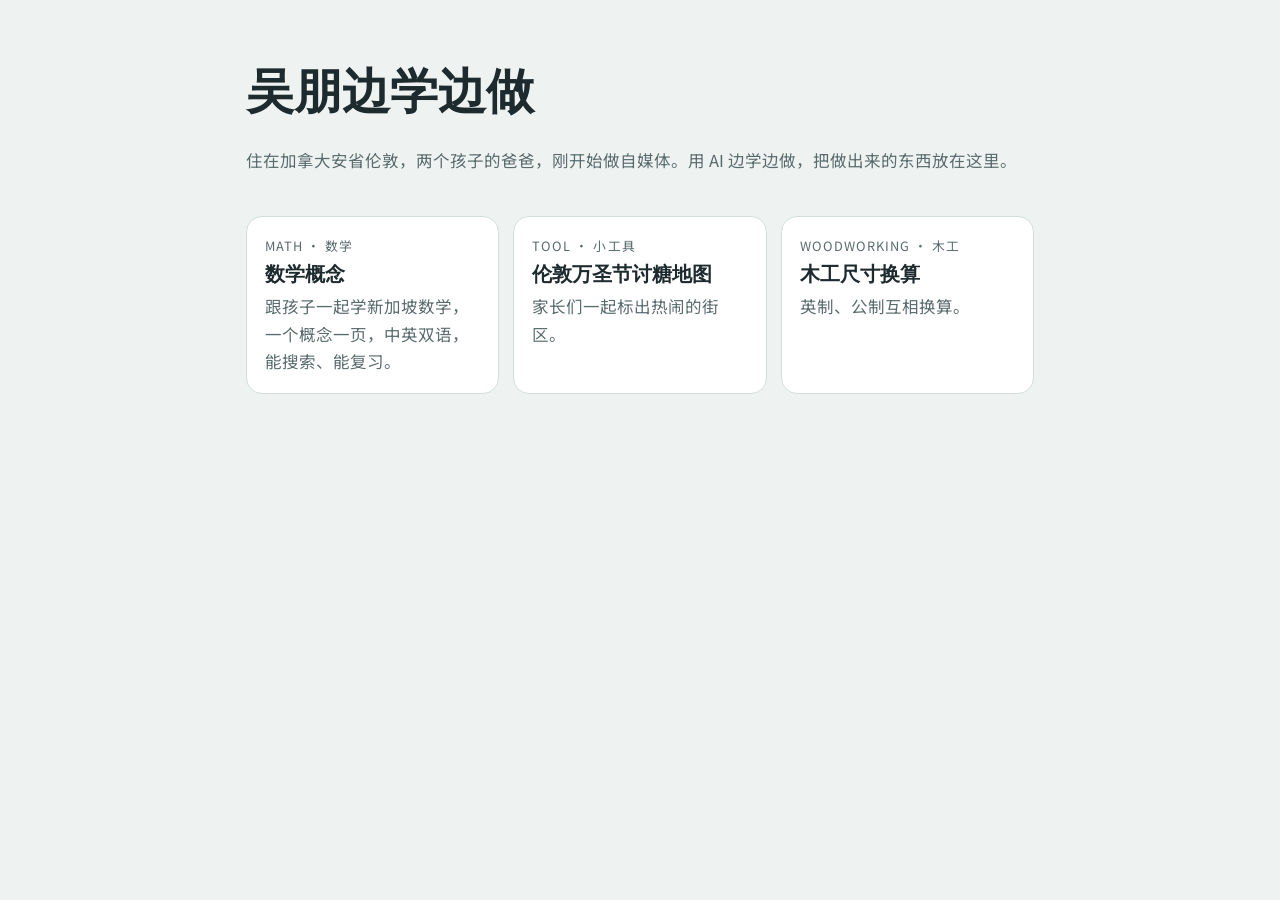
<file: index.html>
<!doctype html>
<html lang="zh">
<head>
<meta charset="utf-8">
<meta name="viewport" content="width=device-width, initial-scale=1, viewport-fit=cover">
<title>吴朋边学边做</title>
<link rel="preconnect" href="https://fonts.googleapis.com">
<link rel="stylesheet" href="https://fonts.googleapis.com/css2?family=Fredoka:wght@500;600&family=Noto+Sans+SC:wght@400;600&display=swap">
<link rel="stylesheet" href="assets/site.css">
<style>
.hero{margin:36px 0 26px;display:flex;flex-direction:column;gap:10px}
.hero h1{font-size:clamp(2.2rem,7vw,3rem)}
.grid{display:grid;grid-template-columns:repeat(auto-fit,minmax(230px,1fr));gap:14px}
.grid a{text-decoration:none;color:var(--ink);display:flex;flex-direction:column;gap:6px}
.grid a:hover{border-color:var(--a)}
.grid h2{font-size:1.25rem}
.tag{font-size:.8rem;letter-spacing:.08em;color:var(--muted);text-transform:uppercase}
</style>
</head>
<body>
<div class="wrap">
  <div class="hero">
    <h1>吴朋边学边做</h1>
    <p class="muted">住在加拿大安省伦敦，两个孩子的爸爸，刚开始做自媒体。用 AI 边学边做，把做出来的东西放在这里。</p>
  </div>
  <div class="grid">
    <a class="card" href="math/"><span class="tag">Math · 数学</span><h2>数学概念</h2><span class="muted">跟孩子一起学新加坡数学，一个概念一页，中英双语，能搜索、能复习。</span></a>
    <a class="card" href="london-trick-or-treat/"><span class="tag">Tool · 小工具</span><h2>伦敦万圣节讨糖地图</h2><span class="muted">家长们一起标出热闹的街区。</span></a>
    <a class="card" href="length-converter/"><span class="tag">Woodworking · 木工</span><h2>木工尺寸换算</h2><span class="muted">英制、公制互相换算。</span></a>
  </div>
</div>
</body>
</html>
</file>
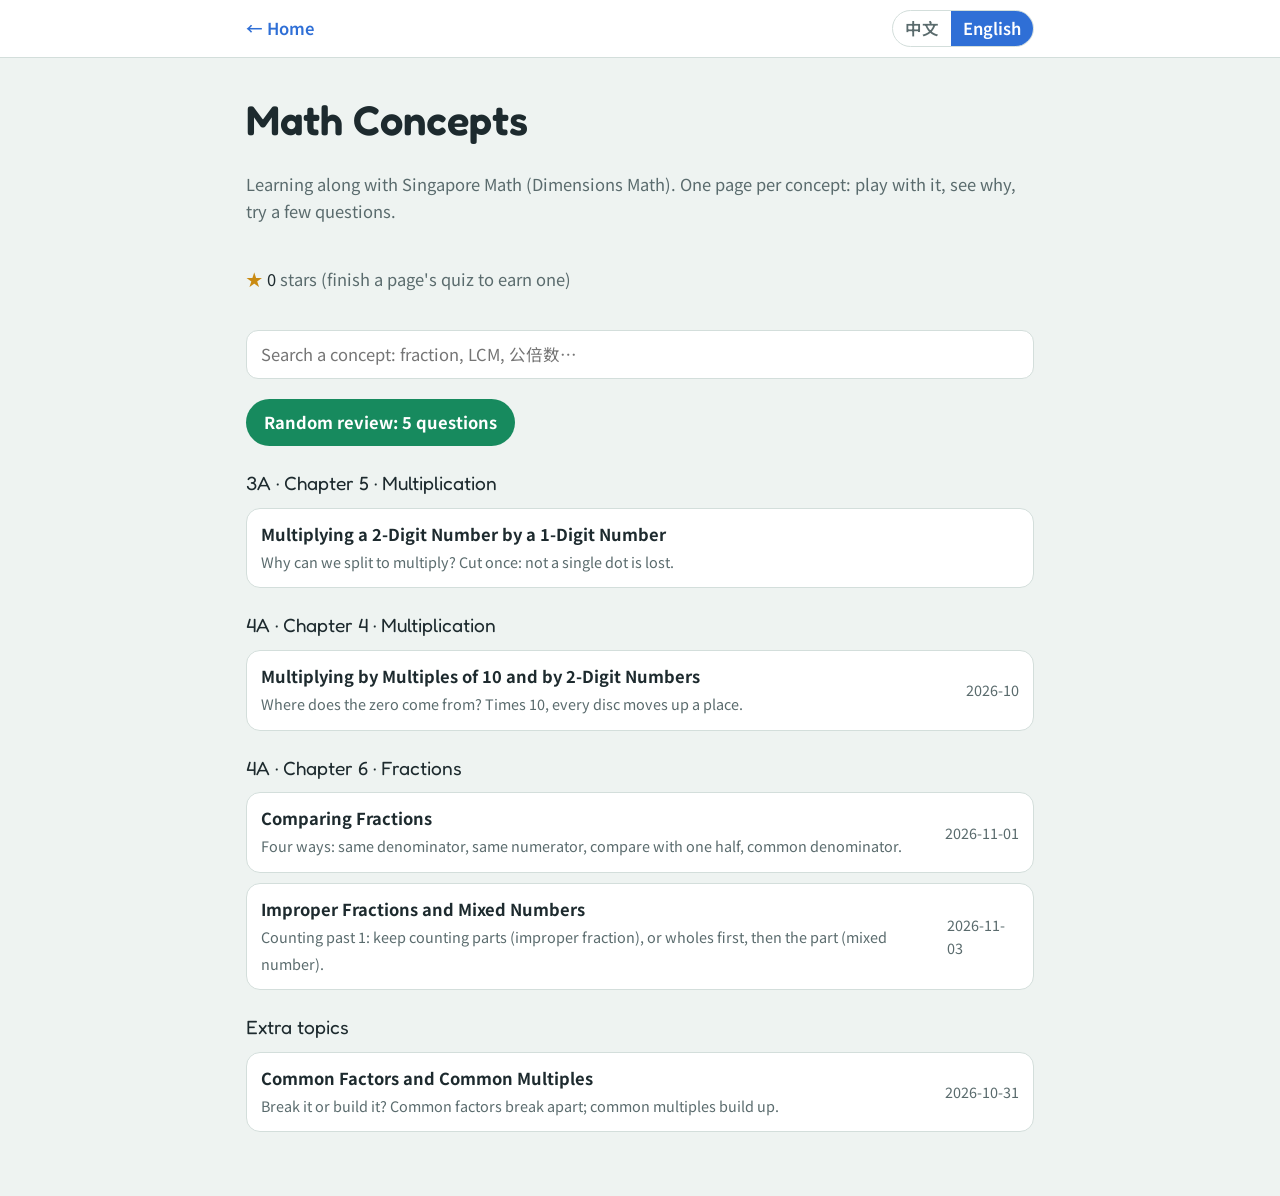
<file: math/index.html>
<!doctype html>
<html lang="zh">
<head>
<meta charset="utf-8">
<meta name="viewport" content="width=device-width, initial-scale=1, viewport-fit=cover">
<title>数学概念 · Math Concepts</title>
<link rel="preconnect" href="https://fonts.googleapis.com">
<link rel="stylesheet" href="https://fonts.googleapis.com/css2?family=Fredoka:wght@500;600&family=Nunito:wght@400;600;700&family=Noto+Sans+SC:wght@400;600&display=swap">
<link rel="stylesheet" href="../assets/site.css">
<style>
.hero{display:flex;flex-direction:column;gap:8px;margin:12px 0 20px}
.hero h1{font-size:clamp(1.9rem,6vw,2.6rem)}
.search{display:flex;gap:8px;margin:8px 0 20px}
.search input{flex:1;min-width:0;font:inherit;padding:10px 14px;border-radius:12px;border:1px solid var(--line);background:var(--paper);color:var(--ink)}
.row{display:flex;gap:10px;flex-wrap:wrap;align-items:center}
button.big{font:inherit;font-weight:700;border:0;border-radius:999px;padding:10px 18px;background:var(--both);color:#fff;cursor:pointer}
.chapter{margin:22px 0 8px;font-family:var(--display);font-size:1.2rem}
.list{display:grid;gap:10px}
.item{display:flex;justify-content:space-between;gap:12px;align-items:center;background:var(--paper);border:1px solid var(--line);border-radius:14px;padding:12px 14px;text-decoration:none;color:var(--ink)}
.item:hover{border-color:var(--a)}
.item .t{font-weight:700}
.item .s{font-size:.9rem;color:var(--muted)}
.review{margin-top:14px;display:none;flex-direction:column;gap:12px}
.q{border:1px solid var(--line);border-radius:12px;padding:12px;background:var(--paper)}
.q .opts{display:flex;gap:8px;flex-wrap:wrap;margin-top:8px}
.q button{font:inherit;border:1px solid var(--line);border-radius:999px;padding:5px 14px;background:var(--bg);color:var(--ink);cursor:pointer}
.fb{margin-top:8px;border-radius:10px;padding:8px 10px}
.fb.ok{background:var(--soft-both)} .fb.no{background:var(--soft-b)}
.empty{color:var(--muted);padding:12px}
</style>
</head>
<body>
<div class="topbar"><div class="in">
  <a href="../" data-zh="← 首页" data-en="← Home"></a>
  <span class="pill"><button id="lzh">中文</button><button id="len">English</button></span>
</div></div>
<div class="wrap">
  <div class="hero">
    <h1 data-zh="数学概念" data-en="Math Concepts"></h1>
    <p class="muted" data-zh="跟着新加坡数学（Dimensions Math）一起学。一个概念一页：动手玩、看懂为什么、做几道小题。" data-en="Learning along with Singapore Math (Dimensions Math). One page per concept: play with it, see why, try a few questions."></p>
    <p><span class="star">★</span> <span id="stars">0</span> <span class="muted" data-zh="颗星（做完一页的小测验点亮一颗）" data-en="stars (finish a page's quiz to earn one)"></span></p>
  </div>
  <div class="search"><input id="q" type="search" autocomplete="off"></div>
  <div class="row"><button class="big" id="rev" data-zh="随机复习 5 题" data-en="Random review: 5 questions"></button></div>
  <div class="review" id="review"></div>
  <div id="toc"></div>
</div>
<script>
let LANG = 'zh';
try { LANG = localStorage.getItem('lang') || (navigator.language.startsWith('zh') ? 'zh' : 'en'); } catch (e) {}
const qs = new URLSearchParams(location.search); if (qs.get('lang')) LANG = qs.get('lang');
let C = [], Q = {};
const T = (o) => (o && (o[LANG] ?? o.zh)) || '';
function stars() { let n = 0; for (const c of C) { try { if (localStorage.getItem('star:' + c.id)) n++; } catch (e) {} } return n; }
function setLang(l) {
  LANG = l; try { localStorage.setItem('lang', l); } catch (e) {}
  document.documentElement.lang = l;
  document.querySelectorAll('[data-zh]').forEach(el => el.textContent = el.dataset[l]);
  document.getElementById('lzh').className = l === 'zh' ? 'on' : '';
  document.getElementById('len').className = l === 'en' ? 'on' : '';
  document.getElementById('q').placeholder = l === 'zh' ? '搜一个概念：分数、公倍数、LCM、fraction…' : 'Search a concept: fraction, LCM, 公倍数…';
  render();
}
function render() {
  document.getElementById('stars').textContent = stars();
  const term = document.getElementById('q').value.trim().toLowerCase();
  const hit = c => !term || [c.zh, c.en, ...(c.terms || []), T(c.summary)].some(s => (s || '').toLowerCase().includes(term));
  const list = C.filter(hit);
  const groups = {};
  for (const c of list) { const k = c.book + '|' + c.chapter; (groups[k] = groups[k] || { c, items: [] }).items.push(c); }
  const keys = Object.keys(groups).sort();
  const toc = document.getElementById('toc');
  if (!list.length) { toc.innerHTML = `<p class="empty">${LANG === 'zh' ? '还没有这个概念。' : 'No concept found yet.'}</p>`; return; }
  toc.innerHTML = keys.map(k => {
    const g = groups[k], c0 = g.c;
    const head = c0.chapter ? `${c0.book} · ${LANG === 'zh' ? '第 ' + c0.chapter + ' 章' : 'Chapter ' + c0.chapter} · ${T(c0.chapterTitle)}` : T(c0.chapterTitle);
    return `<div class="chapter">${head}</div><div class="list">` + g.items.map(c => {
      let st = ''; try { if (localStorage.getItem('star:' + c.id)) st = ' <span class="star">★</span>'; } catch (e) {}
      return `<a class="item" href="concepts/${c.id}.${LANG}.html"><span><span class="t">${LANG === 'zh' ? c.zh : c.en}${st}</span><br><span class="s">${T(c.summary)}</span></span><span class="s">${(c.learned || []).slice(-1)[0] || ''}</span></a>`;
    }).join('') + '</div>';
  }).join('');
}
function review() {
  const pool = [];
  for (const [id, arr] of Object.entries(Q)) arr.forEach(x => pool.push(x));
  const pick = pool.sort(() => Math.random() - 0.5).slice(0, 5);
  const box = document.getElementById('review'); box.style.display = 'flex';
  box.innerHTML = pick.map((x, i) => `<div class="q" data-i="${i}"><b>${i + 1}.</b> ${T(x.q)}<div class="opts">${x.choices.map((c, j) => `<button data-j="${j}">${T(c)}</button>`).join('')}</div><div class="fb" hidden></div></div>`).join('');
  box.onclick = e => {
    const b = e.target.closest('button[data-j]'); if (!b) return;
    const qd = b.closest('.q'), x = pick[+qd.dataset.i], ok = +b.dataset.j === x.answer;
    const fb = qd.querySelector('.fb'); fb.hidden = false; fb.className = 'fb ' + (ok ? 'ok' : 'no');
    fb.textContent = (ok ? (LANG === 'zh' ? '对了！' : 'Right! ') : (LANG === 'zh' ? '再想想：' : 'Think again: ')) + (ok ? T(x.why) : '');
  };
}
document.getElementById('lzh').onclick = () => setLang('zh');
document.getElementById('len').onclick = () => setLang('en');
document.getElementById('q').oninput = render;
document.getElementById('rev').onclick = review;
Promise.all([fetch('data/concepts.json').then(r => r.json()), fetch('data/quiz.json').then(r => r.json())])
  .then(([c, q]) => { C = c; Q = q; setLang(LANG); })
  .catch(() => { document.getElementById('toc').innerHTML = '<p class="empty">Could not load the list.</p>'; });
setLang(LANG);
</script>
</body>
</html>
</file>
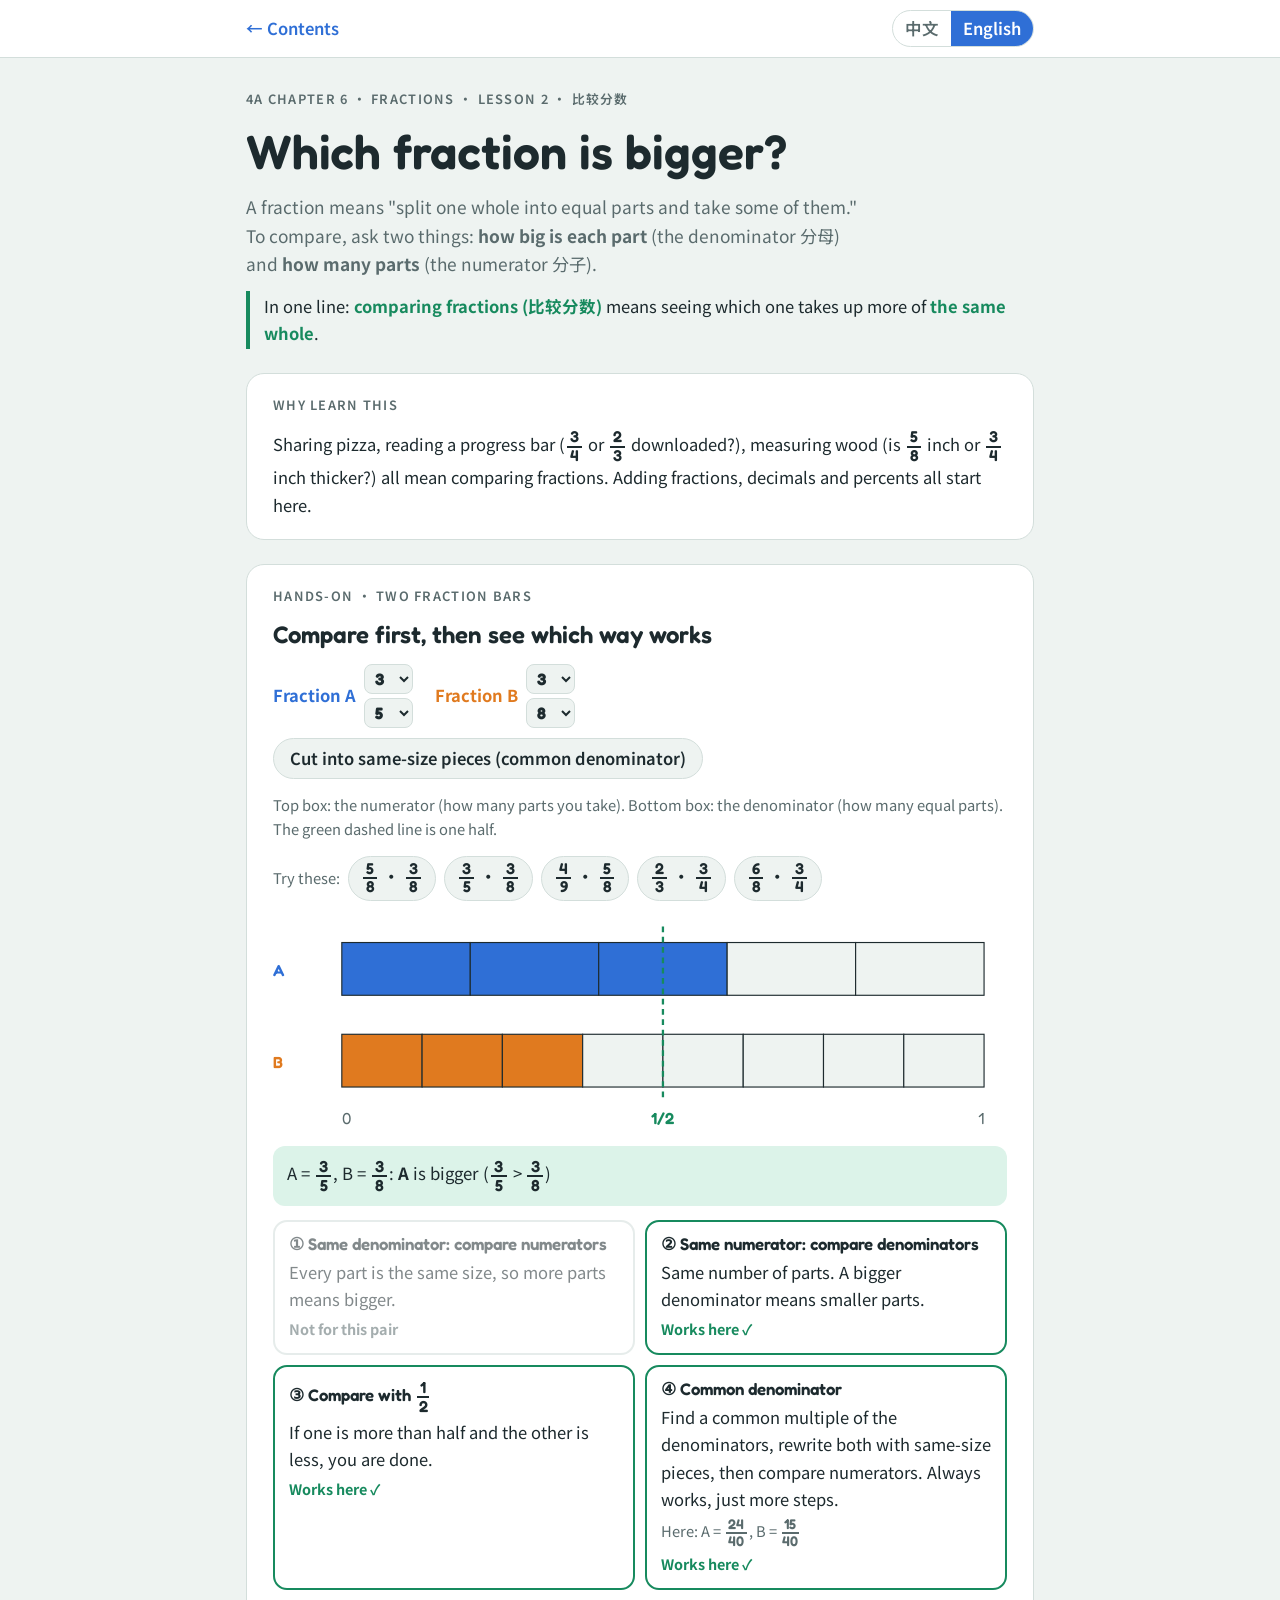
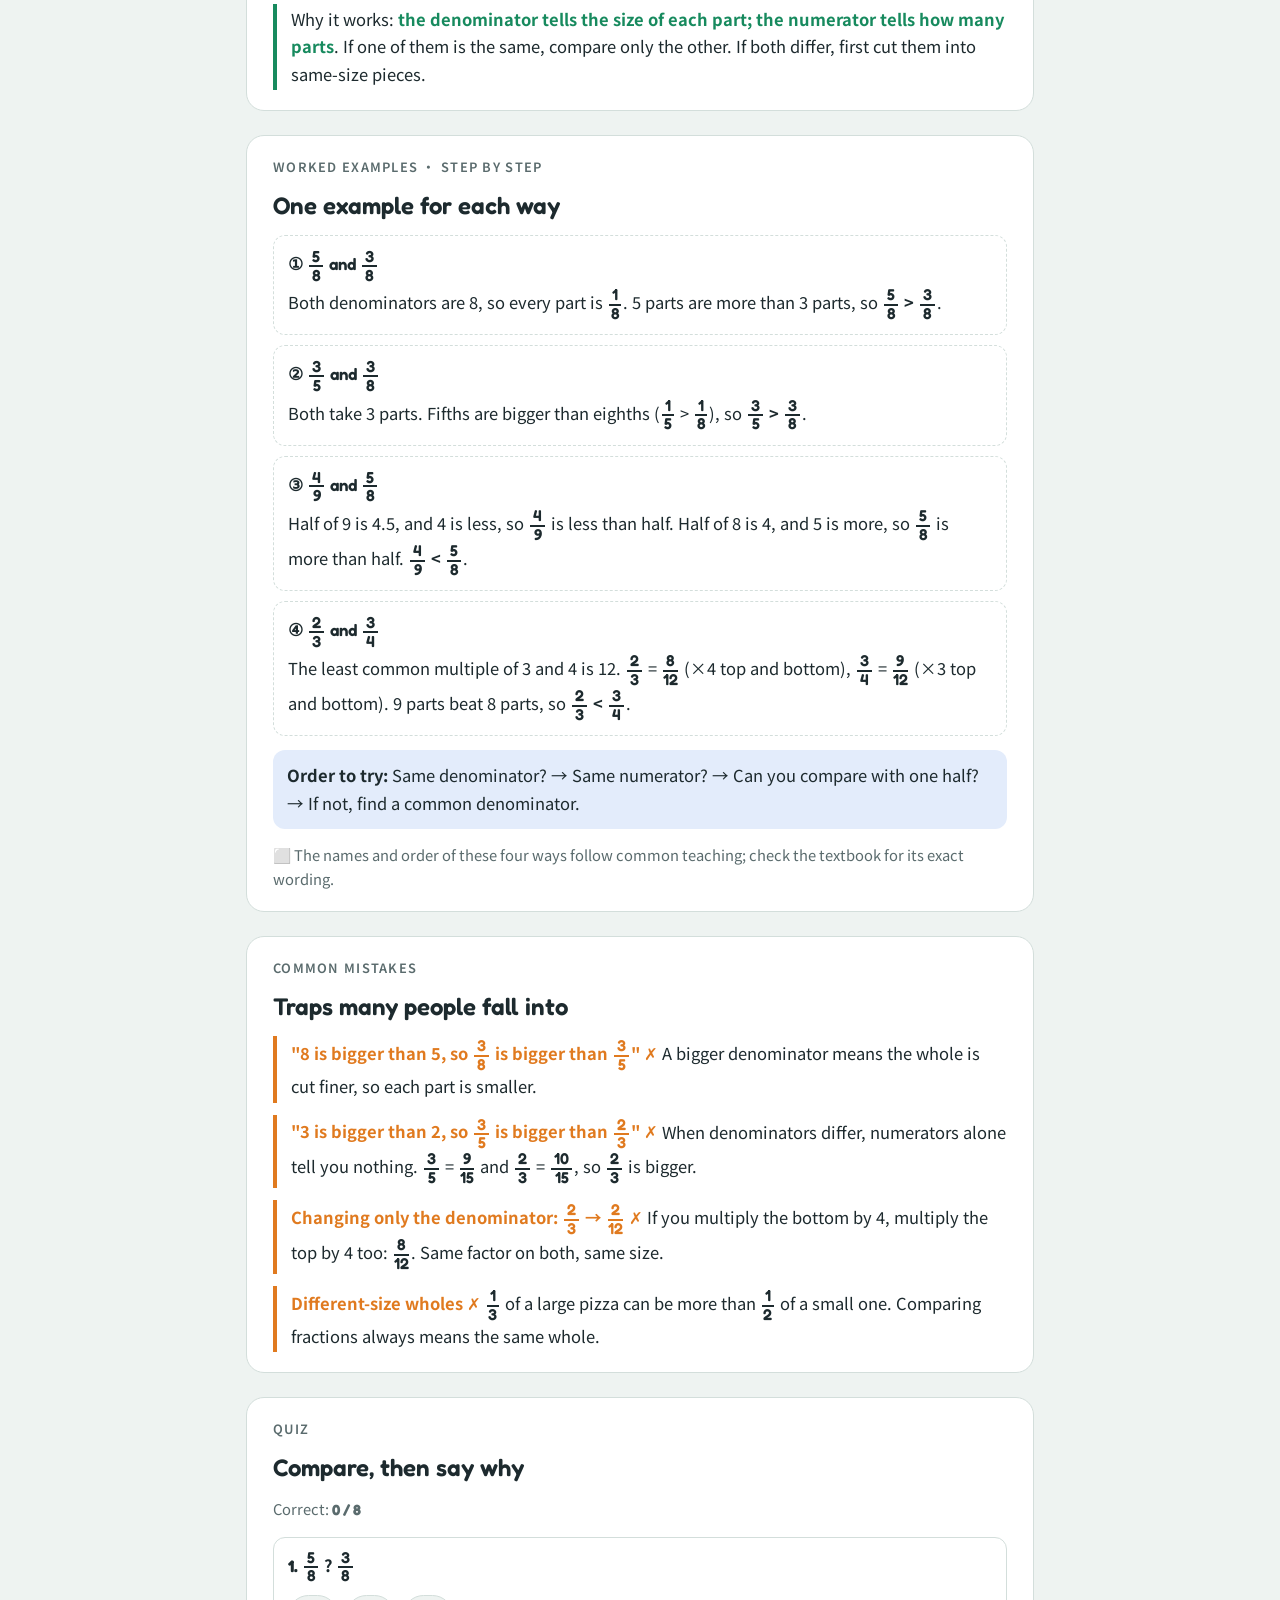
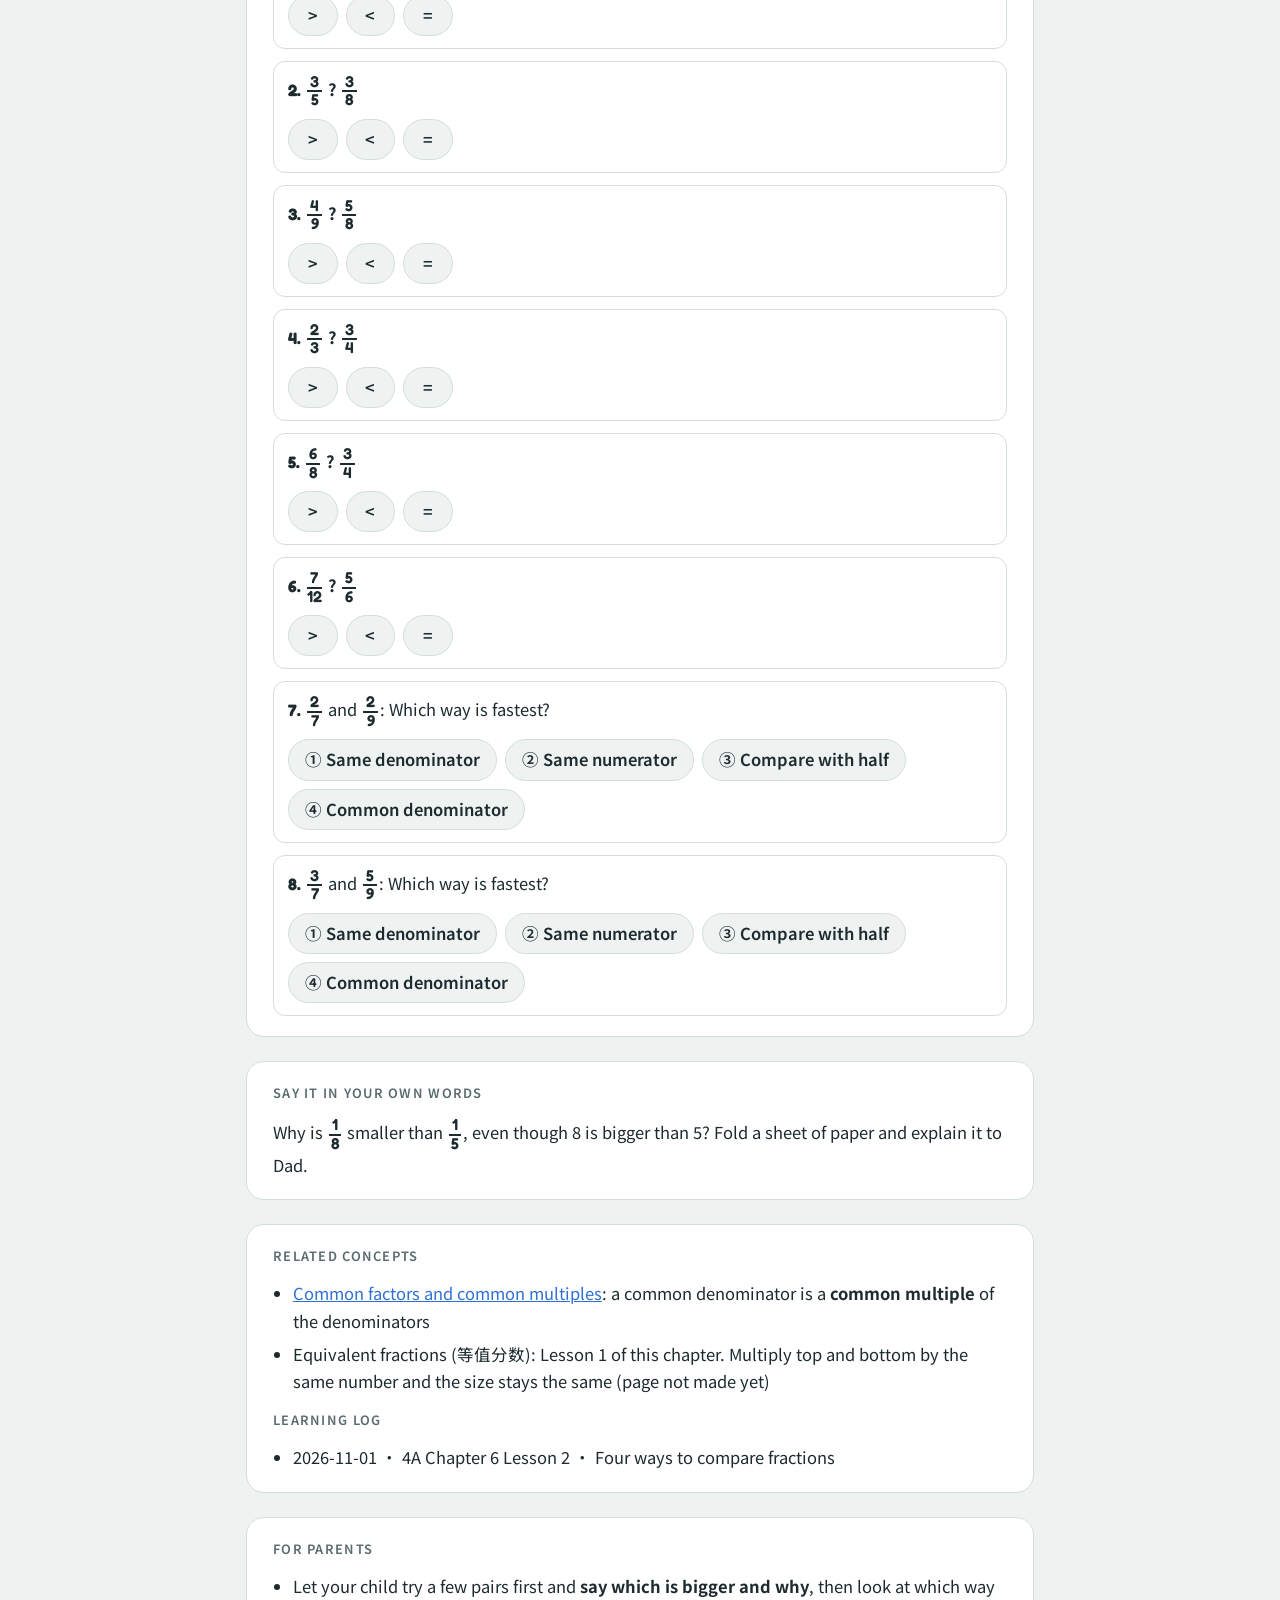
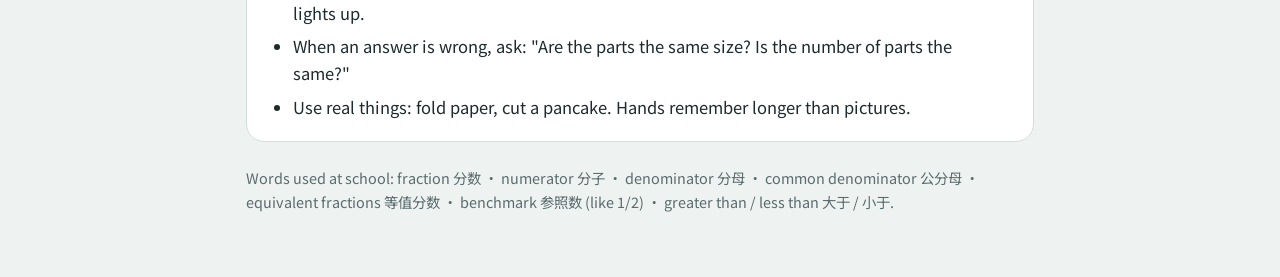
<file: math/concepts/comparing-fractions.en.html>
<!doctype html>
<html lang="en">
<head>
<meta charset="utf-8">
<meta name="viewport" content="width=device-width, initial-scale=1, viewport-fit=cover">
<title>Comparing Fractions</title>
<link rel="preconnect" href="https://fonts.googleapis.com">
<link rel="preconnect" href="https://fonts.gstatic.com" crossorigin>
<link rel="stylesheet" href="https://fonts.googleapis.com/css2?family=Fredoka:wght@500;600&family=ZCOOL+KuaiLe&family=Nunito:wght@400;600;700&family=Noto+Sans+SC:wght@400;600&display=swap">
<link rel="stylesheet" href="../../assets/site.css">
<style>
/* One column like a workbook: play with two fraction bars first, then the four ways, then mistakes and a quiz. */
.wrap{display:flex;flex-direction:column;gap:24px}
h1{font-size:clamp(2rem,7vw,3rem)}
h2{font-size:1.5rem}
p{margin:0}
.eyebrow{font-size:.8rem;letter-spacing:.1em;text-transform:uppercase;color:var(--muted);font-weight:600}
header{display:flex;flex-direction:column;gap:12px;padding-top:6px}
header .lead{font-size:1.08rem;color:var(--muted);max-width:62ch}
section{background:var(--paper);border:1px solid var(--line);border-radius:18px;padding:20px clamp(16px,4vw,26px);display:flex;flex-direction:column;gap:14px}
.why{border-left:4px solid var(--both);padding:2px 0 2px 14px}
.why b{color:var(--both)}
.ca{color:var(--a)} .cb{color:var(--b)} .cboth{color:var(--both)}
.num{font-family:"Fredoka",ui-rounded,system-ui,sans-serif;font-variant-numeric:tabular-nums}
.fr{display:inline-flex;flex-direction:column;align-items:center;vertical-align:middle;line-height:1.05;font-family:"Fredoka",ui-rounded,system-ui,sans-serif;font-weight:600;margin:0 .12em;font-size:.95em}
.fr span:first-child{border-bottom:2px solid currentColor;padding:0 .2em}
.controls{display:flex;flex-wrap:wrap;gap:10px 22px;align-items:center}
.pick{display:flex;align-items:center;gap:8px;font-weight:700}
.pick .stack{display:inline-flex;flex-direction:column;gap:4px}
select{font:inherit;font-family:"Fredoka",system-ui,sans-serif;padding:3px 6px;border-radius:8px;border:1px solid var(--line);background:var(--bg);color:var(--ink)}
button{font:inherit;font-weight:600;cursor:pointer;border-radius:999px;border:1px solid var(--line);background:var(--bg);color:var(--ink);padding:6px 16px}
button:hover{border-color:var(--a)}
button.on,button.primary{background:var(--a);color:var(--paper);border-color:var(--a)}
.presets{display:flex;flex-wrap:wrap;gap:8px;align-items:center}
.presets button{padding:4px 12px}
svg{display:block;width:100%;height:auto}
svg text{font-family:"Fredoka",system-ui,sans-serif;fill:var(--muted);font-size:14px}
.pa{fill:var(--a)} .pb{fill:var(--b)} .pe{fill:var(--bg)}
.edge{fill:none;stroke:var(--ink);stroke-width:1.2}
.half{stroke:var(--both);stroke-width:2;stroke-dasharray:5 4}
text.hl{fill:var(--both);font-weight:600}
.result{background:var(--soft-both);border-radius:12px;padding:12px 14px;font-size:1.05rem}
.methods{display:grid;grid-template-columns:1fr 1fr;gap:10px}
.m{border:2px solid var(--line);border-radius:14px;padding:12px 14px;display:flex;flex-direction:column;gap:4px;min-width:0;opacity:.55;transition:opacity .2s,border-color .2s}
.m.yes{opacity:1;border-color:var(--both)}
.m h3{font-size:1.05rem}
.m .st{font-size:.9rem;font-weight:700;color:var(--muted)}
.m.yes .st{color:var(--both)}
@media (max-width:560px){.methods{grid-template-columns:1fr}}
.steps{display:grid;gap:10px}
.step{border:1px dashed var(--line);border-radius:12px;padding:12px 14px}
.step h3{font-size:1.05rem;margin-bottom:4px}
.order{background:var(--soft-a);border-radius:12px;padding:12px 14px}
.err{border-left:4px solid var(--b);padding:2px 0 2px 14px}
.err b{color:var(--b)}
.quiz{display:flex;flex-direction:column;gap:12px}
.q{border:1px solid var(--line);border-radius:12px;padding:12px 14px;display:flex;flex-direction:column;gap:10px}
.q .btns{display:flex;gap:8px;flex-wrap:wrap}
.q .btns button{min-width:3em}
.fb{border-radius:10px;padding:8px 12px}
.fb.ok{background:var(--soft-both)} .fb.no{background:var(--soft-b)}
.note{color:var(--muted);font-size:.92rem}
ul{margin:0;padding-left:1.2em;display:flex;flex-direction:column;gap:6px}
footer{color:var(--muted);font-size:.9rem}
</style>
</head>
<body>
<div class="topbar"><div class="in">
  <a id="back" href="../index.html?lang=en"></a>
  <span class="pill"><a id="tozh" href="comparing-fractions.zh.html">中文</a><a id="toen" href="comparing-fractions.en.html">English</a></span>
</div></div>

<div class="wrap">
<header>
  <span class="eyebrow" data-t="eyebrow"></span>
  <h1 data-t="h1"></h1>
  <p class="lead" data-t="lead"></p>
  <p class="why" data-t="oneLine"></p>
</header>

<section>
  <span class="eyebrow" data-t="whyEye"></span>
  <p data-t="whyText"></p>
</section>

<section>
  <span class="eyebrow" data-t="playEye"></span>
  <h2 data-t="playH"></h2>
  <div class="controls">
    <span class="pick ca"><span data-t="fa"></span><span class="stack"><select id="na" aria-label="A numerator"></select><select id="da" aria-label="A denominator"></select></span></span>
    <span class="pick cb"><span data-t="fb"></span><span class="stack"><select id="nb" aria-label="B numerator"></select><select id="db" aria-label="B denominator"></select></span></span>
    <button id="cut" data-t="cut"></button>
  </div>
  <p class="note" data-t="pickNote"></p>
  <div class="presets"><span class="note" data-t="tryThese"></span><span id="presets" style="display:contents"></span></div>
  <svg id="bars" viewBox="0 0 640 190" role="img"></svg>
  <div class="result" id="result"></div>
  <div class="methods" id="methods"></div>
  <p class="why" data-t="playWhy"></p>
</section>

<section>
  <span class="eyebrow" data-t="exEye"></span>
  <h2 data-t="exH"></h2>
  <div class="steps" id="steps"></div>
  <div class="order" data-t="order"></div>
  <p class="note" data-t="bookNote"></p>
</section>

<section>
  <span class="eyebrow" data-t="errEye"></span>
  <h2 data-t="errH"></h2>
  <div id="errs" style="display:flex;flex-direction:column;gap:12px"></div>
</section>

<section>
  <span class="eyebrow" data-t="quizEye"></span>
  <h2 data-t="quizH"></h2>
  <p class="note"><span data-t="score"></span> <b class="num" id="score">0 / 8</b></p>
  <div class="quiz" id="quiz"></div>
</section>

<section>
  <span class="eyebrow" data-t="sayEye"></span>
  <p data-t="say"></p>
</section>

<section>
  <span class="eyebrow" data-t="relEye"></span>
  <ul id="rel"></ul>
  <span class="eyebrow" data-t="logEye"></span>
  <ul id="log"></ul>
</section>

<section>
  <span class="eyebrow" data-t="parentEye"></span>
  <ul id="parent"></ul>
</section>

<footer data-t="foot"></footer>
</div>

<script>
const LANG = document.documentElement.lang === 'en' ? 'en' : 'zh';
const ID = 'comparing-fractions';
/* {a/b} in any string becomes a stacked fraction */
const S = {
zh: {
  back: '← 目录',
  eyebrow: '4A 第 6 章 · 分数 · 第 2 课 · Comparing Fractions',
  h1: '两个分数，谁更大？',
  lead: '分数是「把一个整体平均分，取其中几份」。比大小只要问两件事：<b>每一份有多大</b>（看分母 denominator），<b>取了几份</b>（看分子 numerator）。',
  oneLine: '一句话：<b>比较分数（compare fractions）</b>，就是看在<b>同一个整体</b>里，谁占得多。',
  whyEye: '为什么要学',
  whyText: '分披萨、看进度条（下载了 {3/4} 还是 {2/3}？）、量木料（{5/8} 英寸和 {3/4} 英寸哪个厚？）都要比分数。后面学分数加减、小数、百分数，都从这里开始。',
  playEye: '动手 · 两条分数条',
  playH: '先比一比，再看能用哪种方法',
  fa: '分数 A', fb: '分数 B',
  cut: '切成一样大的小块（通分）',
  pickNote: '上面一格选分子（取几份），下面一格选分母（平均分成几份）。绿色虚线是一半。',
  tryThese: '试试这几组：',
  playWhy: '为什么这样想：<b>分母管「每份多大」，分子管「有几份」</b>。两样里有一样相同，就只比另一样；都不同，就先把它们切成一样大的小块。',
  bigger: (A, B) => `<b>${A}</b> 更大`,
  equal: '一样大',
  res: (a, b, word, sym) => `A = ${a}，B = ${b}：${word}（${a} ${sym} ${b}）`,
  m: [
    ['① 分母相同，比分子', '每一份一样大，份数多的就大。'],
    ['② 分子相同，比分母', '份数一样多，分母越大，每份越小。'],
    ['③ 跟 {1/2} 比', '一个比一半多、一个比一半少，马上分出来。'],
    ['④ 通分：变成同分母', '找两个分母的公倍数，都换成一样大的小块，再比分子。哪组都能用，就是最费事。']
  ],
  yes: '这组能用 ✓', no: '这组用不上',
  conv: (a, b) => `这组：A = ${a}，B = ${b}`,
  exEye: '例题 · 一步一步',
  exH: '四种方法，各来一道',
  steps: [
    ['① {5/8} 和 {3/8}', '分母都是 8，每份都是 {1/8}。5 份比 3 份多，所以 <b>{5/8} &gt; {3/8}</b>。'],
    ['② {3/5} 和 {3/8}', '都取 3 份。分成 5 份，每份比分成 8 份的大（{1/5} &gt; {1/8}），所以 <b>{3/5} &gt; {3/8}</b>。'],
    ['③ {4/9} 和 {5/8}', '9 的一半是 4.5，4 比 4.5 小，所以 {4/9} 不到一半；8 的一半是 4，5 比 4 大，所以 {5/8} 超过一半。<b>{4/9} &lt; {5/8}</b>。'],
    ['④ {2/3} 和 {3/4}', '3 和 4 的最小公倍数是 12。{2/3} = {8/12}（上下都乘 4），{3/4} = {9/12}（上下都乘 3）。9 份比 8 份多，所以 <b>{2/3} &lt; {3/4}</b>。']
  ],
  order: '<b>先后顺序：</b>分母一样吗？→ 分子一样吗？→ 能不能跟一半比？→ 都不行，就通分。',
  bookNote: '⬜ 这四种方法的名字和顺序是按常见讲法整理的，以课本为准。',
  errEye: '常见错误',
  errH: '这几个坑，很多人踩过',
  errs: [
    '<b>「8 比 5 大，所以 {3/8} 比 {3/5} 大」✗</b> 分母大，说明切得碎，每一块反而小。',
    '<b>「3 比 2 大，所以 {3/5} 比 {2/3} 大」✗</b> 分母不一样时，只看分子不算数。通分：{3/5} = {9/15}，{2/3} = {10/15}，其实 {2/3} 更大。',
    '<b>通分只改分母：{2/3} → {2/12} ✗</b> 分母乘 4，分子也要乘 4，是 {8/12}。上下一起乘，大小才不变。',
    '<b>整体不一样大，不能直接比 ✗</b> 大披萨的 {1/3} 可能比小披萨的 {1/2} 还多。比较分数，说的都是同一个整体。'
  ],
  quizEye: '小测验', quizH: '先比，再说为什么', score: '答对：',
  mq: '最快用哪种方法？',
  mchoices: ['① 分母相同', '② 分子相同', '③ 跟一半比', '④ 通分'],
  right: '对了！', again: '再想想：',
  sayEye: '用你自己的话说一说',
  say: '为什么 {1/8} 比 {1/5} 小，可 8 明明比 5 大？拿一张纸折一折，讲给爸爸听。',
  relEye: '相关概念',
  rel: ['<a href="factors-multiples.zh.html">公因数与公倍数</a>：通分要找两个分母的<b>公倍数</b>', '等值分数（equivalent fractions）：本章第 1 课，上下同乘一个数，大小不变（页面还没做）'],
  logEye: '学习记录',
  log: ['2026-11-01 · 4A 第 6 章 第 2 课 · 比较分数的四种方法'],
  star: '小测验已得 ★',
  parentEye: '写给爸爸妈妈',
  parent: ['先让孩子随便拖两组分数，<b>说出谁大、为什么</b>，再看下面亮起的方法。', '做错时别急着讲，问一句：「每一份一样大吗？份数一样多吗？」', '拿真东西：一张纸对折几次、一块饼切几刀，比画图记得牢。'],
  foot: '学校里常见的英文：fraction 分数 · numerator 分子 · denominator 分母 · common denominator 公分母 · equivalent fractions 等值分数 · benchmark 参照数（如 1/2）· greater than / less than 大于 / 小于。'
},
en: {
  back: '← Contents',
  eyebrow: '4A Chapter 6 · Fractions · Lesson 2 · 比较分数',
  h1: 'Which fraction is bigger?',
  lead: 'A fraction means "split one whole into equal parts and take some of them." To compare, ask two things: <b>how big is each part</b> (the denominator 分母) and <b>how many parts</b> (the numerator 分子).',
  oneLine: 'In one line: <b>comparing fractions (比较分数)</b> means seeing which one takes up more of <b>the same whole</b>.',
  whyEye: 'Why learn this',
  whyText: 'Sharing pizza, reading a progress bar ({3/4} or {2/3} downloaded?), measuring wood (is {5/8} inch or {3/4} inch thicker?) all mean comparing fractions. Adding fractions, decimals and percents all start here.',
  playEye: 'Hands-on · two fraction bars',
  playH: 'Compare first, then see which way works',
  fa: 'Fraction A', fb: 'Fraction B',
  cut: 'Cut into same-size pieces (common denominator)',
  pickNote: 'Top box: the numerator (how many parts you take). Bottom box: the denominator (how many equal parts). The green dashed line is one half.',
  tryThese: 'Try these:',
  playWhy: 'Why it works: <b>the denominator tells the size of each part; the numerator tells how many parts</b>. If one of them is the same, compare only the other. If both differ, first cut them into same-size pieces.',
  bigger: (A, B) => `<b>${A}</b> is bigger`,
  equal: 'they are equal',
  res: (a, b, word, sym) => `A = ${a}, B = ${b}: ${word} (${a} ${sym} ${b})`,
  m: [
    ['① Same denominator: compare numerators', 'Every part is the same size, so more parts means bigger.'],
    ['② Same numerator: compare denominators', 'Same number of parts. A bigger denominator means smaller parts.'],
    ['③ Compare with {1/2}', 'If one is more than half and the other is less, you are done.'],
    ['④ Common denominator', 'Find a common multiple of the denominators, rewrite both with same-size pieces, then compare numerators. Always works, just more steps.']
  ],
  yes: 'Works here ✓', no: 'Not for this pair',
  conv: (a, b) => `Here: A = ${a}, B = ${b}`,
  exEye: 'Worked examples · step by step',
  exH: 'One example for each way',
  steps: [
    ['① {5/8} and {3/8}', 'Both denominators are 8, so every part is {1/8}. 5 parts are more than 3 parts, so <b>{5/8} &gt; {3/8}</b>.'],
    ['② {3/5} and {3/8}', 'Both take 3 parts. Fifths are bigger than eighths ({1/5} &gt; {1/8}), so <b>{3/5} &gt; {3/8}</b>.'],
    ['③ {4/9} and {5/8}', 'Half of 9 is 4.5, and 4 is less, so {4/9} is less than half. Half of 8 is 4, and 5 is more, so {5/8} is more than half. <b>{4/9} &lt; {5/8}</b>.'],
    ['④ {2/3} and {3/4}', 'The least common multiple of 3 and 4 is 12. {2/3} = {8/12} (×4 top and bottom), {3/4} = {9/12} (×3 top and bottom). 9 parts beat 8 parts, so <b>{2/3} &lt; {3/4}</b>.']
  ],
  order: '<b>Order to try:</b> Same denominator? → Same numerator? → Can you compare with one half? → If not, find a common denominator.',
  bookNote: '⬜ The names and order of these four ways follow common teaching; check the textbook for its exact wording.',
  errEye: 'Common mistakes',
  errH: 'Traps many people fall into',
  errs: [
    '<b>"8 is bigger than 5, so {3/8} is bigger than {3/5}" ✗</b> A bigger denominator means the whole is cut finer, so each part is smaller.',
    '<b>"3 is bigger than 2, so {3/5} is bigger than {2/3}" ✗</b> When denominators differ, numerators alone tell you nothing. {3/5} = {9/15} and {2/3} = {10/15}, so {2/3} is bigger.',
    '<b>Changing only the denominator: {2/3} → {2/12} ✗</b> If you multiply the bottom by 4, multiply the top by 4 too: {8/12}. Same factor on both, same size.',
    '<b>Different-size wholes ✗</b> {1/3} of a large pizza can be more than {1/2} of a small one. Comparing fractions always means the same whole.'
  ],
  quizEye: 'Quiz', quizH: 'Compare, then say why', score: 'Correct:',
  mq: 'Which way is fastest?',
  mchoices: ['① Same denominator', '② Same numerator', '③ Compare with half', '④ Common denominator'],
  right: 'Right! ', again: 'Think again: ',
  sayEye: 'Say it in your own words',
  say: 'Why is {1/8} smaller than {1/5}, even though 8 is bigger than 5? Fold a sheet of paper and explain it to Dad.',
  relEye: 'Related concepts',
  rel: ['<a href="factors-multiples.en.html">Common factors and common multiples</a>: a common denominator is a <b>common multiple</b> of the denominators', 'Equivalent fractions (等值分数): Lesson 1 of this chapter. Multiply top and bottom by the same number and the size stays the same (page not made yet)'],
  logEye: 'Learning log',
  log: ['2026-11-01 · 4A Chapter 6 Lesson 2 · Four ways to compare fractions'],
  star: 'Quiz star earned ★',
  parentEye: 'For parents',
  parent: ['Let your child try a few pairs first and <b>say which is bigger and why</b>, then look at which way lights up.', 'When an answer is wrong, ask: "Are the parts the same size? Is the number of parts the same?"', 'Use real things: fold paper, cut a pancake. Hands remember longer than pictures.'],
  foot: 'Words used at school: fraction 分数 · numerator 分子 · denominator 分母 · common denominator 公分母 · equivalent fractions 等值分数 · benchmark 参照数 (like 1/2) · greater than / less than 大于 / 小于.'
}}[LANG];

const $ = s => document.querySelector(s);
const fr = (n, d) => `<span class="fr"><span>${n}</span><span>${d}</span></span>`;
const F = s => s.replace(/\{(\d+)\/(\d+)\}/g, (_, n, d) => fr(n, d));
const gcd = (a, b) => b ? gcd(b, a % b) : a;
const lcm = (a, b) => a / gcd(a, b) * b;

document.querySelectorAll('[data-t]').forEach(e => e.innerHTML = F(S[e.dataset.t]));
$('#back').textContent = S.back;
$(LANG === 'zh' ? '#tozh' : '#toen').classList.add('on');
for (const a of ['#tozh', '#toen']) $(a).addEventListener('click', () => { try { localStorage.setItem('lang', a === '#tozh' ? 'zh' : 'en'); } catch (e) {} });

/* bars */
let cut = false;
function fillNum(sel, d, keep) {
  sel.innerHTML = '';
  for (let i = 0; i <= d; i++) sel.append(new Option(i, i));
  sel.value = Math.min(keep, d);
}
for (const id of ['#da', '#db']) for (let d = 1; d <= 12; d++) $(id).append(new Option(d, d));
function setPair(na, da, nb, db) {
  $('#da').value = da; $('#db').value = db;
  fillNum($('#na'), da, na); fillNum($('#nb'), db, nb);
  render();
}
function bar(y, n, d, k, cls, label) {
  const x0 = 60, W = 560, H = 46, pieces = d * k, w = W / pieces;
  let s = `<text x="0" y="${y + 29}" class="${cls === 'pa' ? 'ca' : 'cb'}" style="fill:var(--${cls === 'pa' ? 'a' : 'b'});font-weight:600">${label}</text>`;
  for (let i = 0; i < pieces; i++) s += `<rect x="${x0 + i * w}" y="${y}" width="${w}" height="${H}" class="${i < n * k ? cls : 'pe'}" stroke="var(--ink)" stroke-width="1"/>`;
  return s;
}
function render() {
  const na = +$('#na').value, da = +$('#da').value, nb = +$('#nb').value, db = +$('#db').value;
  const L = lcm(da, db), ka = cut ? L / da : 1, kb = cut ? L / db : 1;
  const fa = cut ? `${na * ka}/${L}` : `${na}/${da}`, fb2 = cut ? `${nb * kb}/${L}` : `${nb}/${db}`;
  let s = bar(24, na, da, ka, 'pa', 'A') + bar(104, nb, db, kb, 'pb', 'B');
  s += `<line x1="340" y1="10" x2="340" y2="160" class="half"/><text x="340" y="182" text-anchor="middle" class="hl">1/2</text>`;
  s += `<text x="60" y="182">0</text><text x="620" y="182" text-anchor="end">1</text>`;
  $('#bars').innerHTML = s;
  $('#bars').setAttribute('aria-label', `A ${fa}, B ${fb2}`);
  const c = na * db - nb * da;
  const A = fr(na, da), B = fr(nb, db);
  const word = c > 0 ? S.bigger('A', 'B') : c < 0 ? S.bigger('B', 'A') : `<b>${S.equal}</b>`;
  $('#result').innerHTML = S.res(A, B, word, c > 0 ? '&gt;' : c < 0 ? '&lt;' : '=');
  const sideA = Math.sign(2 * na - da), sideB = Math.sign(2 * nb - db);
  const ok = [da === db, na === nb && na > 0, sideA !== sideB, true];
  $('#methods').innerHTML = S.m.map(([h, t], i) => `<div class="m${ok[i] ? ' yes' : ''}"><h3>${F(h)}</h3><p>${F(t)}</p>` +
    (i === 3 ? `<p class="note">${S.conv(fr(na * L / da, L), fr(nb * L / db, L))}</p>` : '') +
    `<span class="st">${ok[i] ? S.yes : S.no}</span></div>`).join('');
  $('#cut').classList.toggle('on', cut);
}
for (const id of ['#da', '#db']) $(id).addEventListener('change', () => { const n = id === '#da' ? '#na' : '#nb'; fillNum($(n), +$(id).value, +$(n).value); render(); });
for (const id of ['#na', '#nb']) $(id).addEventListener('change', render);
$('#cut').addEventListener('click', () => { cut = !cut; render(); });
const PRE = [[5, 8, 3, 8], [3, 5, 3, 8], [4, 9, 5, 8], [2, 3, 3, 4], [6, 8, 3, 4]];
$('#presets').innerHTML = PRE.map((p, i) => `<button data-i="${i}">${fr(p[0], p[1])} · ${fr(p[2], p[3])}</button>`).join('');
$('#presets').addEventListener('click', e => { const b = e.target.closest('button'); if (!b) return; const p = PRE[+b.dataset.i]; setPair(...p); });

/* examples, mistakes, lists */
$('#steps').innerHTML = S.steps.map(([h, t]) => `<div class="step"><h3>${F(h)}</h3><p>${F(t)}</p></div>`).join('');
$('#errs').innerHTML = S.errs.map(t => `<p class="err">${F(t)}</p>`).join('');
$('#rel').innerHTML = S.rel.map(t => `<li>${F(t)}</li>`).join('');
$('#parent').innerHTML = S.parent.map(t => `<li>${F(t)}</li>`).join('');
function renderLog() {
  let st = false; try { st = !!localStorage.getItem('star:' + ID); } catch (e) {}
  $('#log').innerHTML = S.log.map(t => `<li>${t}${st ? ' · <span class="star">' + S.star + '</span>' : ''}</li>`).join('');
}

/* quiz: c = compare (answer index into > < =), m = which method */
const QZ = [
  { t: 'c', a: [5, 8], b: [3, 8], k: 0, why: { zh: '分母相同，5 份比 3 份多。', en: 'Same denominator; 5 parts beat 3 parts.' } },
  { t: 'c', a: [3, 5], b: [3, 8], k: 0, why: { zh: '分子相同，{1/5} 比 {1/8} 大。', en: 'Same numerator; {1/5} is bigger than {1/8}.' } },
  { t: 'c', a: [4, 9], b: [5, 8], k: 1, why: { zh: '{4/9} 不到一半，{5/8} 超过一半。', en: '{4/9} is less than half; {5/8} is more than half.' } },
  { t: 'c', a: [2, 3], b: [3, 4], k: 1, why: { zh: '通分：{8/12} &lt; {9/12}。', en: 'Common denominator: {8/12} &lt; {9/12}.' } },
  { t: 'c', a: [6, 8], b: [3, 4], k: 2, why: { zh: '{3/4} 上下都乘 2 就是 {6/8}，一样大。', en: '{3/4} × 2 on top and bottom is {6/8}. Equal.' } },
  { t: 'c', a: [7, 12], b: [5, 6], k: 1, why: { zh: '{5/6} = {10/12}，7 份比 10 份少。', en: '{5/6} = {10/12}; 7 parts are fewer than 10.' } },
  { t: 'm', a: [2, 7], b: [2, 9], k: 1, why: { zh: '分子都是 2；九分之一更小，所以 {2/7} &gt; {2/9}。', en: 'Both numerators are 2; ninths are smaller, so {2/7} &gt; {2/9}.' } },
  { t: 'm', a: [3, 7], b: [5, 9], k: 2, why: { zh: '7 的一半是 3.5，{3/7} 不到一半；9 的一半是 4.5，{5/9} 超过一半。所以 {3/7} &lt; {5/9}。', en: 'Half of 7 is 3.5, so {3/7} is under half; half of 9 is 4.5, so {5/9} is over half. {3/7} &lt; {5/9}.' } }
];
const done = new Map();
$('#quiz').innerHTML = QZ.map((x, i) => {
  const A = fr(...x.a), B = fr(...x.b);
  const q = x.t === 'c' ? `${A} <b>?</b> ${B}` : `${A} ${LANG === 'zh' ? '和' : 'and'} ${B}${LANG === 'zh' ? '：' : ': '}${S.mq}`;
  const ch = x.t === 'c' ? ['&gt;', '&lt;', '='] : S.mchoices;
  return `<div class="q" data-i="${i}"><p><b class="num">${i + 1}.</b> ${q}</p><div class="btns">${ch.map((c, j) => `<button data-j="${j}">${c}</button>`).join('')}</div><div class="fb" hidden></div></div>`;
}).join('');
$('#score').textContent = `0 / ${QZ.length}`;
$('#quiz').addEventListener('click', e => {
  const b = e.target.closest('button[data-j]'); if (!b) return;
  const box = b.closest('.q'), i = +box.dataset.i, x = QZ[i], ok = +b.dataset.j === x.k;
  if (!done.has(i)) done.set(i, ok);
  const fb = box.querySelector('.fb'); fb.hidden = false; fb.className = 'fb ' + (ok ? 'ok' : 'no');
  fb.innerHTML = ok ? `<b>${S.right}</b>${F(x.why[LANG])}` : `<b>${S.again}</b>${LANG === 'zh' ? '每一份一样大吗？份数一样多吗？' : 'Are the parts the same size? Same number of parts?'}`;
  const right = [...done.values()].filter(Boolean).length;
  $('#score').textContent = `${right} / ${QZ.length}`;
  if (right >= QZ.length - 1) { try { localStorage.setItem('star:' + ID, '1'); } catch (e) {} renderLog(); }
});

setPair(3, 5, 3, 8);
renderLog();
</script>
</body>
</html>
</file>
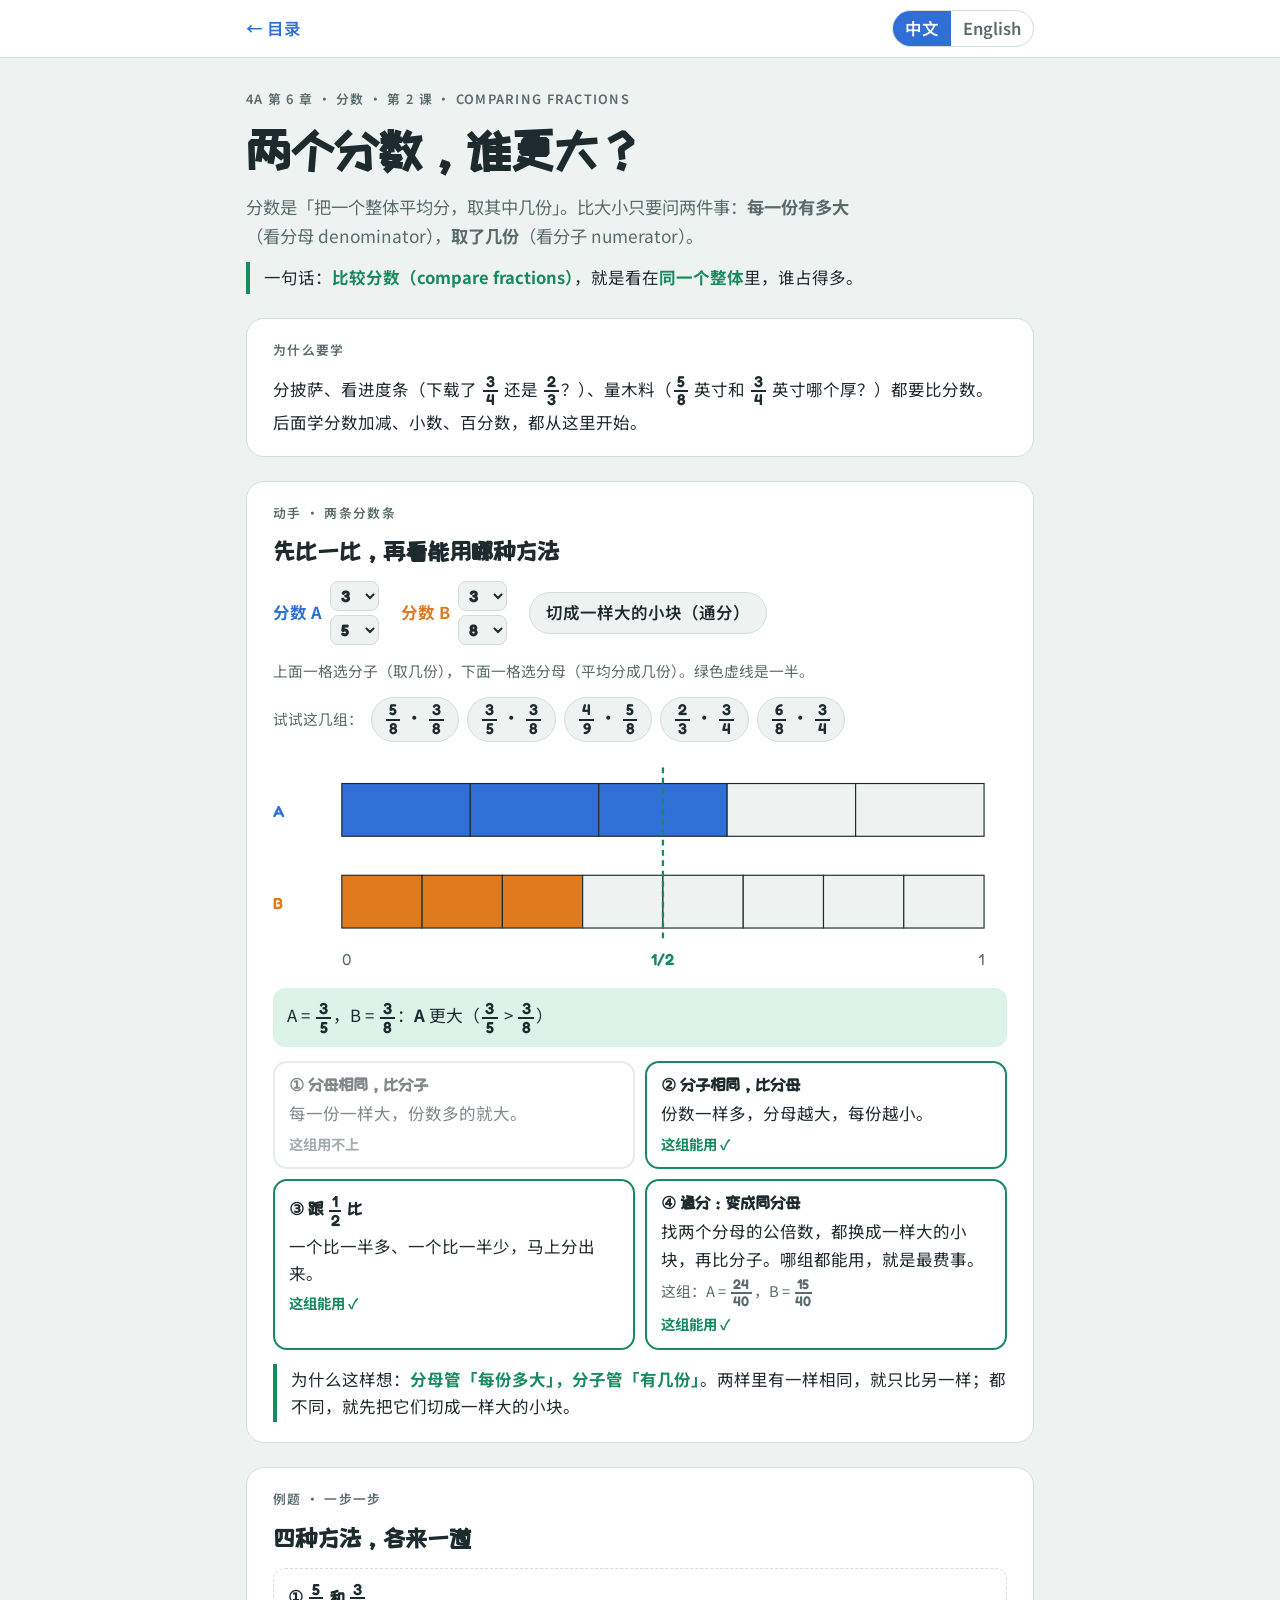
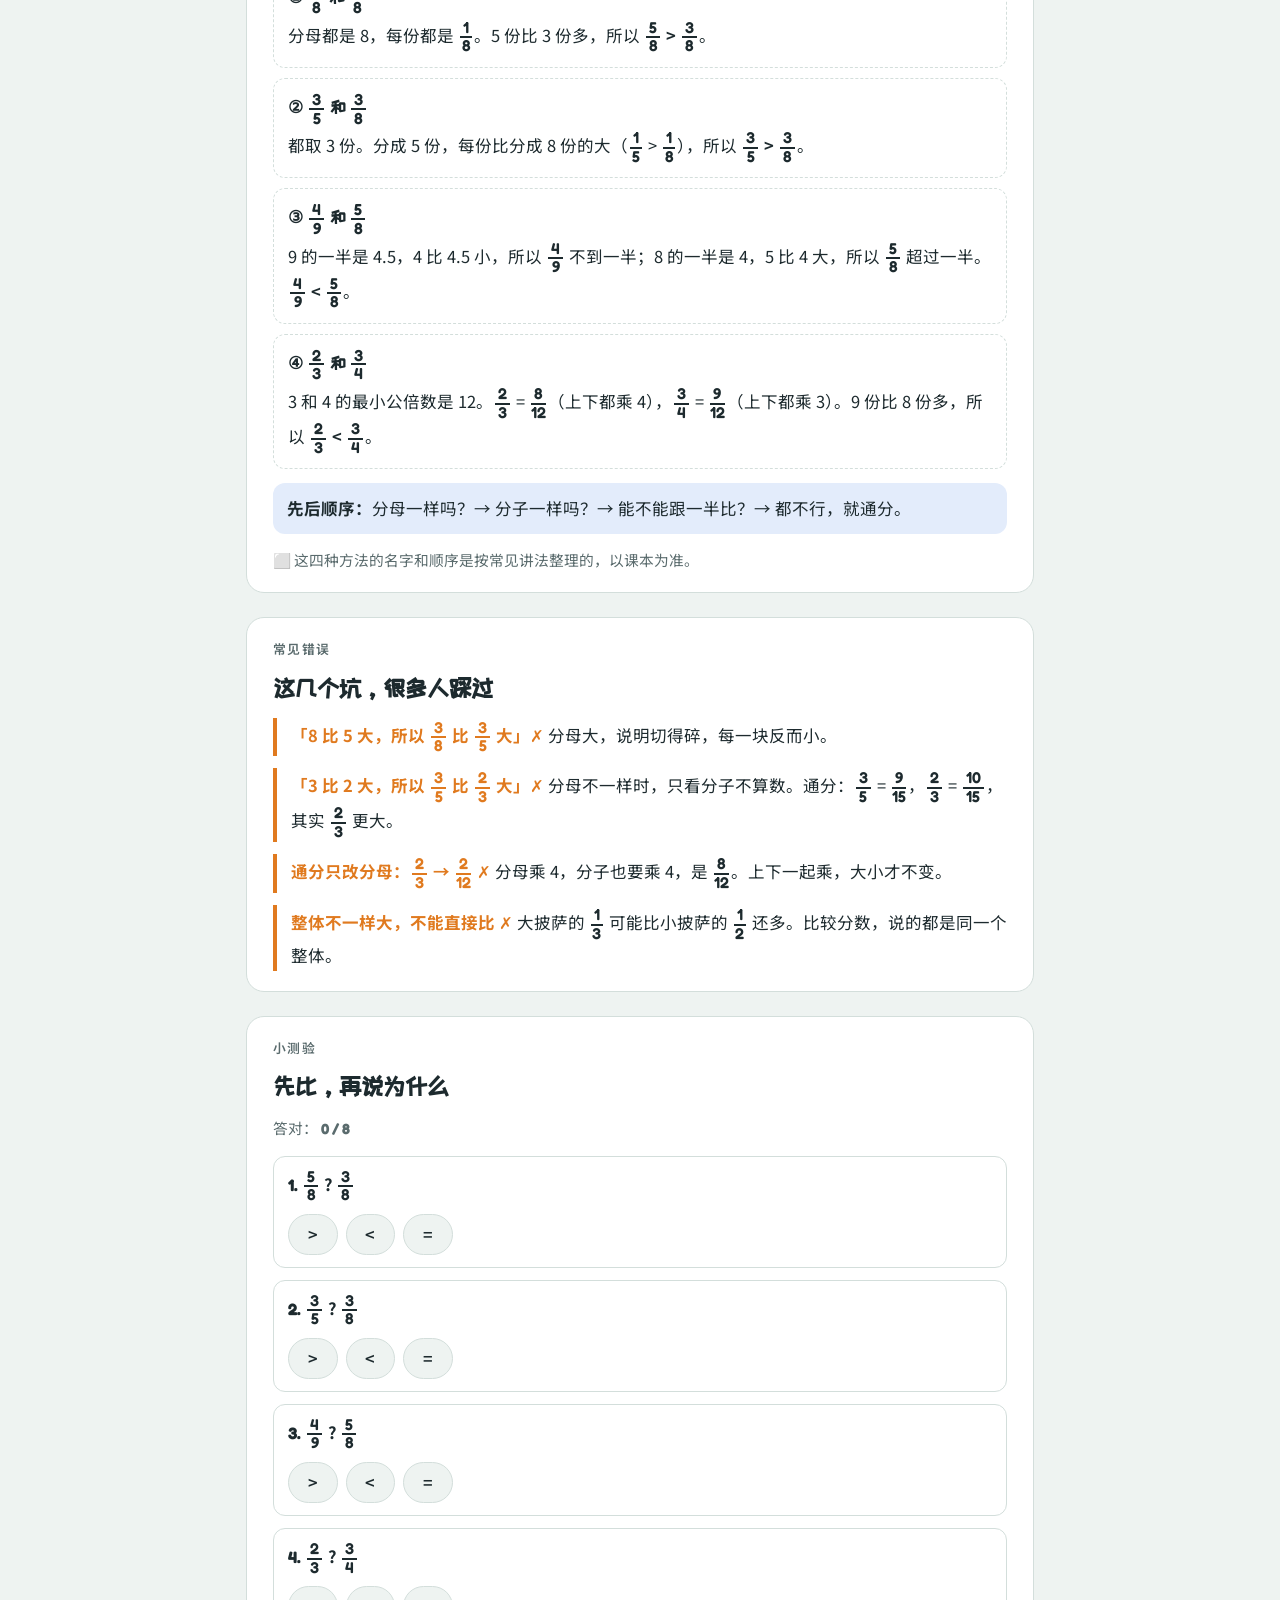
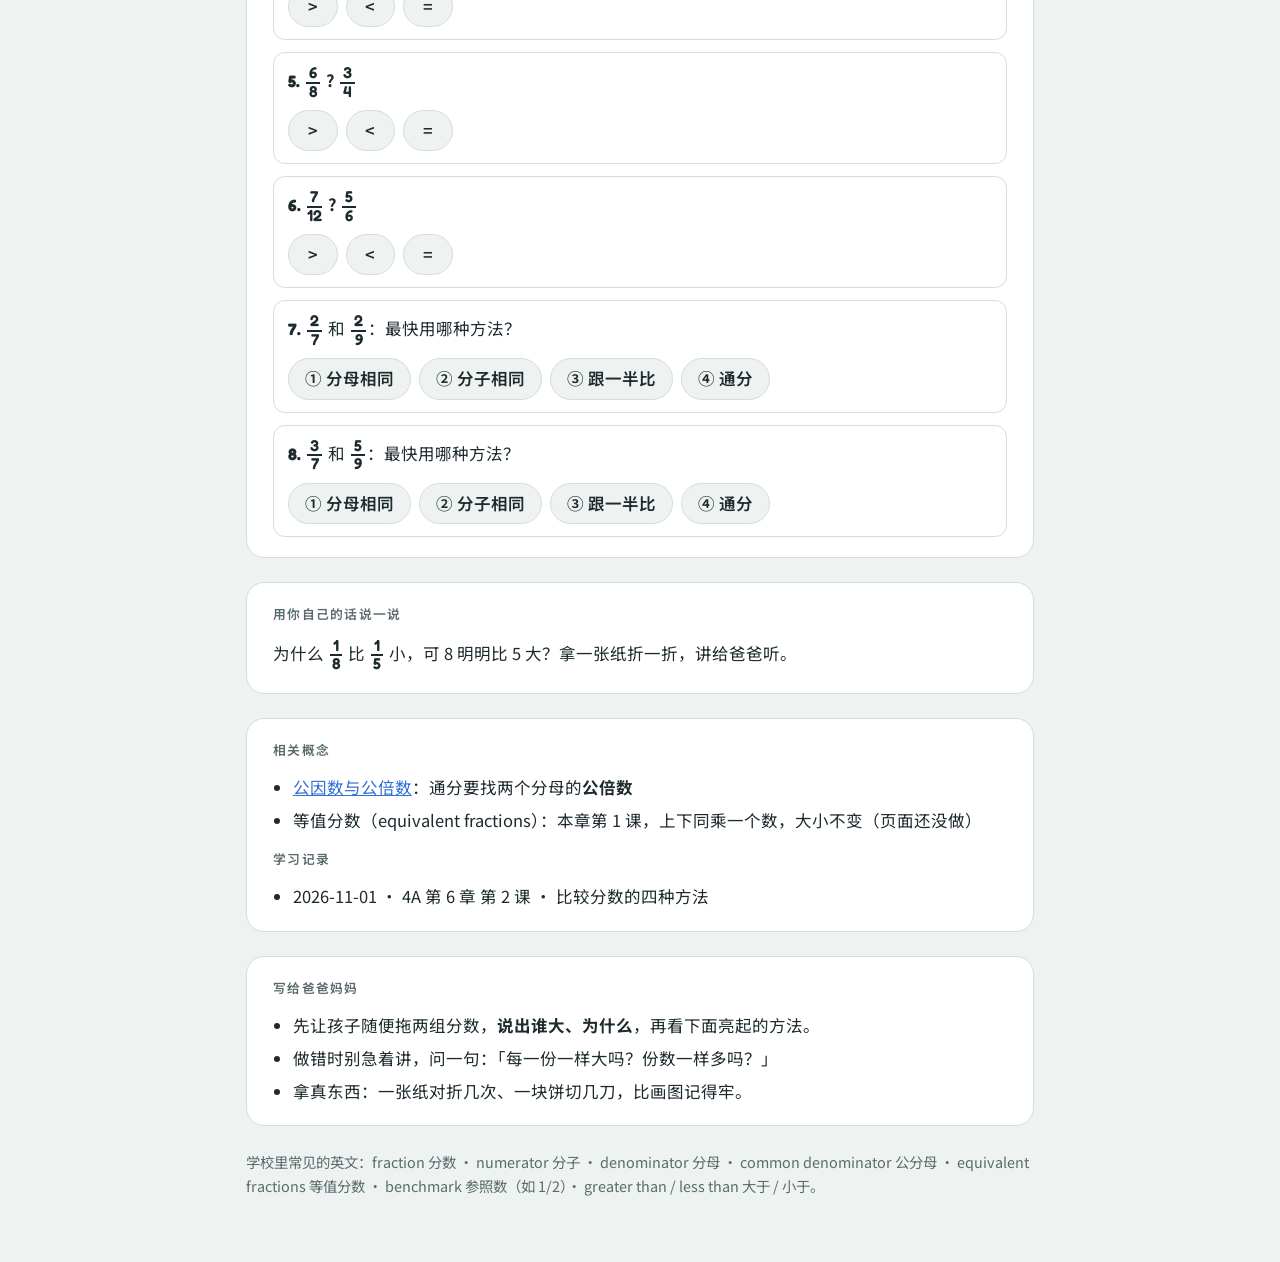
<file: math/concepts/comparing-fractions.zh.html>
<!doctype html>
<html lang="zh">
<head>
<meta charset="utf-8">
<meta name="viewport" content="width=device-width, initial-scale=1, viewport-fit=cover">
<title>比较分数</title>
<link rel="preconnect" href="https://fonts.googleapis.com">
<link rel="preconnect" href="https://fonts.gstatic.com" crossorigin>
<link rel="stylesheet" href="https://fonts.googleapis.com/css2?family=Fredoka:wght@500;600&family=ZCOOL+KuaiLe&family=Nunito:wght@400;600;700&family=Noto+Sans+SC:wght@400;600&display=swap">
<link rel="stylesheet" href="../../assets/site.css">
<style>
/* One column like a workbook: play with two fraction bars first, then the four ways, then mistakes and a quiz. */
.wrap{display:flex;flex-direction:column;gap:24px}
h1{font-size:clamp(2rem,7vw,3rem)}
h2{font-size:1.5rem}
p{margin:0}
.eyebrow{font-size:.8rem;letter-spacing:.1em;text-transform:uppercase;color:var(--muted);font-weight:600}
header{display:flex;flex-direction:column;gap:12px;padding-top:6px}
header .lead{font-size:1.08rem;color:var(--muted);max-width:62ch}
section{background:var(--paper);border:1px solid var(--line);border-radius:18px;padding:20px clamp(16px,4vw,26px);display:flex;flex-direction:column;gap:14px}
.why{border-left:4px solid var(--both);padding:2px 0 2px 14px}
.why b{color:var(--both)}
.ca{color:var(--a)} .cb{color:var(--b)} .cboth{color:var(--both)}
.num{font-family:"Fredoka",ui-rounded,system-ui,sans-serif;font-variant-numeric:tabular-nums}
.fr{display:inline-flex;flex-direction:column;align-items:center;vertical-align:middle;line-height:1.05;font-family:"Fredoka",ui-rounded,system-ui,sans-serif;font-weight:600;margin:0 .12em;font-size:.95em}
.fr span:first-child{border-bottom:2px solid currentColor;padding:0 .2em}
.controls{display:flex;flex-wrap:wrap;gap:10px 22px;align-items:center}
.pick{display:flex;align-items:center;gap:8px;font-weight:700}
.pick .stack{display:inline-flex;flex-direction:column;gap:4px}
select{font:inherit;font-family:"Fredoka",system-ui,sans-serif;padding:3px 6px;border-radius:8px;border:1px solid var(--line);background:var(--bg);color:var(--ink)}
button{font:inherit;font-weight:600;cursor:pointer;border-radius:999px;border:1px solid var(--line);background:var(--bg);color:var(--ink);padding:6px 16px}
button:hover{border-color:var(--a)}
button.on,button.primary{background:var(--a);color:var(--paper);border-color:var(--a)}
.presets{display:flex;flex-wrap:wrap;gap:8px;align-items:center}
.presets button{padding:4px 12px}
svg{display:block;width:100%;height:auto}
svg text{font-family:"Fredoka",system-ui,sans-serif;fill:var(--muted);font-size:14px}
.pa{fill:var(--a)} .pb{fill:var(--b)} .pe{fill:var(--bg)}
.edge{fill:none;stroke:var(--ink);stroke-width:1.2}
.half{stroke:var(--both);stroke-width:2;stroke-dasharray:5 4}
text.hl{fill:var(--both);font-weight:600}
.result{background:var(--soft-both);border-radius:12px;padding:12px 14px;font-size:1.05rem}
.methods{display:grid;grid-template-columns:1fr 1fr;gap:10px}
.m{border:2px solid var(--line);border-radius:14px;padding:12px 14px;display:flex;flex-direction:column;gap:4px;min-width:0;opacity:.55;transition:opacity .2s,border-color .2s}
.m.yes{opacity:1;border-color:var(--both)}
.m h3{font-size:1.05rem}
.m .st{font-size:.9rem;font-weight:700;color:var(--muted)}
.m.yes .st{color:var(--both)}
@media (max-width:560px){.methods{grid-template-columns:1fr}}
.steps{display:grid;gap:10px}
.step{border:1px dashed var(--line);border-radius:12px;padding:12px 14px}
.step h3{font-size:1.05rem;margin-bottom:4px}
.order{background:var(--soft-a);border-radius:12px;padding:12px 14px}
.err{border-left:4px solid var(--b);padding:2px 0 2px 14px}
.err b{color:var(--b)}
.quiz{display:flex;flex-direction:column;gap:12px}
.q{border:1px solid var(--line);border-radius:12px;padding:12px 14px;display:flex;flex-direction:column;gap:10px}
.q .btns{display:flex;gap:8px;flex-wrap:wrap}
.q .btns button{min-width:3em}
.fb{border-radius:10px;padding:8px 12px}
.fb.ok{background:var(--soft-both)} .fb.no{background:var(--soft-b)}
.note{color:var(--muted);font-size:.92rem}
ul{margin:0;padding-left:1.2em;display:flex;flex-direction:column;gap:6px}
footer{color:var(--muted);font-size:.9rem}
</style>
</head>
<body>
<div class="topbar"><div class="in">
  <a id="back" href="../index.html?lang=zh"></a>
  <span class="pill"><a id="tozh" href="comparing-fractions.zh.html">中文</a><a id="toen" href="comparing-fractions.en.html">English</a></span>
</div></div>

<div class="wrap">
<header>
  <span class="eyebrow" data-t="eyebrow"></span>
  <h1 data-t="h1"></h1>
  <p class="lead" data-t="lead"></p>
  <p class="why" data-t="oneLine"></p>
</header>

<section>
  <span class="eyebrow" data-t="whyEye"></span>
  <p data-t="whyText"></p>
</section>

<section>
  <span class="eyebrow" data-t="playEye"></span>
  <h2 data-t="playH"></h2>
  <div class="controls">
    <span class="pick ca"><span data-t="fa"></span><span class="stack"><select id="na" aria-label="A numerator"></select><select id="da" aria-label="A denominator"></select></span></span>
    <span class="pick cb"><span data-t="fb"></span><span class="stack"><select id="nb" aria-label="B numerator"></select><select id="db" aria-label="B denominator"></select></span></span>
    <button id="cut" data-t="cut"></button>
  </div>
  <p class="note" data-t="pickNote"></p>
  <div class="presets"><span class="note" data-t="tryThese"></span><span id="presets" style="display:contents"></span></div>
  <svg id="bars" viewBox="0 0 640 190" role="img"></svg>
  <div class="result" id="result"></div>
  <div class="methods" id="methods"></div>
  <p class="why" data-t="playWhy"></p>
</section>

<section>
  <span class="eyebrow" data-t="exEye"></span>
  <h2 data-t="exH"></h2>
  <div class="steps" id="steps"></div>
  <div class="order" data-t="order"></div>
  <p class="note" data-t="bookNote"></p>
</section>

<section>
  <span class="eyebrow" data-t="errEye"></span>
  <h2 data-t="errH"></h2>
  <div id="errs" style="display:flex;flex-direction:column;gap:12px"></div>
</section>

<section>
  <span class="eyebrow" data-t="quizEye"></span>
  <h2 data-t="quizH"></h2>
  <p class="note"><span data-t="score"></span> <b class="num" id="score">0 / 8</b></p>
  <div class="quiz" id="quiz"></div>
</section>

<section>
  <span class="eyebrow" data-t="sayEye"></span>
  <p data-t="say"></p>
</section>

<section>
  <span class="eyebrow" data-t="relEye"></span>
  <ul id="rel"></ul>
  <span class="eyebrow" data-t="logEye"></span>
  <ul id="log"></ul>
</section>

<section>
  <span class="eyebrow" data-t="parentEye"></span>
  <ul id="parent"></ul>
</section>

<footer data-t="foot"></footer>
</div>

<script>
const LANG = document.documentElement.lang === 'en' ? 'en' : 'zh';
const ID = 'comparing-fractions';
/* {a/b} in any string becomes a stacked fraction */
const S = {
zh: {
  back: '← 目录',
  eyebrow: '4A 第 6 章 · 分数 · 第 2 课 · Comparing Fractions',
  h1: '两个分数，谁更大？',
  lead: '分数是「把一个整体平均分，取其中几份」。比大小只要问两件事：<b>每一份有多大</b>（看分母 denominator），<b>取了几份</b>（看分子 numerator）。',
  oneLine: '一句话：<b>比较分数（compare fractions）</b>，就是看在<b>同一个整体</b>里，谁占得多。',
  whyEye: '为什么要学',
  whyText: '分披萨、看进度条（下载了 {3/4} 还是 {2/3}？）、量木料（{5/8} 英寸和 {3/4} 英寸哪个厚？）都要比分数。后面学分数加减、小数、百分数，都从这里开始。',
  playEye: '动手 · 两条分数条',
  playH: '先比一比，再看能用哪种方法',
  fa: '分数 A', fb: '分数 B',
  cut: '切成一样大的小块（通分）',
  pickNote: '上面一格选分子（取几份），下面一格选分母（平均分成几份）。绿色虚线是一半。',
  tryThese: '试试这几组：',
  playWhy: '为什么这样想：<b>分母管「每份多大」，分子管「有几份」</b>。两样里有一样相同，就只比另一样；都不同，就先把它们切成一样大的小块。',
  bigger: (A, B) => `<b>${A}</b> 更大`,
  equal: '一样大',
  res: (a, b, word, sym) => `A = ${a}，B = ${b}：${word}（${a} ${sym} ${b}）`,
  m: [
    ['① 分母相同，比分子', '每一份一样大，份数多的就大。'],
    ['② 分子相同，比分母', '份数一样多，分母越大，每份越小。'],
    ['③ 跟 {1/2} 比', '一个比一半多、一个比一半少，马上分出来。'],
    ['④ 通分：变成同分母', '找两个分母的公倍数，都换成一样大的小块，再比分子。哪组都能用，就是最费事。']
  ],
  yes: '这组能用 ✓', no: '这组用不上',
  conv: (a, b) => `这组：A = ${a}，B = ${b}`,
  exEye: '例题 · 一步一步',
  exH: '四种方法，各来一道',
  steps: [
    ['① {5/8} 和 {3/8}', '分母都是 8，每份都是 {1/8}。5 份比 3 份多，所以 <b>{5/8} &gt; {3/8}</b>。'],
    ['② {3/5} 和 {3/8}', '都取 3 份。分成 5 份，每份比分成 8 份的大（{1/5} &gt; {1/8}），所以 <b>{3/5} &gt; {3/8}</b>。'],
    ['③ {4/9} 和 {5/8}', '9 的一半是 4.5，4 比 4.5 小，所以 {4/9} 不到一半；8 的一半是 4，5 比 4 大，所以 {5/8} 超过一半。<b>{4/9} &lt; {5/8}</b>。'],
    ['④ {2/3} 和 {3/4}', '3 和 4 的最小公倍数是 12。{2/3} = {8/12}（上下都乘 4），{3/4} = {9/12}（上下都乘 3）。9 份比 8 份多，所以 <b>{2/3} &lt; {3/4}</b>。']
  ],
  order: '<b>先后顺序：</b>分母一样吗？→ 分子一样吗？→ 能不能跟一半比？→ 都不行，就通分。',
  bookNote: '⬜ 这四种方法的名字和顺序是按常见讲法整理的，以课本为准。',
  errEye: '常见错误',
  errH: '这几个坑，很多人踩过',
  errs: [
    '<b>「8 比 5 大，所以 {3/8} 比 {3/5} 大」✗</b> 分母大，说明切得碎，每一块反而小。',
    '<b>「3 比 2 大，所以 {3/5} 比 {2/3} 大」✗</b> 分母不一样时，只看分子不算数。通分：{3/5} = {9/15}，{2/3} = {10/15}，其实 {2/3} 更大。',
    '<b>通分只改分母：{2/3} → {2/12} ✗</b> 分母乘 4，分子也要乘 4，是 {8/12}。上下一起乘，大小才不变。',
    '<b>整体不一样大，不能直接比 ✗</b> 大披萨的 {1/3} 可能比小披萨的 {1/2} 还多。比较分数，说的都是同一个整体。'
  ],
  quizEye: '小测验', quizH: '先比，再说为什么', score: '答对：',
  mq: '最快用哪种方法？',
  mchoices: ['① 分母相同', '② 分子相同', '③ 跟一半比', '④ 通分'],
  right: '对了！', again: '再想想：',
  sayEye: '用你自己的话说一说',
  say: '为什么 {1/8} 比 {1/5} 小，可 8 明明比 5 大？拿一张纸折一折，讲给爸爸听。',
  relEye: '相关概念',
  rel: ['<a href="factors-multiples.zh.html">公因数与公倍数</a>：通分要找两个分母的<b>公倍数</b>', '等值分数（equivalent fractions）：本章第 1 课，上下同乘一个数，大小不变（页面还没做）'],
  logEye: '学习记录',
  log: ['2026-11-01 · 4A 第 6 章 第 2 课 · 比较分数的四种方法'],
  star: '小测验已得 ★',
  parentEye: '写给爸爸妈妈',
  parent: ['先让孩子随便拖两组分数，<b>说出谁大、为什么</b>，再看下面亮起的方法。', '做错时别急着讲，问一句：「每一份一样大吗？份数一样多吗？」', '拿真东西：一张纸对折几次、一块饼切几刀，比画图记得牢。'],
  foot: '学校里常见的英文：fraction 分数 · numerator 分子 · denominator 分母 · common denominator 公分母 · equivalent fractions 等值分数 · benchmark 参照数（如 1/2）· greater than / less than 大于 / 小于。'
},
en: {
  back: '← Contents',
  eyebrow: '4A Chapter 6 · Fractions · Lesson 2 · 比较分数',
  h1: 'Which fraction is bigger?',
  lead: 'A fraction means "split one whole into equal parts and take some of them." To compare, ask two things: <b>how big is each part</b> (the denominator 分母) and <b>how many parts</b> (the numerator 分子).',
  oneLine: 'In one line: <b>comparing fractions (比较分数)</b> means seeing which one takes up more of <b>the same whole</b>.',
  whyEye: 'Why learn this',
  whyText: 'Sharing pizza, reading a progress bar ({3/4} or {2/3} downloaded?), measuring wood (is {5/8} inch or {3/4} inch thicker?) all mean comparing fractions. Adding fractions, decimals and percents all start here.',
  playEye: 'Hands-on · two fraction bars',
  playH: 'Compare first, then see which way works',
  fa: 'Fraction A', fb: 'Fraction B',
  cut: 'Cut into same-size pieces (common denominator)',
  pickNote: 'Top box: the numerator (how many parts you take). Bottom box: the denominator (how many equal parts). The green dashed line is one half.',
  tryThese: 'Try these:',
  playWhy: 'Why it works: <b>the denominator tells the size of each part; the numerator tells how many parts</b>. If one of them is the same, compare only the other. If both differ, first cut them into same-size pieces.',
  bigger: (A, B) => `<b>${A}</b> is bigger`,
  equal: 'they are equal',
  res: (a, b, word, sym) => `A = ${a}, B = ${b}: ${word} (${a} ${sym} ${b})`,
  m: [
    ['① Same denominator: compare numerators', 'Every part is the same size, so more parts means bigger.'],
    ['② Same numerator: compare denominators', 'Same number of parts. A bigger denominator means smaller parts.'],
    ['③ Compare with {1/2}', 'If one is more than half and the other is less, you are done.'],
    ['④ Common denominator', 'Find a common multiple of the denominators, rewrite both with same-size pieces, then compare numerators. Always works, just more steps.']
  ],
  yes: 'Works here ✓', no: 'Not for this pair',
  conv: (a, b) => `Here: A = ${a}, B = ${b}`,
  exEye: 'Worked examples · step by step',
  exH: 'One example for each way',
  steps: [
    ['① {5/8} and {3/8}', 'Both denominators are 8, so every part is {1/8}. 5 parts are more than 3 parts, so <b>{5/8} &gt; {3/8}</b>.'],
    ['② {3/5} and {3/8}', 'Both take 3 parts. Fifths are bigger than eighths ({1/5} &gt; {1/8}), so <b>{3/5} &gt; {3/8}</b>.'],
    ['③ {4/9} and {5/8}', 'Half of 9 is 4.5, and 4 is less, so {4/9} is less than half. Half of 8 is 4, and 5 is more, so {5/8} is more than half. <b>{4/9} &lt; {5/8}</b>.'],
    ['④ {2/3} and {3/4}', 'The least common multiple of 3 and 4 is 12. {2/3} = {8/12} (×4 top and bottom), {3/4} = {9/12} (×3 top and bottom). 9 parts beat 8 parts, so <b>{2/3} &lt; {3/4}</b>.']
  ],
  order: '<b>Order to try:</b> Same denominator? → Same numerator? → Can you compare with one half? → If not, find a common denominator.',
  bookNote: '⬜ The names and order of these four ways follow common teaching; check the textbook for its exact wording.',
  errEye: 'Common mistakes',
  errH: 'Traps many people fall into',
  errs: [
    '<b>"8 is bigger than 5, so {3/8} is bigger than {3/5}" ✗</b> A bigger denominator means the whole is cut finer, so each part is smaller.',
    '<b>"3 is bigger than 2, so {3/5} is bigger than {2/3}" ✗</b> When denominators differ, numerators alone tell you nothing. {3/5} = {9/15} and {2/3} = {10/15}, so {2/3} is bigger.',
    '<b>Changing only the denominator: {2/3} → {2/12} ✗</b> If you multiply the bottom by 4, multiply the top by 4 too: {8/12}. Same factor on both, same size.',
    '<b>Different-size wholes ✗</b> {1/3} of a large pizza can be more than {1/2} of a small one. Comparing fractions always means the same whole.'
  ],
  quizEye: 'Quiz', quizH: 'Compare, then say why', score: 'Correct:',
  mq: 'Which way is fastest?',
  mchoices: ['① Same denominator', '② Same numerator', '③ Compare with half', '④ Common denominator'],
  right: 'Right! ', again: 'Think again: ',
  sayEye: 'Say it in your own words',
  say: 'Why is {1/8} smaller than {1/5}, even though 8 is bigger than 5? Fold a sheet of paper and explain it to Dad.',
  relEye: 'Related concepts',
  rel: ['<a href="factors-multiples.en.html">Common factors and common multiples</a>: a common denominator is a <b>common multiple</b> of the denominators', 'Equivalent fractions (等值分数): Lesson 1 of this chapter. Multiply top and bottom by the same number and the size stays the same (page not made yet)'],
  logEye: 'Learning log',
  log: ['2026-11-01 · 4A Chapter 6 Lesson 2 · Four ways to compare fractions'],
  star: 'Quiz star earned ★',
  parentEye: 'For parents',
  parent: ['Let your child try a few pairs first and <b>say which is bigger and why</b>, then look at which way lights up.', 'When an answer is wrong, ask: "Are the parts the same size? Is the number of parts the same?"', 'Use real things: fold paper, cut a pancake. Hands remember longer than pictures.'],
  foot: 'Words used at school: fraction 分数 · numerator 分子 · denominator 分母 · common denominator 公分母 · equivalent fractions 等值分数 · benchmark 参照数 (like 1/2) · greater than / less than 大于 / 小于.'
}}[LANG];

const $ = s => document.querySelector(s);
const fr = (n, d) => `<span class="fr"><span>${n}</span><span>${d}</span></span>`;
const F = s => s.replace(/\{(\d+)\/(\d+)\}/g, (_, n, d) => fr(n, d));
const gcd = (a, b) => b ? gcd(b, a % b) : a;
const lcm = (a, b) => a / gcd(a, b) * b;

document.querySelectorAll('[data-t]').forEach(e => e.innerHTML = F(S[e.dataset.t]));
$('#back').textContent = S.back;
$(LANG === 'zh' ? '#tozh' : '#toen').classList.add('on');
for (const a of ['#tozh', '#toen']) $(a).addEventListener('click', () => { try { localStorage.setItem('lang', a === '#tozh' ? 'zh' : 'en'); } catch (e) {} });

/* bars */
let cut = false;
function fillNum(sel, d, keep) {
  sel.innerHTML = '';
  for (let i = 0; i <= d; i++) sel.append(new Option(i, i));
  sel.value = Math.min(keep, d);
}
for (const id of ['#da', '#db']) for (let d = 1; d <= 12; d++) $(id).append(new Option(d, d));
function setPair(na, da, nb, db) {
  $('#da').value = da; $('#db').value = db;
  fillNum($('#na'), da, na); fillNum($('#nb'), db, nb);
  render();
}
function bar(y, n, d, k, cls, label) {
  const x0 = 60, W = 560, H = 46, pieces = d * k, w = W / pieces;
  let s = `<text x="0" y="${y + 29}" class="${cls === 'pa' ? 'ca' : 'cb'}" style="fill:var(--${cls === 'pa' ? 'a' : 'b'});font-weight:600">${label}</text>`;
  for (let i = 0; i < pieces; i++) s += `<rect x="${x0 + i * w}" y="${y}" width="${w}" height="${H}" class="${i < n * k ? cls : 'pe'}" stroke="var(--ink)" stroke-width="1"/>`;
  return s;
}
function render() {
  const na = +$('#na').value, da = +$('#da').value, nb = +$('#nb').value, db = +$('#db').value;
  const L = lcm(da, db), ka = cut ? L / da : 1, kb = cut ? L / db : 1;
  const fa = cut ? `${na * ka}/${L}` : `${na}/${da}`, fb2 = cut ? `${nb * kb}/${L}` : `${nb}/${db}`;
  let s = bar(24, na, da, ka, 'pa', 'A') + bar(104, nb, db, kb, 'pb', 'B');
  s += `<line x1="340" y1="10" x2="340" y2="160" class="half"/><text x="340" y="182" text-anchor="middle" class="hl">1/2</text>`;
  s += `<text x="60" y="182">0</text><text x="620" y="182" text-anchor="end">1</text>`;
  $('#bars').innerHTML = s;
  $('#bars').setAttribute('aria-label', `A ${fa}, B ${fb2}`);
  const c = na * db - nb * da;
  const A = fr(na, da), B = fr(nb, db);
  const word = c > 0 ? S.bigger('A', 'B') : c < 0 ? S.bigger('B', 'A') : `<b>${S.equal}</b>`;
  $('#result').innerHTML = S.res(A, B, word, c > 0 ? '&gt;' : c < 0 ? '&lt;' : '=');
  const sideA = Math.sign(2 * na - da), sideB = Math.sign(2 * nb - db);
  const ok = [da === db, na === nb && na > 0, sideA !== sideB, true];
  $('#methods').innerHTML = S.m.map(([h, t], i) => `<div class="m${ok[i] ? ' yes' : ''}"><h3>${F(h)}</h3><p>${F(t)}</p>` +
    (i === 3 ? `<p class="note">${S.conv(fr(na * L / da, L), fr(nb * L / db, L))}</p>` : '') +
    `<span class="st">${ok[i] ? S.yes : S.no}</span></div>`).join('');
  $('#cut').classList.toggle('on', cut);
}
for (const id of ['#da', '#db']) $(id).addEventListener('change', () => { const n = id === '#da' ? '#na' : '#nb'; fillNum($(n), +$(id).value, +$(n).value); render(); });
for (const id of ['#na', '#nb']) $(id).addEventListener('change', render);
$('#cut').addEventListener('click', () => { cut = !cut; render(); });
const PRE = [[5, 8, 3, 8], [3, 5, 3, 8], [4, 9, 5, 8], [2, 3, 3, 4], [6, 8, 3, 4]];
$('#presets').innerHTML = PRE.map((p, i) => `<button data-i="${i}">${fr(p[0], p[1])} · ${fr(p[2], p[3])}</button>`).join('');
$('#presets').addEventListener('click', e => { const b = e.target.closest('button'); if (!b) return; const p = PRE[+b.dataset.i]; setPair(...p); });

/* examples, mistakes, lists */
$('#steps').innerHTML = S.steps.map(([h, t]) => `<div class="step"><h3>${F(h)}</h3><p>${F(t)}</p></div>`).join('');
$('#errs').innerHTML = S.errs.map(t => `<p class="err">${F(t)}</p>`).join('');
$('#rel').innerHTML = S.rel.map(t => `<li>${F(t)}</li>`).join('');
$('#parent').innerHTML = S.parent.map(t => `<li>${F(t)}</li>`).join('');
function renderLog() {
  let st = false; try { st = !!localStorage.getItem('star:' + ID); } catch (e) {}
  $('#log').innerHTML = S.log.map(t => `<li>${t}${st ? ' · <span class="star">' + S.star + '</span>' : ''}</li>`).join('');
}

/* quiz: c = compare (answer index into > < =), m = which method */
const QZ = [
  { t: 'c', a: [5, 8], b: [3, 8], k: 0, why: { zh: '分母相同，5 份比 3 份多。', en: 'Same denominator; 5 parts beat 3 parts.' } },
  { t: 'c', a: [3, 5], b: [3, 8], k: 0, why: { zh: '分子相同，{1/5} 比 {1/8} 大。', en: 'Same numerator; {1/5} is bigger than {1/8}.' } },
  { t: 'c', a: [4, 9], b: [5, 8], k: 1, why: { zh: '{4/9} 不到一半，{5/8} 超过一半。', en: '{4/9} is less than half; {5/8} is more than half.' } },
  { t: 'c', a: [2, 3], b: [3, 4], k: 1, why: { zh: '通分：{8/12} &lt; {9/12}。', en: 'Common denominator: {8/12} &lt; {9/12}.' } },
  { t: 'c', a: [6, 8], b: [3, 4], k: 2, why: { zh: '{3/4} 上下都乘 2 就是 {6/8}，一样大。', en: '{3/4} × 2 on top and bottom is {6/8}. Equal.' } },
  { t: 'c', a: [7, 12], b: [5, 6], k: 1, why: { zh: '{5/6} = {10/12}，7 份比 10 份少。', en: '{5/6} = {10/12}; 7 parts are fewer than 10.' } },
  { t: 'm', a: [2, 7], b: [2, 9], k: 1, why: { zh: '分子都是 2；九分之一更小，所以 {2/7} &gt; {2/9}。', en: 'Both numerators are 2; ninths are smaller, so {2/7} &gt; {2/9}.' } },
  { t: 'm', a: [3, 7], b: [5, 9], k: 2, why: { zh: '7 的一半是 3.5，{3/7} 不到一半；9 的一半是 4.5，{5/9} 超过一半。所以 {3/7} &lt; {5/9}。', en: 'Half of 7 is 3.5, so {3/7} is under half; half of 9 is 4.5, so {5/9} is over half. {3/7} &lt; {5/9}.' } }
];
const done = new Map();
$('#quiz').innerHTML = QZ.map((x, i) => {
  const A = fr(...x.a), B = fr(...x.b);
  const q = x.t === 'c' ? `${A} <b>?</b> ${B}` : `${A} ${LANG === 'zh' ? '和' : 'and'} ${B}${LANG === 'zh' ? '：' : ': '}${S.mq}`;
  const ch = x.t === 'c' ? ['&gt;', '&lt;', '='] : S.mchoices;
  return `<div class="q" data-i="${i}"><p><b class="num">${i + 1}.</b> ${q}</p><div class="btns">${ch.map((c, j) => `<button data-j="${j}">${c}</button>`).join('')}</div><div class="fb" hidden></div></div>`;
}).join('');
$('#score').textContent = `0 / ${QZ.length}`;
$('#quiz').addEventListener('click', e => {
  const b = e.target.closest('button[data-j]'); if (!b) return;
  const box = b.closest('.q'), i = +box.dataset.i, x = QZ[i], ok = +b.dataset.j === x.k;
  if (!done.has(i)) done.set(i, ok);
  const fb = box.querySelector('.fb'); fb.hidden = false; fb.className = 'fb ' + (ok ? 'ok' : 'no');
  fb.innerHTML = ok ? `<b>${S.right}</b>${F(x.why[LANG])}` : `<b>${S.again}</b>${LANG === 'zh' ? '每一份一样大吗？份数一样多吗？' : 'Are the parts the same size? Same number of parts?'}`;
  const right = [...done.values()].filter(Boolean).length;
  $('#score').textContent = `${right} / ${QZ.length}`;
  if (right >= QZ.length - 1) { try { localStorage.setItem('star:' + ID, '1'); } catch (e) {} renderLog(); }
});

setPair(3, 5, 3, 8);
renderLog();
</script>
</body>
</html>
</file>
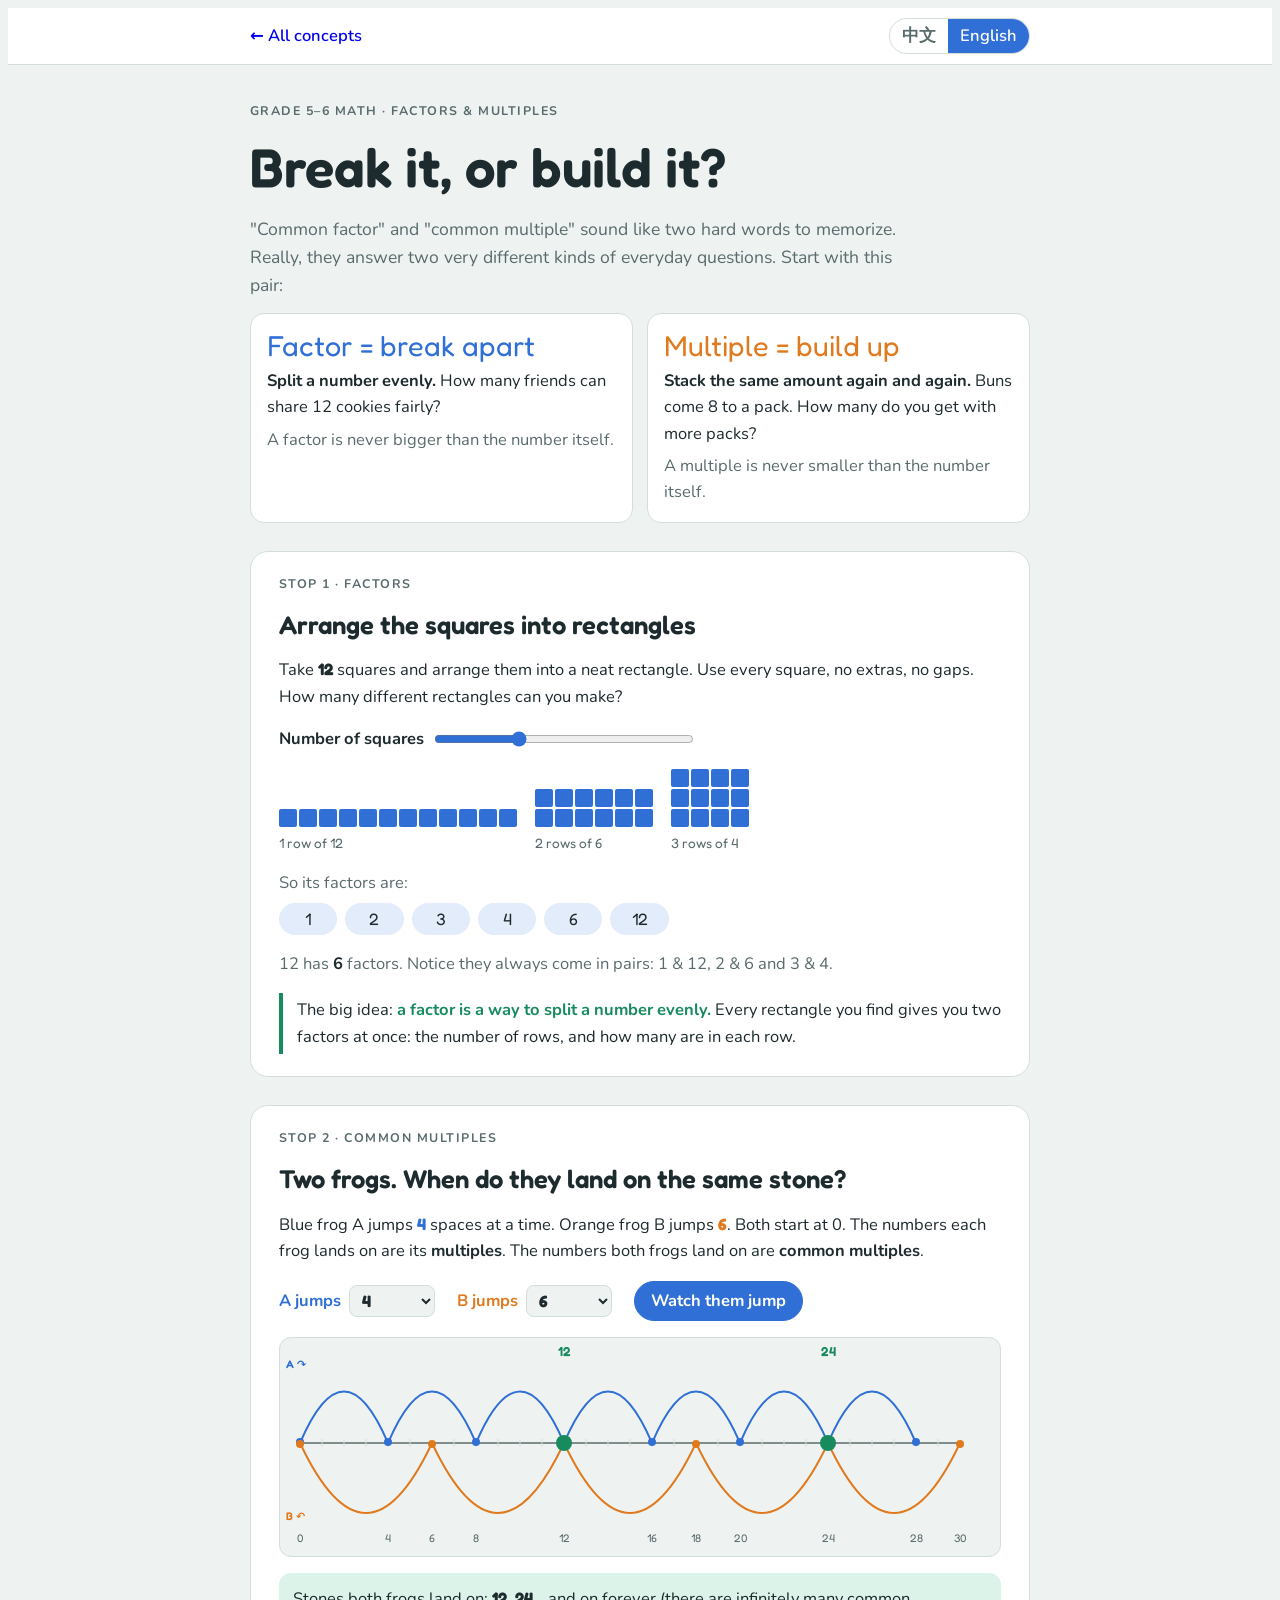
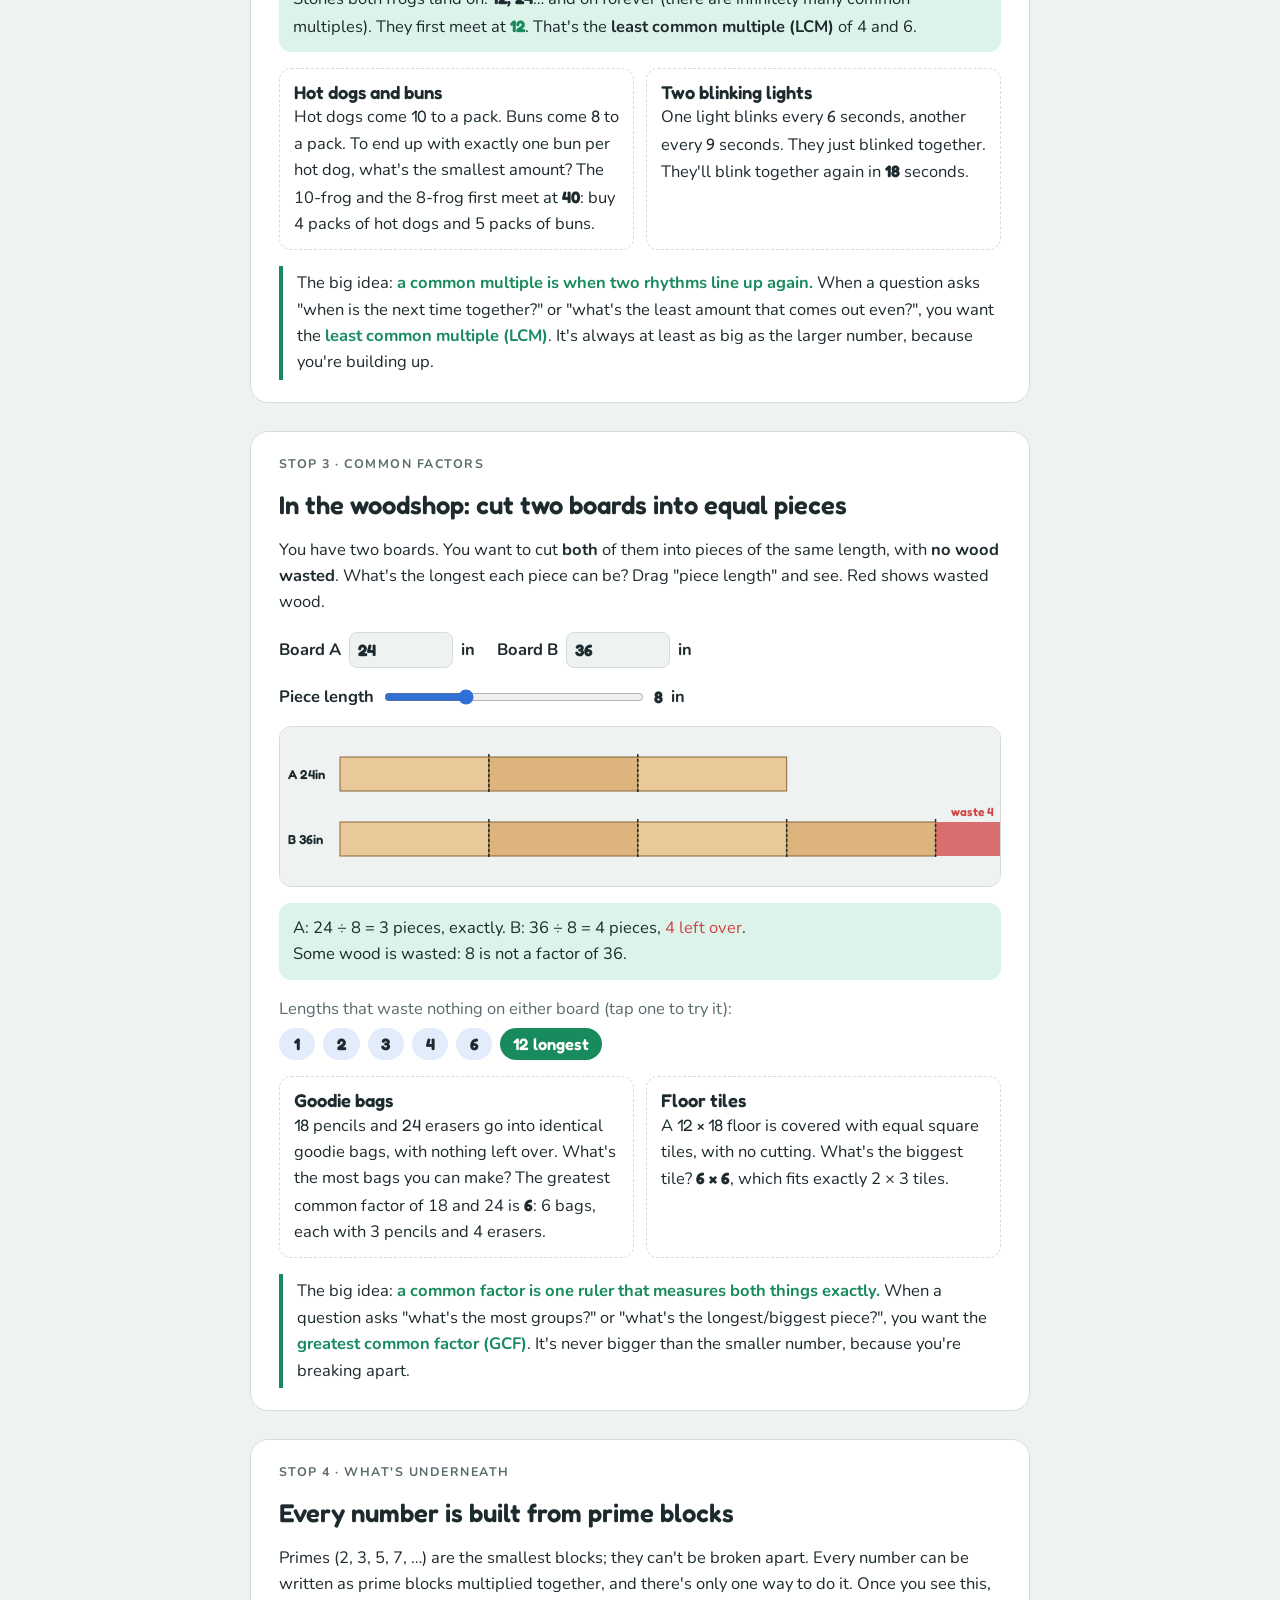
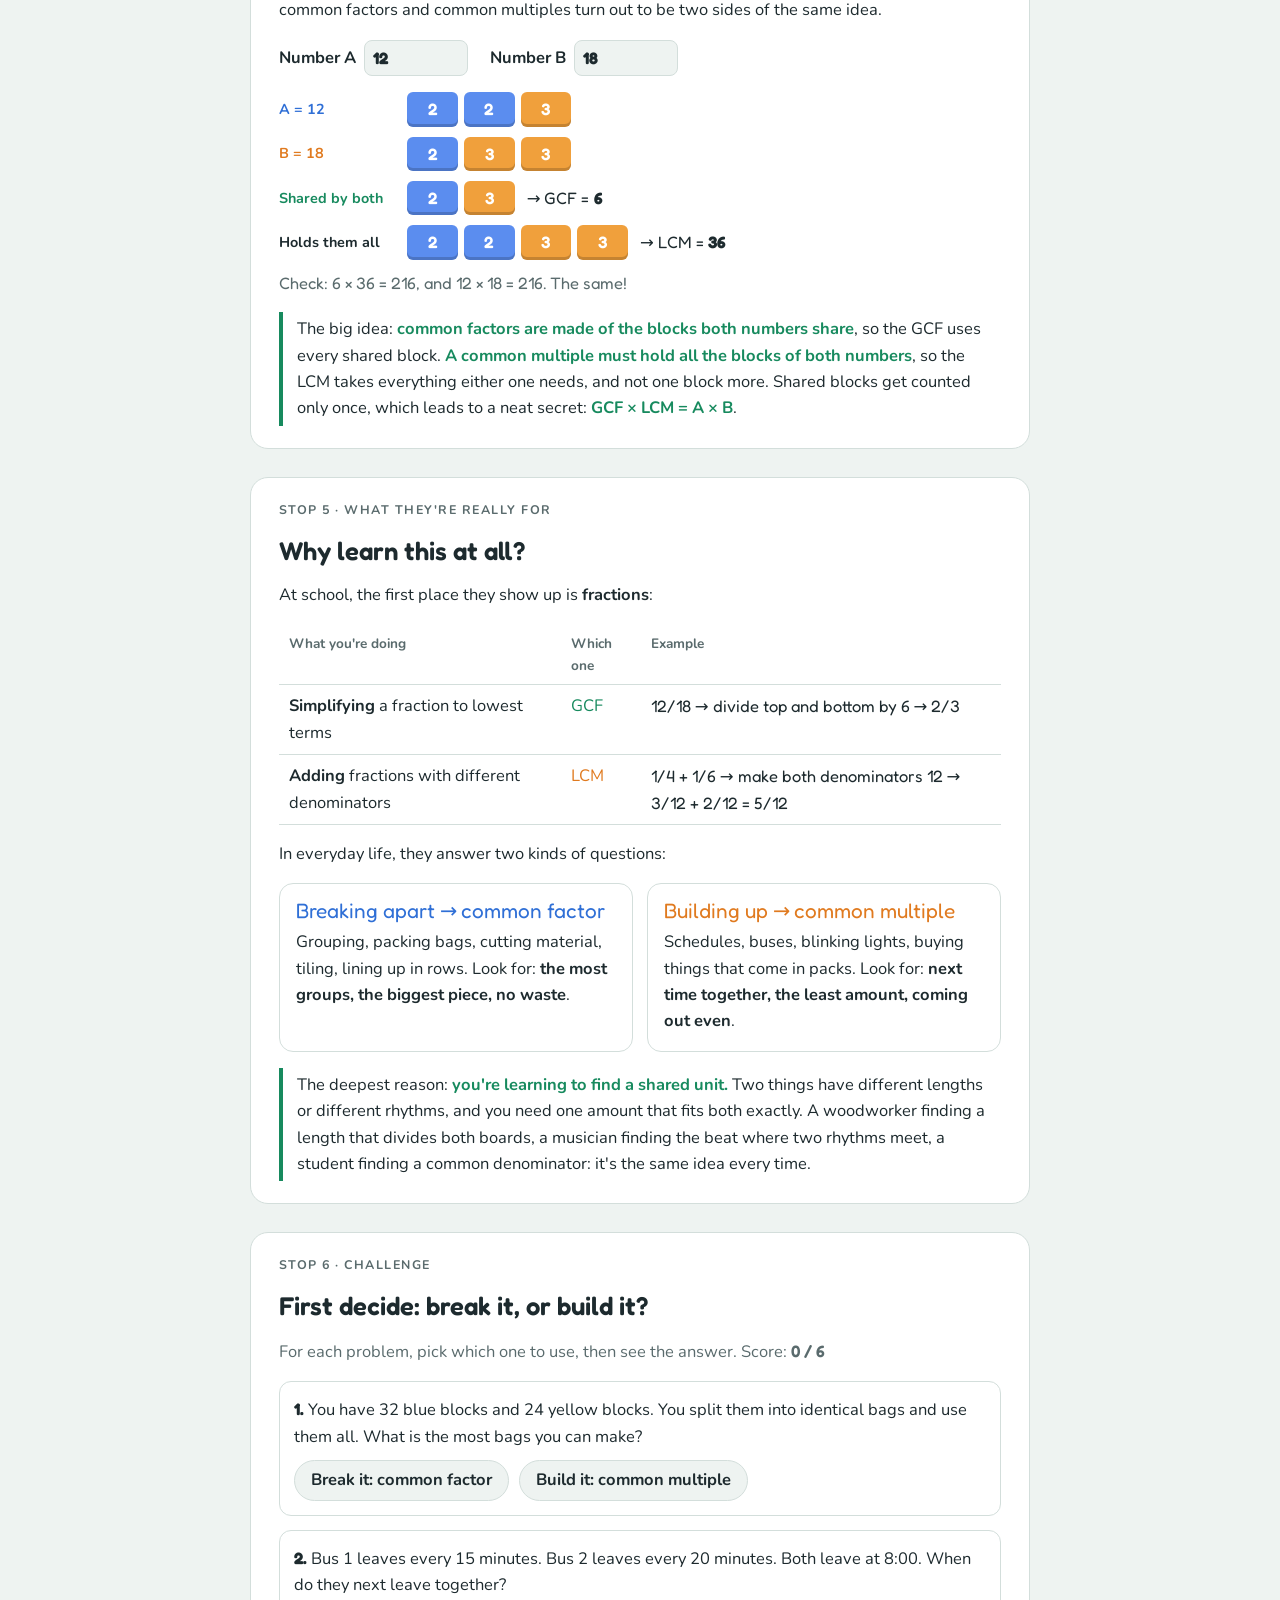
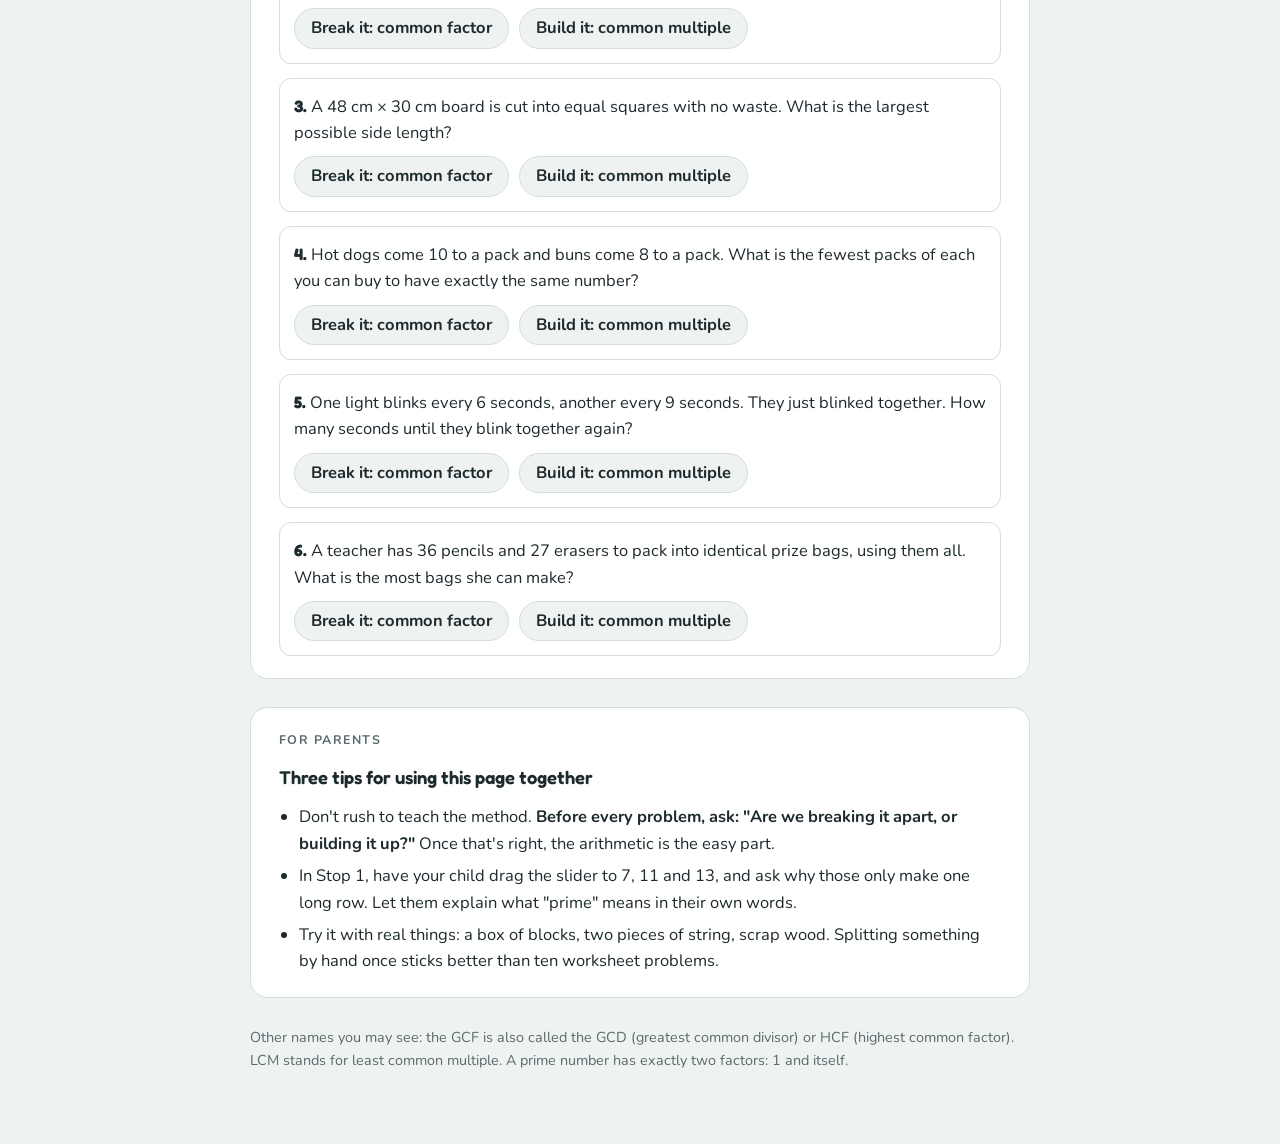
<file: math/concepts/factors-multiples.en.html>
<!doctype html>
<html lang="en">
<head>
<meta charset="utf-8">
<meta name="viewport" content="width=device-width, initial-scale=1, viewport-fit=cover">
<title>Factors and Multiples Lab</title>
<link rel="preconnect" href="https://fonts.googleapis.com">
<link rel="preconnect" href="https://fonts.gstatic.com" crossorigin>
<link rel="stylesheet" href="https://fonts.googleapis.com/css2?family=Fredoka:wght@500;600&family=Nunito:wght@400;600;700&display=swap">
<style>
/* Layout: one narrow column like a workbook; every idea = a "bench" with a hands-on toy, then one sentence of why. */
:root{
  --bg:#eef3f1; --paper:#ffffff; --ink:#1d2a2e; --muted:#5a6b6d; --line:#d3dedb;
  --a:#2f6fd6; --b:#e07a1f; --both:#178a5e; --waste:#d14343;
  --wood1:#e9c99a; --wood2:#dcb47c; --woodline:#8a6538;
  --p2:#5b8def; --p3:#f0a03c; --p5:#3dbb84; --p7:#c46bd8; --px:#8a97a0;
  --soft-a:#e3ecfb; --soft-b:#fcecdc; --soft-both:#dcf3e9;
  --display:"Fredoka",ui-rounded,system-ui,sans-serif;
  --body:"Nunito",system-ui,-apple-system,sans-serif;
  --num:"Fredoka",ui-rounded,system-ui,sans-serif;
}
@media (prefers-color-scheme: dark){:root:not([data-theme="light"]){
  --bg:#111a1c; --paper:#192427; --ink:#e4eeec; --muted:#93a6a4; --line:#2b3b3e;
  --a:#78a6ff; --b:#ffa65c; --both:#45d29b; --waste:#ff7070;
  --wood1:#7a5a34; --wood2:#6a4c2a; --woodline:#e2c08e;
  --soft-a:#1d2b44; --soft-b:#3a2a1a; --soft-both:#173a2d; color-scheme:dark}}
:root[data-theme="dark"]{
  --bg:#111a1c; --paper:#192427; --ink:#e4eeec; --muted:#93a6a4; --line:#2b3b3e;
  --a:#78a6ff; --b:#ffa65c; --both:#45d29b; --waste:#ff7070;
  --wood1:#7a5a34; --wood2:#6a4c2a; --woodline:#e2c08e;
  --soft-a:#1d2b44; --soft-b:#3a2a1a; --soft-both:#173a2d; color-scheme:dark}

body{background:var(--bg);color:var(--ink);font-family:var(--body);font-size:16.5px;line-height:1.6}
.wrap{max-width:780px;margin:0 auto;padding-block:28px 64px;padding-left:max(16px,env(safe-area-inset-left,0px));padding-right:max(16px,env(safe-area-inset-right,0px));display:flex;flex-direction:column;gap:28px}
h1,h2,h3{font-family:var(--display);font-weight:600;text-wrap:balance;line-height:1.2;margin:0}
h1{font-size:clamp(2.2rem,7vw,3.4rem)}
h2{font-size:1.6rem}
h3{font-size:1.15rem}
p{margin:0}
.eyebrow{font-size:.78rem;letter-spacing:.12em;text-transform:uppercase;color:var(--muted);font-weight:700}
.num{font-family:var(--num);font-variant-numeric:tabular-nums}
.ca{color:var(--a)} .cb{color:var(--b)} .cboth{color:var(--both)} .cw{color:var(--waste)}

header{display:flex;flex-direction:column;gap:14px;padding-top:8px}
header .lead{font-size:1.1rem;color:var(--muted);max-width:60ch}
.duo{display:grid;grid-template-columns:1fr 1fr;gap:14px}
.duo > div{background:var(--paper);border:1px solid var(--line);border-radius:14px;padding:16px;display:flex;flex-direction:column;gap:6px;min-width:0}
.duo .big{font-family:var(--display);font-size:1.8rem;line-height:1.1}
@media (max-width:560px){.duo{grid-template-columns:1fr}}

section{background:var(--paper);border:1px solid var(--line);border-radius:18px;padding:22px clamp(16px,4vw,28px);display:flex;flex-direction:column;gap:16px}
.why{border-left:4px solid var(--both);padding:4px 0 4px 14px}
.why b{color:var(--both)}
.controls{display:flex;flex-wrap:wrap;gap:12px 22px;align-items:center}
label{display:flex;align-items:center;gap:8px;font-weight:700}
input[type=range]{width:min(260px,60vw);accent-color:var(--a)}
input[type=number],select{font:inherit;font-family:var(--num);width:5.2em;padding:4px 8px;border-radius:8px;border:1px solid var(--line);background:var(--bg);color:var(--ink)}
button{font:inherit;font-weight:700;cursor:pointer;border-radius:999px;border:1px solid var(--line);background:var(--bg);color:var(--ink);padding:6px 16px}
button:hover{border-color:var(--a)}
button.primary{background:var(--a);color:var(--paper);border-color:var(--a)}
:focus-visible{outline:3px solid var(--b);outline-offset:2px}
.chips{display:flex;flex-wrap:wrap;gap:8px}
.chip{font-family:var(--num);font-variant-numeric:tabular-nums;min-width:2.2em;text-align:center;padding:2px 10px;border-radius:999px;background:var(--soft-a);color:var(--ink);border:1px solid transparent}
button.chip{padding:2px 12px}
.chip.best{background:var(--both);color:var(--paper);font-weight:600}
.note{color:var(--muted)}
.note b{color:var(--ink)}

.rects{display:flex;flex-wrap:wrap;gap:18px;align-items:flex-end}
.rect{margin:0;display:flex;flex-direction:column;gap:6px;align-items:flex-start;min-width:0;max-width:100%}
.grid{display:grid;gap:2px}
.grid i{display:block;background:var(--a);border-radius:2px}
.rect figcaption{font-size:.85rem;color:var(--muted);font-family:var(--num)}

.scroll{overflow-x:auto;border-radius:12px;background:var(--bg);border:1px solid var(--line)}
svg text{font-family:var(--num);fill:var(--muted);font-size:11px}
.axis{stroke:var(--muted);stroke-width:1.5}
.tick{stroke:var(--line);stroke-width:1}
.arcA{fill:none;stroke:var(--a);stroke-width:2}
.arcB{fill:none;stroke:var(--b);stroke-width:2}
.dotA{fill:var(--a)} .dotB{fill:var(--b)}
.dotBoth{fill:var(--both)}
text.both{fill:var(--both);font-size:13px;font-weight:600}
text.lblA{fill:var(--a);font-weight:600} text.lblB{fill:var(--b);font-weight:600}
.wood1{fill:var(--wood1);stroke:var(--woodline);stroke-width:1}
.wood2{fill:var(--wood2);stroke:var(--woodline);stroke-width:1}
.waste{fill:var(--waste);opacity:.75}
.cut{stroke:var(--ink);stroke-width:1.5;stroke-dasharray:3 2}
text.bl{fill:var(--ink);font-size:13px;font-weight:600}
text.wl{fill:var(--waste);font-size:12px;font-weight:600}

.result{background:var(--soft-both);border-radius:12px;padding:12px 14px}
.stories{display:grid;grid-template-columns:1fr 1fr;gap:12px}
.stories > div{border:1px dashed var(--line);border-radius:12px;padding:12px 14px;min-width:0}
@media (max-width:560px){.stories{grid-template-columns:1fr}}

.brickrow{display:flex;flex-wrap:wrap;align-items:center;gap:6px}
.brickrow .tag{width:8.5em;font-weight:700;font-size:.9rem;flex:none}
.brick{font-family:var(--num);font-weight:600;color:#fff;min-width:2.1em;text-align:center;padding:4px 8px;border-radius:6px;box-shadow:inset 0 -3px 0 rgba(0,0,0,.18)}
.b2{background:var(--p2)} .b3{background:var(--p3)} .b5{background:var(--p5)} .b7{background:var(--p7)} .bx{background:var(--px)}
.eq{font-family:var(--num);margin-left:6px}
@media (max-width:480px){.brickrow .tag{width:100%}}

table{border-collapse:collapse;width:100%}
th,td{text-align:left;padding:8px 10px;border-bottom:1px solid var(--line);vertical-align:top}
th{font-size:.85rem;color:var(--muted);font-weight:700}
.tablewrap{overflow-x:auto}

.quiz{display:flex;flex-direction:column;gap:14px}
.q{border:1px solid var(--line);border-radius:12px;padding:14px;display:flex;flex-direction:column;gap:10px}
.q .btns{display:flex;gap:10px;flex-wrap:wrap}
.fb{border-radius:10px;padding:10px 12px}
.fb.ok{background:var(--soft-both)}
.fb.no{background:var(--soft-b)}
.score{font-family:var(--num);font-weight:600}
footer{color:var(--muted);font-size:.9rem}
@media (prefers-reduced-motion:reduce){*{transition:none!important;animation:none!important}}
</style>
</head>
<body>
<div class="topbar" style="position:sticky;top:0;z-index:5;background:var(--paper);border-bottom:1px solid var(--line)"><div style="max-width:780px;margin:0 auto;display:flex;justify-content:space-between;align-items:center;padding:10px 16px;font-weight:600">
<a href="../index.html?lang=en" style="text-decoration:none">← All concepts</a>
<span style="display:inline-flex;border:1px solid var(--line);border-radius:999px;overflow:hidden"><a href="factors-multiples.zh.html" onclick="try{localStorage.setItem('lang','zh')}catch(e){}" style="padding:4px 12px;text-decoration:none;color:var(--muted)">中文</a><a href="factors-multiples.en.html" onclick="try{localStorage.setItem('lang','en')}catch(e){}" style="padding:4px 12px;text-decoration:none;background:var(--a);color:var(--paper)">English</a></span>
</div></div>


<div class="wrap">

<header>
  <span class="eyebrow">Grade 5–6 math · Factors &amp; Multiples</span>
  <h1>Break it, or build it?</h1>
  <p class="lead">"Common factor" and "common multiple" sound like two hard words to memorize. Really, they answer two very different kinds of everyday questions. Start with this pair:</p>
  <div class="duo">
    <div><span class="big ca">Factor = break apart</span><p><b>Split a number evenly.</b> How many friends can share 12 cookies fairly?</p><p class="note">A factor is never bigger than the number itself.</p></div>
    <div><span class="big cb">Multiple = build up</span><p><b>Stack the same amount again and again.</b> Buns come 8 to a pack. How many do you get with more packs?</p><p class="note">A multiple is never smaller than the number itself.</p></div>
  </div>
</header>

<section id="s1">
  <span class="eyebrow">Stop 1 · Factors</span>
  <h2>Arrange the squares into rectangles</h2>
  <p>Take <b class="num" id="nVal">12</b> squares and arrange them into a neat rectangle. Use every square, no extras, no gaps. How many different rectangles can you make?</p>
  <div class="controls">
    <label for="n">Number of squares <input id="n" type="range" min="1" max="36" value="12"></label>
  </div>
  <div class="rects" id="rects"></div>
  <div><p class="note" style="margin-bottom:6px">So its factors are:</p><div class="chips" id="factorList"></div></div>
  <p class="note" id="rectNote"></p>
  <p class="why">The big idea: <b>a factor is a way to split a number evenly.</b> Every rectangle you find gives you two factors at once: the number of rows, and how many are in each row.</p>
</section>

<section id="s2">
  <span class="eyebrow">Stop 2 · Common multiples</span>
  <h2>Two frogs. When do they land on the same stone?</h2>
  <p>Blue frog A jumps <b class="ca num" id="aShow">4</b> spaces at a time. Orange frog B jumps <b class="cb num" id="bShow">6</b>. Both start at 0. The numbers each frog lands on are its <b>multiples</b>. The numbers both frogs land on are <b>common multiples</b>.</p>
  <div class="controls">
    <label for="fa"><span class="ca">A jumps</span> <select id="fa"></select></label>
    <label for="fb"><span class="cb">B jumps</span> <select id="fb"></select></label>
    <button class="primary" id="play">Watch them jump</button>
  </div>
  <div class="scroll"><svg id="line" role="img" aria-label="Two frogs jumping along a number line"></svg></div>
  <div class="result" id="frogResult"></div>
  <div class="stories">
    <div><h3>Hot dogs and buns</h3><p>Hot dogs come <span class="num">10</span> to a pack. Buns come <span class="num">8</span> to a pack. To end up with exactly one bun per hot dog, what's the smallest amount? The 10-frog and the 8-frog first meet at <b class="num">40</b>: buy 4 packs of hot dogs and 5 packs of buns.</p></div>
    <div><h3>Two blinking lights</h3><p>One light blinks every <span class="num">6</span> seconds, another every <span class="num">9</span> seconds. They just blinked together. They'll blink together again in <b class="num">18</b> seconds.</p></div>
  </div>
  <p class="why">The big idea: <b>a common multiple is when two rhythms line up again.</b> When a question asks "when is the next time together?" or "what's the least amount that comes out even?", you want the <b>least common multiple (LCM)</b>. It's always at least as big as the larger number, because you're building up.</p>
</section>

<section id="s3">
  <span class="eyebrow">Stop 3 · Common factors</span>
  <h2>In the woodshop: cut two boards into equal pieces</h2>
  <p>You have two boards. You want to cut <b>both</b> of them into pieces of the same length, with <b>no wood wasted</b>. What's the longest each piece can be? Drag "piece length" and see. Red shows wasted wood.</p>
  <div class="controls">
    <label for="ba">Board A <input id="ba" type="number" min="4" max="72" value="24"> in</label>
    <label for="bb">Board B <input id="bb" type="number" min="4" max="72" value="36"> in</label>
  </div>
  <div class="controls">
    <label for="p">Piece length <input id="p" type="range" min="1" max="24" value="8"> <b class="num" id="pVal">8</b> in</label>
  </div>
  <div class="scroll"><svg id="boards" role="img" aria-label="How the two boards are cut"></svg></div>
  <div class="result" id="boardResult"></div>
  <div><p class="note" style="margin-bottom:6px">Lengths that waste nothing on either board (tap one to try it):</p><div class="chips" id="cfList"></div></div>
  <div class="stories">
    <div><h3>Goodie bags</h3><p><span class="num">18</span> pencils and <span class="num">24</span> erasers go into identical goodie bags, with nothing left over. What's the most bags you can make? The greatest common factor of 18 and 24 is <b class="num">6</b>: 6 bags, each with 3 pencils and 4 erasers.</p></div>
    <div><h3>Floor tiles</h3><p>A <span class="num">12 × 18</span> floor is covered with equal square tiles, with no cutting. What's the biggest tile? <b class="num">6 × 6</b>, which fits exactly 2 × 3 tiles.</p></div>
  </div>
  <p class="why">The big idea: <b>a common factor is one ruler that measures both things exactly.</b> When a question asks "what's the most groups?" or "what's the longest/biggest piece?", you want the <b>greatest common factor (GCF)</b>. It's never bigger than the smaller number, because you're breaking apart.</p>
</section>

<section id="s4">
  <span class="eyebrow">Stop 4 · What's underneath</span>
  <h2>Every number is built from prime blocks</h2>
  <p>Primes (2, 3, 5, 7, …) are the smallest blocks; they can't be broken apart. Every number can be written as prime blocks multiplied together, and there's only one way to do it. Once you see this, common factors and common multiples turn out to be two sides of the same idea.</p>
  <div class="controls">
    <label for="ka">Number A <input id="ka" type="number" min="2" max="200" value="12"></label>
    <label for="kb">Number B <input id="kb" type="number" min="2" max="200" value="18"></label>
  </div>
  <div style="display:flex;flex-direction:column;gap:10px" id="bricks"></div>
  <p class="why">The big idea: <b>common factors are made of the blocks both numbers share</b>, so the GCF uses every shared block. <b>A common multiple must hold all the blocks of both numbers</b>, so the LCM takes everything either one needs, and not one block more. Shared blocks get counted only once, which leads to a neat secret: <b>GCF × LCM = A × B</b>.</p>
</section>

<section id="s5">
  <span class="eyebrow">Stop 5 · What they're really for</span>
  <h2>Why learn this at all?</h2>
  <p>At school, the first place they show up is <b>fractions</b>:</p>
  <div class="tablewrap"><table>
    <thead><tr><th>What you're doing</th><th>Which one</th><th>Example</th></tr></thead>
    <tbody>
      <tr><td><b>Simplifying</b> a fraction to lowest terms</td><td class="cboth">GCF</td><td class="num">12/18 → divide top and bottom by 6 → 2/3</td></tr>
      <tr><td><b>Adding</b> fractions with different denominators</td><td class="cb">LCM</td><td class="num">1/4 + 1/6 → make both denominators 12 → 3/12 + 2/12 = 5/12</td></tr>
    </tbody>
  </table></div>
  <p>In everyday life, they answer two kinds of questions:</p>
  <div class="duo">
    <div><span class="big ca" style="font-size:1.3rem">Breaking apart → common factor</span><p>Grouping, packing bags, cutting material, tiling, lining up in rows. Look for: <b>the most groups, the biggest piece, no waste</b>.</p></div>
    <div><span class="big cb" style="font-size:1.3rem">Building up → common multiple</span><p>Schedules, buses, blinking lights, buying things that come in packs. Look for: <b>next time together, the least amount, coming out even</b>.</p></div>
  </div>
  <p class="why">The deepest reason: <b>you're learning to find a shared unit.</b> Two things have different lengths or different rhythms, and you need one amount that fits both exactly. A woodworker finding a length that divides both boards, a musician finding the beat where two rhythms meet, a student finding a common denominator: it's the same idea every time.</p>
</section>

<section id="s6">
  <span class="eyebrow">Stop 6 · Challenge</span>
  <h2>First decide: break it, or build it?</h2>
  <p class="note">For each problem, pick which one to use, then see the answer. Score: <span class="score" id="score">0 / 6</span></p>
  <div class="quiz" id="quiz"></div>
</section>

<section>
  <span class="eyebrow">For parents</span>
  <h3>Three tips for using this page together</h3>
  <ul style="margin:0;padding-left:1.2em;display:flex;flex-direction:column;gap:6px">
    <li>Don't rush to teach the method. <b>Before every problem, ask: "Are we breaking it apart, or building it up?"</b> Once that's right, the arithmetic is the easy part.</li>
    <li>In Stop 1, have your child drag the slider to 7, 11 and 13, and ask why those only make one long row. Let them explain what "prime" means in their own words.</li>
    <li>Try it with real things: a box of blocks, two pieces of string, scrap wood. Splitting something by hand once sticks better than ten worksheet problems.</li>
  </ul>
</section>

<footer>Other names you may see: the GCF is also called the GCD (greatest common divisor) or HCF (highest common factor). LCM stands for least common multiple. A prime number has exactly two factors: 1 and itself.</footer>
</div>

<script>
const $=s=>document.querySelector(s);
const gcd=(a,b)=>b?gcd(b,a%b):a;
const lcm=(a,b)=>a/gcd(a,b)*b;
const NS='http://www.w3.org/2000/svg';
const reduce=window.matchMedia('(prefers-reduced-motion: reduce)').matches;
function el(tag,attrs,text){const e=document.createElementNS(NS,tag);for(const k in attrs)e.setAttribute(k,attrs[k]);if(text!=null)e.textContent=text;return e}
const list=a=>a.length<=1?a.join(''):a.slice(0,-1).join(', ')+' and '+a[a.length-1];

/* 1. rectangles */
function renderRect(){
  const n=+$('#n').value; $('#nVal').textContent=n;
  const pairs=[]; for(let r=1;r*r<=n;r++) if(n%r===0) pairs.push([r,n/r]);
  const box=$('#rects'); box.innerHTML='';
  pairs.forEach(([r,c])=>{
    const cell=Math.max(6,Math.min(18,Math.floor(240/c)));
    const fig=document.createElement('figure'); fig.className='rect';
    const g=document.createElement('div'); g.className='grid'; g.style.gridTemplateColumns=`repeat(${c},${cell}px)`;
    for(let i=0;i<n;i++){const d=document.createElement('i');d.style.width=d.style.height=cell+'px';g.appendChild(d)}
    const cap=document.createElement('figcaption'); cap.textContent=`${r} row${r>1?'s':''} of ${c}`;
    fig.append(g,cap); box.append(fig);
  });
  const fs=[]; for(let i=1;i<=n;i++) if(n%i===0) fs.push(i);
  $('#factorList').innerHTML=fs.map(f=>`<span class="chip">${f}</span>`).join('');
  let t;
  if(n===1) t='1 is special: it only makes a 1 × 1 square, so it has just one factor.';
  else if(fs.length===2) t=`<b>${n} is a prime number.</b> It only makes one long row. Nothing except 1 and ${n} itself can split it evenly.`;
  else t=`${n} has <b>${fs.length}</b> factors. Notice they always come in pairs: ${list(pairs.map(([r,c])=>r===c?`${r} × ${c}`:`${r} & ${c}`))}.`;
  $('#rectNote').innerHTML=t;
}
$('#n').addEventListener('input',renderRect);

/* 2. frogs */
for(const id of ['#fa','#fb']){const s=$(id);for(let i=2;i<=12;i++){const o=document.createElement('option');o.value=i;o.textContent=i;s.append(o)}}
$('#fa').value=4; $('#fb').value=6;
let timer=null;
function frogParams(){const a=+$('#fa').value,b=+$('#fb').value,L=lcm(a,b);let range=Math.min(Math.max(2*L,30),150);if(range<L)range=L;return{a,b,L,range}}
function drawFrogs(upTo){
  const {a,b,L,range}=frogParams();
  const u=range<=40?22:range<=80?13:9;
  const W=40+range*u, H=210, y=105, x=v=>20+v*u;
  const svg=$('#line'); svg.innerHTML=''; svg.setAttribute('viewBox',`0 0 ${W} ${H}`); svg.setAttribute('width',W); svg.setAttribute('height',H);
  svg.append(el('line',{x1:x(0),y1:y,x2:x(range),y2:y,class:'axis'}));
  for(let v=0;v<=range;v++){svg.append(el('line',{x1:x(v),y1:y-4,x2:x(v),y2:y+4,class:'tick'}))}
  const hA=Math.min(70,a*u*.45+12), hB=Math.min(70,b*u*.45+12);
  for(let v=a;v<=Math.min(upTo,range);v+=a) svg.append(el('path',{d:`M${x(v-a)} ${y} Q${x(v-a/2)} ${y-2*hA} ${x(v)} ${y}`,class:'arcA'}));
  for(let v=b;v<=Math.min(upTo,range);v+=b) svg.append(el('path',{d:`M${x(v-b)} ${y} Q${x(v-b/2)} ${y+2*hB} ${x(v)} ${y}`,class:'arcB'}));
  for(let v=0;v<=range;v++){
    const isA=v%a===0, isB=v%b===0; if(!(isA||isB)) continue;
    const shown=v<=upTo;
    if(v>0&&isA&&isB&&shown){
      svg.append(el('circle',{cx:x(v),cy:y,r:8,class:'dotBoth'}));
      svg.append(el('text',{x:x(v),y:18,'text-anchor':'middle',class:'both'},v));
    } else if(shown){
      if(isA) svg.append(el('circle',{cx:x(v),cy:y-1,r:4,class:'dotA'}));
      if(isB) svg.append(el('circle',{cx:x(v),cy:y+1,r:4,class:'dotB'}));
    }
    if(v===0||u>=13||v%10===0) svg.append(el('text',{x:x(v),y:H-6,'text-anchor':'middle'},v));
  }
  svg.append(el('text',{x:6,y:30,class:'lblA'},'A ↷'));
  svg.append(el('text',{x:6,y:H-28,class:'lblB'},'B ↶'));
  $('#aShow').textContent=a; $('#bShow').textContent=b;
  const commons=[]; for(let v=L;v<=range;v+=L) commons.push(v);
  $('#frogResult').innerHTML=upTo>=range
    ?`Stones both frogs land on: <b class="num">${commons.join(', ')}</b>… and on forever (there are infinitely many common multiples). They first meet at <b class="num cboth">${L}</b>. That's the <b>least common multiple (LCM)</b> of ${a} and ${b}.`
    :'Jumping…';
}
function playFrogs(){
  clearInterval(timer);
  const {range}=frogParams();
  if(reduce){drawFrogs(range);return}
  let cur=0; drawFrogs(0);
  timer=setInterval(()=>{cur+=1;drawFrogs(cur);if(cur>=range)clearInterval(timer)},range>80?40:70);
}
$('#play').addEventListener('click',playFrogs);
for(const id of ['#fa','#fb']) $(id).addEventListener('change',()=>{clearInterval(timer);drawFrogs(1e9)});

/* 3. boards */
function clampInput(e,lo,hi,def){let v=Math.round(+e.value);if(!isFinite(v)||v<lo||v>hi){v=Math.min(hi,Math.max(lo,isFinite(v)?v:def))}return v}
function renderBoards(){
  const A=clampInput($('#ba'),4,72,24), B=clampInput($('#bb'),4,72,36);
  const pEl=$('#p'); pEl.max=Math.min(A,B); if(+pEl.value>Math.min(A,B)) pEl.value=Math.min(A,B);
  const p=+pEl.value; $('#pVal').textContent=p;
  const g=gcd(A,B), maxL=Math.max(A,B), W=760, s=(W-90)/maxL, H=150;
  const svg=$('#boards'); svg.innerHTML=''; svg.setAttribute('viewBox',`0 0 ${W} ${H}`); svg.setAttribute('width',W); svg.setAttribute('height',H);
  [[A,30,'A'],[B,95,'B']].forEach(([len,y,name])=>{
    const q=Math.floor(len/p), r=len%p, x0=60;
    svg.append(el('text',{x:8,y:y+22,class:'bl'},`${name} ${len}in`));
    for(let i=0;i<q;i++) svg.append(el('rect',{x:x0+i*p*s,y,width:p*s,height:34,class:i%2?'wood2':'wood1'}));
    if(r>0){svg.append(el('rect',{x:x0+q*p*s,y,width:r*s,height:34,class:'waste'}));svg.append(el('text',{x:x0+q*p*s+r*s/2,y:y-6,'text-anchor':'middle',class:'wl'},`waste ${r}`))}
    for(let i=1;i<=q;i++) if(i<q||r>0) svg.append(el('line',{x1:x0+i*p*s,y1:y-3,x2:x0+i*p*s,y2:y+37,class:'cut'}));
  });
  const ra=A%p, rb=B%p;
  const piece=(len,r)=>`${len} ÷ ${p} = ${Math.floor(len/p)} pieces${r?`, <span class="cw">${r} left over</span>`:', exactly'}`;
  let msg=`A: ${piece(A,ra)}. B: ${piece(B,rb)}.<br>`;
  if(ra||rb) msg+=`Some wood is wasted: ${p} is not a factor of ${ra&&rb?`${A} or ${B}`:ra?A:B}.`;
  else if(p===g) msg+=`<b class="cboth">No waste on either board, and this is the longest possible cut!</b> ${p} is the <b>greatest common factor (GCF)</b> of ${A} and ${B}.`;
  else msg+=`No waste on either board ✓ ${p} is a <b>common factor</b> of ${A} and ${B}. But you can cut longer pieces.`;
  $('#boardResult').innerHTML=msg;
  const cf=[]; for(let i=1;i<=g;i++) if(A%i===0&&B%i===0) cf.push(i);
  $('#cfList').innerHTML=cf.map(c=>`<button class="chip${c===g?' best':''}" data-p="${c}">${c}${c===g?' longest':''}</button>`).join('');
}
$('#p').addEventListener('input',renderBoards);
for(const id of ['#ba','#bb']) $(id).addEventListener('change',renderBoards);
$('#cfList').addEventListener('click',e=>{const t=e.target.closest('[data-p]');if(!t)return;$('#p').value=t.dataset.p;renderBoards()});

/* 4. prime bricks */
function factorize(n){const out=[];for(let p=2;p*p<=n;p++)while(n%p===0){out.push(p);n/=p}if(n>1)out.push(n);return out}
const cls=p=>({2:'b2',3:'b3',5:'b5',7:'b7'})[p]||'bx';
const bricks=arr=>arr.length?arr.map(p=>`<span class="brick ${cls(p)}">${p}</span>`).join(''):'<span class="note">(no shared blocks, so the only common factor is 1)</span>';
function renderBricks(){
  const A=clampInput($('#ka'),2,200,12), B=clampInput($('#kb'),2,200,18);
  const fa=factorize(A), fb=factorize(B);
  const shared=[], rest=[...fb];
  fa.forEach(p=>{const i=rest.indexOf(p);if(i>=0){shared.push(p);rest.splice(i,1)}});
  const union=[...fa,...rest].sort((x,y)=>x-y);
  const prod=a=>a.reduce((x,y)=>x*y,1);
  const g=prod(shared), l=prod(union);
  $('#bricks').innerHTML=`
    <div class="brickrow"><span class="tag ca">A = ${A}</span>${bricks(fa)}</div>
    <div class="brickrow"><span class="tag cb">B = ${B}</span>${bricks(fb)}</div>
    <div class="brickrow"><span class="tag cboth">Shared by both</span>${bricks(shared)}<span class="eq">→ GCF = <b>${g}</b></span></div>
    <div class="brickrow"><span class="tag">Holds them all</span>${bricks(union)}<span class="eq">→ LCM = <b>${l}</b></span></div>
    <p class="note num">Check: ${g} × ${l} = ${g*l}, and ${A} × ${B} = ${A*B}${g*l===A*B?'. The same!':''}</p>`;
}
for(const id of ['#ka','#kb']) $(id).addEventListener('change',renderBricks);

/* 5. quiz */
const Q=[
  {q:'You have 32 blue blocks and 24 yellow blocks. You split them into identical bags and use them all. What is the most bags you can make?',k:'f',ans:'8 bags, each with 4 blue and 3 yellow.',why:'Splitting things into groups and asking for "the most groups" means breaking apart: find the GCF of 32 and 24.'},
  {q:'Bus 1 leaves every 15 minutes. Bus 2 leaves every 20 minutes. Both leave at 8:00. When do they next leave together?',k:'m',ans:'9:00 (60 minutes later).',why:'"Next time together" for two rhythms means building up: find the LCM of 15 and 20.'},
  {q:'A 48 cm × 30 cm board is cut into equal squares with no waste. What is the largest possible side length?',k:'f',ans:'6 cm, giving exactly 8 × 5 = 40 squares.',why:'"Largest" and "no waste" mean breaking apart: find the GCF of 48 and 30.'},
  {q:'Hot dogs come 10 to a pack and buns come 8 to a pack. What is the fewest packs of each you can buy to have exactly the same number?',k:'m',ans:'4 packs of hot dogs and 5 packs of buns: 40 of each.',why:'"The least amount that comes out even" means building up: find the LCM of 10 and 8.'},
  {q:'One light blinks every 6 seconds, another every 9 seconds. They just blinked together. How many seconds until they blink together again?',k:'m',ans:'18 seconds.',why:'Two rhythms lining up again means building up: find the LCM of 6 and 9.'},
  {q:'A teacher has 36 pencils and 27 erasers to pack into identical prize bags, using them all. What is the most bags she can make?',k:'f',ans:'9 bags, each with 4 pencils and 3 erasers.',why:'Grouping and "the most groups" means breaking apart: find the GCF of 36 and 27.'}
];
const done=new Map();
function renderQuiz(){
  $('#quiz').innerHTML=Q.map((x,i)=>`<div class="q" data-i="${i}"><p><b class="num">${i+1}.</b> ${x.q}</p><div class="btns"><button data-k="f">Break it: common factor</button><button data-k="m">Build it: common multiple</button></div><div class="fb" hidden></div></div>`).join('');
}
$('#quiz').addEventListener('click',e=>{
  const btn=e.target.closest('button[data-k]'); if(!btn) return;
  const box=btn.closest('.q'), i=+box.dataset.i, x=Q[i], ok=btn.dataset.k===x.k;
  if(!done.has(i)) done.set(i,ok);
  const fb=box.querySelector('.fb'); fb.hidden=false; fb.className='fb '+(ok?'ok':'no');
  fb.innerHTML=(ok?'<b>Right!</b> ':'<b>Think again:</b> ')+x.why+(ok?` Answer: <b>${x.ans}</b>`:'');
  const right=[...done.values()].filter(Boolean).length;
  $('#score').textContent=`${right} / ${Q.length}`;
});

renderRect(); drawFrogs(1e9); renderBoards(); renderBricks(); renderQuiz();
</script>

<script>
new MutationObserver(()=>{const m=(document.getElementById('score').textContent||'').match(/(\d+)\s*\/\s*(\d+)/);if(m&&+m[1]>=+m[2]-1){try{localStorage.setItem('star:factors-multiples','1')}catch(e){}}}).observe(document.getElementById('score'),{childList:true,characterData:true,subtree:true});
</script>
</body>
</html>
</file>
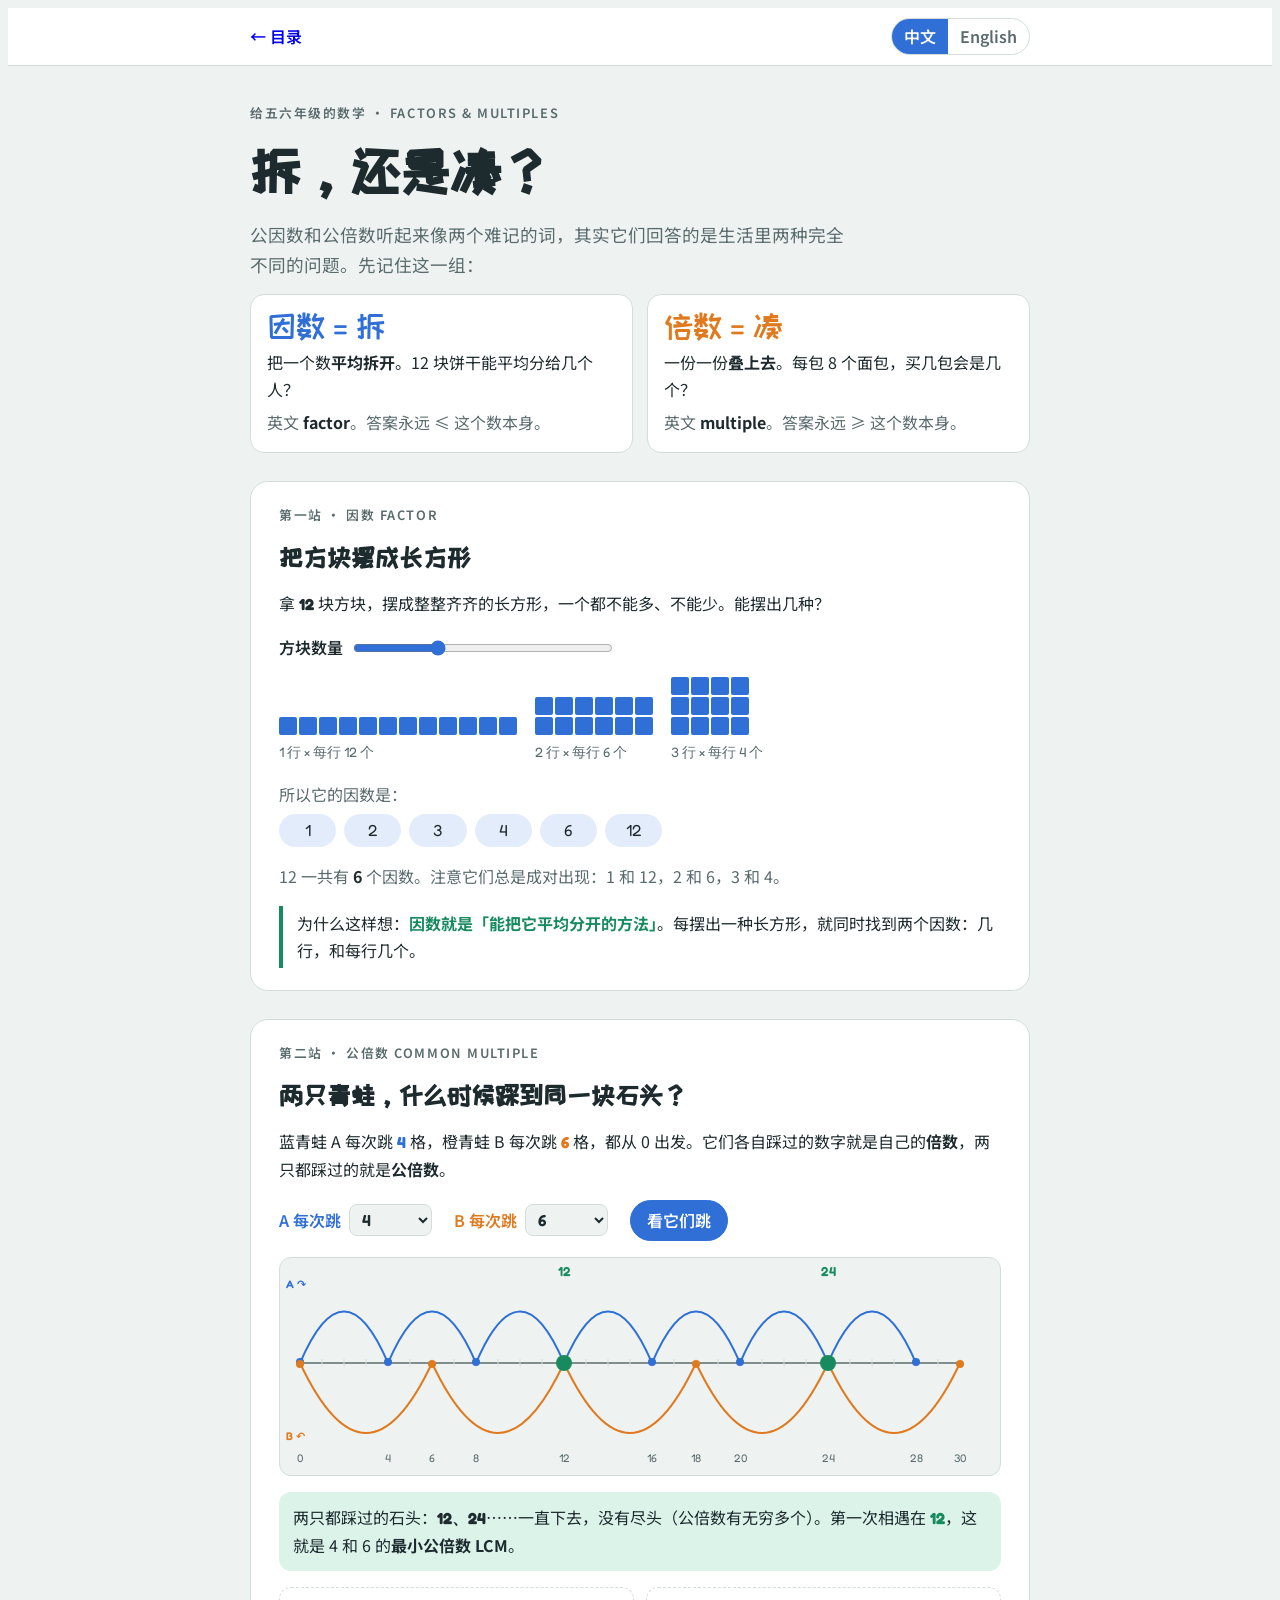
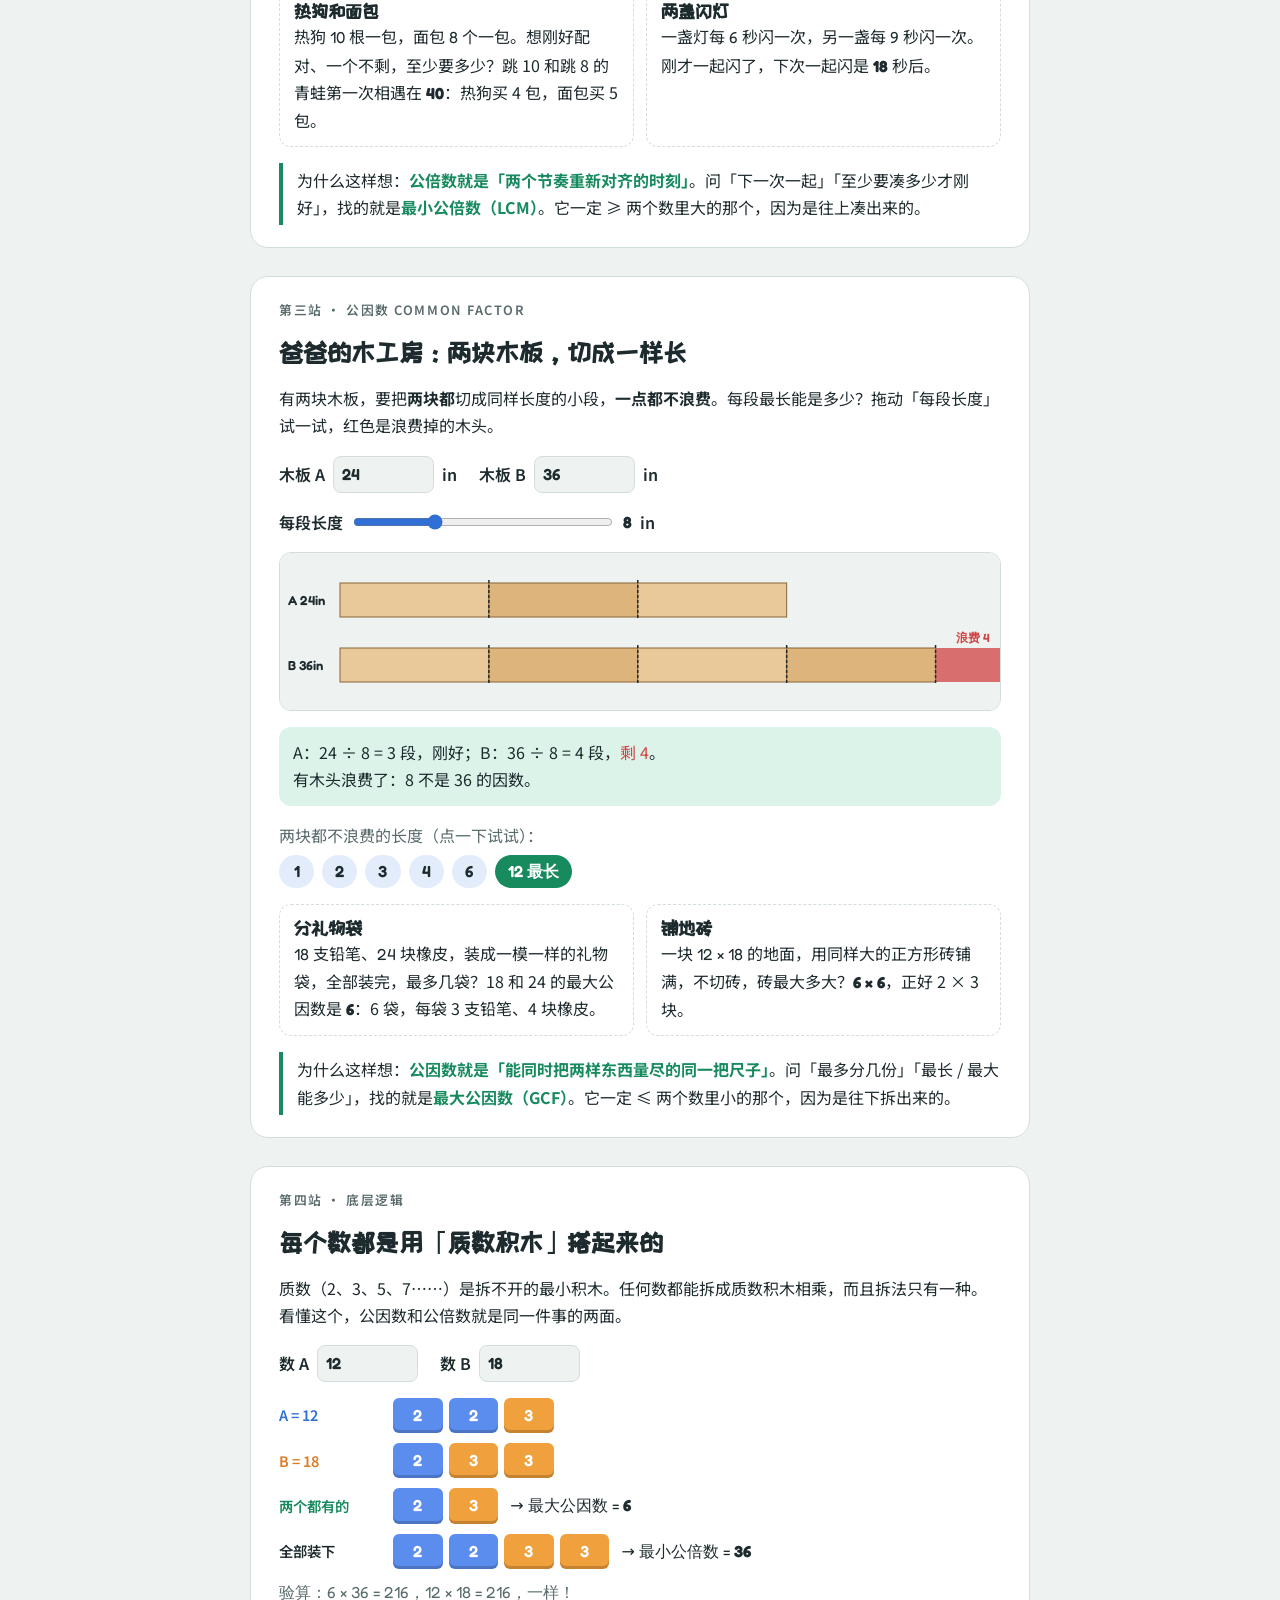
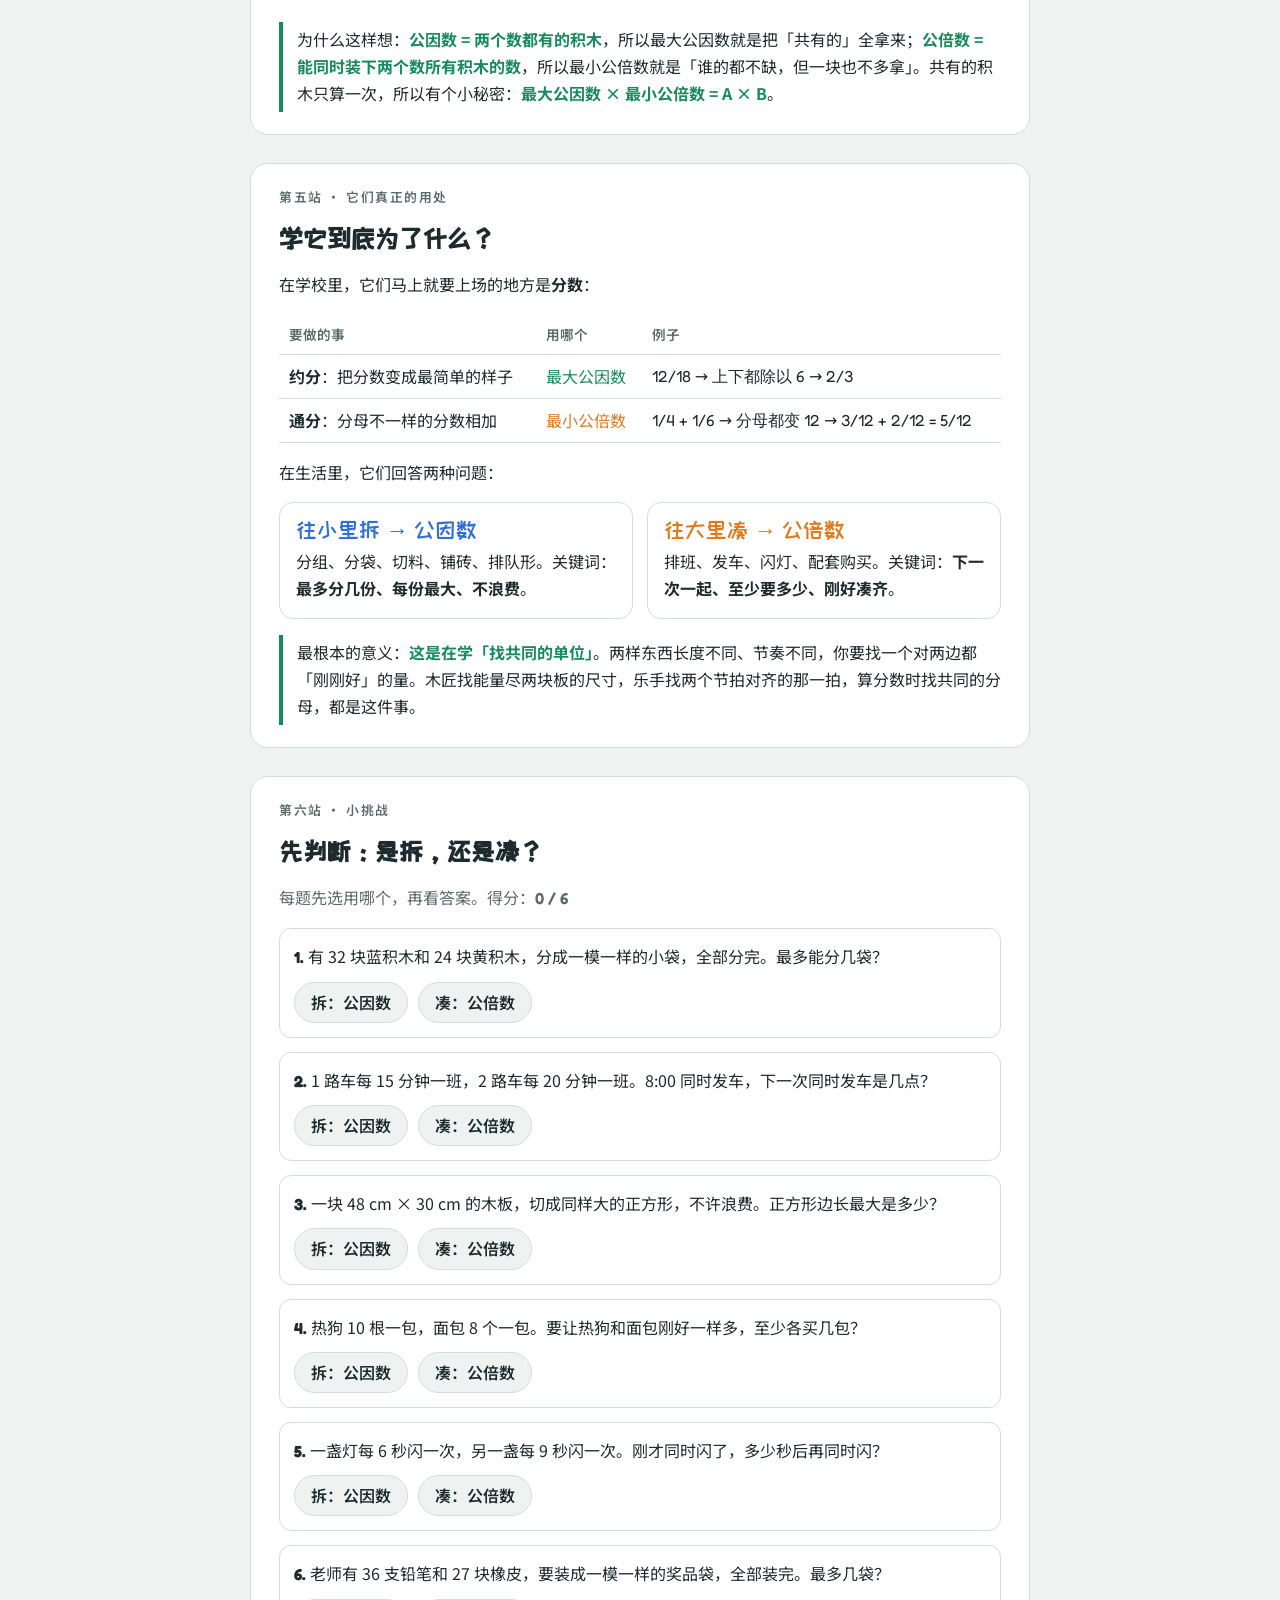
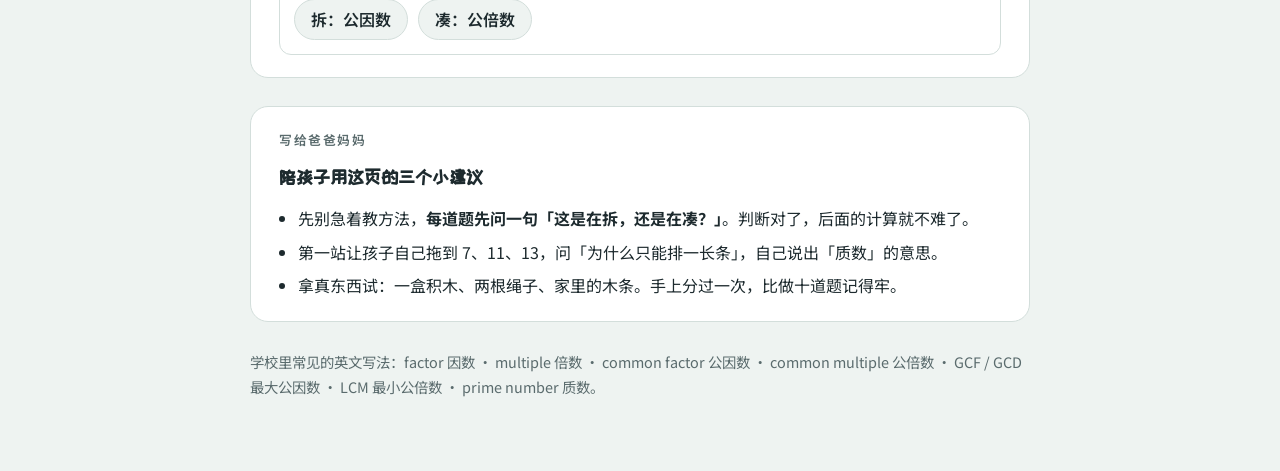
<file: math/concepts/factors-multiples.zh.html>
<!doctype html>
<html lang="zh">
<head>
<meta charset="utf-8">
<meta name="viewport" content="width=device-width, initial-scale=1, viewport-fit=cover">
<title>因数倍数实验室</title>
<link rel="preconnect" href="https://fonts.googleapis.com">
<link rel="preconnect" href="https://fonts.gstatic.com" crossorigin>
<link rel="stylesheet" href="https://fonts.googleapis.com/css2?family=Fredoka:wght@500;600&family=ZCOOL+KuaiLe&family=Noto+Sans+SC:wght@400;600&display=swap">
<style>
/* Layout: one narrow column like a workbook; every idea = a "bench" with a hands-on toy, then one sentence of why. */
:root{
  --bg:#eef3f1; --paper:#ffffff; --ink:#1d2a2e; --muted:#5a6b6d; --line:#d3dedb;
  --a:#2f6fd6; --b:#e07a1f; --both:#178a5e; --waste:#d14343;
  --wood1:#e9c99a; --wood2:#dcb47c; --woodline:#8a6538;
  --p2:#5b8def; --p3:#f0a03c; --p5:#3dbb84; --p7:#c46bd8; --px:#8a97a0;
  --soft-a:#e3ecfb; --soft-b:#fcecdc; --soft-both:#dcf3e9;
  --display:"Fredoka","ZCOOL KuaiLe","PingFang SC",sans-serif;
  --body:"Noto Sans SC","PingFang SC","Hiragino Sans GB",system-ui,sans-serif;
  --num:"Fredoka",ui-rounded,system-ui,sans-serif;
}
@media (prefers-color-scheme: dark){:root:not([data-theme="light"]){
  --bg:#111a1c; --paper:#192427; --ink:#e4eeec; --muted:#93a6a4; --line:#2b3b3e;
  --a:#78a6ff; --b:#ffa65c; --both:#45d29b; --waste:#ff7070;
  --wood1:#7a5a34; --wood2:#6a4c2a; --woodline:#e2c08e;
  --soft-a:#1d2b44; --soft-b:#3a2a1a; --soft-both:#173a2d; color-scheme:dark}}
:root[data-theme="dark"]{
  --bg:#111a1c; --paper:#192427; --ink:#e4eeec; --muted:#93a6a4; --line:#2b3b3e;
  --a:#78a6ff; --b:#ffa65c; --both:#45d29b; --waste:#ff7070;
  --wood1:#7a5a34; --wood2:#6a4c2a; --woodline:#e2c08e;
  --soft-a:#1d2b44; --soft-b:#3a2a1a; --soft-both:#173a2d; color-scheme:dark}

body{background:var(--bg);color:var(--ink);font-family:var(--body);font-size:16px;line-height:1.7}
.wrap{max-width:780px;margin:0 auto;padding-block:28px 64px;padding-left:max(16px,env(safe-area-inset-left,0px));padding-right:max(16px,env(safe-area-inset-right,0px));display:flex;flex-direction:column;gap:28px}
h1,h2,h3{font-family:var(--display);font-weight:600;text-wrap:balance;line-height:1.25;margin:0}
h1{font-size:clamp(2.2rem,7vw,3.4rem)}
h2{font-size:1.6rem}
h3{font-size:1.15rem}
p{margin:0}
.eyebrow{font-size:.8rem;letter-spacing:.12em;text-transform:uppercase;color:var(--muted);font-weight:600}
.num{font-family:var(--num);font-variant-numeric:tabular-nums}
.ca{color:var(--a)} .cb{color:var(--b)} .cboth{color:var(--both)} .cw{color:var(--waste)}

header{display:flex;flex-direction:column;gap:14px;padding-top:8px}
header .lead{font-size:1.1rem;color:var(--muted);max-width:60ch}
.duo{display:grid;grid-template-columns:1fr 1fr;gap:14px}
.duo > div{background:var(--paper);border:1px solid var(--line);border-radius:14px;padding:16px;display:flex;flex-direction:column;gap:6px;min-width:0}
.duo .big{font-family:var(--display);font-size:2rem;line-height:1}
@media (max-width:560px){.duo{grid-template-columns:1fr}}

section{background:var(--paper);border:1px solid var(--line);border-radius:18px;padding:22px clamp(16px,4vw,28px);display:flex;flex-direction:column;gap:16px}
.why{border-left:4px solid var(--both);padding:4px 0 4px 14px;background:transparent}
.why b{color:var(--both)}
.controls{display:flex;flex-wrap:wrap;gap:12px 22px;align-items:center}
label{display:flex;align-items:center;gap:8px;font-weight:600}
input[type=range]{width:min(260px,60vw);accent-color:var(--a)}
input[type=number],select{font:inherit;font-family:var(--num);width:5.2em;padding:4px 8px;border-radius:8px;border:1px solid var(--line);background:var(--bg);color:var(--ink)}
button{font:inherit;font-weight:600;cursor:pointer;border-radius:999px;border:1px solid var(--line);background:var(--bg);color:var(--ink);padding:6px 16px}
button:hover{border-color:var(--a)}
button.primary{background:var(--a);color:var(--paper);border-color:var(--a)}
:focus-visible{outline:3px solid var(--b);outline-offset:2px}
.chips{display:flex;flex-wrap:wrap;gap:8px}
.chip{font-family:var(--num);font-variant-numeric:tabular-nums;min-width:2.2em;text-align:center;padding:2px 10px;border-radius:999px;background:var(--soft-a);color:var(--ink);border:1px solid transparent}
button.chip{padding:2px 12px}
.chip.best{background:var(--both);color:var(--paper);font-weight:600}
.note{color:var(--muted)}
.note b{color:var(--ink)}

/* rectangles */
.rects{display:flex;flex-wrap:wrap;gap:18px;align-items:flex-end}
.rect{margin:0;display:flex;flex-direction:column;gap:6px;align-items:flex-start;min-width:0;max-width:100%}
.grid{display:grid;gap:2px}
.grid i{display:block;background:var(--a);border-radius:2px}
.rect figcaption{font-size:.85rem;color:var(--muted);font-family:var(--num)}

/* svg scrollers */
.scroll{overflow-x:auto;border-radius:12px;background:var(--bg);border:1px solid var(--line)}
svg text{font-family:var(--num);fill:var(--muted);font-size:11px}
.axis{stroke:var(--muted);stroke-width:1.5}
.tick{stroke:var(--line);stroke-width:1}
.arcA{fill:none;stroke:var(--a);stroke-width:2}
.arcB{fill:none;stroke:var(--b);stroke-width:2}
.dotA{fill:var(--a)} .dotB{fill:var(--b)}
.dotBoth{fill:var(--both)}
text.both{fill:var(--both);font-size:13px;font-weight:600}
text.lblA{fill:var(--a);font-weight:600} text.lblB{fill:var(--b);font-weight:600}
.wood1{fill:var(--wood1);stroke:var(--woodline);stroke-width:1}
.wood2{fill:var(--wood2);stroke:var(--woodline);stroke-width:1}
.waste{fill:var(--waste);opacity:.75}
.cut{stroke:var(--ink);stroke-width:1.5;stroke-dasharray:3 2}
text.bl{fill:var(--ink);font-size:13px;font-weight:600}
text.wl{fill:var(--waste);font-size:12px;font-weight:600}

.result{background:var(--soft-both);border-radius:12px;padding:12px 14px}
.stories{display:grid;grid-template-columns:1fr 1fr;gap:12px}
.stories > div{border:1px dashed var(--line);border-radius:12px;padding:12px 14px;min-width:0}
@media (max-width:560px){.stories{grid-template-columns:1fr}}

/* prime bricks */
.brickrow{display:flex;flex-wrap:wrap;align-items:center;gap:6px}
.brickrow .tag{width:7.5em;font-weight:600;font-size:.9rem;flex:none}
.brick{font-family:var(--num);font-weight:600;color:#fff;min-width:2.1em;text-align:center;padding:4px 8px;border-radius:6px;box-shadow:inset 0 -3px 0 rgba(0,0,0,.18)}
.b2{background:var(--p2)} .b3{background:var(--p3)} .b5{background:var(--p5)} .b7{background:var(--p7)} .bx{background:var(--px)}
.eq{font-family:var(--num);margin-left:6px}
@media (max-width:480px){.brickrow .tag{width:100%}}

table{border-collapse:collapse;width:100%}
th,td{text-align:left;padding:8px 10px;border-bottom:1px solid var(--line);vertical-align:top}
th{font-size:.85rem;color:var(--muted);font-weight:600}
.tablewrap{overflow-x:auto}

/* quiz */
.quiz{display:flex;flex-direction:column;gap:14px}
.q{border:1px solid var(--line);border-radius:12px;padding:14px;display:flex;flex-direction:column;gap:10px}
.q .btns{display:flex;gap:10px;flex-wrap:wrap}
.fb{border-radius:10px;padding:10px 12px}
.fb.ok{background:var(--soft-both)}
.fb.no{background:var(--soft-b)}
.score{font-family:var(--num);font-weight:600}
footer{color:var(--muted);font-size:.9rem}
@media (prefers-reduced-motion:reduce){*{transition:none!important;animation:none!important}}
</style>
</head>
<body>
<div class="topbar" style="position:sticky;top:0;z-index:5;background:var(--paper);border-bottom:1px solid var(--line)"><div style="max-width:780px;margin:0 auto;display:flex;justify-content:space-between;align-items:center;padding:10px 16px;font-weight:600">
<a href="../index.html?lang=zh" style="text-decoration:none">← 目录</a>
<span style="display:inline-flex;border:1px solid var(--line);border-radius:999px;overflow:hidden"><a href="factors-multiples.zh.html" onclick="try{localStorage.setItem('lang','zh')}catch(e){}" style="padding:4px 12px;text-decoration:none;background:var(--a);color:var(--paper)">中文</a><a href="factors-multiples.en.html" onclick="try{localStorage.setItem('lang','en')}catch(e){}" style="padding:4px 12px;text-decoration:none;color:var(--muted)">English</a></span>
</div></div>


<div class="wrap">

<header>
  <span class="eyebrow">给五六年级的数学 · Factors &amp; Multiples</span>
  <h1>拆，还是凑？</h1>
  <p class="lead">公因数和公倍数听起来像两个难记的词，其实它们回答的是生活里两种完全不同的问题。先记住这一组：</p>
  <div class="duo">
    <div><span class="big ca">因数 = 拆</span><p>把一个数<b>平均拆开</b>。12 块饼干能平均分给几个人？</p><p class="note">英文 <b>factor</b>。答案永远 ≤ 这个数本身。</p></div>
    <div><span class="big cb">倍数 = 凑</span><p>一份一份<b>叠上去</b>。每包 8 个面包，买几包会是几个？</p><p class="note">英文 <b>multiple</b>。答案永远 ≥ 这个数本身。</p></div>
  </div>
</header>

<section id="s1">
  <span class="eyebrow">第一站 · 因数 factor</span>
  <h2>把方块摆成长方形</h2>
  <p>拿 <b class="num" id="nVal">12</b> 块方块，摆成整整齐齐的长方形，一个都不能多、不能少。能摆出几种？</p>
  <div class="controls">
    <label for="n">方块数量 <input id="n" type="range" min="1" max="36" value="12"></label>
  </div>
  <div class="rects" id="rects"></div>
  <div><p class="note" style="margin-bottom:6px">所以它的因数是：</p><div class="chips" id="factorList"></div></div>
  <p class="note" id="rectNote"></p>
  <p class="why">为什么这样想：<b>因数就是「能把它平均分开的方法」</b>。每摆出一种长方形，就同时找到两个因数：几行，和每行几个。</p>
</section>

<section id="s2">
  <span class="eyebrow">第二站 · 公倍数 common multiple</span>
  <h2>两只青蛙，什么时候踩到同一块石头？</h2>
  <p>蓝青蛙 A 每次跳 <b class="ca num" id="aShow">4</b> 格，橙青蛙 B 每次跳 <b class="cb num" id="bShow">6</b> 格，都从 0 出发。它们各自踩过的数字就是自己的<b>倍数</b>，两只都踩过的就是<b>公倍数</b>。</p>
  <div class="controls">
    <label for="fa"><span class="ca">A 每次跳</span> <select id="fa"></select></label>
    <label for="fb"><span class="cb">B 每次跳</span> <select id="fb"></select></label>
    <button class="primary" id="play">看它们跳</button>
  </div>
  <div class="scroll"><svg id="line" role="img" aria-label="两只青蛙在数轴上跳"></svg></div>
  <div class="result" id="frogResult"></div>
  <div class="stories">
    <div><h3>热狗和面包</h3><p>热狗 <span class="num">10</span> 根一包，面包 <span class="num">8</span> 个一包。想刚好配对、一个不剩，至少要多少？跳 10 和跳 8 的青蛙第一次相遇在 <b class="num">40</b>：热狗买 4 包，面包买 5 包。</p></div>
    <div><h3>两盏闪灯</h3><p>一盏灯每 <span class="num">6</span> 秒闪一次，另一盏每 <span class="num">9</span> 秒闪一次。刚才一起闪了，下次一起闪是 <b class="num">18</b> 秒后。</p></div>
  </div>
  <p class="why">为什么这样想：<b>公倍数就是「两个节奏重新对齐的时刻」</b>。问「下一次一起」「至少要凑多少才刚好」，找的就是<b>最小公倍数（LCM）</b>。它一定 ≥ 两个数里大的那个，因为是往上凑出来的。</p>
</section>

<section id="s3">
  <span class="eyebrow">第三站 · 公因数 common factor</span>
  <h2>爸爸的木工房：两块木板，切成一样长</h2>
  <p>有两块木板，要把<b>两块都</b>切成同样长度的小段，<b>一点都不浪费</b>。每段最长能是多少？拖动「每段长度」试一试，红色是浪费掉的木头。</p>
  <div class="controls">
    <label for="ba">木板 A <input id="ba" type="number" min="4" max="72" value="24"> in</label>
    <label for="bb">木板 B <input id="bb" type="number" min="4" max="72" value="36"> in</label>
  </div>
  <div class="controls">
    <label for="p">每段长度 <input id="p" type="range" min="1" max="24" value="8"> <b class="num" id="pVal">8</b> in</label>
  </div>
  <div class="scroll"><svg id="boards" role="img" aria-label="两块木板的切割示意"></svg></div>
  <div class="result" id="boardResult"></div>
  <div><p class="note" style="margin-bottom:6px">两块都不浪费的长度（点一下试试）：</p><div class="chips" id="cfList"></div></div>
  <div class="stories">
    <div><h3>分礼物袋</h3><p><span class="num">18</span> 支铅笔、<span class="num">24</span> 块橡皮，装成一模一样的礼物袋，全部装完，最多几袋？18 和 24 的最大公因数是 <b class="num">6</b>：6 袋，每袋 3 支铅笔、4 块橡皮。</p></div>
    <div><h3>铺地砖</h3><p>一块 <span class="num">12 × 18</span> 的地面，用同样大的正方形砖铺满，不切砖，砖最大多大？<b class="num">6 × 6</b>，正好 2 × 3 块。</p></div>
  </div>
  <p class="why">为什么这样想：<b>公因数就是「能同时把两样东西量尽的同一把尺子」</b>。问「最多分几份」「最长 / 最大能多少」，找的就是<b>最大公因数（GCF）</b>。它一定 ≤ 两个数里小的那个，因为是往下拆出来的。</p>
</section>

<section id="s4">
  <span class="eyebrow">第四站 · 底层逻辑</span>
  <h2>每个数都是用「质数积木」搭起来的</h2>
  <p>质数（2、3、5、7……）是拆不开的最小积木。任何数都能拆成质数积木相乘，而且拆法只有一种。看懂这个，公因数和公倍数就是同一件事的两面。</p>
  <div class="controls">
    <label for="ka">数 A <input id="ka" type="number" min="2" max="200" value="12"></label>
    <label for="kb">数 B <input id="kb" type="number" min="2" max="200" value="18"></label>
  </div>
  <div style="display:flex;flex-direction:column;gap:10px" id="bricks"></div>
  <p class="why">为什么这样想：<b>公因数 = 两个数都有的积木</b>，所以最大公因数就是把「共有的」全拿来；<b>公倍数 = 能同时装下两个数所有积木的数</b>，所以最小公倍数就是「谁的都不缺，但一块也不多拿」。共有的积木只算一次，所以有个小秘密：<b>最大公因数 × 最小公倍数 = A × B</b>。</p>
</section>

<section id="s5">
  <span class="eyebrow">第五站 · 它们真正的用处</span>
  <h2>学它到底为了什么？</h2>
  <p>在学校里，它们马上就要上场的地方是<b>分数</b>：</p>
  <div class="tablewrap"><table>
    <thead><tr><th>要做的事</th><th>用哪个</th><th>例子</th></tr></thead>
    <tbody>
      <tr><td><b>约分</b>：把分数变成最简单的样子</td><td class="cboth">最大公因数</td><td class="num">12/18 → 上下都除以 6 → 2/3</td></tr>
      <tr><td><b>通分</b>：分母不一样的分数相加</td><td class="cb">最小公倍数</td><td class="num">1/4 + 1/6 → 分母都变 12 → 3/12 + 2/12 = 5/12</td></tr>
    </tbody>
  </table></div>
  <p>在生活里，它们回答两种问题：</p>
  <div class="duo">
    <div><span class="big ca" style="font-size:1.4rem">往小里拆 → 公因数</span><p>分组、分袋、切料、铺砖、排队形。关键词：<b>最多分几份、每份最大、不浪费</b>。</p></div>
    <div><span class="big cb" style="font-size:1.4rem">往大里凑 → 公倍数</span><p>排班、发车、闪灯、配套购买。关键词：<b>下一次一起、至少要多少、刚好凑齐</b>。</p></div>
  </div>
  <p class="why">最根本的意义：<b>这是在学「找共同的单位」</b>。两样东西长度不同、节奏不同，你要找一个对两边都「刚刚好」的量。木匠找能量尽两块板的尺寸，乐手找两个节拍对齐的那一拍，算分数时找共同的分母，都是这件事。</p>
</section>

<section id="s6">
  <span class="eyebrow">第六站 · 小挑战</span>
  <h2>先判断：是拆，还是凑？</h2>
  <p class="note">每题先选用哪个，再看答案。得分：<span class="score" id="score">0 / 6</span></p>
  <div class="quiz" id="quiz"></div>
</section>

<section>
  <span class="eyebrow">写给爸爸妈妈</span>
  <h3>陪孩子用这页的三个小建议</h3>
  <ul style="margin:0;padding-left:1.2em;display:flex;flex-direction:column;gap:6px">
    <li>先别急着教方法，<b>每道题先问一句「这是在拆，还是在凑？」</b>。判断对了，后面的计算就不难了。</li>
    <li>第一站让孩子自己拖到 7、11、13，问「为什么只能排一长条」，自己说出「质数」的意思。</li>
    <li>拿真东西试：一盒积木、两根绳子、家里的木条。手上分过一次，比做十道题记得牢。</li>
  </ul>
</section>

<footer>学校里常见的英文写法：factor 因数 · multiple 倍数 · common factor 公因数 · common multiple 公倍数 · GCF / GCD 最大公因数 · LCM 最小公倍数 · prime number 质数。</footer>
</div>

<script>
const $=s=>document.querySelector(s);
const gcd=(a,b)=>b?gcd(b,a%b):a;
const lcm=(a,b)=>a/gcd(a,b)*b;
const NS='http://www.w3.org/2000/svg';
const reduce=window.matchMedia('(prefers-reduced-motion: reduce)').matches;
function el(tag,attrs,text){const e=document.createElementNS(NS,tag);for(const k in attrs)e.setAttribute(k,attrs[k]);if(text!=null)e.textContent=text;return e}

/* 1. rectangles */
function renderRect(){
  const n=+$('#n').value; $('#nVal').textContent=n;
  const pairs=[]; for(let r=1;r*r<=n;r++) if(n%r===0) pairs.push([r,n/r]);
  const box=$('#rects'); box.innerHTML='';
  pairs.forEach(([r,c])=>{
    const cell=Math.max(6,Math.min(18,Math.floor(240/c)));
    const fig=document.createElement('figure'); fig.className='rect';
    const g=document.createElement('div'); g.className='grid'; g.style.gridTemplateColumns=`repeat(${c},${cell}px)`;
    for(let i=0;i<n;i++){const d=document.createElement('i');d.style.width=d.style.height=cell+'px';g.appendChild(d)}
    const cap=document.createElement('figcaption'); cap.textContent=`${r} 行 × 每行 ${c} 个`;
    fig.append(g,cap); box.append(fig);
  });
  const fs=[]; for(let i=1;i<=n;i++) if(n%i===0) fs.push(i);
  $('#factorList').innerHTML=fs.map(f=>`<span class="chip">${f}</span>`).join('');
  let t;
  if(n===1) t='1 很特别：只能摆成 1 × 1，它只有一个因数。';
  else if(fs.length===2) t=`<b>${n} 是质数（prime）</b>：只能排成一长条。除了 1 和它自己，没有别的数能把它平均分开。`;
  else t=`${n} 一共有 <b>${fs.length}</b> 个因数。注意它们总是成对出现：${pairs.map(([r,c])=>r===c?`${r}×${c}`:`${r} 和 ${c}`).join('，')}。`;
  $('#rectNote').innerHTML=t;
}
$('#n').addEventListener('input',renderRect);

/* 2. frogs */
for(const id of ['#fa','#fb']){const s=$(id);for(let i=2;i<=12;i++){const o=document.createElement('option');o.value=i;o.textContent=i;s.append(o)}}
$('#fa').value=4; $('#fb').value=6;
let timer=null;
function frogParams(){const a=+$('#fa').value,b=+$('#fb').value,L=lcm(a,b);let range=Math.min(Math.max(2*L,30),150);if(range<L)range=L;return{a,b,L,range}}
function drawFrogs(upTo){
  const {a,b,L,range}=frogParams();
  const u=range<=40?22:range<=80?13:9;
  const W=40+range*u, H=210, y=105, x=v=>20+v*u;
  const svg=$('#line'); svg.innerHTML=''; svg.setAttribute('viewBox',`0 0 ${W} ${H}`); svg.setAttribute('width',W); svg.setAttribute('height',H);
  svg.append(el('line',{x1:x(0),y1:y,x2:x(range),y2:y,class:'axis'}));
  for(let v=0;v<=range;v++){svg.append(el('line',{x1:x(v),y1:y-4,x2:x(v),y2:y+4,class:'tick'}))}
  const hA=Math.min(70,a*u*.45+12), hB=Math.min(70,b*u*.45+12);
  for(let v=a;v<=Math.min(upTo,range);v+=a) svg.append(el('path',{d:`M${x(v-a)} ${y} Q${x(v-a/2)} ${y-2*hA} ${x(v)} ${y}`,class:'arcA'}));
  for(let v=b;v<=Math.min(upTo,range);v+=b) svg.append(el('path',{d:`M${x(v-b)} ${y} Q${x(v-b/2)} ${y+2*hB} ${x(v)} ${y}`,class:'arcB'}));
  for(let v=0;v<=range;v++){
    const isA=v%a===0, isB=v%b===0; if(!(isA||isB)) continue;
    const shown=v<=upTo;
    if(v>0&&isA&&isB&&shown){
      svg.append(el('circle',{cx:x(v),cy:y,r:8,class:'dotBoth'}));
      svg.append(el('text',{x:x(v),y:18,'text-anchor':'middle',class:'both'},v));
    } else if(shown){
      if(isA) svg.append(el('circle',{cx:x(v),cy:y-1,r:4,class:'dotA'}));
      if(isB) svg.append(el('circle',{cx:x(v),cy:y+1,r:4,class:'dotB'}));
    }
    if(v===0||u>=13||v%10===0) svg.append(el('text',{x:x(v),y:H-6,'text-anchor':'middle'},v));
  }
  svg.append(el('text',{x:6,y:30,class:'lblA'},'A ↷'));
  svg.append(el('text',{x:6,y:H-28,class:'lblB'},'B ↶'));
  $('#aShow').textContent=a; $('#bShow').textContent=b;
  const commons=[]; for(let v=L;v<=range;v+=L) commons.push(v);
  $('#frogResult').innerHTML=upTo>=range
    ?`两只都踩过的石头：<b class="num">${commons.join('、')}</b>……一直下去，没有尽头（公倍数有无穷多个）。第一次相遇在 <b class="num cboth">${L}</b>，这就是 ${a} 和 ${b} 的<b>最小公倍数 LCM</b>。`
    :'跳呀跳……';
}
function playFrogs(){
  clearInterval(timer);
  const {range}=frogParams();
  if(reduce){drawFrogs(range);return}
  let cur=0; drawFrogs(0);
  timer=setInterval(()=>{cur+=1;drawFrogs(cur);if(cur>=range)clearInterval(timer)},range>80?40:70);
}
$('#play').addEventListener('click',playFrogs);
for(const id of ['#fa','#fb']) $(id).addEventListener('change',()=>{clearInterval(timer);drawFrogs(1e9)});

/* 3. boards */
function clampInput(e,lo,hi,def){let v=Math.round(+e.value);if(!isFinite(v)||v<lo||v>hi){v=Math.min(hi,Math.max(lo,isFinite(v)?v:def))}return v}
function renderBoards(fromInput){
  const A=clampInput($('#ba'),4,72,24), B=clampInput($('#bb'),4,72,36);
  const pEl=$('#p'); pEl.max=Math.min(A,B); if(+pEl.value>Math.min(A,B)) pEl.value=Math.min(A,B);
  const p=+pEl.value; $('#pVal').textContent=p;
  const g=gcd(A,B), maxL=Math.max(A,B), W=760, s=(W-90)/maxL, H=150;
  const svg=$('#boards'); svg.innerHTML=''; svg.setAttribute('viewBox',`0 0 ${W} ${H}`); svg.setAttribute('width',W); svg.setAttribute('height',H);
  [[A,30,'A'],[B,95,'B']].forEach(([len,y,name])=>{
    const q=Math.floor(len/p), r=len%p, x0=60;
    svg.append(el('text',{x:8,y:y+22,class:'bl'},`${name} ${len}in`));
    for(let i=0;i<q;i++) svg.append(el('rect',{x:x0+i*p*s,y,width:p*s,height:34,class:i%2?'wood2':'wood1'}));
    if(r>0){svg.append(el('rect',{x:x0+q*p*s,y,width:r*s,height:34,class:'waste'}));svg.append(el('text',{x:x0+q*p*s+r*s/2,y:y-6,'text-anchor':'middle',class:'wl'},`浪费 ${r}`))}
    for(let i=1;i<=q;i++) if(i<q||r>0) svg.append(el('line',{x1:x0+i*p*s,y1:y-3,x2:x0+i*p*s,y2:y+37,class:'cut'}));
  });
  const ra=A%p, rb=B%p;
  let msg=`A：${A} ÷ ${p} = ${Math.floor(A/p)} 段${ra?`，<span class="cw">剩 ${ra}</span>`:'，刚好'}；B：${B} ÷ ${p} = ${Math.floor(B/p)} 段${rb?`，<span class="cw">剩 ${rb}</span>`:'，刚好'}。<br>`;
  if(ra||rb) msg+=`有木头浪费了：${p} 不是 ${ra&&rb?`${A} 和 ${B}`:ra?A:B} 的因数。`;
  else if(p===g) msg+=`<b class="cboth">两块都不浪费，而且这是最长的一刀！</b> ${p} 就是 ${A} 和 ${B} 的<b>最大公因数 GCF</b>。`;
  else msg+=`两块都不浪费 ✓ ${p} 是 ${A} 和 ${B} 的<b>公因数</b>。但还能切得更长哦。`;
  $('#boardResult').innerHTML=msg;
  const cf=[]; for(let i=1;i<=g;i++) if(A%i===0&&B%i===0) cf.push(i);
  $('#cfList').innerHTML=cf.map(c=>`<button class="chip${c===g?' best':''}" data-p="${c}">${c}${c===g?' 最长':''}</button>`).join('');
}
$('#p').addEventListener('input',()=>renderBoards());
for(const id of ['#ba','#bb']) $(id).addEventListener('change',()=>renderBoards(true));
$('#cfList').addEventListener('click',e=>{const t=e.target.closest('[data-p]');if(!t)return;$('#p').value=t.dataset.p;renderBoards()});

/* 4. prime bricks */
function factorize(n){const out=[];for(let p=2;p*p<=n;p++)while(n%p===0){out.push(p);n/=p}if(n>1)out.push(n);return out}
const cls=p=>({2:'b2',3:'b3',5:'b5',7:'b7'})[p]||'bx';
const bricks=arr=>arr.length?arr.map(p=>`<span class="brick ${cls(p)}">${p}</span>`).join(''):'<span class="note">（没有共有的积木，只能用 1）</span>';
function renderBricks(){
  const A=clampInput($('#ka'),2,200,12), B=clampInput($('#kb'),2,200,18);
  const fa=factorize(A), fb=factorize(B);
  const shared=[], rest=[...fb];
  fa.forEach(p=>{const i=rest.indexOf(p);if(i>=0){shared.push(p);rest.splice(i,1)}});
  const union=[...fa,...rest].sort((x,y)=>x-y);
  const prod=a=>a.reduce((x,y)=>x*y,1);
  const g=prod(shared), l=prod(union);
  $('#bricks').innerHTML=`
    <div class="brickrow"><span class="tag ca">A = ${A}</span>${bricks(fa)}</div>
    <div class="brickrow"><span class="tag cb">B = ${B}</span>${bricks(fb)}</div>
    <div class="brickrow"><span class="tag cboth">两个都有的</span>${bricks(shared)}<span class="eq">→ 最大公因数 = <b>${g}</b></span></div>
    <div class="brickrow"><span class="tag">全部装下</span>${bricks(union)}<span class="eq">→ 最小公倍数 = <b>${l}</b></span></div>
    <p class="note num">验算：${g} × ${l} = ${g*l}，${A} × ${B} = ${A*B}${g*l===A*B?'，一样！':''}</p>`;
}
for(const id of ['#ka','#kb']) $(id).addEventListener('change',renderBricks);

/* 5. quiz */
const Q=[
  {q:'有 32 块蓝积木和 24 块黄积木，分成一模一样的小袋，全部分完。最多能分几袋？',k:'f',ans:'8 袋，每袋 4 块蓝、3 块黄。',why:'把东西往小里分、问「最多几份」，是拆：找 32 和 24 的最大公因数。'},
  {q:'1 路车每 15 分钟一班，2 路车每 20 分钟一班。8:00 同时发车，下一次同时发车是几点？',k:'m',ans:'9:00（60 分钟后）。',why:'两个节奏「下一次一起」，是凑：找 15 和 20 的最小公倍数。'},
  {q:'一块 48 cm × 30 cm 的木板，切成同样大的正方形，不许浪费。正方形边长最大是多少？',k:'f',ans:'6 cm，正好切成 8 × 5 = 40 块。',why:'「最大」「不浪费」，是拆：找 48 和 30 的最大公因数。'},
  {q:'热狗 10 根一包，面包 8 个一包。要让热狗和面包刚好一样多，至少各买几包？',k:'m',ans:'热狗 4 包、面包 5 包，各 40 个。',why:'「至少凑到一样多」，是凑：找 10 和 8 的最小公倍数。'},
  {q:'一盏灯每 6 秒闪一次，另一盏每 9 秒闪一次。刚才同时闪了，多少秒后再同时闪？',k:'m',ans:'18 秒后。',why:'两个节奏重新对齐，是凑：找 6 和 9 的最小公倍数。'},
  {q:'老师有 36 支铅笔和 27 块橡皮，要装成一模一样的奖品袋，全部装完。最多几袋？',k:'f',ans:'9 袋，每袋 4 支铅笔、3 块橡皮。',why:'分组、最多几份，是拆：找 36 和 27 的最大公因数。'}
];
const done=new Map();
function renderQuiz(){
  $('#quiz').innerHTML=Q.map((x,i)=>`<div class="q" data-i="${i}"><p><b class="num">${i+1}.</b> ${x.q}</p><div class="btns"><button data-k="f">拆：公因数</button><button data-k="m">凑：公倍数</button></div><div class="fb" hidden></div></div>`).join('');
}
$('#quiz').addEventListener('click',e=>{
  const btn=e.target.closest('button[data-k]'); if(!btn) return;
  const box=btn.closest('.q'), i=+box.dataset.i, x=Q[i], ok=btn.dataset.k===x.k;
  if(!done.has(i)) done.set(i,ok);
  const fb=box.querySelector('.fb'); fb.hidden=false; fb.className='fb '+(ok?'ok':'no');
  fb.innerHTML=(ok?'<b>对了！</b>':'<b>再想想：</b>')+x.why+(ok?` 答案：<b>${x.ans}</b>`:'');
  const right=[...done.values()].filter(Boolean).length;
  $('#score').textContent=`${right} / ${Q.length}`;
});

renderRect(); drawFrogs(1e9); renderBoards(); renderBricks(); renderQuiz();
</script>

<script>
new MutationObserver(()=>{const m=(document.getElementById('score').textContent||'').match(/(\d+)\s*\/\s*(\d+)/);if(m&&+m[1]>=+m[2]-1){try{localStorage.setItem('star:factors-multiples','1')}catch(e){}}}).observe(document.getElementById('score'),{childList:true,characterData:true,subtree:true});
</script>
</body>
</html>
</file>
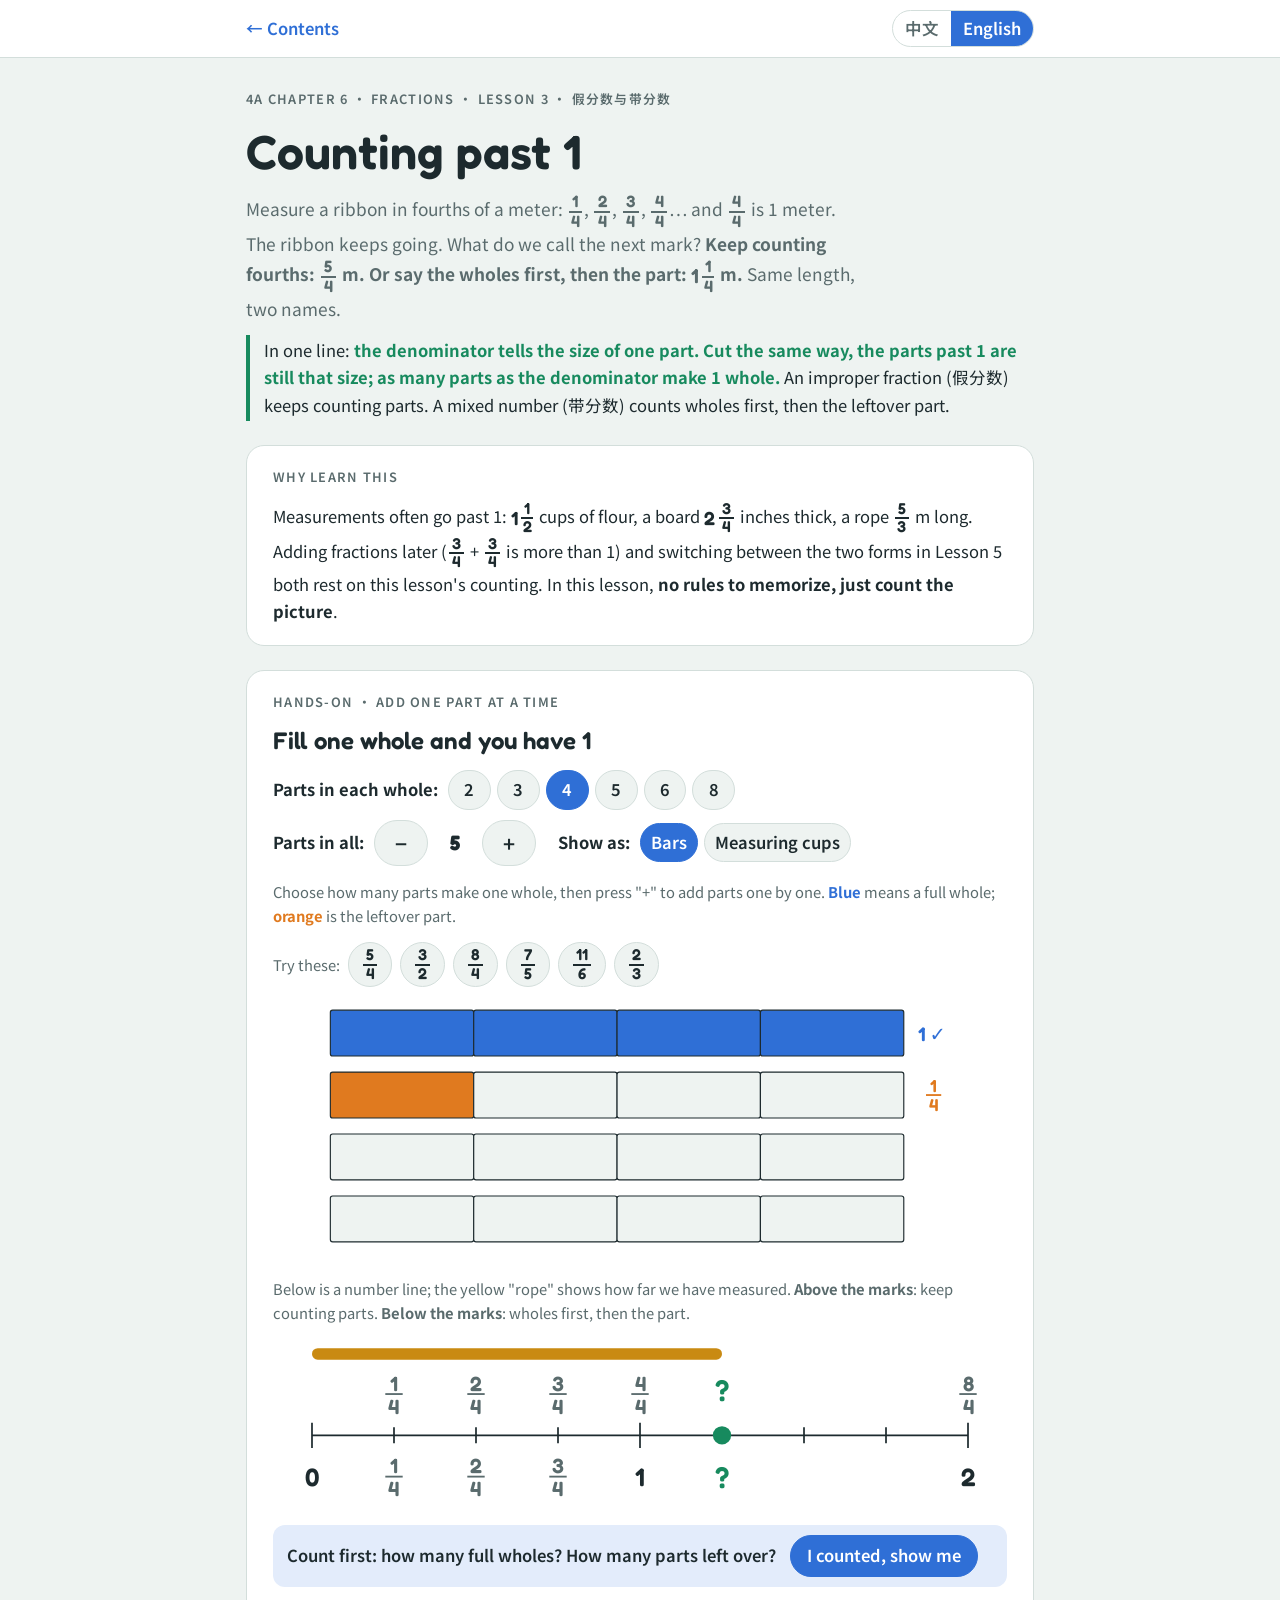
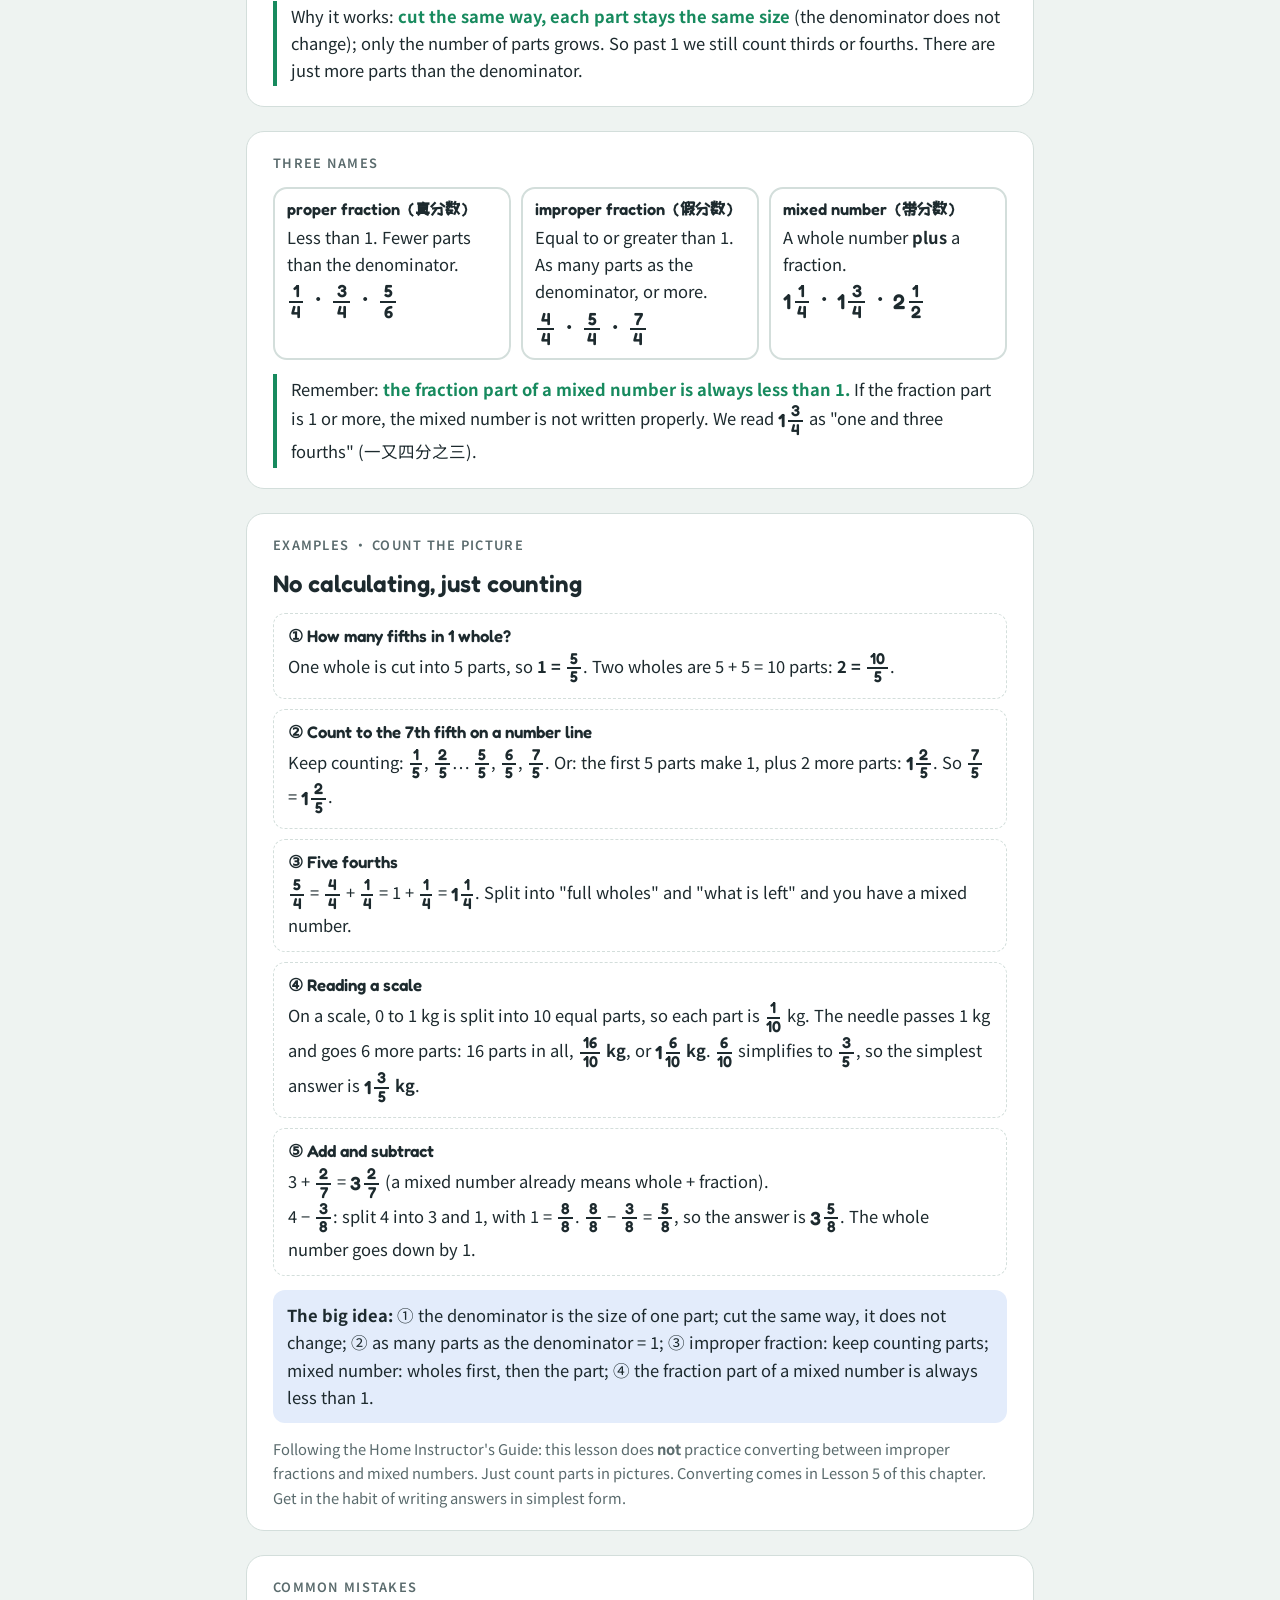
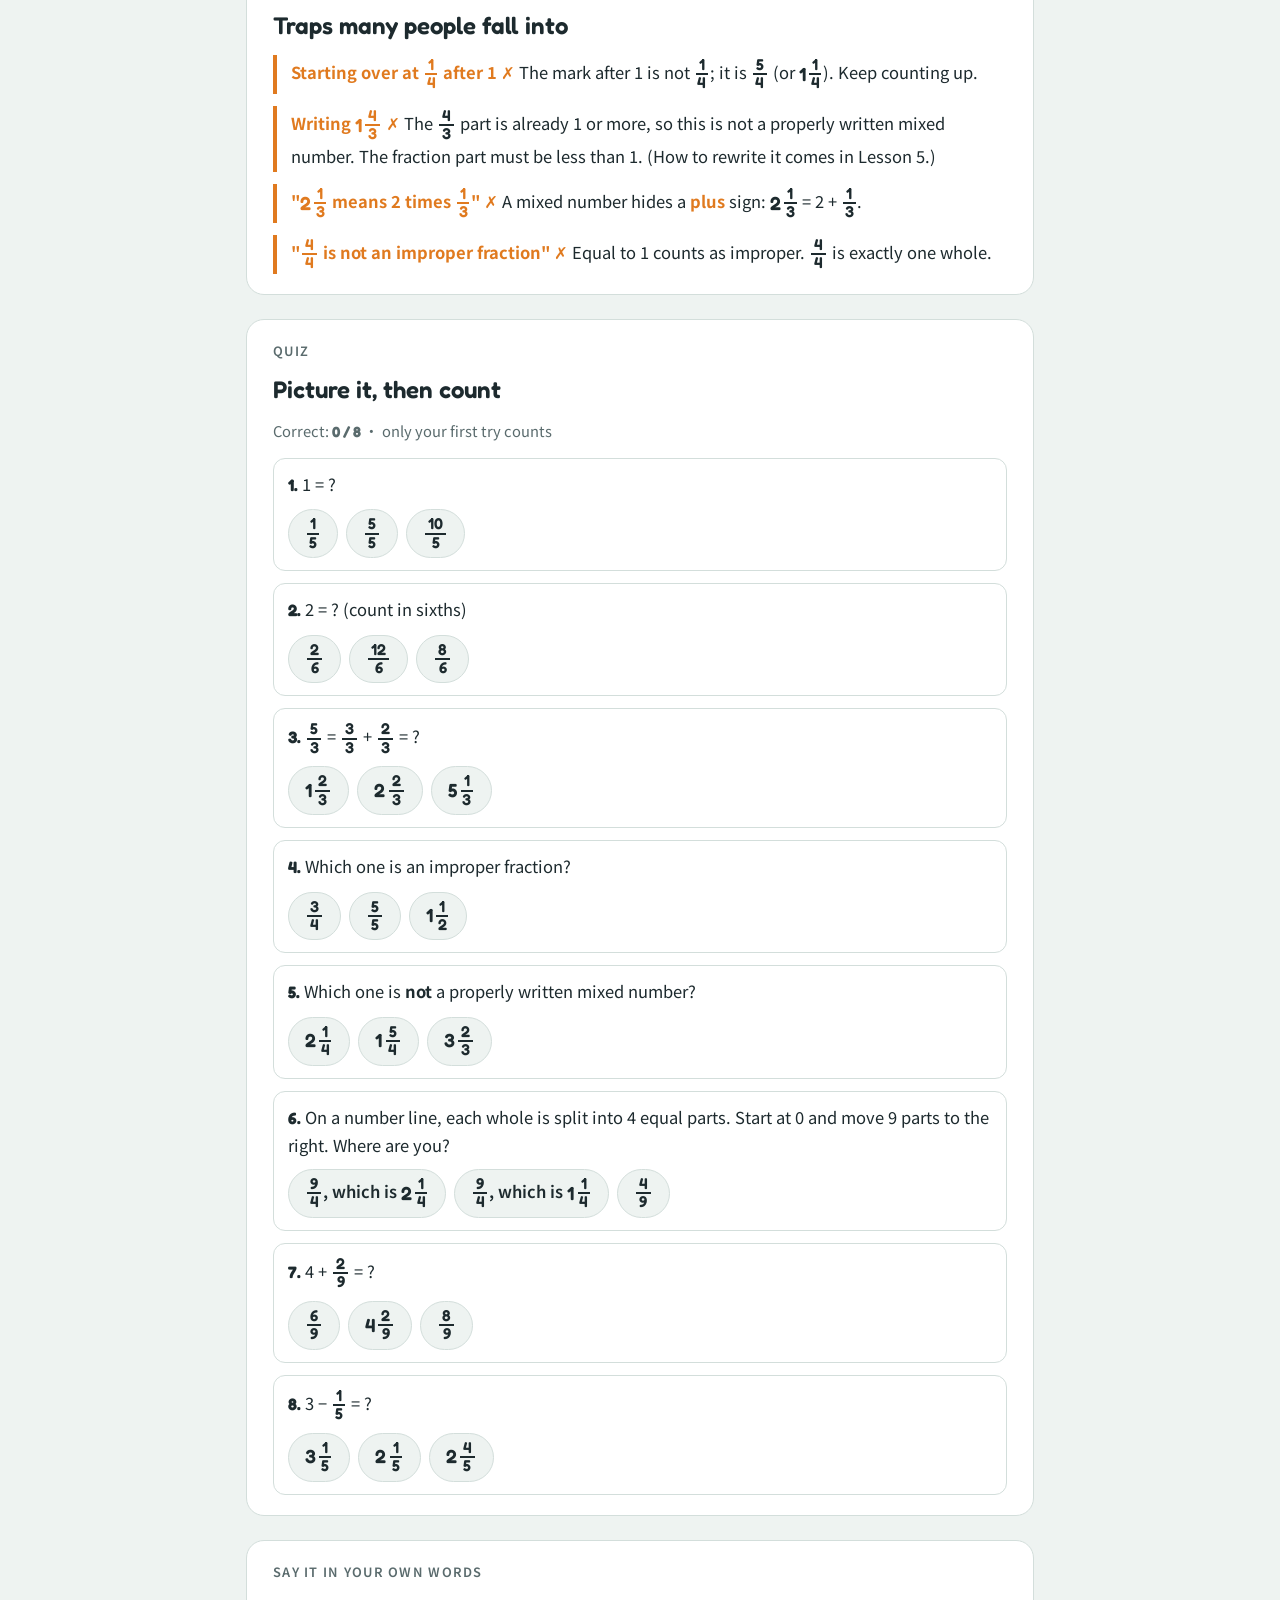
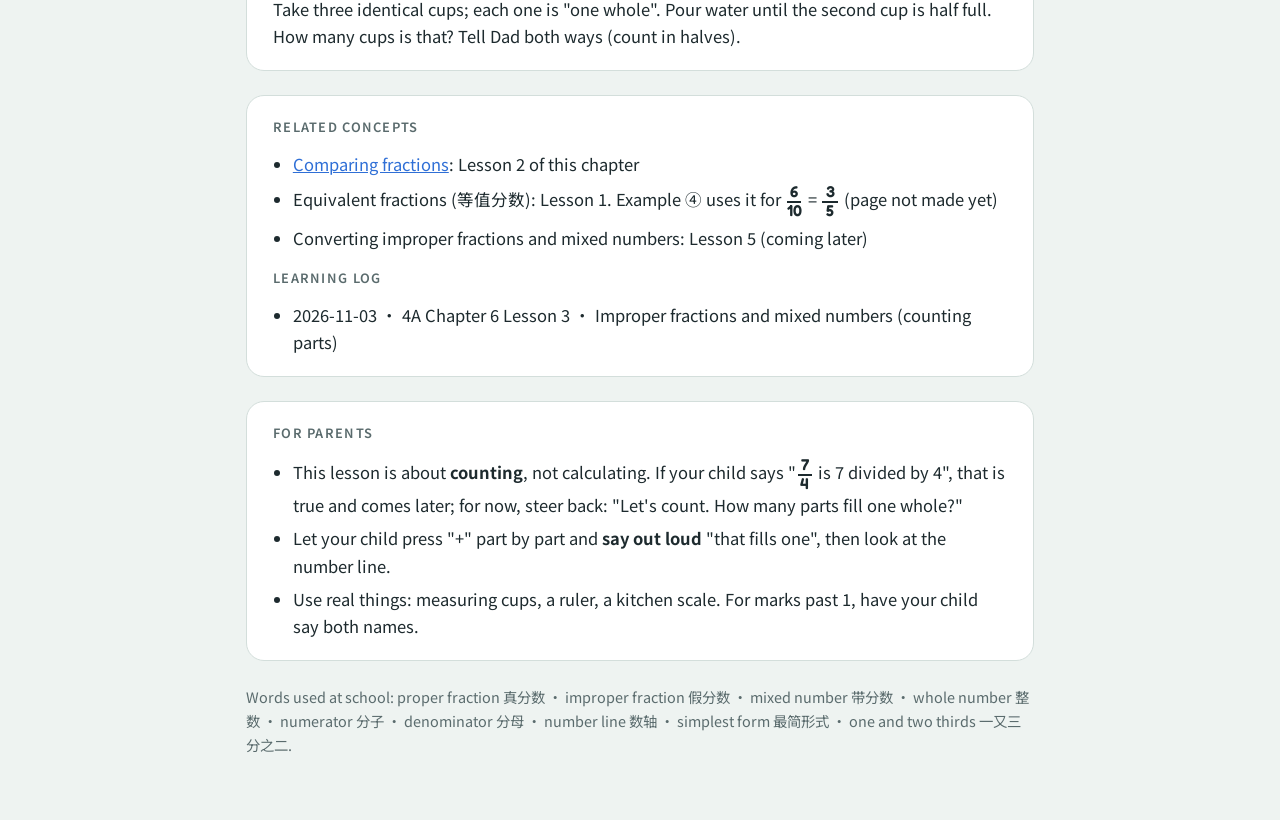
<file: math/concepts/improper-mixed.en.html>
<!doctype html>
<html lang="en">
<head>
<meta charset="utf-8">
<meta name="viewport" content="width=device-width, initial-scale=1, viewport-fit=cover">
<title>Improper Fractions and Mixed Numbers</title>
<link rel="preconnect" href="https://fonts.googleapis.com">
<link rel="preconnect" href="https://fonts.gstatic.com" crossorigin>
<link rel="stylesheet" href="https://fonts.googleapis.com/css2?family=Fredoka:wght@500;600&family=ZCOOL+KuaiLe&family=Nunito:wght@400;600;700&family=Noto+Sans+SC:wght@400;600&display=swap">
<link rel="stylesheet" href="../../assets/site.css">
<style>
/* Count pieces, don't convert: add pieces one at a time, watch them fill wholes, read the same point two ways on a number line. */
[hidden]{display:none!important}
.wrap{display:flex;flex-direction:column;gap:24px}
h1{font-size:clamp(2rem,7vw,3rem)}
h2{font-size:1.5rem}
p{margin:0}
.eyebrow{font-size:.8rem;letter-spacing:.1em;text-transform:uppercase;color:var(--muted);font-weight:600}
header{display:flex;flex-direction:column;gap:12px;padding-top:6px}
header .lead{font-size:1.08rem;color:var(--muted);max-width:62ch}
section{background:var(--paper);border:1px solid var(--line);border-radius:18px;padding:20px clamp(16px,4vw,26px);display:flex;flex-direction:column;gap:14px}
.why{border-left:4px solid var(--both);padding:2px 0 2px 14px}
.why b{color:var(--both)}
.ca{color:var(--a)} .cb{color:var(--b)} .cboth{color:var(--both)}
.num{font-family:"Fredoka",ui-rounded,system-ui,sans-serif;font-variant-numeric:tabular-nums}
.fr{display:inline-flex;flex-direction:column;align-items:center;vertical-align:middle;line-height:1.05;font-family:"Fredoka",ui-rounded,system-ui,sans-serif;font-weight:600;margin:0 .12em;font-size:.95em}
.fr span:first-child{border-bottom:2px solid currentColor;padding:0 .2em}
.mx{display:inline-flex;align-items:center;gap:.08em;vertical-align:middle;font-family:"Fredoka",ui-rounded,system-ui,sans-serif;font-weight:600}
.mx>.w{font-size:1.15em}
.controls{display:flex;flex-wrap:wrap;gap:10px 22px;align-items:center}
.grp{display:flex;flex-wrap:wrap;gap:6px;align-items:center}
.grp .lab{font-weight:700;margin-right:4px}
button{font:inherit;font-weight:600;cursor:pointer;border-radius:999px;border:1px solid var(--line);background:var(--bg);color:var(--ink);padding:6px 16px}
button:hover{border-color:var(--a)}
button.on,button.primary{background:var(--a);color:var(--paper);border-color:var(--a)}
button:disabled{opacity:.4;cursor:default}
.grp button{min-width:2.6em;padding:5px 10px}
.big{font-size:1.3rem;padding:4px 18px;min-width:2.4em}
.presets{display:flex;flex-wrap:wrap;gap:8px;align-items:center}
.presets button{padding:4px 12px}
svg{display:block;width:100%;height:auto}
svg text{font-family:"Fredoka",system-ui,sans-serif;fill:var(--muted);font-size:15px}
.pa{fill:var(--a)} .pb{fill:var(--b)} .pe{fill:var(--bg)}
.tick{stroke:var(--ink);stroke-width:1.5}
.rope{fill:var(--gold)}
.result{background:var(--soft-both);border-radius:12px;padding:14px;font-size:1.25rem;display:flex;flex-wrap:wrap;gap:6px 14px;align-items:center}
.result .kind{font-size:.95rem;font-weight:700;color:var(--both)}
.count{border:1px dashed var(--line);border-radius:12px;padding:10px 14px;display:flex;flex-direction:column;gap:6px;font-size:1.15rem}
.count .note{font-size:.92rem}
.kinds{display:grid;grid-template-columns:repeat(3,1fr);gap:10px}
.kinds>div{border:2px solid var(--line);border-radius:14px;padding:10px 12px;display:flex;flex-direction:column;gap:4px;min-width:0}
.kinds h3{font-size:1.02rem}
@media (max-width:560px){.kinds{grid-template-columns:1fr}}
.steps{display:grid;gap:10px}
.step{border:1px dashed var(--line);border-radius:12px;padding:12px 14px}
.step h3{font-size:1.05rem;margin-bottom:4px}
.order{background:var(--soft-a);border-radius:12px;padding:12px 14px}
.err{border-left:4px solid var(--b);padding:2px 0 2px 14px}
.err b{color:var(--b)}
.quiz{display:flex;flex-direction:column;gap:12px}
.q{border:1px solid var(--line);border-radius:12px;padding:12px 14px;display:flex;flex-direction:column;gap:10px}
.q .btns{display:flex;gap:8px;flex-wrap:wrap}
.q .btns button{min-width:3em}
.fb{border-radius:10px;padding:8px 12px}
.q button.pickok{background:var(--both);color:var(--paper);border-color:var(--both)} .q button.pickno{background:var(--b);color:var(--paper);border-color:var(--b)}
.ask{display:flex;flex-wrap:wrap;gap:8px 14px;align-items:center;background:var(--soft-a);border-radius:12px;padding:10px 14px;font-weight:600}
.fb.ok{background:var(--soft-both)} .fb.no{background:var(--soft-b)}
.note{color:var(--muted);font-size:.92rem}
ul{margin:0;padding-left:1.2em;display:flex;flex-direction:column;gap:6px}
footer{color:var(--muted);font-size:.9rem}
</style>
</head>
<body>
<div class="topbar"><div class="in">
  <a id="back" href="../index.html?lang=en"></a>
  <span class="pill"><a id="tozh" href="improper-mixed.zh.html">中文</a><a id="toen" href="improper-mixed.en.html">English</a></span>
</div></div>

<div class="wrap">
<header>
  <span class="eyebrow" data-t="eyebrow"></span>
  <h1 data-t="h1"></h1>
  <p class="lead" data-t="lead"></p>
  <p class="why" data-t="oneLine"></p>
</header>

<section>
  <span class="eyebrow" data-t="whyEye"></span>
  <p data-t="whyText"></p>
</section>

<section>
  <span class="eyebrow" data-t="playEye"></span>
  <h2 data-t="playH"></h2>
  <div class="controls">
    <div class="grp"><span class="lab" data-t="cutInto"></span><span id="dens" style="display:contents"></span></div>
    <div class="grp"><span class="lab" data-t="take"></span><button class="big" id="minus" aria-label="minus one piece">−</button><b class="num" id="cnt" style="min-width:2em;text-align:center;font-size:1.3rem">0</b><button class="big" id="plus" aria-label="plus one piece">+</button></div>
    <div class="grp"><span class="lab" data-t="lookAs"></span><span id="views" style="display:contents"></span></div>
  </div>
  <p class="note" data-t="pickNote"></p>
  <div class="presets"><span class="note" data-t="tryThese"></span><span id="presets" style="display:contents"></span></div>
  <svg id="pic" viewBox="0 0 640 228" role="img"></svg>
  <p class="note" data-t="lineNote"></p>
  <svg id="line" viewBox="0 0 640 150" role="img"></svg>
  <div class="ask" id="ask"><span data-t="askQ"></span><button class="primary" id="reveal" data-t="reveal"></button></div>
  <div class="result" id="result"></div>
  <div class="count" id="count"></div>
  <p class="why" data-t="playWhy"></p>
</section>

<section>
  <span class="eyebrow" data-t="kindEye"></span>
  <div class="kinds" id="kinds"></div>
  <p class="why" data-t="kindRule"></p>
</section>

<section>
  <span class="eyebrow" data-t="exEye"></span>
  <h2 data-t="exH"></h2>
  <div class="steps" id="steps"></div>
  <div class="order" data-t="order"></div>
  <p class="note" data-t="bookNote"></p>
</section>

<section>
  <span class="eyebrow" data-t="errEye"></span>
  <h2 data-t="errH"></h2>
  <div id="errs" style="display:flex;flex-direction:column;gap:12px"></div>
</section>

<section>
  <span class="eyebrow" data-t="quizEye"></span>
  <h2 data-t="quizH"></h2>
  <p class="note"><span data-t="score"></span> <b class="num" id="score">0 / 8</b> · <span data-t="scoreRule"></span></p>
  <div class="quiz" id="quiz"></div>
</section>

<section>
  <span class="eyebrow" data-t="sayEye"></span>
  <p data-t="say"></p>
</section>

<section>
  <span class="eyebrow" data-t="relEye"></span>
  <ul id="rel"></ul>
  <span class="eyebrow" data-t="logEye"></span>
  <ul id="log"></ul>
</section>

<section>
  <span class="eyebrow" data-t="parentEye"></span>
  <ul id="parent"></ul>
</section>

<footer data-t="foot"></footer>
</div>

<script>
const LANG = document.documentElement.lang === 'en' ? 'en' : 'zh';
const ID = 'improper-mixed';
/* {a/b} becomes a stacked fraction, {w a/b} a mixed number */
const S = {
zh: {
  back: '← 目录',
  eyebrow: '4A 第 6 章 · 分数 · 第 3 课 · Improper Fractions and Mixed Numbers',
  h1: '数过了 1，接着怎么数？',
  lead: '一条丝带，用「四分之一米」一段一段量：{1/4}、{2/4}、{3/4}、{4/4}……{4/4} 就是 1 米。丝带还没完，再量一段，叫什么？<b>可以接着数：{5/4} 米；也可以先说整的，再说零头：{1 1/4} 米。</b>同一个长度，两种叫法。',
  oneLine: '一句话：<b>分母管「一份多大」。同一种切法，过了 1 每一份还是那么大；凑满分母那么多份，就是 1 个整的。</b>假分数（improper fraction）是「一直数份数」，带分数（mixed number）是「先数整的，再数零头」。',
  whyEye: '为什么要学',
  whyText: '量东西经常超过 1：{1 1/2} 杯面粉、{2 3/4} 英寸厚的木板、绳子长 {5/3} 米。以后学分数加减（{3/4} + {3/4} 加出来比 1 大）、第 5 课学两种写法怎么换，都靠这一课的「数份数」。这一课<b>不背方法，只数图</b>。',
  playEye: '动手 · 一份一份往里放',
  playH: '放满一个整的，就是 1',
  cutInto: '每个整的分成：', take: '一共几份：', lookAs: '看成：',
  views: ['格子', '量杯'],
  pickNote: '先选「每个整的分成几份」，再按「+」一份一份放。<b class="ca">蓝色</b>是已经放满的整个，<b class="cb">橙色</b>是还没满的零头。',
  tryThese: '试试这几个：',
  lineNote: '下面是数轴，黄色是「绳子」量到哪了。<b>刻度上面</b>是一直数份数的叫法，<b>刻度下面</b>是先数整的、再数零头的叫法。',
  playWhy: '为什么这样想：<b>还是同一种切法，每一份的大小没变</b>（分母不变），变的只是份数。所以过了 1 以后，仍然是「三分之几」「四分之几」，只是份数比分母多了。',
  kindP: '真分数（比 1 小）', kindI: '假分数（等于或大于 1）',
  whole: '正好是整数',
  cntH: '数一数：',
  cntNote: (d) => `每 ${d} 份凑成 1 个整的。`,
  smallNote: (d) => `还不够 ${d} 份，凑不满 1 个整的，所以比 1 小。`,
  kindEye: '三个名字',
  kinds: [
    ['真分数（proper fraction）', '比 1 小。份数比分母少。', '{1/4} · {3/4} · {5/6}'],
    ['假分数（improper fraction）', '等于 1 或比 1 大。份数等于或多于分母。', '{4/4} · {5/4} · {7/4}'],
    ['带分数（mixed number）', '一个整数<b>加</b>一个分数。', '{1 1/4} · {1 3/4} · {2 1/2}']
  ],
  kindRule: '记住一条：<b>带分数里的分数部分，一定比 1 小。</b>分数部分满了 1，就不是写好的带分数。读法：{1 3/4} 读作「一又四分之三」（英文 one and three fourths）。',
  exEye: '例题 · 看图数',
  exH: '不用算，数就行',
  steps: [
    ['① 1 个整的有几个五分之一？', '一个整的分成 5 份，所以 <b>1 = {5/5}</b>。2 个整的就是 5 + 5 = 10 份：<b>2 = {10/5}</b>。'],
    ['② 数轴上数到第 7 个五分之一', '接着数：{1/5}、{2/5}……{5/5}、{6/5}、<b>{7/5}</b>。也可以说：前 5 份凑成 1，再多 2 份，是 <b>{1 2/5}</b>。所以 {7/5} = {1 2/5}。'],
    ['③ 5 个四分之一', '{5/4} = {4/4} + {1/4} = 1 + {1/4} = <b>{1 1/4}</b>。拆成「凑满的」和「剩下的」，就是带分数。'],
    ['④ 秤上读重量', '一台秤，0 到 1 kg 之间分成 10 小格，每格是 {1/10} kg。指针过了 1 kg，又走了 6 格：一共 16 格，是 <b>{16/10} kg</b>，也是 <b>{1 6/10} kg</b>。{6/10} 还能化简成 {3/5}，所以写 <b>{1 3/5} kg</b> 最简单。'],
    ['⑤ 加一加、减一减', '3 + {2/7} = <b>{3 2/7}</b>（带分数本来就是「整数 + 分数」）。<br>4 − {3/8}：把 4 拆成 3 和 1，1 = {8/8}，{8/8} − {3/8} = {5/8}，所以是 <b>{3 5/8}</b>。整数部分少了 1。']
  ],
  order: '<b>这一课的底层逻辑：</b>①分母管「一份多大」，同一种切法里不变；②数够分母那么多份 = 1；③假分数：一直数份数；带分数：先数整的，再数零头；④带分数里的分数部分，一定比 1 小。',
  bookNote: '按 Home Instructor\'s Guide：这一课<b>不要</b>练假分数和带分数的换算方法，只看图数份数；换算放在本章第 5 课。答案的分数部分要养成化简到最简的习惯。',
  errEye: '常见错误',
  errH: '这几个坑，很多人踩过',
  errs: [
    '<b>过了 1 又从 {1/4} 开始数 ✗</b> 数轴上 1 后面那个刻度，不是 {1/4}，是 {5/4}（或者 {1 1/4}）。份数是接着往上数的。',
    '<b>写成 {1 4/3} ✗</b> 分数部分 {4/3} 已经满了 1，这不是写好的带分数。带分数的分数部分一定比 1 小。（怎么改写，第 5 课学。）',
    '<b>「{2 1/3} 是 2 乘 {1/3}」✗</b> 带分数中间藏着的是<b>加号</b>：{2 1/3} = 2 + {1/3}。',
    '<b>「{4/4} 不是假分数」✗</b> 等于 1 也算假分数。{4/4} 正好是 1 个整的。'
  ],
  quizEye: '小测验', quizH: '在脑子里画图，数一数', score: '答对：', scoreRule: '第一次就答对才算分',
  askQ: '先数一数：满了几个整的？还剩几份？', reveal: '我数好了，看答案', empty: '还没放',
  right: '对了！', again: '再想想：', hint: '一个整的有几份？凑满了几个整的？还剩几份？',
  sayEye: '用你自己的话说一说',
  say: '拿三个一样的杯子，每个当「一个整的」，往里倒水。倒到第二杯一半的时候，有多少杯？用两种说法讲给爸爸听（用二分之一来数）。',
  relEye: '相关概念',
  rel: ['<a href="comparing-fractions.zh.html">比较分数</a>：本章第 2 课', '等值分数（equivalent fractions）：本章第 1 课。例题 ④ 里 {6/10} = {3/5} 用的就是它（页面还没做）', '假分数和带分数怎么换：本章第 5 课（以后学）'],
  logEye: '学习记录',
  log: ['2026-11-03 · 4A 第 6 章 第 3 课 · 假分数与带分数（看图数份数）'],
  star: '小测验已得 ★',
  parentEye: '写给爸爸妈妈',
  parent: ['这一课的重点是<b>数</b>，不是算。孩子说「{7/4} 就是 7 除以 4」——这没错，以后会学；这一课先拉回来：「我们数一数，几份凑满一个？」', '先让孩子按「+」，一份一份放，<b>自己说出</b>「满了一个」，再看下面的数轴。', '用真东西：量杯、尺子、厨房秤。过了 1 的刻度让孩子用两种叫法各说一遍。'],
  foot: '学校里常见的英文：proper fraction 真分数 · improper fraction 假分数 · mixed number 带分数 · whole number 整数 · numerator 分子 · denominator 分母 · number line 数轴 · simplest form 最简形式 · one and two thirds 一又三分之二。'
},
en: {
  back: '← Contents',
  eyebrow: '4A Chapter 6 · Fractions · Lesson 3 · 假分数与带分数',
  h1: 'Counting past 1',
  lead: 'Measure a ribbon in fourths of a meter: {1/4}, {2/4}, {3/4}, {4/4}… and {4/4} is 1 meter. The ribbon keeps going. What do we call the next mark? <b>Keep counting fourths: {5/4} m. Or say the wholes first, then the part: {1 1/4} m.</b> Same length, two names.',
  oneLine: 'In one line: <b>the denominator tells the size of one part. Cut the same way, the parts past 1 are still that size; as many parts as the denominator make 1 whole.</b> An improper fraction (假分数) keeps counting parts. A mixed number (带分数) counts wholes first, then the leftover part.',
  whyEye: 'Why learn this',
  whyText: 'Measurements often go past 1: {1 1/2} cups of flour, a board {2 3/4} inches thick, a rope {5/3} m long. Adding fractions later ({3/4} + {3/4} is more than 1) and switching between the two forms in Lesson 5 both rest on this lesson\'s counting. In this lesson, <b>no rules to memorize, just count the picture</b>.',
  playEye: 'Hands-on · add one part at a time',
  playH: 'Fill one whole and you have 1',
  cutInto: 'Parts in each whole:', take: 'Parts in all:', lookAs: 'Show as:',
  views: ['Bars', 'Measuring cups'],
  pickNote: 'Choose how many parts make one whole, then press "+" to add parts one by one. <b class="ca">Blue</b> means a full whole; <b class="cb">orange</b> is the leftover part.',
  tryThese: 'Try these:',
  lineNote: 'Below is a number line; the yellow "rope" shows how far we have measured. <b>Above the marks</b>: keep counting parts. <b>Below the marks</b>: wholes first, then the part.',
  playWhy: 'Why it works: <b>cut the same way, each part stays the same size</b> (the denominator does not change); only the number of parts grows. So past 1 we still count thirds or fourths. There are just more parts than the denominator.',
  kindP: 'Proper fraction (less than 1)', kindI: 'Improper fraction (1 or more)',
  whole: 'exactly a whole number',
  cntH: 'Count it:',
  cntNote: (d) => `Every ${d} parts make 1 whole.`,
  smallNote: (d) => `Fewer than ${d} parts: not enough for 1 whole, so it is less than 1.`,
  kindEye: 'Three names',
  kinds: [
    ['proper fraction（真分数）', 'Less than 1. Fewer parts than the denominator.', '{1/4} · {3/4} · {5/6}'],
    ['improper fraction（假分数）', 'Equal to or greater than 1. As many parts as the denominator, or more.', '{4/4} · {5/4} · {7/4}'],
    ['mixed number（带分数）', 'A whole number <b>plus</b> a fraction.', '{1 1/4} · {1 3/4} · {2 1/2}']
  ],
  kindRule: 'Remember: <b>the fraction part of a mixed number is always less than 1.</b> If the fraction part is 1 or more, the mixed number is not written properly. We read {1 3/4} as "one and three fourths" (一又四分之三).',
  exEye: 'Examples · count the picture',
  exH: 'No calculating, just counting',
  steps: [
    ['① How many fifths in 1 whole?', 'One whole is cut into 5 parts, so <b>1 = {5/5}</b>. Two wholes are 5 + 5 = 10 parts: <b>2 = {10/5}</b>.'],
    ['② Count to the 7th fifth on a number line', 'Keep counting: {1/5}, {2/5}… {5/5}, {6/5}, <b>{7/5}</b>. Or: the first 5 parts make 1, plus 2 more parts: <b>{1 2/5}</b>. So {7/5} = {1 2/5}.'],
    ['③ Five fourths', '{5/4} = {4/4} + {1/4} = 1 + {1/4} = <b>{1 1/4}</b>. Split into "full wholes" and "what is left" and you have a mixed number.'],
    ['④ Reading a scale', 'On a scale, 0 to 1 kg is split into 10 equal parts, so each part is {1/10} kg. The needle passes 1 kg and goes 6 more parts: 16 parts in all, <b>{16/10} kg</b>, or <b>{1 6/10} kg</b>. {6/10} simplifies to {3/5}, so the simplest answer is <b>{1 3/5} kg</b>.'],
    ['⑤ Add and subtract', '3 + {2/7} = <b>{3 2/7}</b> (a mixed number already means whole + fraction).<br>4 − {3/8}: split 4 into 3 and 1, with 1 = {8/8}. {8/8} − {3/8} = {5/8}, so the answer is <b>{3 5/8}</b>. The whole number goes down by 1.']
  ],
  order: '<b>The big idea:</b> ① the denominator is the size of one part; cut the same way, it does not change; ② as many parts as the denominator = 1; ③ improper fraction: keep counting parts; mixed number: wholes first, then the part; ④ the fraction part of a mixed number is always less than 1.',
  bookNote: 'Following the Home Instructor\'s Guide: this lesson does <b>not</b> practice converting between improper fractions and mixed numbers. Just count parts in pictures. Converting comes in Lesson 5 of this chapter. Get in the habit of writing answers in simplest form.',
  errEye: 'Common mistakes',
  errH: 'Traps many people fall into',
  errs: [
    '<b>Starting over at {1/4} after 1 ✗</b> The mark after 1 is not {1/4}; it is {5/4} (or {1 1/4}). Keep counting up.',
    '<b>Writing {1 4/3} ✗</b> The {4/3} part is already 1 or more, so this is not a properly written mixed number. The fraction part must be less than 1. (How to rewrite it comes in Lesson 5.)',
    '<b>"{2 1/3} means 2 times {1/3}" ✗</b> A mixed number hides a <b>plus</b> sign: {2 1/3} = 2 + {1/3}.',
    '<b>"{4/4} is not an improper fraction" ✗</b> Equal to 1 counts as improper. {4/4} is exactly one whole.'
  ],
  quizEye: 'Quiz', quizH: 'Picture it, then count', score: 'Correct:', scoreRule: 'only your first try counts',
  askQ: 'Count first: how many full wholes? How many parts left over?', reveal: 'I counted, show me', empty: 'nothing yet',
  right: 'Right! ', again: 'Think again: ', hint: 'How many parts in one whole? How many wholes are full? How many parts are left?',
  sayEye: 'Say it in your own words',
  say: 'Take three identical cups; each one is "one whole". Pour water until the second cup is half full. How many cups is that? Tell Dad both ways (count in halves).',
  relEye: 'Related concepts',
  rel: ['<a href="comparing-fractions.en.html">Comparing fractions</a>: Lesson 2 of this chapter', 'Equivalent fractions (等值分数): Lesson 1. Example ④ uses it for {6/10} = {3/5} (page not made yet)', 'Converting improper fractions and mixed numbers: Lesson 5 (coming later)'],
  logEye: 'Learning log',
  log: ['2026-11-03 · 4A Chapter 6 Lesson 3 · Improper fractions and mixed numbers (counting parts)'],
  star: 'Quiz star earned ★',
  parentEye: 'For parents',
  parent: ['This lesson is about <b>counting</b>, not calculating. If your child says "{7/4} is 7 divided by 4", that is true and comes later; for now, steer back: "Let\'s count. How many parts fill one whole?"', 'Let your child press "+" part by part and <b>say out loud</b> "that fills one", then look at the number line.', 'Use real things: measuring cups, a ruler, a kitchen scale. For marks past 1, have your child say both names.'],
  foot: 'Words used at school: proper fraction 真分数 · improper fraction 假分数 · mixed number 带分数 · whole number 整数 · numerator 分子 · denominator 分母 · number line 数轴 · simplest form 最简形式 · one and two thirds 一又三分之二.'
}}[LANG];

const $ = s => document.querySelector(s);
const fr = (n, d) => `<span class="fr"><span>${n}</span><span>${d}</span></span>`;
const mx = (w, n, d) => `<span class="mx"><span class="w">${w}</span>${fr(n, d)}</span>`;
const F = s => s.replace(/\{(?:(\d+) )?(\d+)\/(\d+)\}/g, (_, w, n, d) => w ? mx(w, n, d) : fr(n, d));

document.querySelectorAll('[data-t]').forEach(e => e.innerHTML = F(S[e.dataset.t]));
$('#back').textContent = S.back;
$(LANG === 'zh' ? '#tozh' : '#toen').classList.add('on');
for (const a of ['#tozh', '#toen']) $(a).addEventListener('click', () => { try { localStorage.setItem('lang', a === '#tozh' ? 'zh' : 'en'); } catch (e) {} });
$('#kinds').innerHTML = S.kinds.map(([h, t, ex]) => `<div><h3>${h}</h3><p>${t}</p><p style="font-size:1.15rem">${F(ex)}</p></div>`).join('');

/* state: n parts of size 1/d, at most 4 wholes */
const DENS = [2, 3, 4, 5, 6, 8], MAXW = 4;
let d = 4, n = 5, view = 0, shown = false;
$('#dens').innerHTML = DENS.map(x => `<button data-d="${x}">${x}</button>`).join('');
$('#views').innerHTML = S.views.map((v, i) => `<button data-v="${i}">${v}</button>`).join('');
$('#dens').addEventListener('click', e => { const b = e.target.closest('button'); if (!b) return; d = +b.dataset.d; n = Math.min(n, MAXW * d); shown = false; render(); });
$('#views').addEventListener('click', e => { const b = e.target.closest('button'); if (!b) return; view = +b.dataset.v; render(); });
$('#plus').addEventListener('click', () => { if (n < MAXW * d) { n++; shown = false; render(); } });
$('#minus').addEventListener('click', () => { if (n > 0) { n--; shown = false; render(); } });
$('#reveal').addEventListener('click', () => { shown = true; render(); });

const lab = (n, d) => `${n}/${d}`;
const mixLab = (n, d) => { const q = Math.floor(n / d), r = n % d; return !r ? `${q}` : q ? `${q} ${r}/${d}` : `${r}/${d}`; };

function drawBars(q) {
  const x0 = 50, W = 500, H = 40, gap = 14, w = W / d;
  let s = '';
  for (let row = 0; row < MAXW; row++) {
    const y = 8 + row * (H + gap), full = row < q;
    for (let i = 0; i < d; i++) {
      const k = row * d + i, cls = k < n ? (full ? 'pa' : 'pb') : 'pe';
      s += `<rect x="${x0 + i * w}" y="${y}" width="${w}" height="${H}" class="${cls}" stroke="var(--ink)" stroke-width="1" rx="2"/>`;
    }
    if (full) s += `<text x="${x0 + W + 12}" y="${y + 27}" style="fill:var(--a);font-weight:600;font-size:17px">1 ✓</text>`;
    else if (row === q && n % d) s += sFrac(x0 + W + 26, y + 20, n % d, d, 'var(--b)', 15);
  }
  return ['0 0 640 228', s];
}
function drawBeakers(q) {
  const bw = 110, bh = 150, top = 22, gap = 46, x0 = 22;
  let s = '';
  for (let i = 0; i < MAXW; i++) {
    const x = x0 + i * (bw + gap), amt = Math.max(0, Math.min(1, n / d - i)), full = i < q;
    if (amt > 0) s += `<rect x="${x}" y="${top + bh * (1 - amt)}" width="${bw}" height="${bh * amt}" class="${full ? 'pa' : 'pb'}" opacity=".85"/>`;
    for (let k = 1; k < d; k++) { const y = top + bh * (1 - k / d); s += `<line x1="${x}" y1="${y}" x2="${x + 26}" y2="${y}" class="tick"/>`; }
    s += `<path d="M${x} ${top - 8} V${top + bh} H${x + bw} V${top - 8}" fill="none" stroke="var(--ink)" stroke-width="2"/>`;
    s += `<line x1="${x}" y1="${top}" x2="${x + bw}" y2="${top}" stroke="var(--ink)" stroke-dasharray="3 3"/>`;
    s += `<text x="${x + bw - 4}" y="${top - 6}" text-anchor="end" style="font-size:13px">1 L</text>`;
    if (full) s += `<text x="${x + bw / 2}" y="${top + bh + 22}" text-anchor="middle" style="fill:var(--a);font-weight:600;font-size:17px">1 ✓</text>`;
    else if (i === q && n % d) s += sFrac(x + bw / 2, top + bh + 14, n % d, d, 'var(--b)', 14);
  }
  return ['0 0 640 206', s];
}
/* stacked fraction in SVG, centred on x; mid = y of the fraction bar */
function sFrac(x, mid, nu, de, fill, fs) {
  const w = fs * 0.62 * Math.max(String(nu).length, String(de).length) + 4;
  return `<text x="${x}" y="${mid - 3}" text-anchor="middle" style="font-size:${fs}px;font-weight:600;fill:${fill}">${nu}</text>` +
    `<line x1="${x - w / 2}" y1="${mid}" x2="${x + w / 2}" y2="${mid}" stroke="${fill}" stroke-width="1.6"/>` +
    `<text x="${x}" y="${mid + fs - 1}" text-anchor="middle" style="font-size:${fs}px;font-weight:600;fill:${fill}">${de}</text>`;
}
/* whole number, or whole + stacked fraction side by side */
function sMixed(x, mid, n, d, fill, fs) {
  const q = Math.floor(n / d), r = n % d;
  if (!r) return `<text x="${x}" y="${mid + fs * 0.4}" text-anchor="middle" style="font-size:${fs + 3}px;font-weight:600;fill:${fill}">${q}</text>`;
  if (!q) return sFrac(x, mid, r, d, fill, fs);
  return `<text x="${x - 5}" y="${mid + fs * 0.4}" text-anchor="end" style="font-size:${fs + 4}px;font-weight:600;fill:${fill}">${q}</text>` + sFrac(x + 4, mid, r, d, fill, fs);
}
function drawLine() {
  /* show only as many wholes as needed, so ticks are wide enough to label (and readable on a phone) */
  const W = Math.max(2, Math.min(MAXW, Math.floor(n / d) + 1)), T = W * d;
  const lx = 34, LW = 572, y = 84, step = LW / T, pos = lx + step * n, all = T <= 12;
  let s = `<rect x="${lx}" y="8" width="${pos - lx}" height="10" rx="5" class="rope"/>`;
  s += `<line x1="${lx}" y1="${y}" x2="${lx + LW}" y2="${y}" class="tick"/>`;
  for (let i = 0; i <= T; i++) {
    const x = lx + step * i, big = i % d === 0;
    s += `<line x1="${x}" y1="${y - (big ? 11 : 7)}" x2="${x}" y2="${y + (big ? 11 : 7)}" class="tick"/>`;
    if (i === n) continue;
    const lab = big || (all && i < n);
    if (!lab) continue;
    if (i) s += sFrac(x, y - 36, i, d, 'var(--muted)', 18);
    s += big ? `<text x="${x}" y="${y + 44}" text-anchor="middle" style="font-size:22px;font-weight:600;fill:var(--ink)">${i / d}</text>` : sMixed(x, y + 36, i, d, 'var(--muted)', 18);
  }
  s += `<circle cx="${pos}" cy="${y}" r="8" style="fill:var(--both)"/>`;
  if (!shown && n) s += `<text x="${pos}" y="${y - 30}" text-anchor="middle" style="font-size:26px;font-weight:600;fill:var(--both)">?</text><text x="${pos}" y="${y + 46}" text-anchor="middle" style="font-size:26px;font-weight:600;fill:var(--both)">?</text>`;
  else { if (n) s += sFrac(pos, y - 36, n, d, 'var(--both)', 18); s += sMixed(pos, y + 36, n, d, 'var(--both)', 18); }
  return s;
}

function render() {
  const q = Math.floor(n / d), r = n % d;
  const [vb, pic] = view ? drawBeakers(q) : drawBars(q);
  $('#pic').setAttribute('viewBox', vb); $('#pic').innerHTML = pic; $('#pic').setAttribute('aria-label', `${n}/${d}`);
  $('#line').innerHTML = drawLine(); $('#line').setAttribute('aria-label', `${n}/${d} = ${mixLab(n, d)}`);

  const imp = n >= d;
  let res = `<span style="font-size:1.4rem">${fr(n, d)}</span>`;
  if (imp) res += ` = <span style="font-size:1.4rem">${r ? `<span class="mx"><span class="w ca">${q}</span><span class="cb">${fr(r, d)}</span></span>` : `<span class="num ca">${q}</span>`}</span>`;
  res += `<span class="kind">${imp ? S.kindI : S.kindP}${imp && !r ? ' · ' + S.whole : ''}</span>`;
  $('#result').innerHTML = res;

  /* the counting sentence: n/d = d/d + d/d + r/d = 1 + 1 + r/d */
  let c;
  if (!imp) c = `<p class="note">${S.smallNote(d)}</p>`;
  else {
    const parts = Array(q).fill(`<span class="ca">${fr(d, d)}</span>`), ones = Array(q).fill('<span class="ca num">1</span>');
    if (r) { parts.push(`<span class="cb">${fr(r, d)}</span>`); ones.push(`<span class="cb">${fr(r, d)}</span>`); }
    const end = r ? `<span class="mx"><span class="w ca">${q}</span><span class="cb">${fr(r, d)}</span></span>` : `<span class="num ca">${q}</span>`;
    c = `<p><b>${S.cntH}</b> ${fr(n, d)} = ${parts.join(' + ')} = ${ones.join(' + ')} = ${end}</p><p class="note">${S.cntNote(d)}</p>`;
  }
  if (!n) $('#result').innerHTML = `<span class="kind">${S.empty}</span>`;
  $('#count').innerHTML = c;
  const gate = !shown && n > 0;
  $('#ask').hidden = !gate; $('#result').hidden = gate; $('#count').hidden = gate || !c;

  document.querySelectorAll('#dens button').forEach(b => b.classList.toggle('on', +b.dataset.d === d));
  document.querySelectorAll('#views button').forEach(b => b.classList.toggle('on', +b.dataset.v === view));
  $('#cnt').textContent = n;
  $('#plus').disabled = n >= MAXW * d; $('#minus').disabled = n <= 0;
}
const PRE = [[5, 4], [3, 2], [8, 4], [7, 5], [11, 6], [2, 3]];
$('#presets').innerHTML = PRE.map((p, i) => `<button data-i="${i}">${fr(p[0], p[1])}</button>`).join('');
$('#presets').addEventListener('click', e => { const b = e.target.closest('button'); if (!b) return; [n, d] = PRE[+b.dataset.i]; shown = false; render(); });

/* examples, mistakes, lists */
$('#steps').innerHTML = S.steps.map(([h, t]) => `<div class="step"><h3>${F(h)}</h3><p>${F(t)}</p></div>`).join('');
$('#errs').innerHTML = S.errs.map(t => `<p class="err">${F(t)}</p>`).join('');
$('#rel').innerHTML = S.rel.map(t => `<li>${F(t)}</li>`).join('');
$('#parent').innerHTML = S.parent.map(t => `<li>${F(t)}</li>`).join('');
function renderLog() {
  let st = false; try { st = !!localStorage.getItem('star:' + ID); } catch (e) {}
  $('#log').innerHTML = S.log.map(t => `<li>${t}${st ? ' · <span class="star">' + S.star + '</span>' : ''}</li>`).join('');
}

/* quiz: all solvable by counting; k = index of the right choice */
const QZ = [
  { q: { zh: '1 = ?', en: '1 = ?' }, ch: ['{1/5}', '{5/5}', '{10/5}'], k: 1,
    why: { zh: '一个整的分成 5 份，5 份全拿就是 1。', en: 'One whole cut into 5 parts; all 5 parts make 1.' } },
  { q: { zh: '2 = ? （用六分之一来数）', en: '2 = ? (count in sixths)' }, ch: ['{2/6}', '{12/6}', '{8/6}'], k: 1,
    why: { zh: '每个整的有 6 份，2 个整的是 6 + 6 = 12 份。', en: 'Each whole has 6 parts; 2 wholes are 6 + 6 = 12 parts.' } },
  { q: { zh: '{5/3} = {3/3} + {2/3} = ?', en: '{5/3} = {3/3} + {2/3} = ?' }, ch: ['{1 2/3}', '{2 2/3}', '{5 1/3}'], k: 0,
    why: { zh: '{3/3} 凑满 1 个整的，再加 {2/3}：{1 2/3}。', en: '{3/3} fills 1 whole, plus {2/3}: {1 2/3}.' } },
  { q: { zh: '下面哪个是假分数？', en: 'Which one is an improper fraction?' }, ch: ['{3/4}', '{5/5}', '{1 1/2}'], k: 1,
    why: { zh: '等于 1 也算假分数，{5/5} = 1。{1 1/2} 是带分数。', en: 'Equal to 1 counts as improper; {5/5} = 1. {1 1/2} is a mixed number.' } },
  { q: { zh: '哪个<b>不是</b>写好的带分数？', en: 'Which one is <b>not</b> a properly written mixed number?' }, ch: ['{2 1/4}', '{1 5/4}', '{3 2/3}'], k: 1,
    why: { zh: '{5/4} 已经满 1 了，带分数的分数部分要比 1 小。', en: '{5/4} is already more than 1; the fraction part must be less than 1.' } },
  { q: { zh: '数轴上，每两个整数之间分成 4 小格。从 0 出发，往右走 9 小格，到哪了？', en: 'On a number line, each whole is split into 4 equal parts. Start at 0 and move 9 parts to the right. Where are you?' }, ch: [{ zh: '{9/4}，也就是 {2 1/4}', en: '{9/4}, which is {2 1/4}' }, { zh: '{9/4}，也就是 {1 1/4}', en: '{9/4}, which is {1 1/4}' }, '{4/9}'], k: 0,
    why: { zh: '走 4 格到 1，走 8 格到 2，再走 1 格：{9/4}，也就是 {2 1/4}。', en: '4 parts reach 1, 8 parts reach 2, one more part: {9/4}, which is {2 1/4}.' } },
  { q: { zh: '4 + {2/9} = ?', en: '4 + {2/9} = ?' }, ch: ['{6/9}', '{4 2/9}', '{8/9}'], k: 1,
    why: { zh: '带分数就是「整数 + 分数」，直接写在一起：{4 2/9}。', en: 'A mixed number is whole + fraction, written together: {4 2/9}.' } },
  { q: { zh: '3 − {1/5} = ?', en: '3 − {1/5} = ?' }, ch: ['{3 1/5}', '{2 1/5}', '{2 4/5}'], k: 2,
    why: { zh: '3 拆成 2 和 1，1 = {5/5}，{5/5} − {1/5} = {4/5}，所以是 {2 4/5}。', en: 'Split 3 into 2 and 1; 1 = {5/5}; {5/5} − {1/5} = {4/5}. So {2 4/5}.' } }
];
const T = c => typeof c === 'string' ? c : c[LANG];
const done = new Map();
$('#quiz').innerHTML = QZ.map((x, i) => `<div class="q" data-i="${i}"><p><b class="num">${i + 1}.</b> ${F(x.q[LANG])}</p><div class="btns">${x.ch.map((c, j) => `<button data-j="${j}">${F(T(c))}</button>`).join('')}</div><div class="fb" hidden></div></div>`).join('');
$('#score').textContent = `0 / ${QZ.length}`;
$('#quiz').addEventListener('click', e => {
  const b = e.target.closest('button[data-j]'); if (!b) return;
  const box = b.closest('.q'), i = +box.dataset.i, x = QZ[i], ok = +b.dataset.j === x.k;
  if (!done.has(i)) done.set(i, ok);
  box.querySelectorAll('button').forEach(o => o.classList.remove('pickok', 'pickno')); b.classList.add(ok ? 'pickok' : 'pickno');
  const fb = box.querySelector('.fb'); fb.hidden = false; fb.className = 'fb ' + (ok ? 'ok' : 'no');
  fb.innerHTML = ok ? `<b>${S.right}</b>${F(x.why[LANG])}` : `<b>${S.again}</b>${S.hint}`;
  const right = [...done.values()].filter(Boolean).length;
  $('#score').textContent = `${right} / ${QZ.length}`;
  if (right >= QZ.length - 1) { try { localStorage.setItem('star:' + ID, '1'); } catch (e) {} renderLog(); }
});

render();
renderLog();
</script>
</body>
</html>
</file>
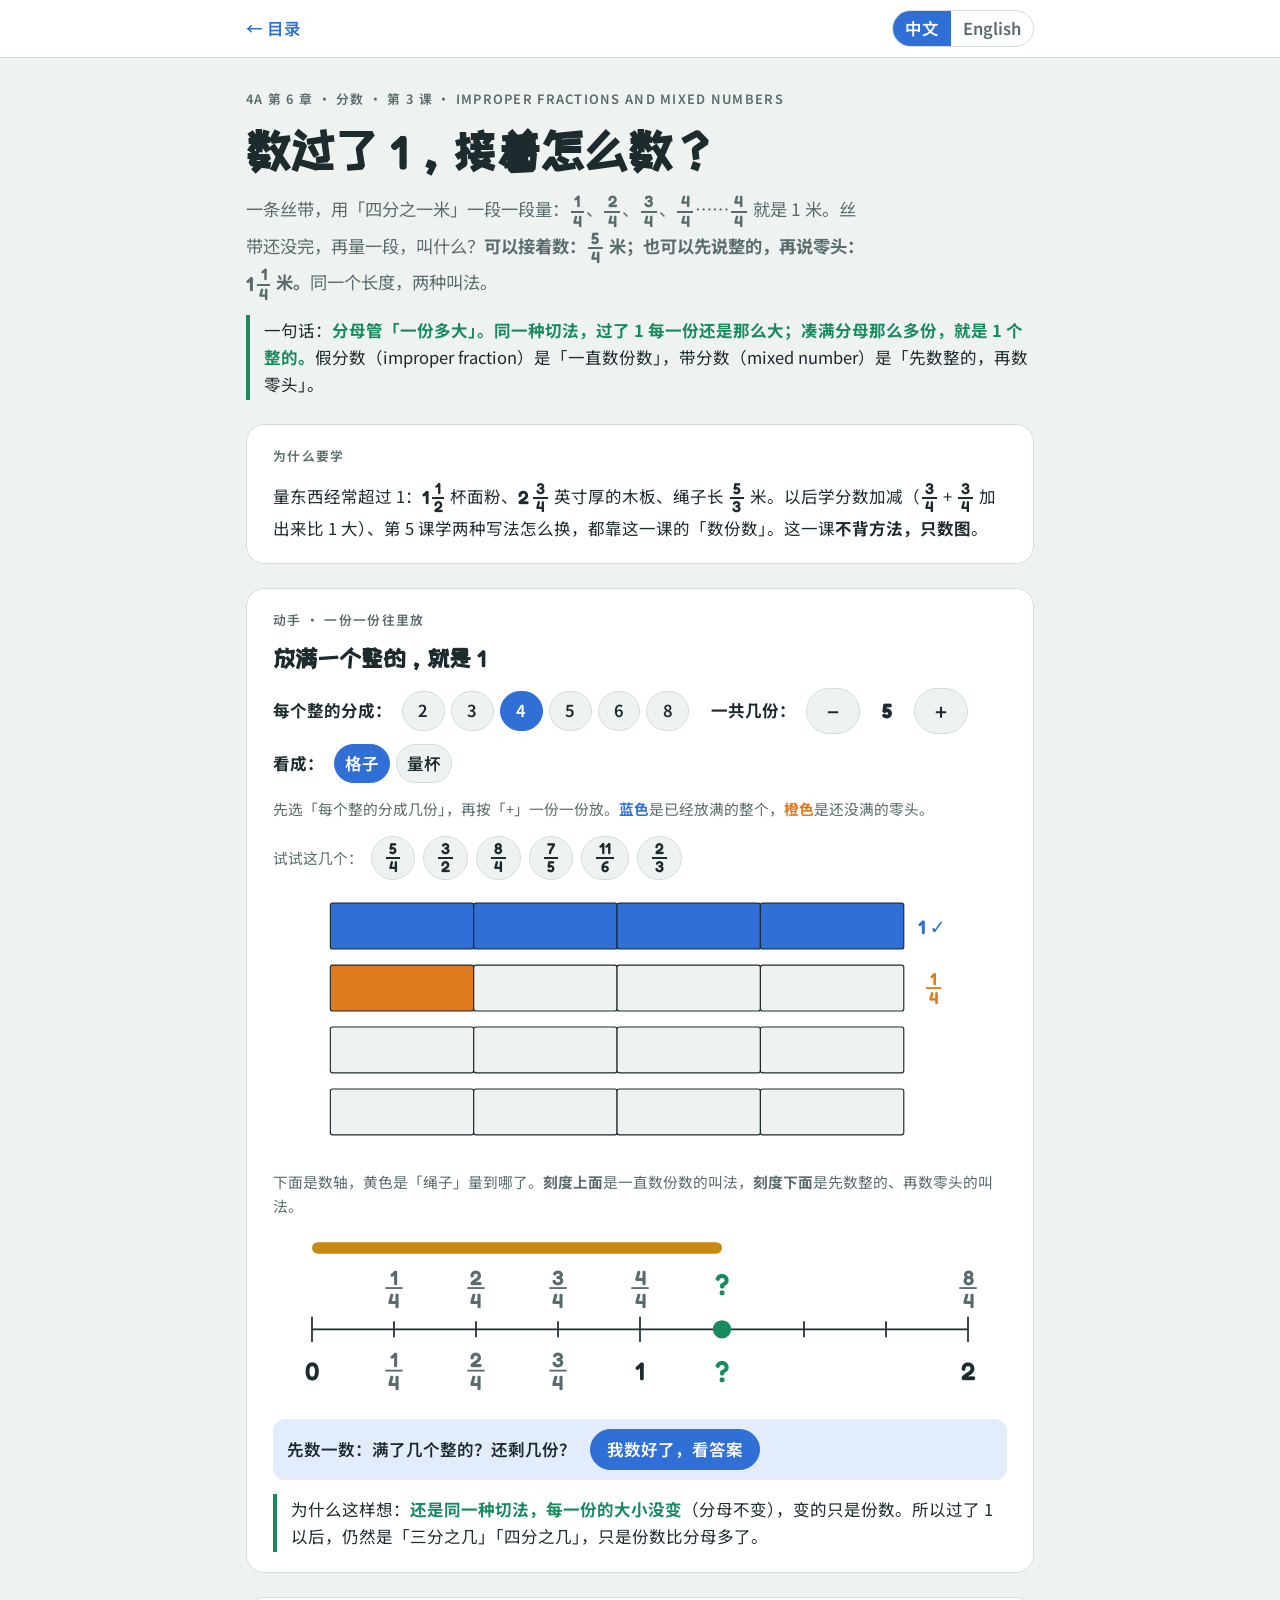
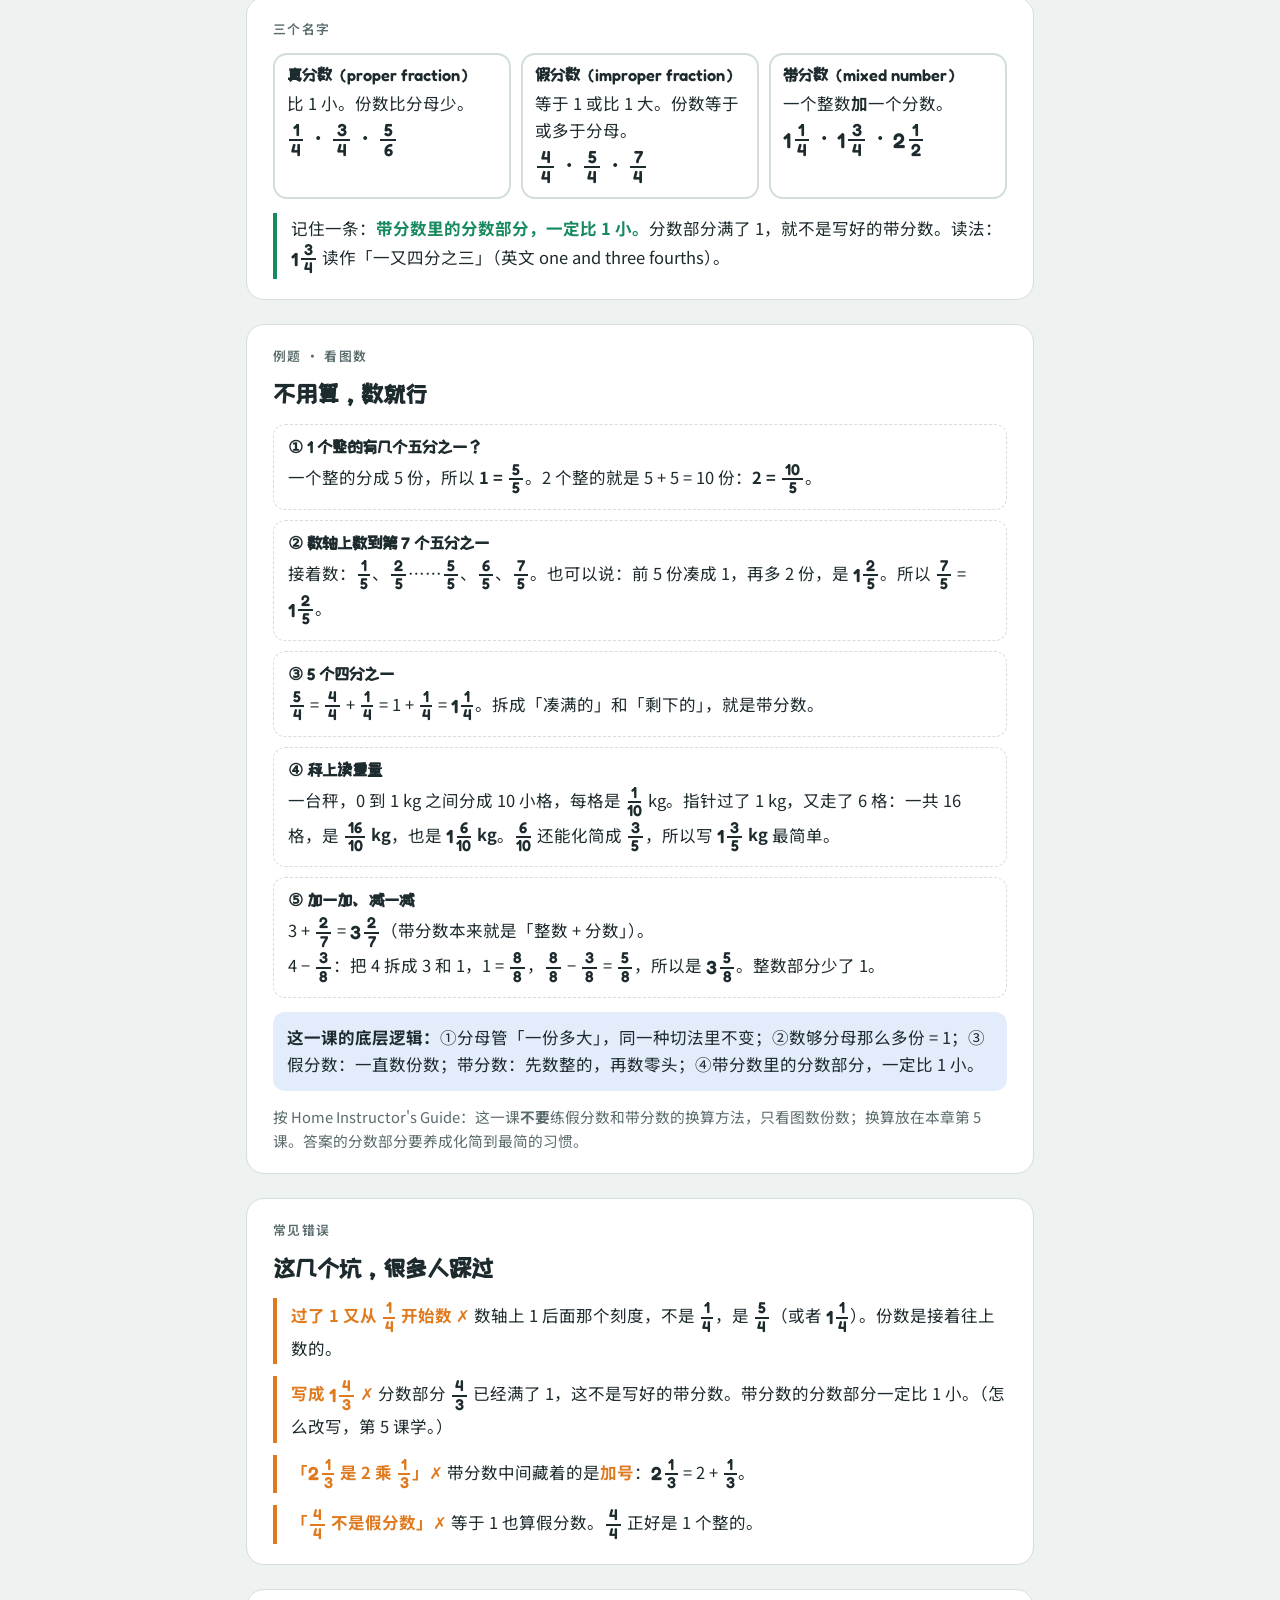
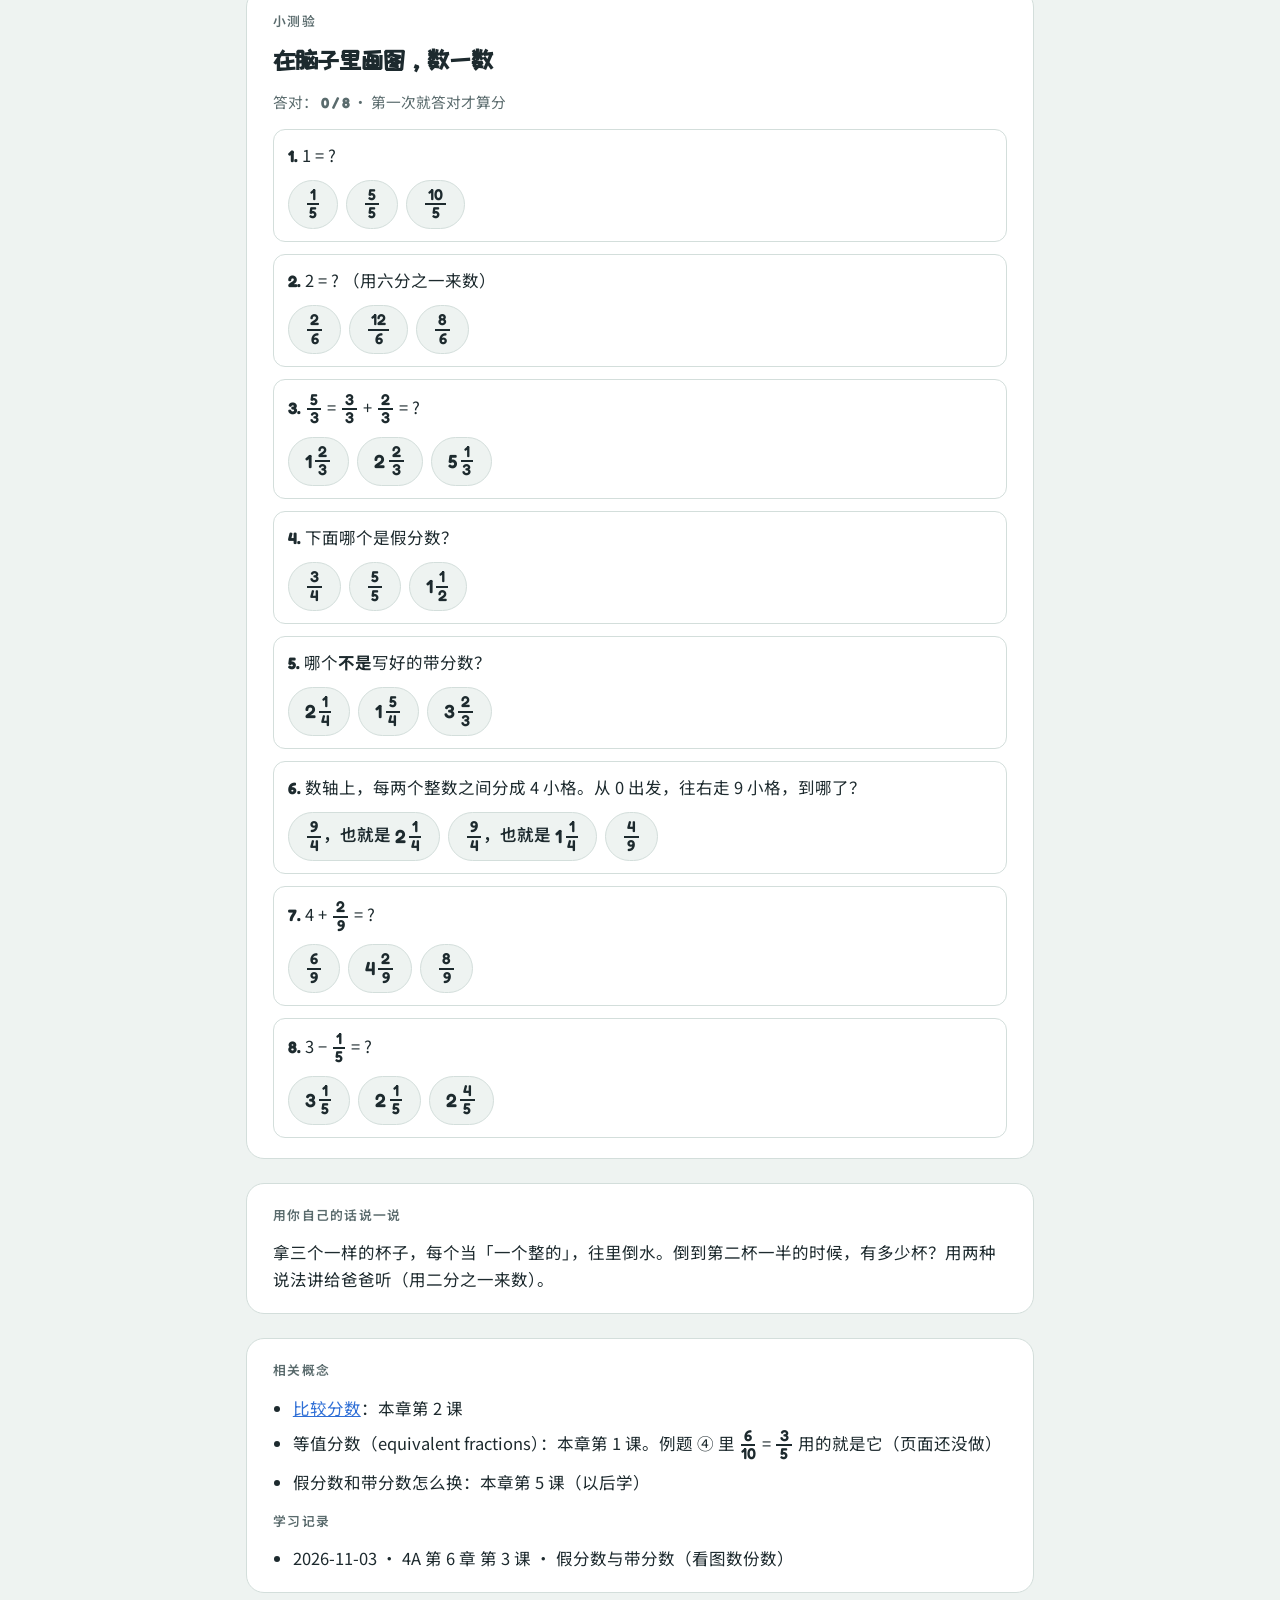
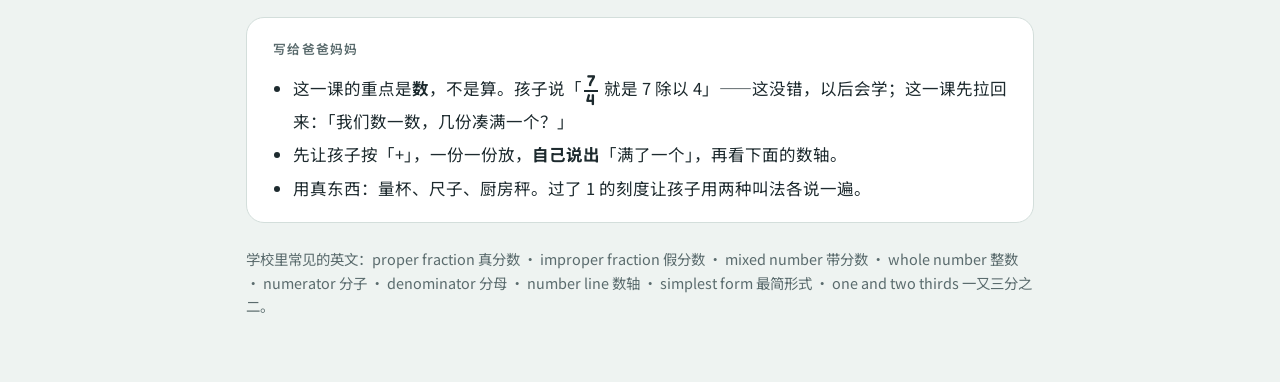
<file: math/concepts/improper-mixed.zh.html>
<!doctype html>
<html lang="zh">
<head>
<meta charset="utf-8">
<meta name="viewport" content="width=device-width, initial-scale=1, viewport-fit=cover">
<title>假分数与带分数</title>
<link rel="preconnect" href="https://fonts.googleapis.com">
<link rel="preconnect" href="https://fonts.gstatic.com" crossorigin>
<link rel="stylesheet" href="https://fonts.googleapis.com/css2?family=Fredoka:wght@500;600&family=ZCOOL+KuaiLe&family=Nunito:wght@400;600;700&family=Noto+Sans+SC:wght@400;600&display=swap">
<link rel="stylesheet" href="../../assets/site.css">
<style>
/* Count pieces, don't convert: add pieces one at a time, watch them fill wholes, read the same point two ways on a number line. */
[hidden]{display:none!important}
.wrap{display:flex;flex-direction:column;gap:24px}
h1{font-size:clamp(2rem,7vw,3rem)}
h2{font-size:1.5rem}
p{margin:0}
.eyebrow{font-size:.8rem;letter-spacing:.1em;text-transform:uppercase;color:var(--muted);font-weight:600}
header{display:flex;flex-direction:column;gap:12px;padding-top:6px}
header .lead{font-size:1.08rem;color:var(--muted);max-width:62ch}
section{background:var(--paper);border:1px solid var(--line);border-radius:18px;padding:20px clamp(16px,4vw,26px);display:flex;flex-direction:column;gap:14px}
.why{border-left:4px solid var(--both);padding:2px 0 2px 14px}
.why b{color:var(--both)}
.ca{color:var(--a)} .cb{color:var(--b)} .cboth{color:var(--both)}
.num{font-family:"Fredoka",ui-rounded,system-ui,sans-serif;font-variant-numeric:tabular-nums}
.fr{display:inline-flex;flex-direction:column;align-items:center;vertical-align:middle;line-height:1.05;font-family:"Fredoka",ui-rounded,system-ui,sans-serif;font-weight:600;margin:0 .12em;font-size:.95em}
.fr span:first-child{border-bottom:2px solid currentColor;padding:0 .2em}
.mx{display:inline-flex;align-items:center;gap:.08em;vertical-align:middle;font-family:"Fredoka",ui-rounded,system-ui,sans-serif;font-weight:600}
.mx>.w{font-size:1.15em}
.controls{display:flex;flex-wrap:wrap;gap:10px 22px;align-items:center}
.grp{display:flex;flex-wrap:wrap;gap:6px;align-items:center}
.grp .lab{font-weight:700;margin-right:4px}
button{font:inherit;font-weight:600;cursor:pointer;border-radius:999px;border:1px solid var(--line);background:var(--bg);color:var(--ink);padding:6px 16px}
button:hover{border-color:var(--a)}
button.on,button.primary{background:var(--a);color:var(--paper);border-color:var(--a)}
button:disabled{opacity:.4;cursor:default}
.grp button{min-width:2.6em;padding:5px 10px}
.big{font-size:1.3rem;padding:4px 18px;min-width:2.4em}
.presets{display:flex;flex-wrap:wrap;gap:8px;align-items:center}
.presets button{padding:4px 12px}
svg{display:block;width:100%;height:auto}
svg text{font-family:"Fredoka",system-ui,sans-serif;fill:var(--muted);font-size:15px}
.pa{fill:var(--a)} .pb{fill:var(--b)} .pe{fill:var(--bg)}
.tick{stroke:var(--ink);stroke-width:1.5}
.rope{fill:var(--gold)}
.result{background:var(--soft-both);border-radius:12px;padding:14px;font-size:1.25rem;display:flex;flex-wrap:wrap;gap:6px 14px;align-items:center}
.result .kind{font-size:.95rem;font-weight:700;color:var(--both)}
.count{border:1px dashed var(--line);border-radius:12px;padding:10px 14px;display:flex;flex-direction:column;gap:6px;font-size:1.15rem}
.count .note{font-size:.92rem}
.kinds{display:grid;grid-template-columns:repeat(3,1fr);gap:10px}
.kinds>div{border:2px solid var(--line);border-radius:14px;padding:10px 12px;display:flex;flex-direction:column;gap:4px;min-width:0}
.kinds h3{font-size:1.02rem}
@media (max-width:560px){.kinds{grid-template-columns:1fr}}
.steps{display:grid;gap:10px}
.step{border:1px dashed var(--line);border-radius:12px;padding:12px 14px}
.step h3{font-size:1.05rem;margin-bottom:4px}
.order{background:var(--soft-a);border-radius:12px;padding:12px 14px}
.err{border-left:4px solid var(--b);padding:2px 0 2px 14px}
.err b{color:var(--b)}
.quiz{display:flex;flex-direction:column;gap:12px}
.q{border:1px solid var(--line);border-radius:12px;padding:12px 14px;display:flex;flex-direction:column;gap:10px}
.q .btns{display:flex;gap:8px;flex-wrap:wrap}
.q .btns button{min-width:3em}
.fb{border-radius:10px;padding:8px 12px}
.q button.pickok{background:var(--both);color:var(--paper);border-color:var(--both)} .q button.pickno{background:var(--b);color:var(--paper);border-color:var(--b)}
.ask{display:flex;flex-wrap:wrap;gap:8px 14px;align-items:center;background:var(--soft-a);border-radius:12px;padding:10px 14px;font-weight:600}
.fb.ok{background:var(--soft-both)} .fb.no{background:var(--soft-b)}
.note{color:var(--muted);font-size:.92rem}
ul{margin:0;padding-left:1.2em;display:flex;flex-direction:column;gap:6px}
footer{color:var(--muted);font-size:.9rem}
</style>
</head>
<body>
<div class="topbar"><div class="in">
  <a id="back" href="../index.html?lang=zh"></a>
  <span class="pill"><a id="tozh" href="improper-mixed.zh.html">中文</a><a id="toen" href="improper-mixed.en.html">English</a></span>
</div></div>

<div class="wrap">
<header>
  <span class="eyebrow" data-t="eyebrow"></span>
  <h1 data-t="h1"></h1>
  <p class="lead" data-t="lead"></p>
  <p class="why" data-t="oneLine"></p>
</header>

<section>
  <span class="eyebrow" data-t="whyEye"></span>
  <p data-t="whyText"></p>
</section>

<section>
  <span class="eyebrow" data-t="playEye"></span>
  <h2 data-t="playH"></h2>
  <div class="controls">
    <div class="grp"><span class="lab" data-t="cutInto"></span><span id="dens" style="display:contents"></span></div>
    <div class="grp"><span class="lab" data-t="take"></span><button class="big" id="minus" aria-label="minus one piece">−</button><b class="num" id="cnt" style="min-width:2em;text-align:center;font-size:1.3rem">0</b><button class="big" id="plus" aria-label="plus one piece">+</button></div>
    <div class="grp"><span class="lab" data-t="lookAs"></span><span id="views" style="display:contents"></span></div>
  </div>
  <p class="note" data-t="pickNote"></p>
  <div class="presets"><span class="note" data-t="tryThese"></span><span id="presets" style="display:contents"></span></div>
  <svg id="pic" viewBox="0 0 640 228" role="img"></svg>
  <p class="note" data-t="lineNote"></p>
  <svg id="line" viewBox="0 0 640 150" role="img"></svg>
  <div class="ask" id="ask"><span data-t="askQ"></span><button class="primary" id="reveal" data-t="reveal"></button></div>
  <div class="result" id="result"></div>
  <div class="count" id="count"></div>
  <p class="why" data-t="playWhy"></p>
</section>

<section>
  <span class="eyebrow" data-t="kindEye"></span>
  <div class="kinds" id="kinds"></div>
  <p class="why" data-t="kindRule"></p>
</section>

<section>
  <span class="eyebrow" data-t="exEye"></span>
  <h2 data-t="exH"></h2>
  <div class="steps" id="steps"></div>
  <div class="order" data-t="order"></div>
  <p class="note" data-t="bookNote"></p>
</section>

<section>
  <span class="eyebrow" data-t="errEye"></span>
  <h2 data-t="errH"></h2>
  <div id="errs" style="display:flex;flex-direction:column;gap:12px"></div>
</section>

<section>
  <span class="eyebrow" data-t="quizEye"></span>
  <h2 data-t="quizH"></h2>
  <p class="note"><span data-t="score"></span> <b class="num" id="score">0 / 8</b> · <span data-t="scoreRule"></span></p>
  <div class="quiz" id="quiz"></div>
</section>

<section>
  <span class="eyebrow" data-t="sayEye"></span>
  <p data-t="say"></p>
</section>

<section>
  <span class="eyebrow" data-t="relEye"></span>
  <ul id="rel"></ul>
  <span class="eyebrow" data-t="logEye"></span>
  <ul id="log"></ul>
</section>

<section>
  <span class="eyebrow" data-t="parentEye"></span>
  <ul id="parent"></ul>
</section>

<footer data-t="foot"></footer>
</div>

<script>
const LANG = document.documentElement.lang === 'en' ? 'en' : 'zh';
const ID = 'improper-mixed';
/* {a/b} becomes a stacked fraction, {w a/b} a mixed number */
const S = {
zh: {
  back: '← 目录',
  eyebrow: '4A 第 6 章 · 分数 · 第 3 课 · Improper Fractions and Mixed Numbers',
  h1: '数过了 1，接着怎么数？',
  lead: '一条丝带，用「四分之一米」一段一段量：{1/4}、{2/4}、{3/4}、{4/4}……{4/4} 就是 1 米。丝带还没完，再量一段，叫什么？<b>可以接着数：{5/4} 米；也可以先说整的，再说零头：{1 1/4} 米。</b>同一个长度，两种叫法。',
  oneLine: '一句话：<b>分母管「一份多大」。同一种切法，过了 1 每一份还是那么大；凑满分母那么多份，就是 1 个整的。</b>假分数（improper fraction）是「一直数份数」，带分数（mixed number）是「先数整的，再数零头」。',
  whyEye: '为什么要学',
  whyText: '量东西经常超过 1：{1 1/2} 杯面粉、{2 3/4} 英寸厚的木板、绳子长 {5/3} 米。以后学分数加减（{3/4} + {3/4} 加出来比 1 大）、第 5 课学两种写法怎么换，都靠这一课的「数份数」。这一课<b>不背方法，只数图</b>。',
  playEye: '动手 · 一份一份往里放',
  playH: '放满一个整的，就是 1',
  cutInto: '每个整的分成：', take: '一共几份：', lookAs: '看成：',
  views: ['格子', '量杯'],
  pickNote: '先选「每个整的分成几份」，再按「+」一份一份放。<b class="ca">蓝色</b>是已经放满的整个，<b class="cb">橙色</b>是还没满的零头。',
  tryThese: '试试这几个：',
  lineNote: '下面是数轴，黄色是「绳子」量到哪了。<b>刻度上面</b>是一直数份数的叫法，<b>刻度下面</b>是先数整的、再数零头的叫法。',
  playWhy: '为什么这样想：<b>还是同一种切法，每一份的大小没变</b>（分母不变），变的只是份数。所以过了 1 以后，仍然是「三分之几」「四分之几」，只是份数比分母多了。',
  kindP: '真分数（比 1 小）', kindI: '假分数（等于或大于 1）',
  whole: '正好是整数',
  cntH: '数一数：',
  cntNote: (d) => `每 ${d} 份凑成 1 个整的。`,
  smallNote: (d) => `还不够 ${d} 份，凑不满 1 个整的，所以比 1 小。`,
  kindEye: '三个名字',
  kinds: [
    ['真分数（proper fraction）', '比 1 小。份数比分母少。', '{1/4} · {3/4} · {5/6}'],
    ['假分数（improper fraction）', '等于 1 或比 1 大。份数等于或多于分母。', '{4/4} · {5/4} · {7/4}'],
    ['带分数（mixed number）', '一个整数<b>加</b>一个分数。', '{1 1/4} · {1 3/4} · {2 1/2}']
  ],
  kindRule: '记住一条：<b>带分数里的分数部分，一定比 1 小。</b>分数部分满了 1，就不是写好的带分数。读法：{1 3/4} 读作「一又四分之三」（英文 one and three fourths）。',
  exEye: '例题 · 看图数',
  exH: '不用算，数就行',
  steps: [
    ['① 1 个整的有几个五分之一？', '一个整的分成 5 份，所以 <b>1 = {5/5}</b>。2 个整的就是 5 + 5 = 10 份：<b>2 = {10/5}</b>。'],
    ['② 数轴上数到第 7 个五分之一', '接着数：{1/5}、{2/5}……{5/5}、{6/5}、<b>{7/5}</b>。也可以说：前 5 份凑成 1，再多 2 份，是 <b>{1 2/5}</b>。所以 {7/5} = {1 2/5}。'],
    ['③ 5 个四分之一', '{5/4} = {4/4} + {1/4} = 1 + {1/4} = <b>{1 1/4}</b>。拆成「凑满的」和「剩下的」，就是带分数。'],
    ['④ 秤上读重量', '一台秤，0 到 1 kg 之间分成 10 小格，每格是 {1/10} kg。指针过了 1 kg，又走了 6 格：一共 16 格，是 <b>{16/10} kg</b>，也是 <b>{1 6/10} kg</b>。{6/10} 还能化简成 {3/5}，所以写 <b>{1 3/5} kg</b> 最简单。'],
    ['⑤ 加一加、减一减', '3 + {2/7} = <b>{3 2/7}</b>（带分数本来就是「整数 + 分数」）。<br>4 − {3/8}：把 4 拆成 3 和 1，1 = {8/8}，{8/8} − {3/8} = {5/8}，所以是 <b>{3 5/8}</b>。整数部分少了 1。']
  ],
  order: '<b>这一课的底层逻辑：</b>①分母管「一份多大」，同一种切法里不变；②数够分母那么多份 = 1；③假分数：一直数份数；带分数：先数整的，再数零头；④带分数里的分数部分，一定比 1 小。',
  bookNote: '按 Home Instructor\'s Guide：这一课<b>不要</b>练假分数和带分数的换算方法，只看图数份数；换算放在本章第 5 课。答案的分数部分要养成化简到最简的习惯。',
  errEye: '常见错误',
  errH: '这几个坑，很多人踩过',
  errs: [
    '<b>过了 1 又从 {1/4} 开始数 ✗</b> 数轴上 1 后面那个刻度，不是 {1/4}，是 {5/4}（或者 {1 1/4}）。份数是接着往上数的。',
    '<b>写成 {1 4/3} ✗</b> 分数部分 {4/3} 已经满了 1，这不是写好的带分数。带分数的分数部分一定比 1 小。（怎么改写，第 5 课学。）',
    '<b>「{2 1/3} 是 2 乘 {1/3}」✗</b> 带分数中间藏着的是<b>加号</b>：{2 1/3} = 2 + {1/3}。',
    '<b>「{4/4} 不是假分数」✗</b> 等于 1 也算假分数。{4/4} 正好是 1 个整的。'
  ],
  quizEye: '小测验', quizH: '在脑子里画图，数一数', score: '答对：', scoreRule: '第一次就答对才算分',
  askQ: '先数一数：满了几个整的？还剩几份？', reveal: '我数好了，看答案', empty: '还没放',
  right: '对了！', again: '再想想：', hint: '一个整的有几份？凑满了几个整的？还剩几份？',
  sayEye: '用你自己的话说一说',
  say: '拿三个一样的杯子，每个当「一个整的」，往里倒水。倒到第二杯一半的时候，有多少杯？用两种说法讲给爸爸听（用二分之一来数）。',
  relEye: '相关概念',
  rel: ['<a href="comparing-fractions.zh.html">比较分数</a>：本章第 2 课', '等值分数（equivalent fractions）：本章第 1 课。例题 ④ 里 {6/10} = {3/5} 用的就是它（页面还没做）', '假分数和带分数怎么换：本章第 5 课（以后学）'],
  logEye: '学习记录',
  log: ['2026-11-03 · 4A 第 6 章 第 3 课 · 假分数与带分数（看图数份数）'],
  star: '小测验已得 ★',
  parentEye: '写给爸爸妈妈',
  parent: ['这一课的重点是<b>数</b>，不是算。孩子说「{7/4} 就是 7 除以 4」——这没错，以后会学；这一课先拉回来：「我们数一数，几份凑满一个？」', '先让孩子按「+」，一份一份放，<b>自己说出</b>「满了一个」，再看下面的数轴。', '用真东西：量杯、尺子、厨房秤。过了 1 的刻度让孩子用两种叫法各说一遍。'],
  foot: '学校里常见的英文：proper fraction 真分数 · improper fraction 假分数 · mixed number 带分数 · whole number 整数 · numerator 分子 · denominator 分母 · number line 数轴 · simplest form 最简形式 · one and two thirds 一又三分之二。'
},
en: {
  back: '← Contents',
  eyebrow: '4A Chapter 6 · Fractions · Lesson 3 · 假分数与带分数',
  h1: 'Counting past 1',
  lead: 'Measure a ribbon in fourths of a meter: {1/4}, {2/4}, {3/4}, {4/4}… and {4/4} is 1 meter. The ribbon keeps going. What do we call the next mark? <b>Keep counting fourths: {5/4} m. Or say the wholes first, then the part: {1 1/4} m.</b> Same length, two names.',
  oneLine: 'In one line: <b>the denominator tells the size of one part. Cut the same way, the parts past 1 are still that size; as many parts as the denominator make 1 whole.</b> An improper fraction (假分数) keeps counting parts. A mixed number (带分数) counts wholes first, then the leftover part.',
  whyEye: 'Why learn this',
  whyText: 'Measurements often go past 1: {1 1/2} cups of flour, a board {2 3/4} inches thick, a rope {5/3} m long. Adding fractions later ({3/4} + {3/4} is more than 1) and switching between the two forms in Lesson 5 both rest on this lesson\'s counting. In this lesson, <b>no rules to memorize, just count the picture</b>.',
  playEye: 'Hands-on · add one part at a time',
  playH: 'Fill one whole and you have 1',
  cutInto: 'Parts in each whole:', take: 'Parts in all:', lookAs: 'Show as:',
  views: ['Bars', 'Measuring cups'],
  pickNote: 'Choose how many parts make one whole, then press "+" to add parts one by one. <b class="ca">Blue</b> means a full whole; <b class="cb">orange</b> is the leftover part.',
  tryThese: 'Try these:',
  lineNote: 'Below is a number line; the yellow "rope" shows how far we have measured. <b>Above the marks</b>: keep counting parts. <b>Below the marks</b>: wholes first, then the part.',
  playWhy: 'Why it works: <b>cut the same way, each part stays the same size</b> (the denominator does not change); only the number of parts grows. So past 1 we still count thirds or fourths. There are just more parts than the denominator.',
  kindP: 'Proper fraction (less than 1)', kindI: 'Improper fraction (1 or more)',
  whole: 'exactly a whole number',
  cntH: 'Count it:',
  cntNote: (d) => `Every ${d} parts make 1 whole.`,
  smallNote: (d) => `Fewer than ${d} parts: not enough for 1 whole, so it is less than 1.`,
  kindEye: 'Three names',
  kinds: [
    ['proper fraction（真分数）', 'Less than 1. Fewer parts than the denominator.', '{1/4} · {3/4} · {5/6}'],
    ['improper fraction（假分数）', 'Equal to or greater than 1. As many parts as the denominator, or more.', '{4/4} · {5/4} · {7/4}'],
    ['mixed number（带分数）', 'A whole number <b>plus</b> a fraction.', '{1 1/4} · {1 3/4} · {2 1/2}']
  ],
  kindRule: 'Remember: <b>the fraction part of a mixed number is always less than 1.</b> If the fraction part is 1 or more, the mixed number is not written properly. We read {1 3/4} as "one and three fourths" (一又四分之三).',
  exEye: 'Examples · count the picture',
  exH: 'No calculating, just counting',
  steps: [
    ['① How many fifths in 1 whole?', 'One whole is cut into 5 parts, so <b>1 = {5/5}</b>. Two wholes are 5 + 5 = 10 parts: <b>2 = {10/5}</b>.'],
    ['② Count to the 7th fifth on a number line', 'Keep counting: {1/5}, {2/5}… {5/5}, {6/5}, <b>{7/5}</b>. Or: the first 5 parts make 1, plus 2 more parts: <b>{1 2/5}</b>. So {7/5} = {1 2/5}.'],
    ['③ Five fourths', '{5/4} = {4/4} + {1/4} = 1 + {1/4} = <b>{1 1/4}</b>. Split into "full wholes" and "what is left" and you have a mixed number.'],
    ['④ Reading a scale', 'On a scale, 0 to 1 kg is split into 10 equal parts, so each part is {1/10} kg. The needle passes 1 kg and goes 6 more parts: 16 parts in all, <b>{16/10} kg</b>, or <b>{1 6/10} kg</b>. {6/10} simplifies to {3/5}, so the simplest answer is <b>{1 3/5} kg</b>.'],
    ['⑤ Add and subtract', '3 + {2/7} = <b>{3 2/7}</b> (a mixed number already means whole + fraction).<br>4 − {3/8}: split 4 into 3 and 1, with 1 = {8/8}. {8/8} − {3/8} = {5/8}, so the answer is <b>{3 5/8}</b>. The whole number goes down by 1.']
  ],
  order: '<b>The big idea:</b> ① the denominator is the size of one part; cut the same way, it does not change; ② as many parts as the denominator = 1; ③ improper fraction: keep counting parts; mixed number: wholes first, then the part; ④ the fraction part of a mixed number is always less than 1.',
  bookNote: 'Following the Home Instructor\'s Guide: this lesson does <b>not</b> practice converting between improper fractions and mixed numbers. Just count parts in pictures. Converting comes in Lesson 5 of this chapter. Get in the habit of writing answers in simplest form.',
  errEye: 'Common mistakes',
  errH: 'Traps many people fall into',
  errs: [
    '<b>Starting over at {1/4} after 1 ✗</b> The mark after 1 is not {1/4}; it is {5/4} (or {1 1/4}). Keep counting up.',
    '<b>Writing {1 4/3} ✗</b> The {4/3} part is already 1 or more, so this is not a properly written mixed number. The fraction part must be less than 1. (How to rewrite it comes in Lesson 5.)',
    '<b>"{2 1/3} means 2 times {1/3}" ✗</b> A mixed number hides a <b>plus</b> sign: {2 1/3} = 2 + {1/3}.',
    '<b>"{4/4} is not an improper fraction" ✗</b> Equal to 1 counts as improper. {4/4} is exactly one whole.'
  ],
  quizEye: 'Quiz', quizH: 'Picture it, then count', score: 'Correct:', scoreRule: 'only your first try counts',
  askQ: 'Count first: how many full wholes? How many parts left over?', reveal: 'I counted, show me', empty: 'nothing yet',
  right: 'Right! ', again: 'Think again: ', hint: 'How many parts in one whole? How many wholes are full? How many parts are left?',
  sayEye: 'Say it in your own words',
  say: 'Take three identical cups; each one is "one whole". Pour water until the second cup is half full. How many cups is that? Tell Dad both ways (count in halves).',
  relEye: 'Related concepts',
  rel: ['<a href="comparing-fractions.en.html">Comparing fractions</a>: Lesson 2 of this chapter', 'Equivalent fractions (等值分数): Lesson 1. Example ④ uses it for {6/10} = {3/5} (page not made yet)', 'Converting improper fractions and mixed numbers: Lesson 5 (coming later)'],
  logEye: 'Learning log',
  log: ['2026-11-03 · 4A Chapter 6 Lesson 3 · Improper fractions and mixed numbers (counting parts)'],
  star: 'Quiz star earned ★',
  parentEye: 'For parents',
  parent: ['This lesson is about <b>counting</b>, not calculating. If your child says "{7/4} is 7 divided by 4", that is true and comes later; for now, steer back: "Let\'s count. How many parts fill one whole?"', 'Let your child press "+" part by part and <b>say out loud</b> "that fills one", then look at the number line.', 'Use real things: measuring cups, a ruler, a kitchen scale. For marks past 1, have your child say both names.'],
  foot: 'Words used at school: proper fraction 真分数 · improper fraction 假分数 · mixed number 带分数 · whole number 整数 · numerator 分子 · denominator 分母 · number line 数轴 · simplest form 最简形式 · one and two thirds 一又三分之二.'
}}[LANG];

const $ = s => document.querySelector(s);
const fr = (n, d) => `<span class="fr"><span>${n}</span><span>${d}</span></span>`;
const mx = (w, n, d) => `<span class="mx"><span class="w">${w}</span>${fr(n, d)}</span>`;
const F = s => s.replace(/\{(?:(\d+) )?(\d+)\/(\d+)\}/g, (_, w, n, d) => w ? mx(w, n, d) : fr(n, d));

document.querySelectorAll('[data-t]').forEach(e => e.innerHTML = F(S[e.dataset.t]));
$('#back').textContent = S.back;
$(LANG === 'zh' ? '#tozh' : '#toen').classList.add('on');
for (const a of ['#tozh', '#toen']) $(a).addEventListener('click', () => { try { localStorage.setItem('lang', a === '#tozh' ? 'zh' : 'en'); } catch (e) {} });
$('#kinds').innerHTML = S.kinds.map(([h, t, ex]) => `<div><h3>${h}</h3><p>${t}</p><p style="font-size:1.15rem">${F(ex)}</p></div>`).join('');

/* state: n parts of size 1/d, at most 4 wholes */
const DENS = [2, 3, 4, 5, 6, 8], MAXW = 4;
let d = 4, n = 5, view = 0, shown = false;
$('#dens').innerHTML = DENS.map(x => `<button data-d="${x}">${x}</button>`).join('');
$('#views').innerHTML = S.views.map((v, i) => `<button data-v="${i}">${v}</button>`).join('');
$('#dens').addEventListener('click', e => { const b = e.target.closest('button'); if (!b) return; d = +b.dataset.d; n = Math.min(n, MAXW * d); shown = false; render(); });
$('#views').addEventListener('click', e => { const b = e.target.closest('button'); if (!b) return; view = +b.dataset.v; render(); });
$('#plus').addEventListener('click', () => { if (n < MAXW * d) { n++; shown = false; render(); } });
$('#minus').addEventListener('click', () => { if (n > 0) { n--; shown = false; render(); } });
$('#reveal').addEventListener('click', () => { shown = true; render(); });

const lab = (n, d) => `${n}/${d}`;
const mixLab = (n, d) => { const q = Math.floor(n / d), r = n % d; return !r ? `${q}` : q ? `${q} ${r}/${d}` : `${r}/${d}`; };

function drawBars(q) {
  const x0 = 50, W = 500, H = 40, gap = 14, w = W / d;
  let s = '';
  for (let row = 0; row < MAXW; row++) {
    const y = 8 + row * (H + gap), full = row < q;
    for (let i = 0; i < d; i++) {
      const k = row * d + i, cls = k < n ? (full ? 'pa' : 'pb') : 'pe';
      s += `<rect x="${x0 + i * w}" y="${y}" width="${w}" height="${H}" class="${cls}" stroke="var(--ink)" stroke-width="1" rx="2"/>`;
    }
    if (full) s += `<text x="${x0 + W + 12}" y="${y + 27}" style="fill:var(--a);font-weight:600;font-size:17px">1 ✓</text>`;
    else if (row === q && n % d) s += sFrac(x0 + W + 26, y + 20, n % d, d, 'var(--b)', 15);
  }
  return ['0 0 640 228', s];
}
function drawBeakers(q) {
  const bw = 110, bh = 150, top = 22, gap = 46, x0 = 22;
  let s = '';
  for (let i = 0; i < MAXW; i++) {
    const x = x0 + i * (bw + gap), amt = Math.max(0, Math.min(1, n / d - i)), full = i < q;
    if (amt > 0) s += `<rect x="${x}" y="${top + bh * (1 - amt)}" width="${bw}" height="${bh * amt}" class="${full ? 'pa' : 'pb'}" opacity=".85"/>`;
    for (let k = 1; k < d; k++) { const y = top + bh * (1 - k / d); s += `<line x1="${x}" y1="${y}" x2="${x + 26}" y2="${y}" class="tick"/>`; }
    s += `<path d="M${x} ${top - 8} V${top + bh} H${x + bw} V${top - 8}" fill="none" stroke="var(--ink)" stroke-width="2"/>`;
    s += `<line x1="${x}" y1="${top}" x2="${x + bw}" y2="${top}" stroke="var(--ink)" stroke-dasharray="3 3"/>`;
    s += `<text x="${x + bw - 4}" y="${top - 6}" text-anchor="end" style="font-size:13px">1 L</text>`;
    if (full) s += `<text x="${x + bw / 2}" y="${top + bh + 22}" text-anchor="middle" style="fill:var(--a);font-weight:600;font-size:17px">1 ✓</text>`;
    else if (i === q && n % d) s += sFrac(x + bw / 2, top + bh + 14, n % d, d, 'var(--b)', 14);
  }
  return ['0 0 640 206', s];
}
/* stacked fraction in SVG, centred on x; mid = y of the fraction bar */
function sFrac(x, mid, nu, de, fill, fs) {
  const w = fs * 0.62 * Math.max(String(nu).length, String(de).length) + 4;
  return `<text x="${x}" y="${mid - 3}" text-anchor="middle" style="font-size:${fs}px;font-weight:600;fill:${fill}">${nu}</text>` +
    `<line x1="${x - w / 2}" y1="${mid}" x2="${x + w / 2}" y2="${mid}" stroke="${fill}" stroke-width="1.6"/>` +
    `<text x="${x}" y="${mid + fs - 1}" text-anchor="middle" style="font-size:${fs}px;font-weight:600;fill:${fill}">${de}</text>`;
}
/* whole number, or whole + stacked fraction side by side */
function sMixed(x, mid, n, d, fill, fs) {
  const q = Math.floor(n / d), r = n % d;
  if (!r) return `<text x="${x}" y="${mid + fs * 0.4}" text-anchor="middle" style="font-size:${fs + 3}px;font-weight:600;fill:${fill}">${q}</text>`;
  if (!q) return sFrac(x, mid, r, d, fill, fs);
  return `<text x="${x - 5}" y="${mid + fs * 0.4}" text-anchor="end" style="font-size:${fs + 4}px;font-weight:600;fill:${fill}">${q}</text>` + sFrac(x + 4, mid, r, d, fill, fs);
}
function drawLine() {
  /* show only as many wholes as needed, so ticks are wide enough to label (and readable on a phone) */
  const W = Math.max(2, Math.min(MAXW, Math.floor(n / d) + 1)), T = W * d;
  const lx = 34, LW = 572, y = 84, step = LW / T, pos = lx + step * n, all = T <= 12;
  let s = `<rect x="${lx}" y="8" width="${pos - lx}" height="10" rx="5" class="rope"/>`;
  s += `<line x1="${lx}" y1="${y}" x2="${lx + LW}" y2="${y}" class="tick"/>`;
  for (let i = 0; i <= T; i++) {
    const x = lx + step * i, big = i % d === 0;
    s += `<line x1="${x}" y1="${y - (big ? 11 : 7)}" x2="${x}" y2="${y + (big ? 11 : 7)}" class="tick"/>`;
    if (i === n) continue;
    const lab = big || (all && i < n);
    if (!lab) continue;
    if (i) s += sFrac(x, y - 36, i, d, 'var(--muted)', 18);
    s += big ? `<text x="${x}" y="${y + 44}" text-anchor="middle" style="font-size:22px;font-weight:600;fill:var(--ink)">${i / d}</text>` : sMixed(x, y + 36, i, d, 'var(--muted)', 18);
  }
  s += `<circle cx="${pos}" cy="${y}" r="8" style="fill:var(--both)"/>`;
  if (!shown && n) s += `<text x="${pos}" y="${y - 30}" text-anchor="middle" style="font-size:26px;font-weight:600;fill:var(--both)">?</text><text x="${pos}" y="${y + 46}" text-anchor="middle" style="font-size:26px;font-weight:600;fill:var(--both)">?</text>`;
  else { if (n) s += sFrac(pos, y - 36, n, d, 'var(--both)', 18); s += sMixed(pos, y + 36, n, d, 'var(--both)', 18); }
  return s;
}

function render() {
  const q = Math.floor(n / d), r = n % d;
  const [vb, pic] = view ? drawBeakers(q) : drawBars(q);
  $('#pic').setAttribute('viewBox', vb); $('#pic').innerHTML = pic; $('#pic').setAttribute('aria-label', `${n}/${d}`);
  $('#line').innerHTML = drawLine(); $('#line').setAttribute('aria-label', `${n}/${d} = ${mixLab(n, d)}`);

  const imp = n >= d;
  let res = `<span style="font-size:1.4rem">${fr(n, d)}</span>`;
  if (imp) res += ` = <span style="font-size:1.4rem">${r ? `<span class="mx"><span class="w ca">${q}</span><span class="cb">${fr(r, d)}</span></span>` : `<span class="num ca">${q}</span>`}</span>`;
  res += `<span class="kind">${imp ? S.kindI : S.kindP}${imp && !r ? ' · ' + S.whole : ''}</span>`;
  $('#result').innerHTML = res;

  /* the counting sentence: n/d = d/d + d/d + r/d = 1 + 1 + r/d */
  let c;
  if (!imp) c = `<p class="note">${S.smallNote(d)}</p>`;
  else {
    const parts = Array(q).fill(`<span class="ca">${fr(d, d)}</span>`), ones = Array(q).fill('<span class="ca num">1</span>');
    if (r) { parts.push(`<span class="cb">${fr(r, d)}</span>`); ones.push(`<span class="cb">${fr(r, d)}</span>`); }
    const end = r ? `<span class="mx"><span class="w ca">${q}</span><span class="cb">${fr(r, d)}</span></span>` : `<span class="num ca">${q}</span>`;
    c = `<p><b>${S.cntH}</b> ${fr(n, d)} = ${parts.join(' + ')} = ${ones.join(' + ')} = ${end}</p><p class="note">${S.cntNote(d)}</p>`;
  }
  if (!n) $('#result').innerHTML = `<span class="kind">${S.empty}</span>`;
  $('#count').innerHTML = c;
  const gate = !shown && n > 0;
  $('#ask').hidden = !gate; $('#result').hidden = gate; $('#count').hidden = gate || !c;

  document.querySelectorAll('#dens button').forEach(b => b.classList.toggle('on', +b.dataset.d === d));
  document.querySelectorAll('#views button').forEach(b => b.classList.toggle('on', +b.dataset.v === view));
  $('#cnt').textContent = n;
  $('#plus').disabled = n >= MAXW * d; $('#minus').disabled = n <= 0;
}
const PRE = [[5, 4], [3, 2], [8, 4], [7, 5], [11, 6], [2, 3]];
$('#presets').innerHTML = PRE.map((p, i) => `<button data-i="${i}">${fr(p[0], p[1])}</button>`).join('');
$('#presets').addEventListener('click', e => { const b = e.target.closest('button'); if (!b) return; [n, d] = PRE[+b.dataset.i]; shown = false; render(); });

/* examples, mistakes, lists */
$('#steps').innerHTML = S.steps.map(([h, t]) => `<div class="step"><h3>${F(h)}</h3><p>${F(t)}</p></div>`).join('');
$('#errs').innerHTML = S.errs.map(t => `<p class="err">${F(t)}</p>`).join('');
$('#rel').innerHTML = S.rel.map(t => `<li>${F(t)}</li>`).join('');
$('#parent').innerHTML = S.parent.map(t => `<li>${F(t)}</li>`).join('');
function renderLog() {
  let st = false; try { st = !!localStorage.getItem('star:' + ID); } catch (e) {}
  $('#log').innerHTML = S.log.map(t => `<li>${t}${st ? ' · <span class="star">' + S.star + '</span>' : ''}</li>`).join('');
}

/* quiz: all solvable by counting; k = index of the right choice */
const QZ = [
  { q: { zh: '1 = ?', en: '1 = ?' }, ch: ['{1/5}', '{5/5}', '{10/5}'], k: 1,
    why: { zh: '一个整的分成 5 份，5 份全拿就是 1。', en: 'One whole cut into 5 parts; all 5 parts make 1.' } },
  { q: { zh: '2 = ? （用六分之一来数）', en: '2 = ? (count in sixths)' }, ch: ['{2/6}', '{12/6}', '{8/6}'], k: 1,
    why: { zh: '每个整的有 6 份，2 个整的是 6 + 6 = 12 份。', en: 'Each whole has 6 parts; 2 wholes are 6 + 6 = 12 parts.' } },
  { q: { zh: '{5/3} = {3/3} + {2/3} = ?', en: '{5/3} = {3/3} + {2/3} = ?' }, ch: ['{1 2/3}', '{2 2/3}', '{5 1/3}'], k: 0,
    why: { zh: '{3/3} 凑满 1 个整的，再加 {2/3}：{1 2/3}。', en: '{3/3} fills 1 whole, plus {2/3}: {1 2/3}.' } },
  { q: { zh: '下面哪个是假分数？', en: 'Which one is an improper fraction?' }, ch: ['{3/4}', '{5/5}', '{1 1/2}'], k: 1,
    why: { zh: '等于 1 也算假分数，{5/5} = 1。{1 1/2} 是带分数。', en: 'Equal to 1 counts as improper; {5/5} = 1. {1 1/2} is a mixed number.' } },
  { q: { zh: '哪个<b>不是</b>写好的带分数？', en: 'Which one is <b>not</b> a properly written mixed number?' }, ch: ['{2 1/4}', '{1 5/4}', '{3 2/3}'], k: 1,
    why: { zh: '{5/4} 已经满 1 了，带分数的分数部分要比 1 小。', en: '{5/4} is already more than 1; the fraction part must be less than 1.' } },
  { q: { zh: '数轴上，每两个整数之间分成 4 小格。从 0 出发，往右走 9 小格，到哪了？', en: 'On a number line, each whole is split into 4 equal parts. Start at 0 and move 9 parts to the right. Where are you?' }, ch: [{ zh: '{9/4}，也就是 {2 1/4}', en: '{9/4}, which is {2 1/4}' }, { zh: '{9/4}，也就是 {1 1/4}', en: '{9/4}, which is {1 1/4}' }, '{4/9}'], k: 0,
    why: { zh: '走 4 格到 1，走 8 格到 2，再走 1 格：{9/4}，也就是 {2 1/4}。', en: '4 parts reach 1, 8 parts reach 2, one more part: {9/4}, which is {2 1/4}.' } },
  { q: { zh: '4 + {2/9} = ?', en: '4 + {2/9} = ?' }, ch: ['{6/9}', '{4 2/9}', '{8/9}'], k: 1,
    why: { zh: '带分数就是「整数 + 分数」，直接写在一起：{4 2/9}。', en: 'A mixed number is whole + fraction, written together: {4 2/9}.' } },
  { q: { zh: '3 − {1/5} = ?', en: '3 − {1/5} = ?' }, ch: ['{3 1/5}', '{2 1/5}', '{2 4/5}'], k: 2,
    why: { zh: '3 拆成 2 和 1，1 = {5/5}，{5/5} − {1/5} = {4/5}，所以是 {2 4/5}。', en: 'Split 3 into 2 and 1; 1 = {5/5}; {5/5} − {1/5} = {4/5}. So {2 4/5}.' } }
];
const T = c => typeof c === 'string' ? c : c[LANG];
const done = new Map();
$('#quiz').innerHTML = QZ.map((x, i) => `<div class="q" data-i="${i}"><p><b class="num">${i + 1}.</b> ${F(x.q[LANG])}</p><div class="btns">${x.ch.map((c, j) => `<button data-j="${j}">${F(T(c))}</button>`).join('')}</div><div class="fb" hidden></div></div>`).join('');
$('#score').textContent = `0 / ${QZ.length}`;
$('#quiz').addEventListener('click', e => {
  const b = e.target.closest('button[data-j]'); if (!b) return;
  const box = b.closest('.q'), i = +box.dataset.i, x = QZ[i], ok = +b.dataset.j === x.k;
  if (!done.has(i)) done.set(i, ok);
  box.querySelectorAll('button').forEach(o => o.classList.remove('pickok', 'pickno')); b.classList.add(ok ? 'pickok' : 'pickno');
  const fb = box.querySelector('.fb'); fb.hidden = false; fb.className = 'fb ' + (ok ? 'ok' : 'no');
  fb.innerHTML = ok ? `<b>${S.right}</b>${F(x.why[LANG])}` : `<b>${S.again}</b>${S.hint}`;
  const right = [...done.values()].filter(Boolean).length;
  $('#score').textContent = `${right} / ${QZ.length}`;
  if (right >= QZ.length - 1) { try { localStorage.setItem('star:' + ID, '1'); } catch (e) {} renderLog(); }
});

render();
renderLog();
</script>
</body>
</html>
</file>
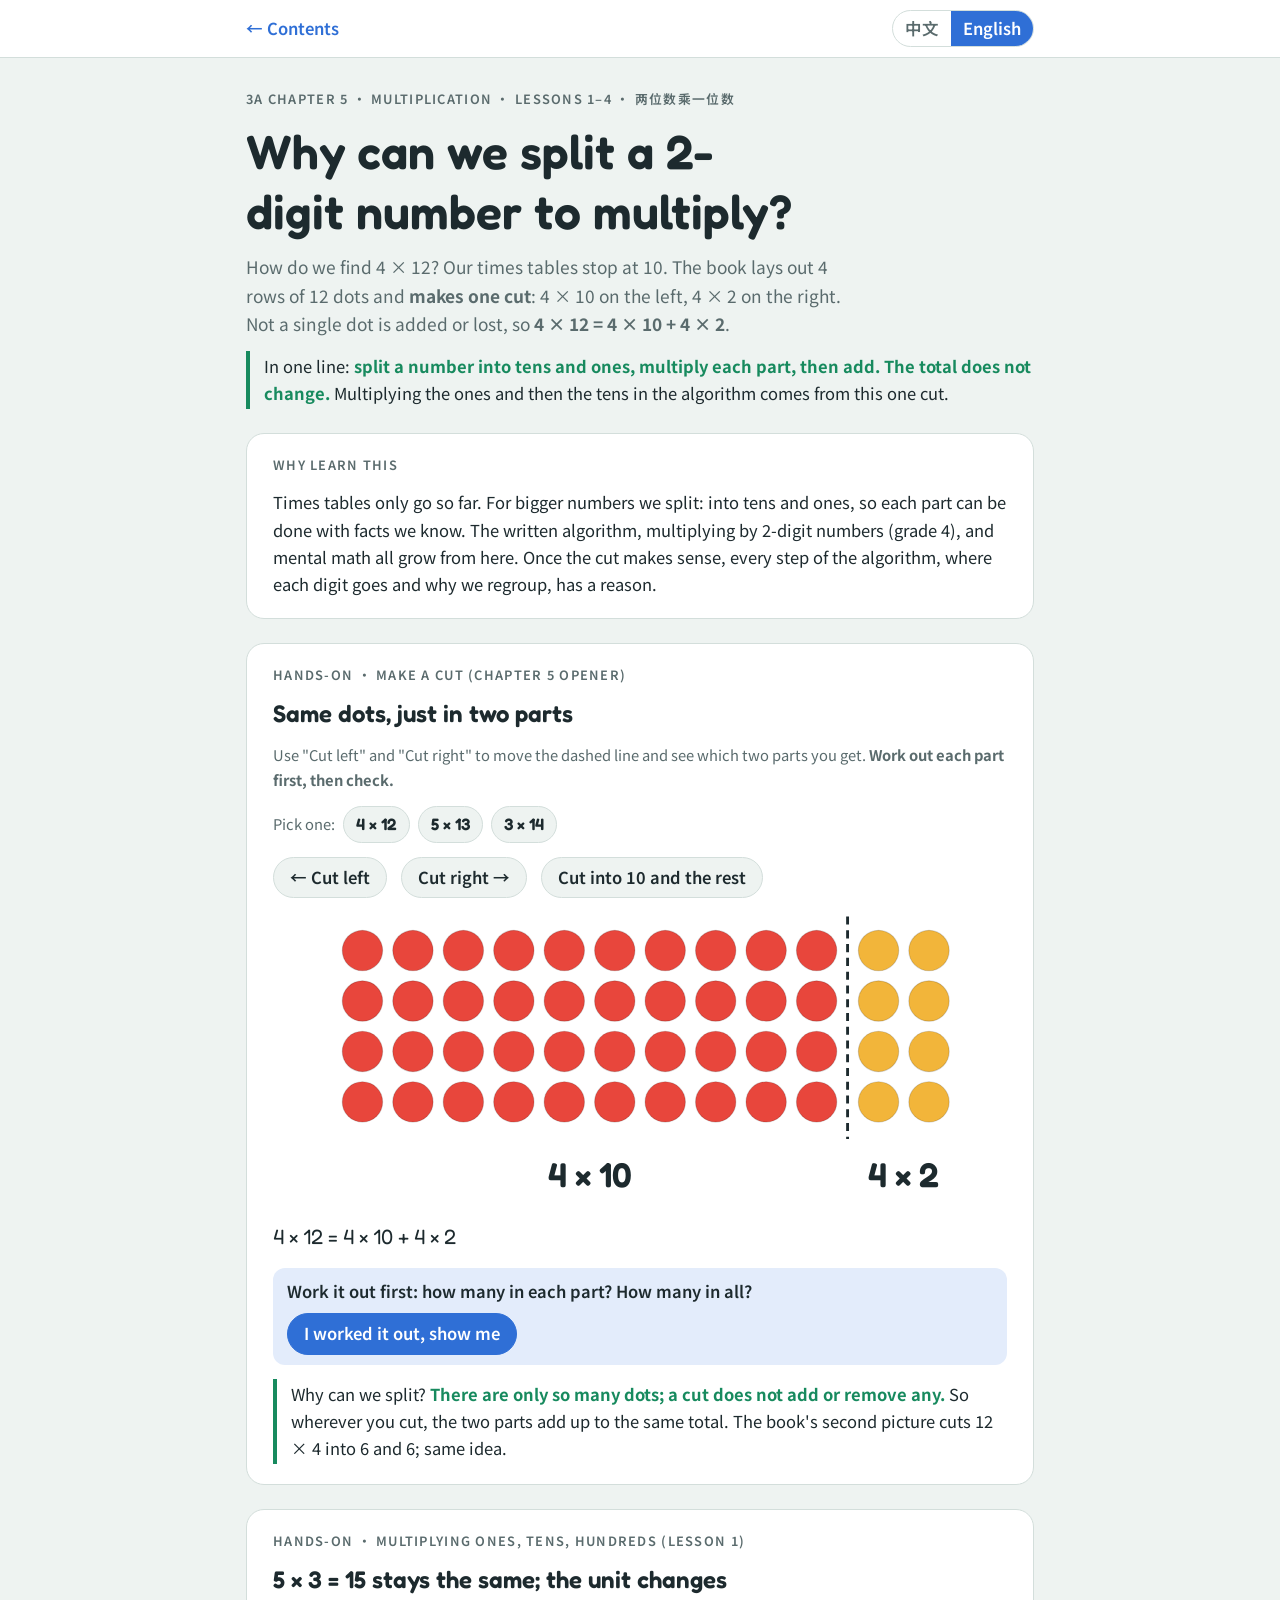
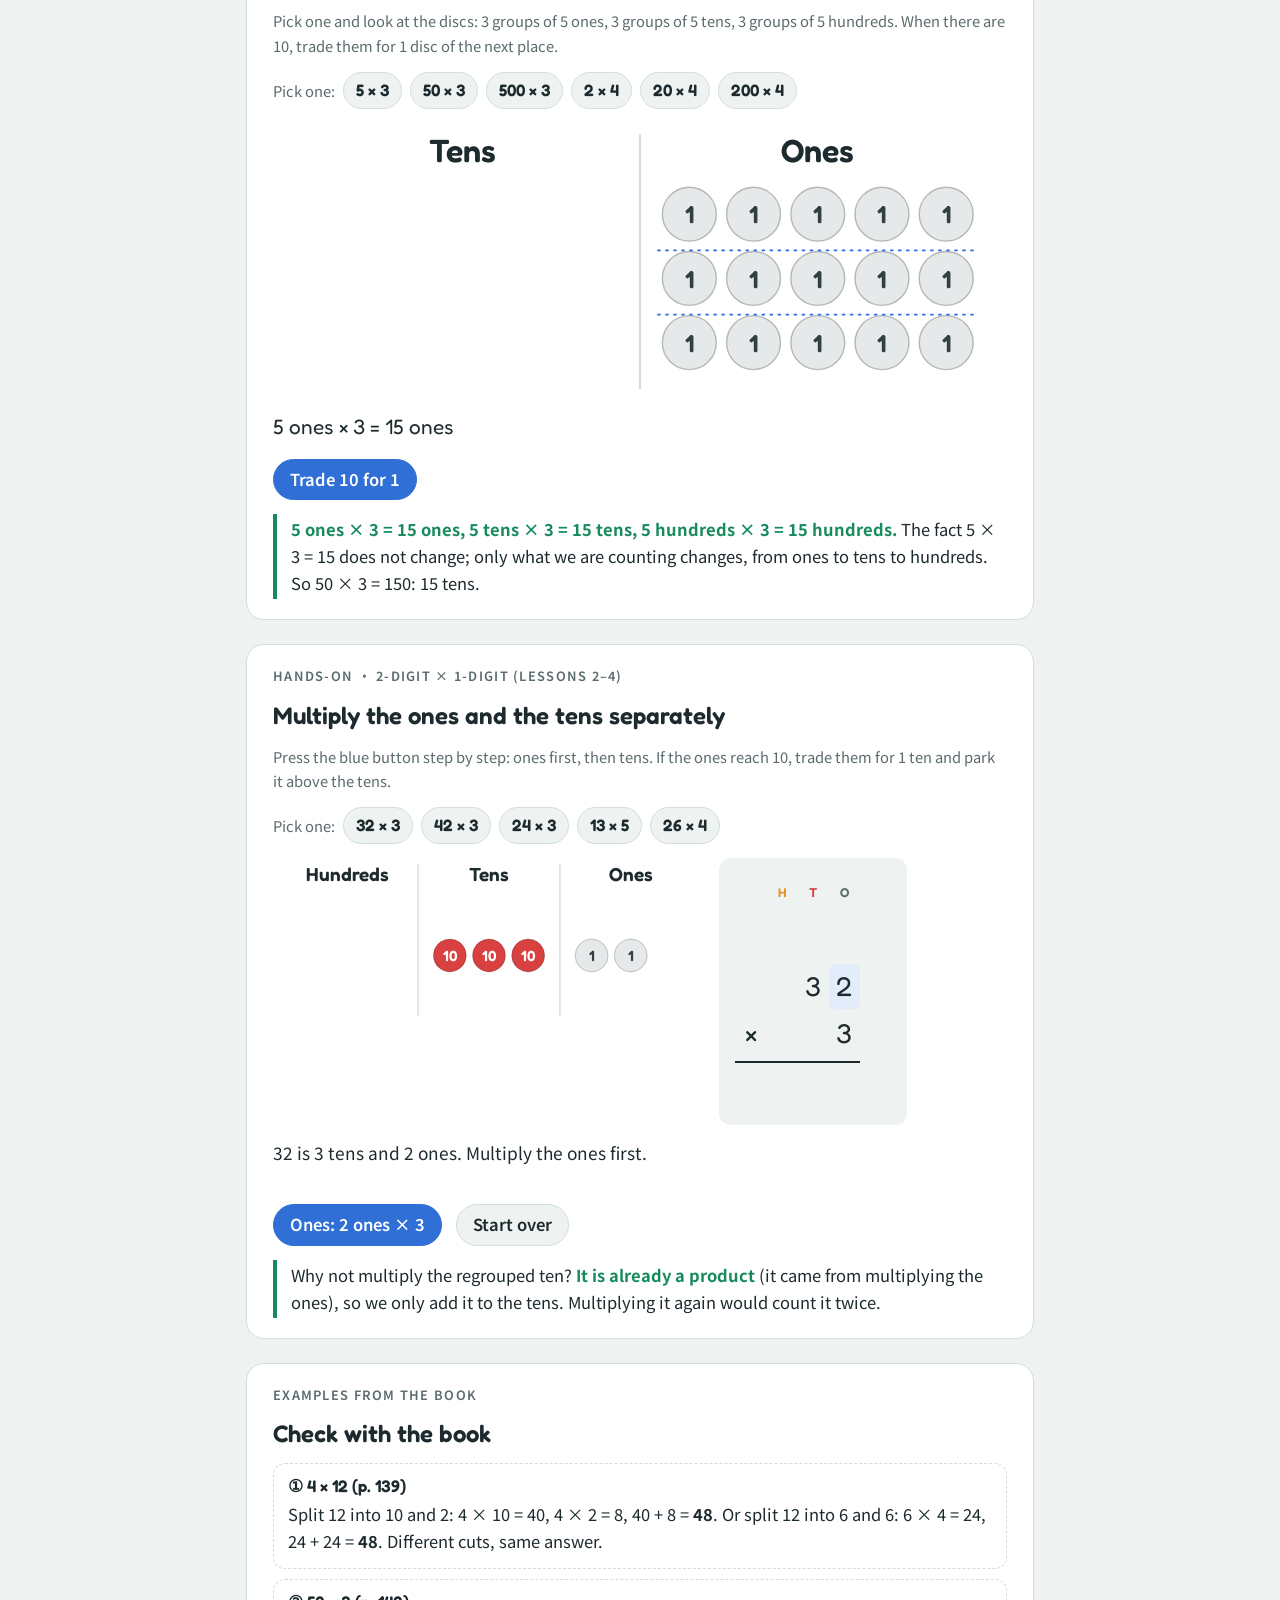
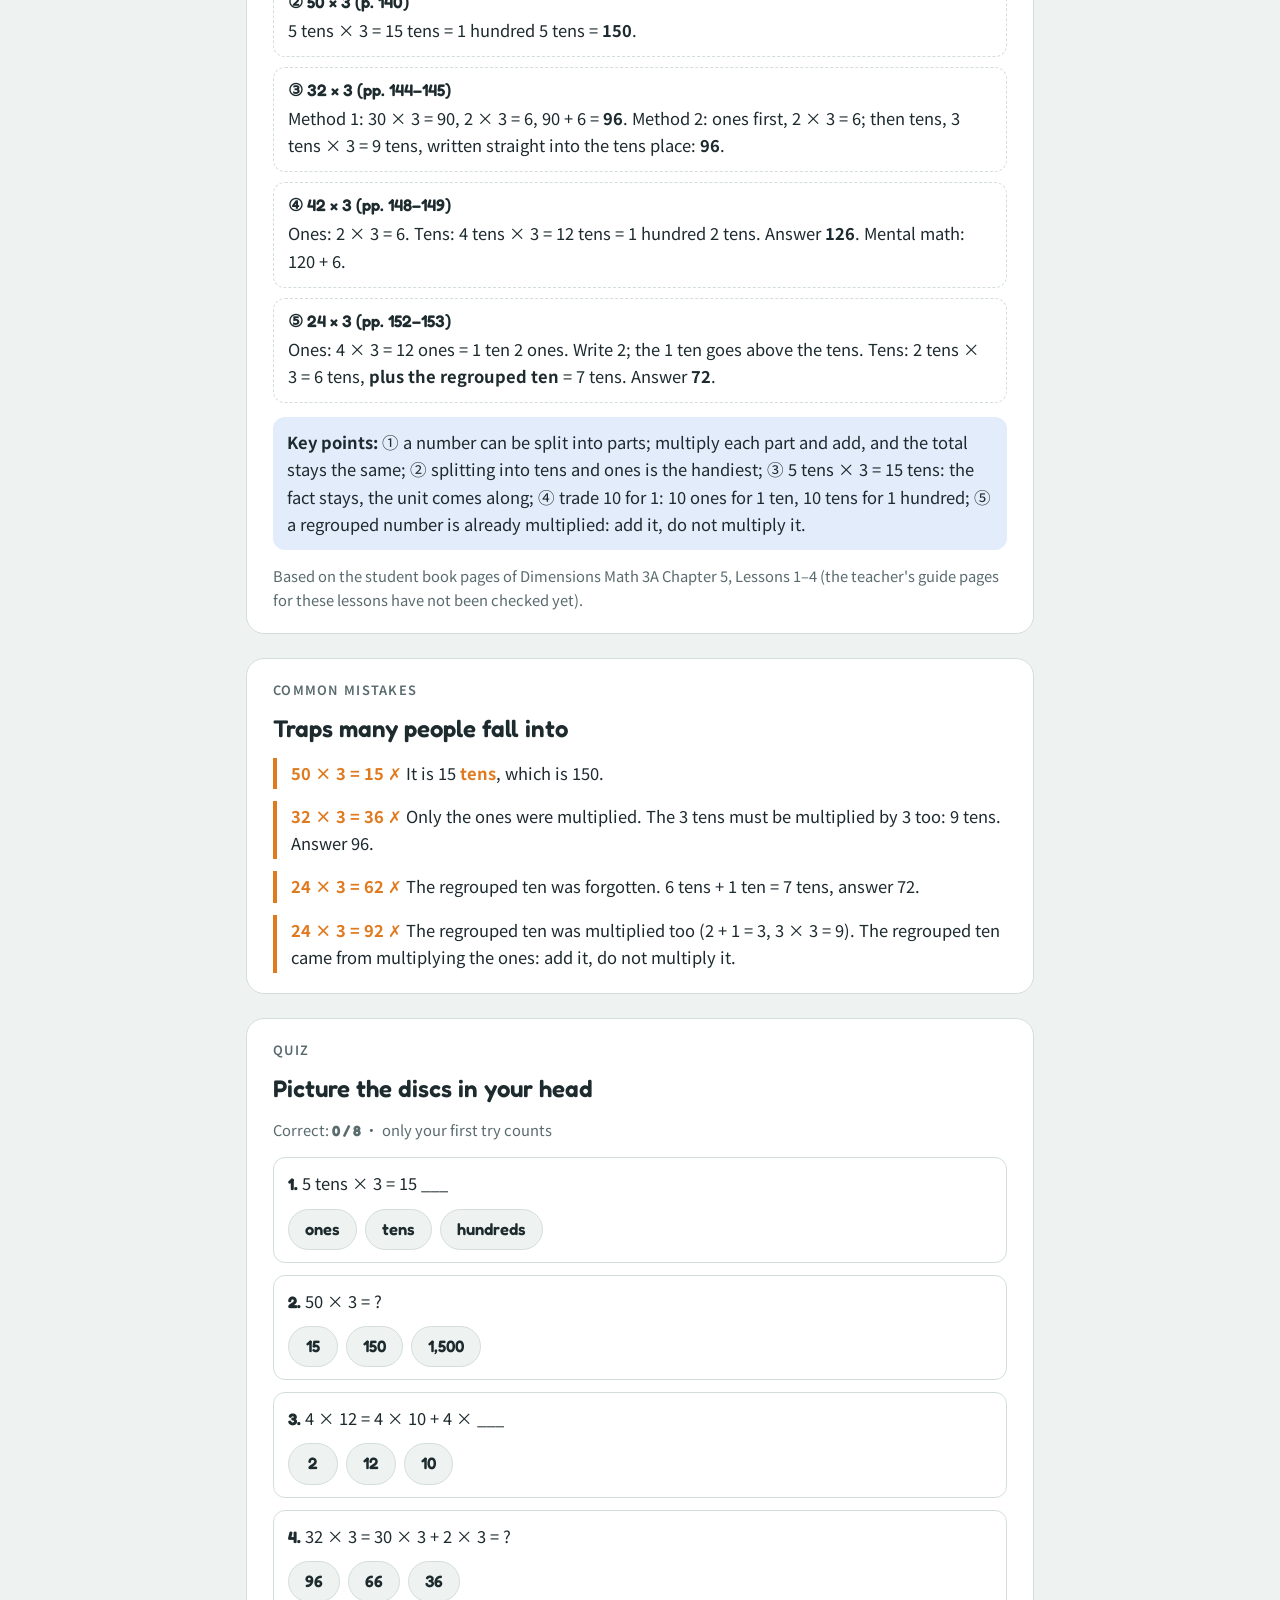
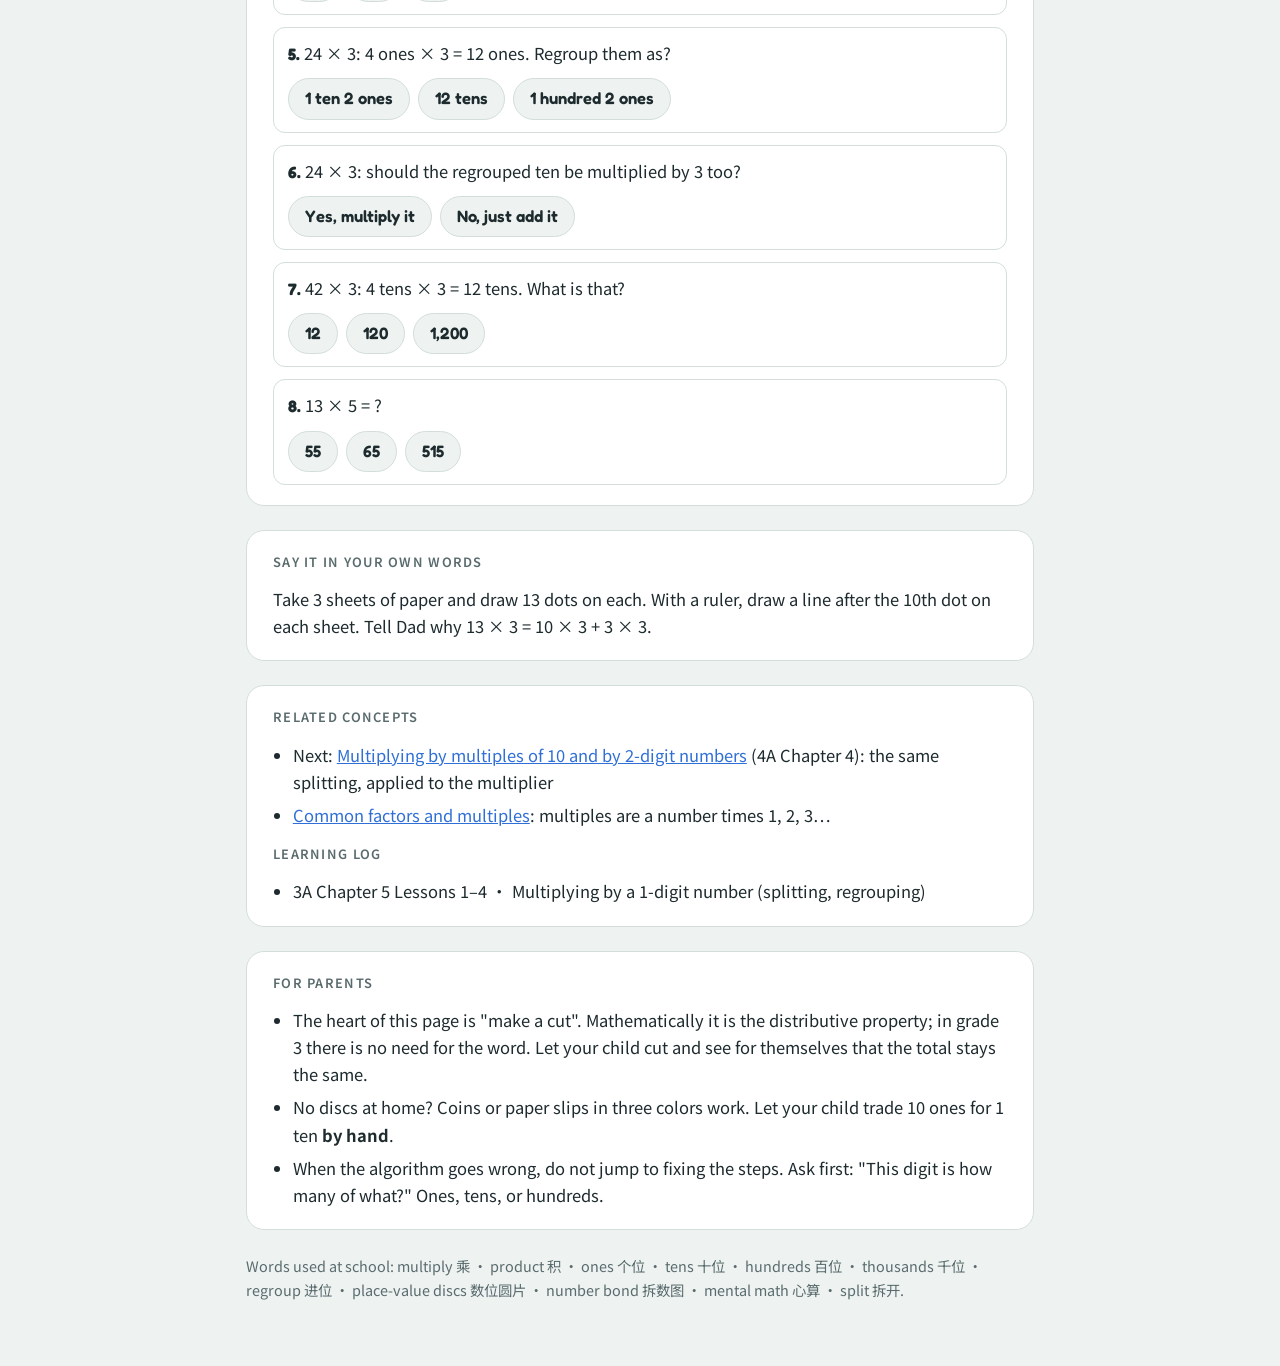
<file: math/concepts/multiply-1digit.en.html>
<!doctype html>
<html lang="en">
<head>
<meta charset="utf-8">
<meta name="viewport" content="width=device-width, initial-scale=1, viewport-fit=cover">
<title>Multiplying a 2-Digit Number by a 1-Digit Number</title>
<link rel="preconnect" href="https://fonts.googleapis.com">
<link rel="preconnect" href="https://fonts.gstatic.com" crossorigin>
<link rel="stylesheet" href="https://fonts.googleapis.com/css2?family=Fredoka:wght@500;600&family=ZCOOL+KuaiLe&family=Nunito:wght@400;600;700&family=Noto+Sans+SC:wght@400;600&display=swap">
<link rel="stylesheet" href="../../assets/site.css">
<style>
/* Why a 2-digit number can be split: cut an array, multiply each place with discs, regroup, and see the algorithm come from it. */
:root{--red:#d6413a;--dotA:#e8463c;--dotB:#f2b53a}
@media (prefers-color-scheme:dark){:root{--red:#ff6b5e}}
[hidden]{display:none!important}
.wrap{display:flex;flex-direction:column;gap:24px}
h1{font-size:clamp(2rem,7vw,3rem)}
h2{font-size:1.5rem}
p{margin:0}
.eyebrow{font-size:.8rem;letter-spacing:.1em;text-transform:uppercase;color:var(--muted);font-weight:600}
header{display:flex;flex-direction:column;gap:12px;padding-top:6px}
header .lead{font-size:1.08rem;color:var(--muted);max-width:62ch}
section{background:var(--paper);border:1px solid var(--line);border-radius:18px;padding:20px clamp(16px,4vw,26px);display:flex;flex-direction:column;gap:14px}
.why{border-left:4px solid var(--both);padding:2px 0 2px 14px}
.why b{color:var(--both)}
.red{color:var(--red)}
.num{font-family:"Fredoka",ui-rounded,system-ui,sans-serif;font-variant-numeric:tabular-nums}
.controls{display:flex;flex-wrap:wrap;gap:10px 14px;align-items:center}
button{font:inherit;font-weight:600;cursor:pointer;border-radius:999px;border:1px solid var(--line);background:var(--bg);color:var(--ink);padding:6px 16px}
button:hover{border-color:var(--a)}
button.on,button.primary{background:var(--a);color:var(--paper);border-color:var(--a)}
button:disabled{opacity:.4;cursor:default}
.presets{display:flex;flex-wrap:wrap;gap:8px;align-items:center}
.presets button{padding:4px 12px;font-family:"Fredoka",system-ui,sans-serif}
svg{display:block;width:100%;height:auto}
svg text{font-family:"Fredoka",system-ui,sans-serif;fill:var(--muted);font-size:15px}
.disc{transition:transform .6s ease,opacity .6s ease;transform-box:fill-box;transform-origin:center}
.pop{animation:pop .45s ease-out both}
@keyframes pop{from{opacity:0;transform:scale(.2)}}
@media (prefers-reduced-motion:reduce){.disc{transition:none}.pop{animation:none}}
.eq{font-family:"Fredoka",system-ui,sans-serif;font-size:1.3rem;display:flex;flex-wrap:wrap;gap:4px 8px;align-items:center}
.result{background:var(--soft-both);border-radius:12px;padding:14px;font-size:1.12rem;display:flex;flex-direction:column;gap:8px}
.ask{display:flex;flex-wrap:wrap;gap:8px 14px;align-items:center;background:var(--soft-a);border-radius:12px;padding:10px 14px;font-weight:600}
.split{display:grid;grid-template-columns:minmax(0,3fr) minmax(0,2fr);gap:14px;align-items:start}
@media (max-width:640px){.split{grid-template-columns:1fr}}
.vf{display:inline-grid;justify-content:start;align-items:center;font-family:"Fredoka",system-ui,sans-serif;font-size:clamp(1.3rem,6.5vw,1.7rem);row-gap:2px;background:var(--bg);border-radius:12px;padding:12px 16px}
.vf span{text-align:center;min-width:1.15em}
.vf .hd{font-size:.8rem;font-weight:600}
.vf .cy{font-size:.85rem;color:var(--red);height:1.1em;line-height:1.1em}
.vf .lbl{font-size:.8rem;color:var(--muted);text-align:left;padding-left:10px;white-space:nowrap}
.vf .ln{border-top:2px solid var(--ink);height:0;margin:3px 0}
.vf .cur{background:var(--soft-a);border-radius:6px}
.cap{font-size:1.08rem;min-height:3em}
.steps{display:grid;gap:10px}
.step{border:1px dashed var(--line);border-radius:12px;padding:12px 14px}
.step h3{font-size:1.05rem;margin-bottom:4px}
.order{background:var(--soft-a);border-radius:12px;padding:12px 14px}
.err{border-left:4px solid var(--b);padding:2px 0 2px 14px}
.err b{color:var(--b)}
.quiz{display:flex;flex-direction:column;gap:12px}
.q{border:1px solid var(--line);border-radius:12px;padding:12px 14px;display:flex;flex-direction:column;gap:10px}
.q .btns{display:flex;gap:8px;flex-wrap:wrap}
.q .btns button{min-width:3em}
.fb{border-radius:10px;padding:8px 12px}
.q button.pickok{background:var(--both);color:var(--paper);border-color:var(--both)} .q button.pickno{background:var(--b);color:var(--paper);border-color:var(--b)}
.fb.ok{background:var(--soft-both)} .fb.no{background:var(--soft-b)}
.note{color:var(--muted);font-size:.92rem}
ul{margin:0;padding-left:1.2em;display:flex;flex-direction:column;gap:6px}
footer{color:var(--muted);font-size:.9rem}
</style>
</head>
<body>
<div class="topbar"><div class="in">
  <a id="back" href="../index.html?lang=en"></a>
  <span class="pill"><a id="tozh" href="multiply-1digit.zh.html">中文</a><a id="toen" href="multiply-1digit.en.html">English</a></span>
</div></div>

<div class="wrap">
<header>
  <span class="eyebrow" data-t="eyebrow"></span>
  <h1 data-t="h1"></h1>
  <p class="lead" data-t="lead"></p>
  <p class="why" data-t="oneLine"></p>
</header>

<section>
  <span class="eyebrow" data-t="whyEye"></span>
  <p data-t="whyText"></p>
</section>

<section>
  <span class="eyebrow" data-t="s1Eye"></span>
  <h2 data-t="s1H"></h2>
  <p class="note" data-t="s1Note"></p>
  <div class="presets"><span class="note" data-t="pickOne"></span><span id="pre1" style="display:contents"></span></div>
  <div class="controls"><button id="cutL" data-t="cutL"></button><button id="cutR" data-t="cutR"></button><button id="cut10" data-t="cut10"></button></div>
  <svg id="dots" viewBox="0 0 640 240" role="img"></svg>
  <div class="eq" id="eq1"></div>
  <div class="ask" id="ask1"><span data-t="ask1"></span><button class="primary" id="rev1" data-t="reveal"></button></div>
  <div class="result" id="res1"></div>
  <p class="why" data-t="s1Why"></p>
</section>

<section>
  <span class="eyebrow" data-t="s2Eye"></span>
  <h2 data-t="s2H"></h2>
  <p class="note" data-t="s2Note"></p>
  <div class="presets"><span class="note" data-t="pickOne"></span><span id="pre2" style="display:contents"></span></div>
  <svg id="pv2" viewBox="0 0 640 300" role="img"></svg>
  <div class="eq" id="eq2"></div>
  <div class="controls"><button class="primary" id="reg2" data-t="regBtn"></button></div>
  <div class="ask" id="ask2"><span data-t="ask2"></span><button class="primary" id="rev2" data-t="reveal"></button></div>
  <div class="result" id="res2"></div>
  <p class="why" data-t="s2Why"></p>
</section>

<section>
  <span class="eyebrow" data-t="s3Eye"></span>
  <h2 data-t="s3H"></h2>
  <p class="note" data-t="s3Note"></p>
  <div class="presets"><span class="note" data-t="pickOne"></span><span id="pre3" style="display:contents"></span></div>
  <div class="split">
    <svg id="pv3" viewBox="0 0 640 320" role="img"></svg>
    <div style="display:flex;flex-direction:column;gap:10px;align-items:flex-start">
      <div class="vf" id="vf3"></div>
    </div>
  </div>
  <p class="cap" id="cap3"></p>
  <div class="controls"><button class="primary" id="next3"></button><button id="reset3" data-t="restart"></button></div>
  <div class="result" id="res3"></div>
  <p class="why" data-t="s3Why"></p>
</section>

<section>
  <span class="eyebrow" data-t="exEye"></span>
  <h2 data-t="exH"></h2>
  <div class="steps" id="steps"></div>
  <div class="order" data-t="order"></div>
  <p class="note" data-t="bookNote"></p>
</section>

<section>
  <span class="eyebrow" data-t="errEye"></span>
  <h2 data-t="errH"></h2>
  <div id="errs" style="display:flex;flex-direction:column;gap:12px"></div>
</section>

<section>
  <span class="eyebrow" data-t="quizEye"></span>
  <h2 data-t="quizH"></h2>
  <p class="note"><span data-t="score"></span> <b class="num" id="score">0 / 8</b> · <span data-t="scoreRule"></span></p>
  <div class="quiz" id="quiz"></div>
</section>

<section>
  <span class="eyebrow" data-t="sayEye"></span>
  <p data-t="say"></p>
</section>

<section>
  <span class="eyebrow" data-t="relEye"></span>
  <ul id="rel"></ul>
  <span class="eyebrow" data-t="logEye"></span>
  <ul id="log"></ul>
</section>

<section>
  <span class="eyebrow" data-t="parentEye"></span>
  <ul id="parent"></ul>
</section>

<footer data-t="foot"></footer>
</div>

<script>
const LANG = document.documentElement.lang === 'en' ? 'en' : 'zh';
const ID = 'multiply-1digit';
const fmt = n => n.toLocaleString('en-US');
const S = {
zh: {
  back: '← 目录',
  eyebrow: '3A 第 5 章 · 乘法 · 第 1–4 课 · Multiplying Ones, Tens, and Hundreds / Multiplication with Regrouping',
  h1: '两位数，为什么可以拆开乘？',
  lead: '4 × 12 怎么算？12 的乘法口诀没学过。书上的办法是：摆出 4 行圆点，每行 12 个，<b>在中间切一刀</b>——左边 4 × 10，右边 4 × 2。圆点一个没多、一个没少，所以 <b>4 × 12 = 4 × 10 + 4 × 2</b>。',
  oneLine: '一句话：<b>把一个数拆成「几十」和「几」，分别乘，再加起来，总数不变。</b>竖式里先乘个位、再乘十位，就是这一刀切出来的。',
  whyEye: '为什么要学',
  whyText: '乘法口诀只到 9 × 9。超过 9 的数，靠的就是「拆开乘」：拆成几十和几，每一块都能用口诀算。以后的竖式乘法、乘两位数（四年级）、心算，全都从这里来。弄懂了这一刀，竖式里每一步写在哪、为什么要进位，就都有道理。',
  s1Eye: '动手 · 切一刀（第 5 章开篇）',
  s1H: '圆点一个没少，只是分成两块',
  s1Note: '用「往左切」「往右切」移动那条虚线，看看能切成哪两块。<b>先算一算两块各有几个，再看答案。</b>',
  pickOne: '选一道题：',
  cutL: '← 往左切', cutR: '往右切 →', cut10: '切成 10 和几',
  ask1: '先算一算：两块各有几个？加起来是多少？',
  reveal: '我算好了，看答案',
  restart: '从头来',
  tenNote: '切成 <b>10 和几</b> 最好算：乘 10，一下就出来。',
  s1Why: '为什么可以拆开乘？<b>圆点就这么多，切一刀不会多也不会少。</b>所以不管从哪切，两块加起来都一样。书上第二幅图把 12 × 4 切成 6 和 6，也是这个道理。',
  s2Eye: '动手 · 个、十、百乘一位数（第 1 课）',
  s2H: '5 × 3 = 15 没变，变的是「单位」',
  s2Note: '选一道题，看圆片：3 组 5 个「一」、3 组 5 个「十」、3 组 5 个「百」。满 10 个就换成 1 个上一位的圆片。',
  units: ['一', '十', '百', '千'],
  regBtn: '满十换一',
  ask2: '先想一想：这是多少？',
  s2Why: '<b>5 个一 × 3 = 15 个一，5 个十 × 3 = 15 个十，5 个百 × 3 = 15 个百。</b>口诀 5 × 3 = 15 一点没变，只是算的东西从「一」变成了「十」「百」。所以 50 × 3 = 150：15 个十。',
  s3Eye: '动手 · 两位数乘一位数（第 2–4 课）',
  s3H: '个位、十位，分开乘',
  s3Note: '按下面的蓝色按钮，一步一步来：先乘个位，再乘十位。个位满 10 个，就换成 1 个十，先放在十位上面等着。',
  btn: {
    mulO: C => `个位：${C.oa} 个一 × ${C.k}`,
    regO: () => '个位满十：换成十',
    mulT: C => `十位：${C.ta} 个十 × ${C.k}`,
    addC: () => '加上进上来的十',
    regT: () => '十位满十：换成百',
    end: () => '看看另外两种写法'
  },
  cap0: C => `${C.a} 是 ${C.ta} 个十、${C.oa} 个一。先乘个位。`,
  cap: {
    mulO: C => `${C.oa} 个一 × ${C.k} = ${C.oa * C.k} 个一。` + (C.oa * C.k >= 10 ? '满 10 个了，要换。' : `个位写 ${C.oa * C.k}。`),
    regO: C => `${C.oa * C.k} 个一 = ${Math.floor(C.oa * C.k / 10)} 个十 ${C.oa * C.k % 10} 个一。个位写 ${C.oa * C.k % 10}；换来的十先放在十位上面，竖式里记一个小 <span class="red">${Math.floor(C.oa * C.k / 10)}</span>。`,
    mulT: C => `${C.ta} 个十 × ${C.k} = ${C.ta * C.k} 个十。` + (C.carry0 ? ' <b>上面那个进上来的十，是乘个位得来的——不要再乘一次。</b>' : ''),
    addC: C => `${C.ta * C.k} 个十 + ${C.carry0} 个十 = ${C.ta * C.k + C.carry0} 个十。`,
    regT: C => { const t = C.ta * C.k + C.carry0; return `${t} 个十 = ${Math.floor(t / 10)} 个百 ${t % 10} 个十。`; },
    end: C => `${C.a} × ${C.k} = <b>${fmt(C.a * C.k)}</b>。`
  },
  pp: '竖式也可以把两块分开写，再加起来：',
  mental: C => `心算：把 ${C.a} 拆成 ${C.ta * 10} 和 ${C.oa}，${C.a} × ${C.k} = ${C.ta * 10 * C.k} + ${C.oa * C.k} = <b>${fmt(C.a * C.k)}</b>。`,
  same: '三种写法，其实是同一件事：<b>拆成几十和几，分别乘，再加起来</b>——就是开头那一刀。',
  s3Why: '为什么进上来的十不能再乘？<b>它已经是乘过的结果</b>（个位 × 一位数得来的），只要加进十位就行。再乘一次，就多算了。',
  hd: ['百', '十', '个'],
  exEye: '书上的例子',
  exH: '对照课本看',
  steps: [
    ['① 4 × 12（第 139 页）', '12 拆成 10 和 2：4 × 10 = 40，4 × 2 = 8，40 + 8 = <b>48</b>。也可以把 12 拆成 6 和 6：6 × 4 = 24，24 + 24 = <b>48</b>。拆法不同，答案一样。'],
    ['② 50 × 3（第 140 页）', '5 个十 × 3 = 15 个十 = 1 个百 5 个十 = <b>150</b>。'],
    ['③ 32 × 3（第 144–145 页）', '方法 1：30 × 3 = 90，2 × 3 = 6，90 + 6 = <b>96</b>。方法 2：先乘个位 2 × 3 = 6，再乘十位 3 个十 × 3 = 9 个十，直接写在十位上：<b>96</b>。'],
    ['④ 42 × 3（第 148–149 页）', '个位 2 × 3 = 6；十位 4 个十 × 3 = 12 个十 = 1 个百 2 个十。答案 <b>126</b>。心算：120 + 6。'],
    ['⑤ 24 × 3（第 152–153 页）', '个位 4 × 3 = 12 个一 = 1 个十 2 个一，个位写 2，1 个十进到十位上面。十位 2 个十 × 3 = 6 个十，<b>再加上进上来的 1 个十</b> = 7 个十。答案 <b>72</b>。']
  ],
  order: '<b>这一页的要点：</b>① 一个数可以拆成几块，分别乘再加起来，总数不变；② 拆成「几十」和「几」最方便；③ 5 个十 × 3 = 15 个十——口诀不变，单位跟着走；④ 满十换一：10 个一换 1 个十，10 个十换 1 个百；⑤ 进上来的数是乘过的，只加不乘。',
  bookNote: '内容按 Dimensions Math 3A 第 5 章第 1–4 课的课本页面整理（这几课的教参页还没对照）。',
  errEye: '常见错误',
  errH: '这几个坑，很多人踩过',
  errs: [
    '<b>50 × 3 = 15 ✗</b> 是 15 个<b>十</b>，就是 150。',
    '<b>32 × 3 = 36 ✗</b> 只乘了个位。十位上的 3 个十也要乘 3：9 个十。答案 96。',
    '<b>24 × 3 = 62 ✗</b> 忘了加进上来的 1 个十。6 个十 + 1 个十 = 7 个十，答案 72。',
    '<b>24 × 3 = 92 ✗</b> 把进上来的 1 个十也乘了 3（2 + 1 = 3，3 × 3 = 9）。进上来的十是乘个位得来的，只加不乘。'
  ],
  quizEye: '小测验', quizH: '在脑子里摆一摆圆片', score: '答对：', scoreRule: '第一次就答对才算分',
  right: '对了！', again: '再想想：',
  sayEye: '用你自己的话说一说',
  say: '拿 3 张纸，每张画 13 个点。用一把尺子在每张的第 10 个点后面画一条线。讲给爸爸听：为什么 13 × 3 = 10 × 3 + 3 × 3。',
  relEye: '相关概念',
  rel: ['下一步：<a href="multiply-2digit.zh.html">乘整十数与乘两位数</a>（4A 第 4 章）：一样的拆法，拆的是乘数', '<a href="factors-multiples.zh.html">公因数与公倍数</a>：倍数就是一个数乘 1、2、3……'],
  logEye: '学习记录',
  log: ['3A 第 5 章 第 1–4 课 · 一位数乘法（拆开乘、满十进位）'],
  star: '小测验已得 ★',
  parentEye: '写给爸爸妈妈',
  parent: ['这一页的核心是「切一刀」：数学上叫乘法分配律（distributive property），三年级不用说这个词，让孩子自己切、自己看出「总数不变」就够了。', '家里没有圆片，可以用硬币或三种颜色的纸片。让孩子<b>亲手</b>把 10 个一换成 1 个十。', '孩子竖式出错时，别急着纠正步骤，先问一句：「这一位是几个什么？」——是几个一、几个十，还是几个百。'],
  foot: '学校里常见的英文：multiply 乘 · product 积 · ones 个位 · tens 十位 · hundreds 百位 · thousands 千位 · regroup 进位（满十换一）· place-value discs 数位圆片 · number bond 拆数图 · mental math 心算 · split 拆开。'
},
en: {
  back: '← Contents',
  eyebrow: '3A Chapter 5 · Multiplication · Lessons 1–4 · 两位数乘一位数',
  h1: 'Why can we split a 2-digit number to multiply?',
  lead: 'How do we find 4 × 12? Our times tables stop at 10. The book lays out 4 rows of 12 dots and <b>makes one cut</b>: 4 × 10 on the left, 4 × 2 on the right. Not a single dot is added or lost, so <b>4 × 12 = 4 × 10 + 4 × 2</b>.',
  oneLine: 'In one line: <b>split a number into tens and ones, multiply each part, then add. The total does not change.</b> Multiplying the ones and then the tens in the algorithm comes from this one cut.',
  whyEye: 'Why learn this',
  whyText: 'Times tables only go so far. For bigger numbers we split: into tens and ones, so each part can be done with facts we know. The written algorithm, multiplying by 2-digit numbers (grade 4), and mental math all grow from here. Once the cut makes sense, every step of the algorithm, where each digit goes and why we regroup, has a reason.',
  s1Eye: 'Hands-on · make a cut (Chapter 5 opener)',
  s1H: 'Same dots, just in two parts',
  s1Note: 'Use "Cut left" and "Cut right" to move the dashed line and see which two parts you get. <b>Work out each part first, then check.</b>',
  pickOne: 'Pick one:',
  cutL: '← Cut left', cutR: 'Cut right →', cut10: 'Cut into 10 and the rest',
  ask1: 'Work it out first: how many in each part? How many in all?',
  reveal: 'I worked it out, show me',
  restart: 'Start over',
  tenNote: 'Cutting into <b>10 and the rest</b> is the easiest: times 10 is quick.',
  s1Why: 'Why can we split? <b>There are only so many dots; a cut does not add or remove any.</b> So wherever you cut, the two parts add up to the same total. The book\'s second picture cuts 12 × 4 into 6 and 6; same idea.',
  s2Eye: 'Hands-on · multiplying ones, tens, hundreds (Lesson 1)',
  s2H: '5 × 3 = 15 stays the same; the unit changes',
  s2Note: 'Pick one and look at the discs: 3 groups of 5 ones, 3 groups of 5 tens, 3 groups of 5 hundreds. When there are 10, trade them for 1 disc of the next place.',
  units: ['ones', 'tens', 'hundreds', 'thousands'],
  regBtn: 'Trade 10 for 1',
  ask2: 'Think first: what number is this?',
  s2Why: '<b>5 ones × 3 = 15 ones, 5 tens × 3 = 15 tens, 5 hundreds × 3 = 15 hundreds.</b> The fact 5 × 3 = 15 does not change; only what we are counting changes, from ones to tens to hundreds. So 50 × 3 = 150: 15 tens.',
  s3Eye: 'Hands-on · 2-digit × 1-digit (Lessons 2–4)',
  s3H: 'Multiply the ones and the tens separately',
  s3Note: 'Press the blue button step by step: ones first, then tens. If the ones reach 10, trade them for 1 ten and park it above the tens.',
  btn: {
    mulO: C => `Ones: ${C.oa} ones × ${C.k}`,
    regO: () => 'Regroup the ones',
    mulT: C => `Tens: ${C.ta} tens × ${C.k}`,
    addC: () => 'Add in the regrouped ten',
    regT: () => 'Regroup the tens',
    end: () => 'See two other ways to write it'
  },
  cap0: C => `${C.a} is ${C.ta} tens and ${C.oa} ones. Multiply the ones first.`,
  cap: {
    mulO: C => `${C.oa} ones × ${C.k} = ${C.oa * C.k} ones. ` + (C.oa * C.k >= 10 ? 'That is 10 or more, so regroup.' : `Write ${C.oa * C.k} in the ones place.`),
    regO: C => `${C.oa * C.k} ones = ${Math.floor(C.oa * C.k / 10)} ten${C.oa * C.k >= 20 ? 's' : ''} ${C.oa * C.k % 10} ones. Write ${C.oa * C.k % 10} in the ones place; park the regrouped ten above the tens and write a small <span class="red">${Math.floor(C.oa * C.k / 10)}</span> there.`,
    mulT: C => `${C.ta} tens × ${C.k} = ${C.ta * C.k} tens.` + (C.carry0 ? ' <b>The ten parked above came from multiplying the ones. Do not multiply it again.</b>' : ''),
    addC: C => `${C.ta * C.k} tens + ${C.carry0} ten${C.carry0 > 1 ? 's' : ''} = ${C.ta * C.k + C.carry0} tens.`,
    regT: C => { const t = C.ta * C.k + C.carry0; return `${t} tens = ${Math.floor(t / 10)} hundred ${t % 10} tens.`; },
    end: C => `${C.a} × ${C.k} = <b>${fmt(C.a * C.k)}</b>.`
  },
  pp: 'The algorithm can also write the two parts separately, then add:',
  mental: C => `Mental math: split ${C.a} into ${C.ta * 10} and ${C.oa}. ${C.a} × ${C.k} = ${C.ta * 10 * C.k} + ${C.oa * C.k} = <b>${fmt(C.a * C.k)}</b>.`,
  same: 'Three ways to write it, one idea: <b>split into tens and ones, multiply each, then add</b>. It is the cut from the top of the page.',
  s3Why: 'Why not multiply the regrouped ten? <b>It is already a product</b> (it came from multiplying the ones), so we only add it to the tens. Multiplying it again would count it twice.',
  hd: ['H', 'T', 'O'],
  exEye: 'Examples from the book',
  exH: 'Check with the book',
  steps: [
    ['① 4 × 12 (p. 139)', 'Split 12 into 10 and 2: 4 × 10 = 40, 4 × 2 = 8, 40 + 8 = <b>48</b>. Or split 12 into 6 and 6: 6 × 4 = 24, 24 + 24 = <b>48</b>. Different cuts, same answer.'],
    ['② 50 × 3 (p. 140)', '5 tens × 3 = 15 tens = 1 hundred 5 tens = <b>150</b>.'],
    ['③ 32 × 3 (pp. 144–145)', 'Method 1: 30 × 3 = 90, 2 × 3 = 6, 90 + 6 = <b>96</b>. Method 2: ones first, 2 × 3 = 6; then tens, 3 tens × 3 = 9 tens, written straight into the tens place: <b>96</b>.'],
    ['④ 42 × 3 (pp. 148–149)', 'Ones: 2 × 3 = 6. Tens: 4 tens × 3 = 12 tens = 1 hundred 2 tens. Answer <b>126</b>. Mental math: 120 + 6.'],
    ['⑤ 24 × 3 (pp. 152–153)', 'Ones: 4 × 3 = 12 ones = 1 ten 2 ones. Write 2; the 1 ten goes above the tens. Tens: 2 tens × 3 = 6 tens, <b>plus the regrouped ten</b> = 7 tens. Answer <b>72</b>.']
  ],
  order: '<b>Key points:</b> ① a number can be split into parts; multiply each part and add, and the total stays the same; ② splitting into tens and ones is the handiest; ③ 5 tens × 3 = 15 tens: the fact stays, the unit comes along; ④ trade 10 for 1: 10 ones for 1 ten, 10 tens for 1 hundred; ⑤ a regrouped number is already multiplied: add it, do not multiply it.',
  bookNote: 'Based on the student book pages of Dimensions Math 3A Chapter 5, Lessons 1–4 (the teacher\'s guide pages for these lessons have not been checked yet).',
  errEye: 'Common mistakes',
  errH: 'Traps many people fall into',
  errs: [
    '<b>50 × 3 = 15 ✗</b> It is 15 <b>tens</b>, which is 150.',
    '<b>32 × 3 = 36 ✗</b> Only the ones were multiplied. The 3 tens must be multiplied by 3 too: 9 tens. Answer 96.',
    '<b>24 × 3 = 62 ✗</b> The regrouped ten was forgotten. 6 tens + 1 ten = 7 tens, answer 72.',
    '<b>24 × 3 = 92 ✗</b> The regrouped ten was multiplied too (2 + 1 = 3, 3 × 3 = 9). The regrouped ten came from multiplying the ones: add it, do not multiply it.'
  ],
  quizEye: 'Quiz', quizH: 'Picture the discs in your head', score: 'Correct:', scoreRule: 'only your first try counts',
  right: 'Right! ', again: 'Think again: ',
  sayEye: 'Say it in your own words',
  say: 'Take 3 sheets of paper and draw 13 dots on each. With a ruler, draw a line after the 10th dot on each sheet. Tell Dad why 13 × 3 = 10 × 3 + 3 × 3.',
  relEye: 'Related concepts',
  rel: ['Next: <a href="multiply-2digit.en.html">Multiplying by multiples of 10 and by 2-digit numbers</a> (4A Chapter 4): the same splitting, applied to the multiplier', '<a href="factors-multiples.en.html">Common factors and multiples</a>: multiples are a number times 1, 2, 3…'],
  logEye: 'Learning log',
  log: ['3A Chapter 5 Lessons 1–4 · Multiplying by a 1-digit number (splitting, regrouping)'],
  star: 'Quiz star earned ★',
  parentEye: 'For parents',
  parent: ['The heart of this page is "make a cut". Mathematically it is the distributive property; in grade 3 there is no need for the word. Let your child cut and see for themselves that the total stays the same.', 'No discs at home? Coins or paper slips in three colors work. Let your child trade 10 ones for 1 ten <b>by hand</b>.', 'When the algorithm goes wrong, do not jump to fixing the steps. Ask first: "This digit is how many of what?" Ones, tens, or hundreds.'],
  foot: 'Words used at school: multiply 乘 · product 积 · ones 个位 · tens 十位 · hundreds 百位 · thousands 千位 · regroup 进位 · place-value discs 数位圆片 · number bond 拆数图 · mental math 心算 · split 拆开.'
}}[LANG];

const $ = s => document.querySelector(s);
const wait = ms => matchMedia('(prefers-reduced-motion: reduce)').matches ? 0 : ms;
const after2 = fn => requestAnimationFrame(() => requestAnimationFrame(fn));
document.querySelectorAll('[data-t]').forEach(e => e.innerHTML = S[e.dataset.t]);
$('#back').textContent = S.back;
$(LANG === 'zh' ? '#tozh' : '#toen').classList.add('on');
for (const a of ['#tozh', '#toen']) $(a).addEventListener('click', () => { try { localStorage.setItem('lang', a === '#tozh' ? 'zh' : 'en'); } catch (e) {} });

/* place-value discs, colours as in the book */
const DISC = { 1000: ['#d9a521', '#fff'], 100: ['#e8912b', '#fff'], 10: ['#d94141', '#fff'], 1: ['#e6e9e9', '#33403f'] };
function disc(x, y, r, v, cls, col) {
  const [f, t] = DISC[v];
  return `<g class="disc ${cls || ''}" data-c="${col}"><circle cx="${x}" cy="${y}" r="${r}" fill="${f}" stroke="rgba(0,0,0,.25)" stroke-width="1.2"/>` +
    `<text x="${x}" y="${y + r * 0.34}" text-anchor="middle" style="fill:${t};font-size:${v >= 1000 ? r * 0.58 : v >= 100 ? r * 0.72 : r * 0.9}px;font-weight:600">${v >= 1000 ? '1,000' : v}</text></g>`;
}
/* n discs laid out from (cx, y0): in rows of rowLen (one row per group, dotted line between) or a plain grid */
let BOTTOM = 0;
function pile(cx, y0, n, v, col, rowLen, bornFrom, maxW) {
  const per = rowLen || (n <= 4 ? Math.max(n, 3) : 5), sp = Math.min(58, maxW / per), r = sp * 0.42;
  BOTTOM = Math.max(BOTTOM, y0 + Math.ceil(n / per) * sp);
  let s = '';
  const left = cx - (per * sp) / 2 + sp / 2;
  for (let j = 0; j < n; j++) {
    const row = Math.floor(j / per), x = left + (j % per) * sp, y = y0 + row * sp + r;
    s += disc(x, y, r, v, bornFrom != null && j >= bornFrom ? 'pop' : '', col);
  }
  if (rowLen) for (let row = 1; row * per < n; row++) { const y = y0 + row * sp - 1; s += `<line x1="${left - sp / 2}" y1="${y}" x2="${left + per * sp - sp / 2}" y2="${y}" stroke="var(--a)" stroke-dasharray="3 4" stroke-width="1.5"/>`; }
  return s;
}

/* ---------- Part 1: the array and the cut ---------- */
const P1 = [[4, 12], [5, 13], [3, 14]];
let A;
function start1(i) { const [r, c] = P1[i]; A = { i, r, c, s: 10, shown: false }; render1(); }
$('#pre1').innerHTML = P1.map((p, i) => `<button data-i="${i}">${p[0]} × ${p[1]}</button>`).join('');
$('#pre1').addEventListener('click', e => { const b = e.target.closest('button'); if (b) start1(+b.dataset.i); });
$('#cutL').addEventListener('click', () => { if (A.s > 1) { A.s--; A.shown = false; render1(); } });
$('#cutR').addEventListener('click', () => { if (A.s < A.c - 1) { A.s++; A.shown = false; render1(); } });
$('#cut10').addEventListener('click', () => { A.s = 10; A.shown = false; render1(); });
$('#rev1').addEventListener('click', () => { A.shown = true; render1(); });
function render1() {
  const { r, c, s } = A, sp = Math.min(44, 600 / c), rad = sp * 0.4, x0 = (640 - c * sp) / 2 + sp / 2, y0 = 16;
  let g = '';
  for (let i = 0; i < r; i++) for (let j = 0; j < c; j++) {
    const x = x0 + j * sp + (j >= s ? 10 : 0);
    g += `<circle cx="${x}" cy="${y0 + i * sp + rad}" r="${rad}" fill="${j < s ? 'var(--dotA)' : 'var(--dotB)'}" stroke="rgba(0,0,0,.15)"/>`;
  }
  const cut = x0 + (s - 0.5) * sp + 5, H = y0 + r * sp + 64;
  g += `<line x1="${cut}" y1="4" x2="${cut}" y2="${y0 + r * sp + 6}" stroke="var(--ink)" stroke-width="2.5" stroke-dasharray="7 5"/>`;
  const mid1 = x0 + (s - 1) * sp / 2, mid2 = x0 + (s + (c - 1)) * sp / 2 + 10;
  g += `<text x="${mid1}" y="${H - 16}" text-anchor="middle" style="font-size:30px;font-weight:600;fill:var(--ink)">${r} × ${s}</text>`;
  g += `<text x="${mid2}" y="${H - 16}" text-anchor="middle" style="font-size:30px;font-weight:600;fill:var(--ink)">${r} × ${c - s}</text>`;
  $('#dots').setAttribute('viewBox', `0 0 640 ${H}`); $('#dots').innerHTML = g;
  $('#dots').setAttribute('aria-label', `${r} × ${c} = ${r} × ${s} + ${r} × ${c - s}`);
  $('#eq1').innerHTML = `<span>${r} × ${c} = ${r} × ${s} + ${r} × ${c - s}</span>` + (A.shown ? `<span>= ${r * s} + ${r * (c - s)} = <b>${r * c}</b></span>` : '');
  $('#ask1').hidden = A.shown; $('#res1').hidden = !A.shown;
  if (A.shown) $('#res1').innerHTML = s === 10 ? `<p>${S.tenNote}</p>` : `<p>${LANG === 'zh' ? `换个地方切，两块加起来还是 ${r * c}。` : `Cut somewhere else and the two parts still add up to ${r * c}.`}</p>`;
  $('#cutL').disabled = s <= 1; $('#cutR').disabled = s >= c - 1;
}

/* ---------- Part 2: k groups of one place, then trade 10 for 1 ---------- */
const P2 = [[5, 3, 0], [5, 3, 1], [5, 3, 2], [2, 4, 0], [2, 4, 1], [2, 4, 2]];
const PV = [1, 10, 100, 1000];
let B, busy2 = false;
function start2(i) { const [d, k, p] = P2[i]; B = { i, d, k, p, lo: d * k, hi: 0, reg: false, shown: false, born: null }; render2(); }
$('#pre2').innerHTML = P2.map((x, i) => `<button data-i="${i}">${x[0] * PV[x[2]]} × ${x[1]}</button>`).join('');
$('#pre2').addEventListener('click', e => { const b = e.target.closest('button'); if (b && !busy2) start2(+b.dataset.i); });
$('#reg2').addEventListener('click', () => {
  if (busy2 || B.lo < 10) return; busy2 = true; render2();
  after2(() => [...document.querySelectorAll('#pv2 .disc[data-c="lo"]')].slice(0, 10).forEach(g => { g.style.transform = 'translateX(-160px) scale(.3)'; g.style.opacity = 0; }));
  setTimeout(() => { B.born = { lo: Infinity, hi: B.hi }; B.lo -= 10; B.hi += 1; B.reg = B.lo < 10; busy2 = false; render2(); }, wait(750));
});
$('#rev2').addEventListener('click', () => { B.shown = true; render2(); });
function render2() {
  const { d, k, p } = B, U = S.units;
  let g = ''; BOTTOM = 0;
  [[p + 1, 'hi', 20], [p, 'lo', 330]].forEach(([pl, key, x]) => {
    g += `<text x="${x + 145}" y="34" text-anchor="middle" style="font-size:28px;font-weight:600;fill:var(--ink)">${LANG === 'zh' ? U[pl] + '位' : U[pl][0].toUpperCase() + U[pl].slice(1)}</text>`;
    const born = B.born ? B.born[key] : null;
    g += pile(x + 145, 56, B[key], PV[pl], key, key === 'lo' && !B.reg && B.hi === 0 ? d : null, born, 280);
  });
  const H2 = Math.max(200, BOTTOM + 14);
  g += `<line x1="320" y1="10" x2="320" y2="${H2 - 6}" stroke="var(--line)" stroke-width="2"/>`;
  B.born = null;
  $('#pv2').setAttribute('viewBox', `0 0 640 ${H2}`); $('#pv2').innerHTML = g;
  const v = d * k * PV[p], uLo = U[p], uHi = U[p + 1];
  let e = LANG === 'zh' ? `${d} 个${uLo} × ${k} = ${d * k} 个${uLo}` : `${d} ${uLo} × ${k} = ${d * k} ${uLo}`;
  if (B.reg) e += LANG === 'zh' ? ` = ${B.hi} 个${uHi} ${B.lo ? B.lo + ' 个' + uLo : ''}` : ` = ${B.hi} ${B.hi > 1 ? uHi : uHi.replace(/s$/, '')}${B.lo ? ' ' + B.lo + ' ' + uLo : ''}`;
  if (B.shown) e += ` = <b>${fmt(v)}</b>`;
  $('#eq2').innerHTML = `<span>${e}</span>`;
  const needReg = d * k >= 10 && !B.reg;
  $('#reg2').hidden = !needReg; $('#reg2').disabled = busy2;
  $('#ask2').hidden = needReg || B.shown || busy2;
  $('#res2').hidden = !B.shown;
  if (B.shown) $('#res2').innerHTML = `<p class="num" style="font-size:1.25rem">${fmt(d * PV[p])} × ${k} = <b>${fmt(v)}</b></p>`;
}

/* ---------- Part 3: 2-digit × 1-digit, step by step ---------- */
const P3 = [[32, 3], [42, 3], [24, 3], [13, 5], [26, 4]];
const CW = 210, CX = [5, 215, 425];
let C, busy3 = false;
function plan(ta, oa, k) {
  const s = ['mulO'], c = Math.floor(oa * k / 10);
  if (c) s.push('regO');
  s.push('mulT');
  if (c) s.push('addC');
  if (ta * k + c >= 10) s.push('regT');
  s.push('end');
  return s;
}
function start3(i) {
  const [a, k] = P3[i], ta = Math.floor(a / 10), oa = a % 10;
  C = { i, a, k, ta, oa, carry0: Math.floor(oa * k / 10), h: 0, t: ta, o: oa, carry: 0, rowT: null, rowO: null, steps: plan(ta, oa, k), n: 0, cap: S.cap0({ a, ta, oa }), vd: {}, born: null, cur: 'O' };
  render3();
}
$('#pre3').innerHTML = P3.map((p, i) => `<button data-i="${i}">${p[0]} × ${p[1]}</button>`).join('');
$('#pre3').addEventListener('click', e => { const b = e.target.closest('button'); if (b && !busy3) start3(+b.dataset.i); });
$('#reset3').addEventListener('click', () => { if (!busy3) start3(C.i); });
$('#next3').addEventListener('click', () => {
  if (busy3 || C.n >= C.steps.length) return;
  const act = C.steps[C.n], prev = { h: C.h, t: C.t, o: C.o, carry: C.carry };
  const finish = () => { C.n++; C.cap = S.cap[act](C); busy3 = false; render3(); };
  if (act === 'mulO') { C.o = C.oa * C.k; C.rowO = C.oa; C.born = { o: prev.o }; C.cur = 'O'; if (C.o < 10) C.vd.o = C.o; finish(); }
  else if (act === 'mulT') { C.t = C.ta * C.k; C.rowT = C.ta; C.born = { t: prev.t }; C.cur = 'T'; if (!C.carry0 && C.t < 10) C.vd.t = C.t; finish(); }
  else if (act === 'end') { C.cur = ''; finish(); }
  else {
    busy3 = true; render3();
    const col = act === 'regO' ? 'o' : act === 'addC' ? 'c' : 't';
    const n = act === 'addC' ? C.carry : act === 'regO' ? Math.floor(C.o / 10) * 10 : 10;
    const dx = act === 'addC' ? 'translateY(76px)' : `translateX(-${CW / 2}px) scale(.3)`;
    after2(() => [...document.querySelectorAll(`#pv3 .disc[data-c="${col}"]`)].slice(0, n).forEach(g => { g.style.transform = dx; if (act !== 'addC') g.style.opacity = 0; }));
    setTimeout(() => {
      if (act === 'regO') { const q = Math.floor(C.o / 10); C.o %= 10; C.carry = q; C.rowO = null; C.born = { c: 0 }; C.vd.o = C.o; C.vd.c = q; }
      if (act === 'addC') { C.t += C.carry; C.carry = 0; C.rowT = null; C.born = { t: C.t - C.carry0 }; if (C.t < 10) C.vd.t = C.t; }
      if (act === 'regT') { C.h += Math.floor(C.t / 10); C.t %= 10; C.rowT = null; C.born = { h: 0 }; C.vd.t = C.t; C.vd.h = C.h; }
      finish();
    }, wait(750));
  }
});
function render3() {
  const H = S.hd;
  let g = '', lines = ''; BOTTOM = 0;
  [['h', 100, 0], ['t', 10, 1], ['o', 1, 2]].forEach(([key, v, i]) => {
    const x = CX[i];
    if (i) lines += `<line x1="${x}" y1="8" x2="${x}" y2="YB" stroke="var(--line)" stroke-width="2"/>`;
    g += `<text x="${x + CW / 2}" y="34" text-anchor="middle" style="font-size:28px;font-weight:600;fill:var(--ink)">${LANG === 'zh' ? H[i] + '位' : ['Hundreds', 'Tens', 'Ones'][i]}</text>`;
    const born = C.born && key in C.born ? C.born[key] : null;
    g += pile(x + CW / 2, 120, C[key], v, key, key === 't' ? C.rowT : key === 'o' ? C.rowO : null, born, 196);
  });
  if (C.carry) {
    g += `<rect x="${CX[1] + 10}" y="48" width="${CW - 20}" height="62" rx="12" fill="none" stroke="var(--red)" stroke-dasharray="6 5" stroke-width="2"/>`;
    g += pile(CX[1] + CW / 2, 52, C.carry, 10, 'c', 3, C.born && 'c' in C.born ? 0 : null, 160);
  }
  C.born = null;
  const H3 = Math.max(240, BOTTOM + 14);
  $('#pv3').setAttribute('viewBox', `0 0 640 ${H3}`);
  $('#pv3').innerHTML = lines.replace(/YB/g, H3 - 6) + g;
  $('#pv3').setAttribute('aria-label', `${C.a} × ${C.k}`);

  /* written algorithm: columns [sign, H, T, O] + label */
  const cell = (t, cls = '') => `<span class="${cls}">${t === undefined || t === '' ? '&nbsp;' : t}</span>`;
  const cur = c => C.cur === c ? 'cur' : '';
  let h = cell('') + `<span class="hd" style="color:#e8912b">${H[0]}</span><span class="hd" style="color:#d94141">${H[1]}</span><span class="hd" style="color:var(--muted)">${H[2]}</span>` + cell('');
  h += cell('') + cell('') + cell(C.vd.c ? C.vd.c : '', 'cy') + cell('') + cell('');
  h += cell('') + cell('') + cell(C.ta, cur('T')) + cell(C.oa, cur('O')) + cell('');
  h += cell('×') + cell('') + cell('') + cell(C.k) + cell('');
  h += `<div class="ln" style="grid-column:1 / span 4"></div><span></span>`;
  h += cell('') + cell(C.vd.h || '') + cell(C.vd.t !== undefined ? C.vd.t : (C.vd.h ? 0 : '')) + cell(C.vd.o !== undefined ? C.vd.o : '') + cell('');
  $('#vf3').style.gridTemplateColumns = 'repeat(4, auto) auto';
  $('#vf3').innerHTML = h;

  $('#cap3').innerHTML = C.cap;
  const done = C.n >= C.steps.length;
  $('#next3').hidden = done;
  if (!done) $('#next3').textContent = S.btn[C.steps[C.n]](C);
  $('#next3').disabled = busy3;
  $('#res3').hidden = !done;
  if (done) {
    const p1 = C.oa * C.k, p2 = C.ta * 10 * C.k, W = String(C.a * C.k).length + 1;
    const row = (str, lbl) => { const cs = Array(W).fill('&nbsp;'); [...str].reverse().forEach((ch, j) => cs[W - 1 - j] = ch); return cs.map(x => `<span>${x}</span>`).join('') + `<span class="lbl">${lbl || ''}</span>`; };
    let v = row(String(C.a)) + row(String(C.k)).replace('<span>&nbsp;</span>', '<span>×</span>') + `<div class="ln" style="grid-column:1 / span ${W}"></div><span></span>`;
    v += row(String(p1), `← ${C.oa} × ${C.k}`) + row(String(p2), `← ${C.ta * 10} × ${C.k}`) + `<div class="ln" style="grid-column:1 / span ${W}"></div><span></span>` + row(String(C.a * C.k));
    $('#res3').innerHTML = `<p>${S.pp}</p><div class="vf" style="grid-template-columns:repeat(${W}, auto) auto;font-size:1.3rem">${v}</div><p>${S.mental(C)}</p><p>${S.same}</p>`;
  }
}

/* ---------- text blocks ---------- */
$('#steps').innerHTML = S.steps.map(([h, t]) => `<div class="step"><h3>${h}</h3><p>${t}</p></div>`).join('');
$('#errs').innerHTML = S.errs.map(t => `<p class="err">${t}</p>`).join('');
$('#rel').innerHTML = S.rel.map(t => `<li>${t}</li>`).join('');
$('#parent').innerHTML = S.parent.map(t => `<li>${t}</li>`).join('');
function renderLog() {
  let st = false; try { st = !!localStorage.getItem('star:' + ID); } catch (e) {}
  $('#log').innerHTML = S.log.map(t => `<li>${t}${st ? ' · <span class="star">' + S.star + '</span>' : ''}</li>`).join('');
}

/* quiz: k = index of the right choice; each question has its own hint */
const QZ = [
  { q: { zh: '5 个十 × 3 = 15 个 ___', en: '5 tens × 3 = 15 ___' }, ch: [{ zh: '一', en: 'ones' }, { zh: '十', en: 'tens' }, { zh: '百', en: 'hundreds' }], k: 1,
    hint: { zh: '乘的是什么圆片？', en: 'What kind of disc are we multiplying?' },
    why: { zh: '乘的是十，答案就是几个十：15 个十 = 150。', en: 'We multiplied tens, so the answer is tens: 15 tens = 150.' } },
  { q: { zh: '50 × 3 = ?', en: '50 × 3 = ?' }, ch: ['15', '150', '1,500'], k: 1,
    hint: { zh: '50 是 5 个十。', en: '50 is 5 tens.' },
    why: { zh: '5 个十 × 3 = 15 个十 = 150。', en: '5 tens × 3 = 15 tens = 150.' } },
  { q: { zh: '4 × 12 = 4 × 10 + 4 × ___', en: '4 × 12 = 4 × 10 + 4 × ___' }, ch: ['2', '12', '10'], k: 0,
    hint: { zh: '12 切成 10 和几？', en: '12 is cut into 10 and what?' },
    why: { zh: '12 = 10 + 2，切成两块：4 × 10 和 4 × 2。', en: '12 = 10 + 2, so the two parts are 4 × 10 and 4 × 2.' } },
  { q: { zh: '32 × 3 = 30 × 3 + 2 × 3 = ?', en: '32 × 3 = 30 × 3 + 2 × 3 = ?' }, ch: ['96', '66', '36'], k: 0,
    hint: { zh: '30 × 3 是几个十？', en: '30 × 3 is how many tens?' },
    why: { zh: '90 + 6 = 96。', en: '90 + 6 = 96.' } },
  { q: { zh: '24 × 3：4 个一 × 3 = 12 个一，可以换成？', en: '24 × 3: 4 ones × 3 = 12 ones. Regroup them as?' }, ch: [{ zh: '1 个十 2 个一', en: '1 ten 2 ones' }, { zh: '12 个十', en: '12 tens' }, { zh: '1 个百 2 个一', en: '1 hundred 2 ones' }], k: 0,
    hint: { zh: '10 个一换 1 个十。', en: '10 ones make 1 ten.' },
    why: { zh: '10 个一换成 1 个十，还剩 2 个一。', en: '10 ones become 1 ten, with 2 ones left.' } },
  { q: { zh: '24 × 3：进上来的 1 个十，要不要也乘 3？', en: '24 × 3: should the regrouped ten be multiplied by 3 too?' }, ch: [{ zh: '要，也乘 3', en: 'Yes, multiply it' }, { zh: '不要，直接加上', en: 'No, just add it' }], k: 1,
    hint: { zh: '这个十是从哪来的？', en: 'Where did that ten come from?' },
    why: { zh: '它是乘个位得来的，已经乘过了，只加不乘：6 个十 + 1 个十 = 7 个十，答案 72。', en: 'It came from multiplying the ones; it is already multiplied. Add it: 6 tens + 1 ten = 7 tens, so 72.' } },
  { q: { zh: '42 × 3：4 个十 × 3 = 12 个十，是多少？', en: '42 × 3: 4 tens × 3 = 12 tens. What is that?' }, ch: ['12', '120', '1,200'], k: 1,
    hint: { zh: '12 个十，10 个十换 1 个百。', en: '12 tens: 10 tens make 1 hundred.' },
    why: { zh: '12 个十 = 1 个百 2 个十 = 120。再加个位的 6，答案 126。', en: '12 tens = 1 hundred 2 tens = 120. Add the 6 ones: 126.' } },
  { q: { zh: '13 × 5 = ?', en: '13 × 5 = ?' }, ch: ['55', '65', '515'], k: 1,
    hint: { zh: '拆成 10 和 3：10 × 5 是多少？3 × 5 是多少？', en: 'Split into 10 and 3: what is 10 × 5? 3 × 5?' },
    why: { zh: '50 + 15 = 65。写成 55 是忘了加进上来的十；写成 515 是把 5 和 15 直接拼在了一起。', en: '50 + 15 = 65. 55 forgets the regrouped ten; 515 just sticks 5 and 15 together.' } }
];
const T = c => typeof c === 'string' ? c : c[LANG];
const done = new Map();
$('#quiz').innerHTML = QZ.map((x, i) => `<div class="q" data-i="${i}"><p><b class="num">${i + 1}.</b> ${x.q[LANG]}</p><div class="btns">${x.ch.map((c, j) => `<button class="num" data-j="${j}">${T(c)}</button>`).join('')}</div><div class="fb" hidden></div></div>`).join('');
$('#score').textContent = `0 / ${QZ.length}`;
$('#quiz').addEventListener('click', e => {
  const b = e.target.closest('button[data-j]'); if (!b) return;
  const box = b.closest('.q'), i = +box.dataset.i, x = QZ[i], ok = +b.dataset.j === x.k;
  if (!done.has(i)) done.set(i, ok);
  box.querySelectorAll('button').forEach(o => o.classList.remove('pickok', 'pickno')); b.classList.add(ok ? 'pickok' : 'pickno');
  const fb = box.querySelector('.fb'); fb.hidden = false; fb.className = 'fb ' + (ok ? 'ok' : 'no');
  fb.innerHTML = ok ? `<b>${S.right}</b>${x.why[LANG]}` : `<b>${S.again}</b>${x.hint[LANG]}`;
  const right = [...done.values()].filter(Boolean).length;
  $('#score').textContent = `${right} / ${QZ.length}`;
  if (right >= QZ.length - 1) { try { localStorage.setItem('star:' + ID, '1'); } catch (e) {} renderLog(); }
});

start1(0);
start2(0);
start3(0);
renderLog();
</script>
</body>
</html>
</file>
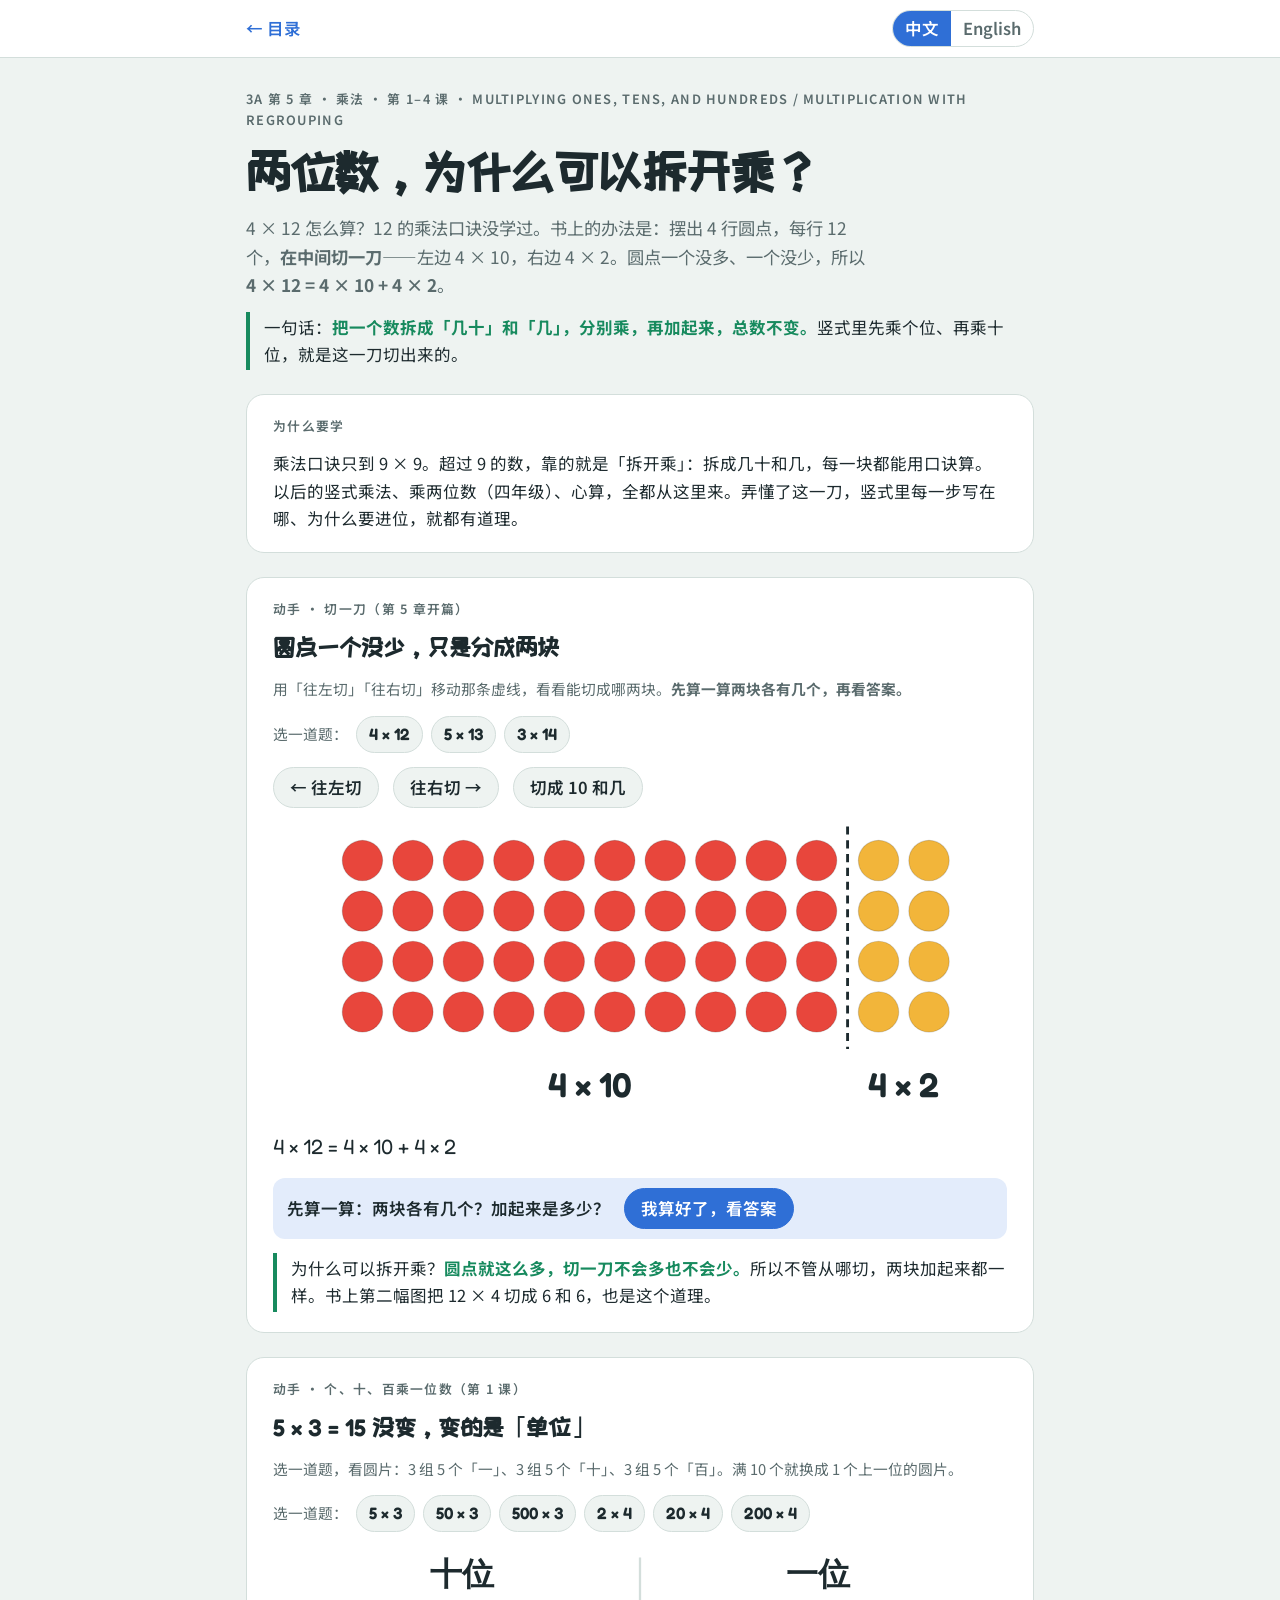
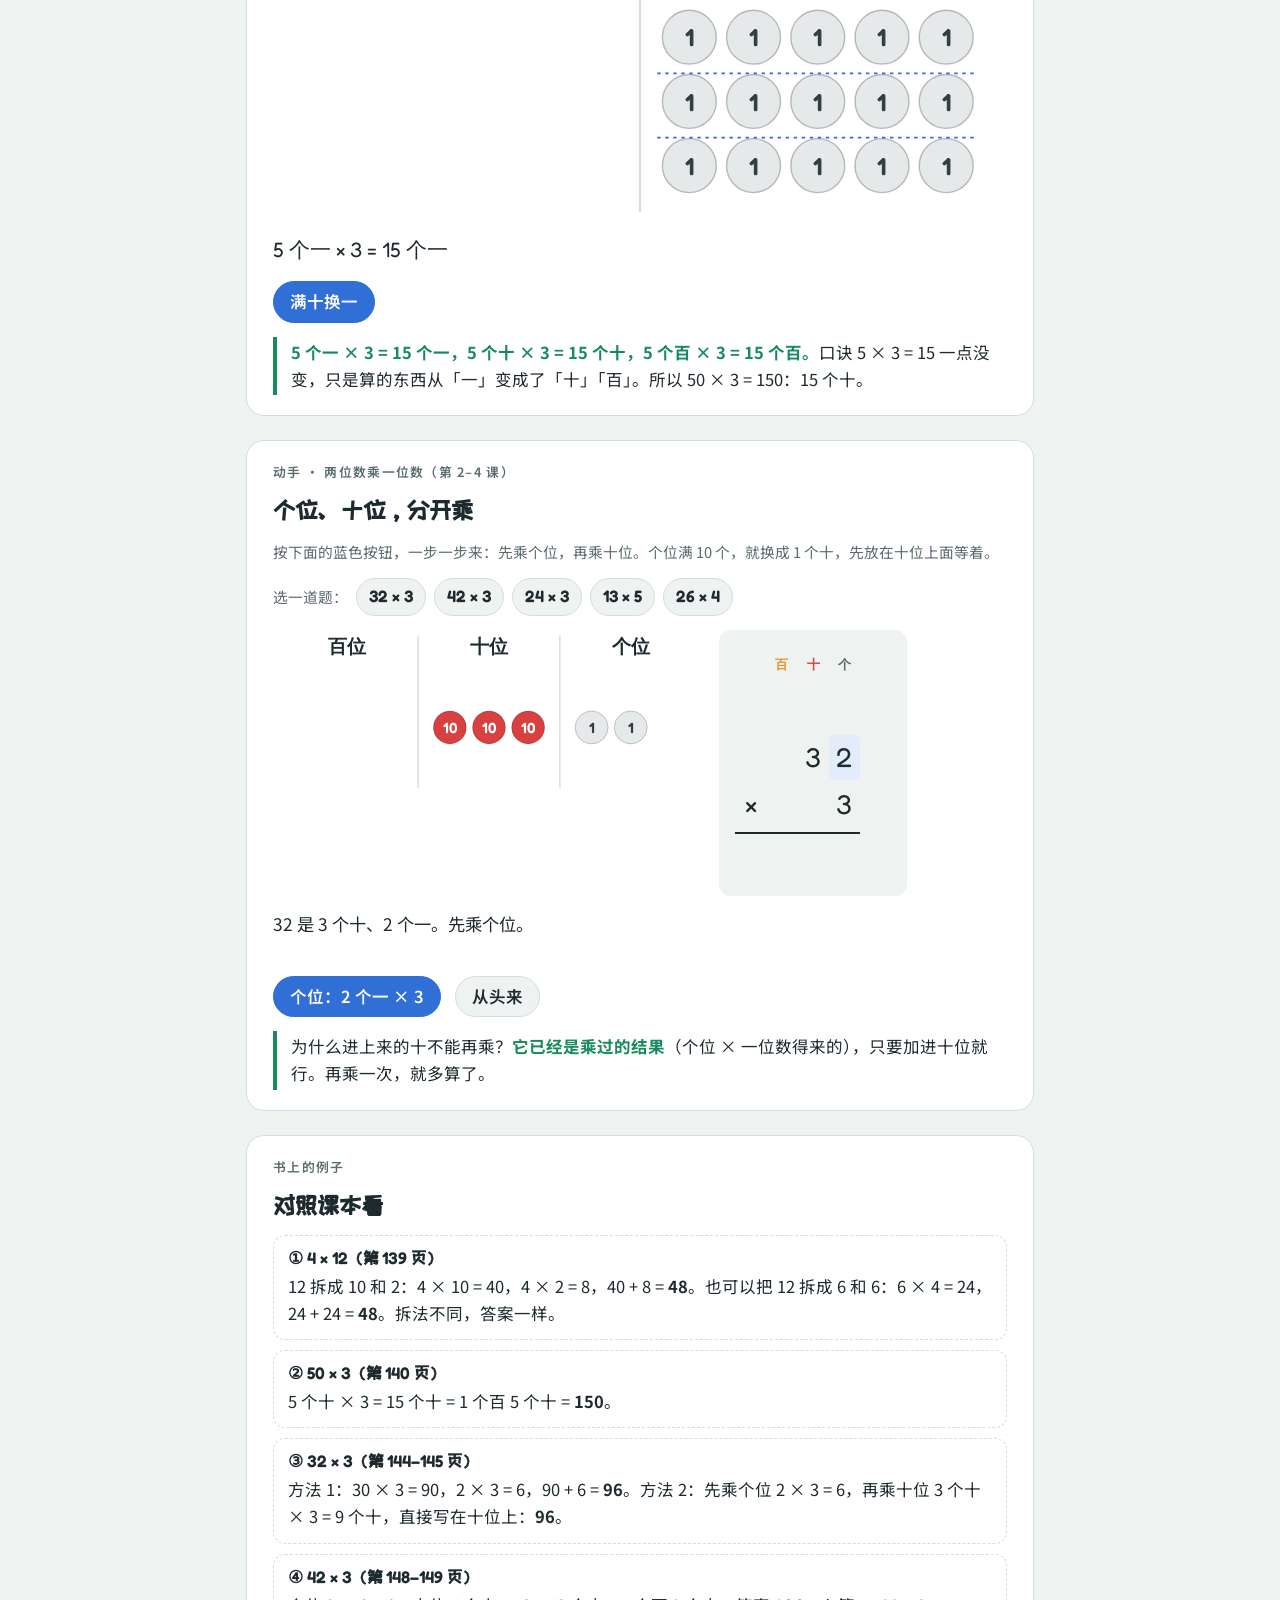
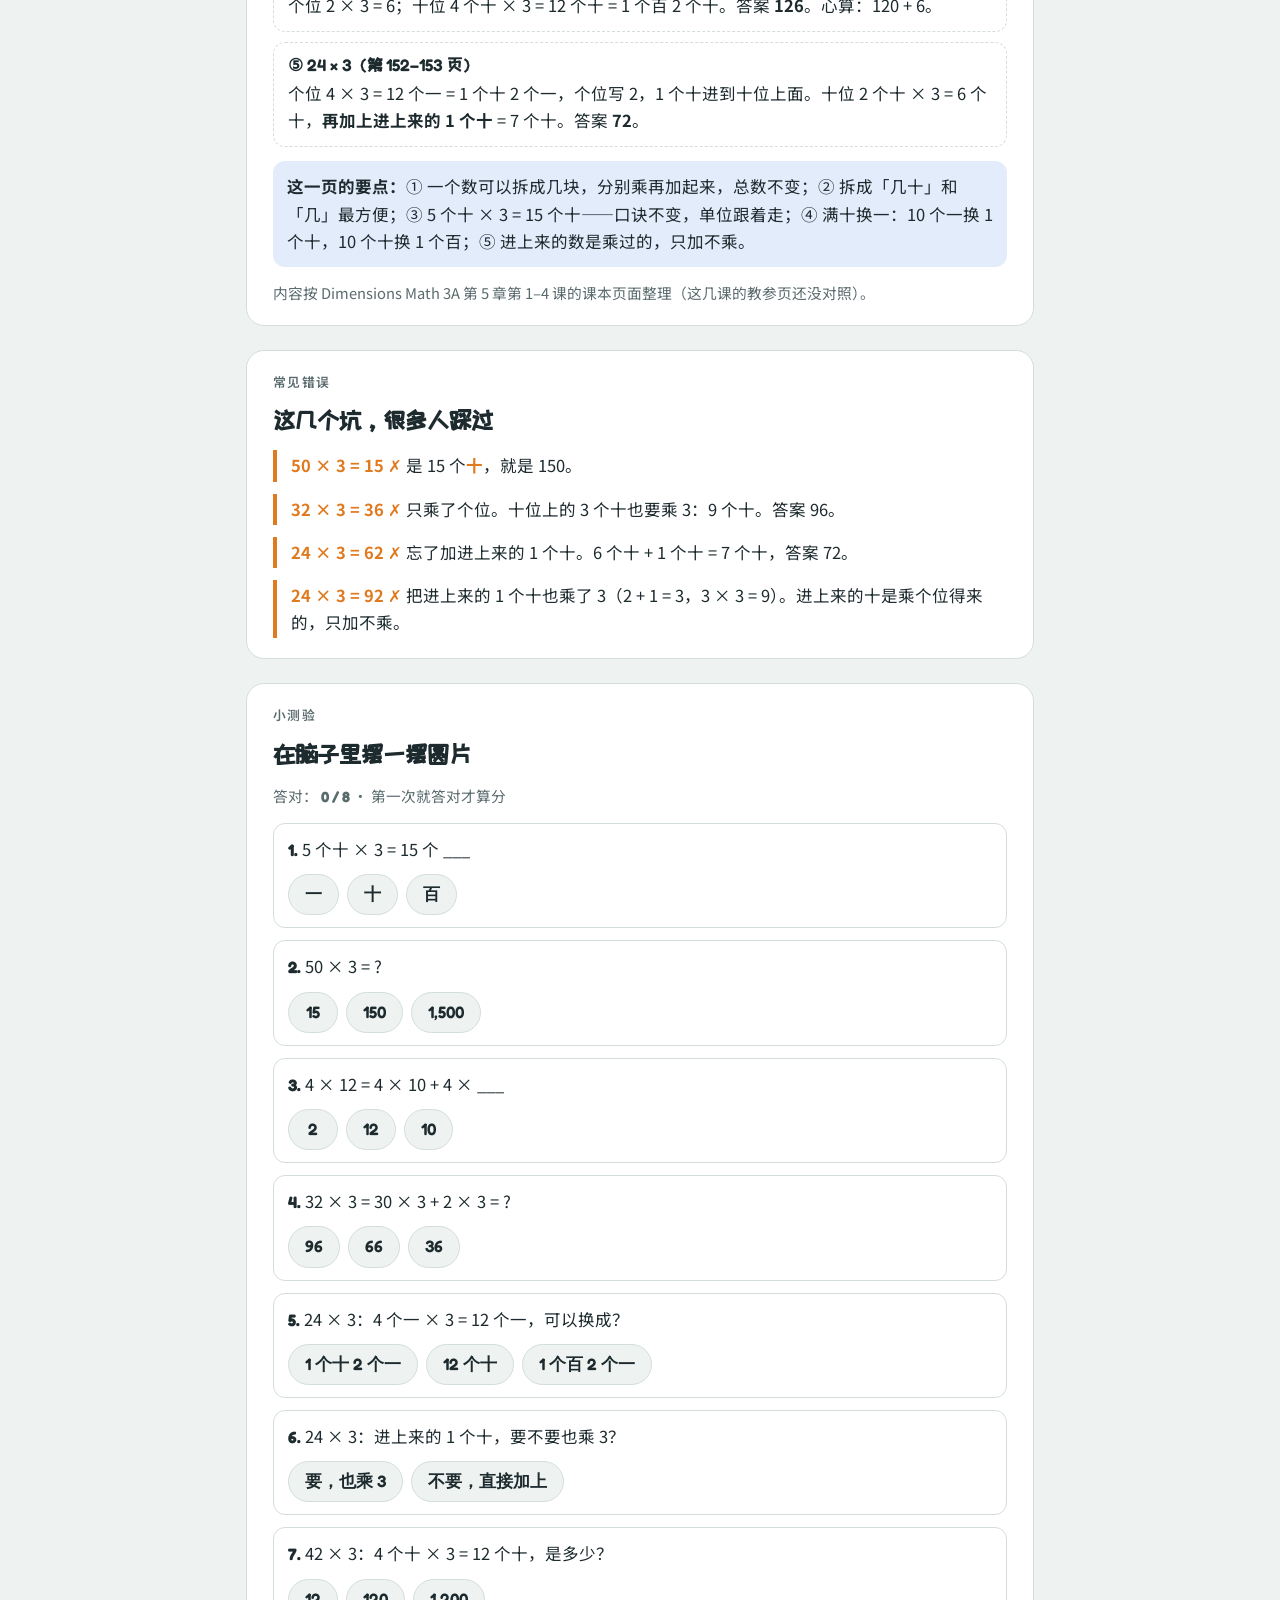
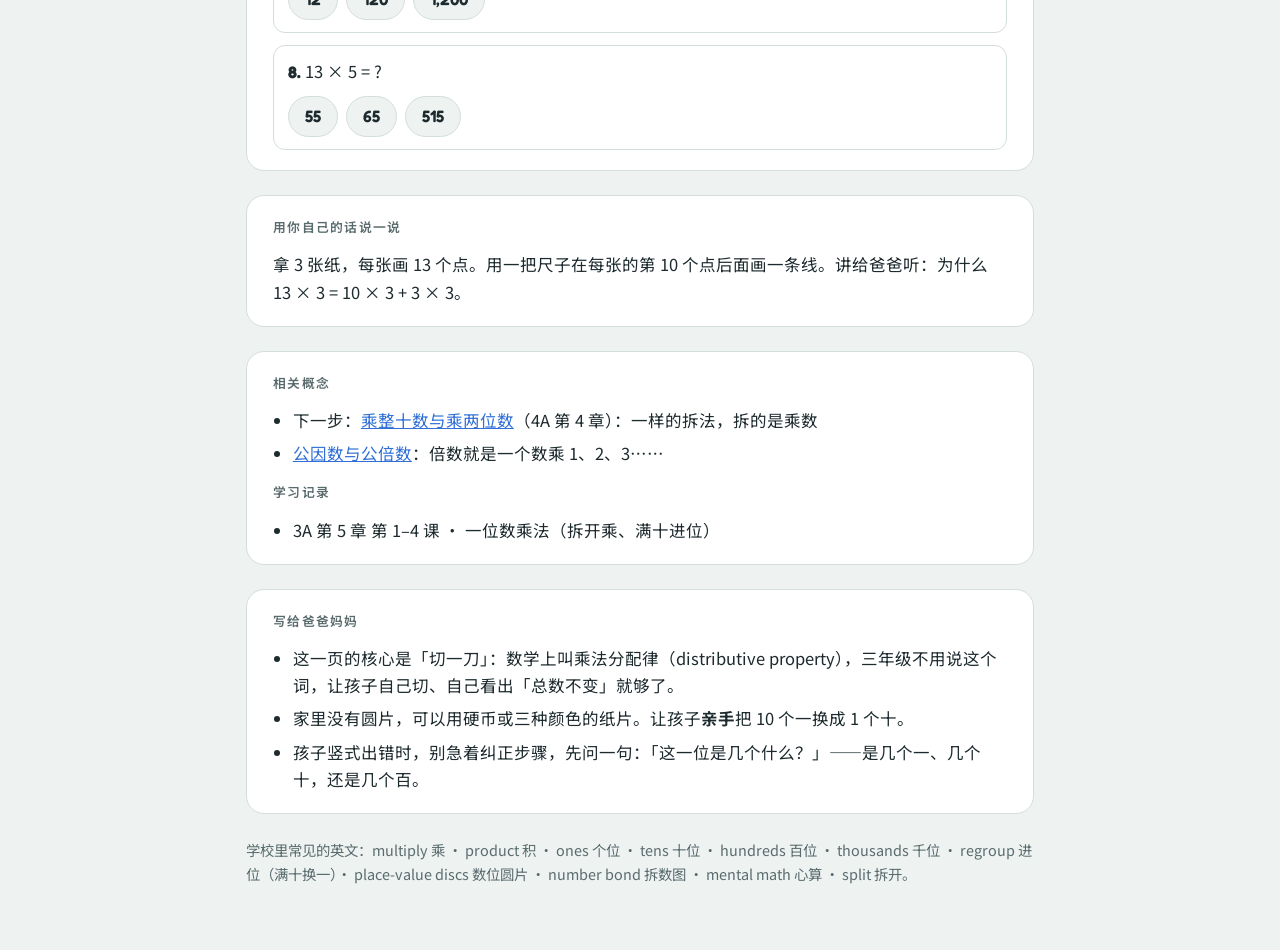
<file: math/concepts/multiply-1digit.zh.html>
<!doctype html>
<html lang="zh">
<head>
<meta charset="utf-8">
<meta name="viewport" content="width=device-width, initial-scale=1, viewport-fit=cover">
<title>两位数乘一位数</title>
<link rel="preconnect" href="https://fonts.googleapis.com">
<link rel="preconnect" href="https://fonts.gstatic.com" crossorigin>
<link rel="stylesheet" href="https://fonts.googleapis.com/css2?family=Fredoka:wght@500;600&family=ZCOOL+KuaiLe&family=Nunito:wght@400;600;700&family=Noto+Sans+SC:wght@400;600&display=swap">
<link rel="stylesheet" href="../../assets/site.css">
<style>
/* Why a 2-digit number can be split: cut an array, multiply each place with discs, regroup, and see the algorithm come from it. */
:root{--red:#d6413a;--dotA:#e8463c;--dotB:#f2b53a}
@media (prefers-color-scheme:dark){:root{--red:#ff6b5e}}
[hidden]{display:none!important}
.wrap{display:flex;flex-direction:column;gap:24px}
h1{font-size:clamp(2rem,7vw,3rem)}
h2{font-size:1.5rem}
p{margin:0}
.eyebrow{font-size:.8rem;letter-spacing:.1em;text-transform:uppercase;color:var(--muted);font-weight:600}
header{display:flex;flex-direction:column;gap:12px;padding-top:6px}
header .lead{font-size:1.08rem;color:var(--muted);max-width:62ch}
section{background:var(--paper);border:1px solid var(--line);border-radius:18px;padding:20px clamp(16px,4vw,26px);display:flex;flex-direction:column;gap:14px}
.why{border-left:4px solid var(--both);padding:2px 0 2px 14px}
.why b{color:var(--both)}
.red{color:var(--red)}
.num{font-family:"Fredoka",ui-rounded,system-ui,sans-serif;font-variant-numeric:tabular-nums}
.controls{display:flex;flex-wrap:wrap;gap:10px 14px;align-items:center}
button{font:inherit;font-weight:600;cursor:pointer;border-radius:999px;border:1px solid var(--line);background:var(--bg);color:var(--ink);padding:6px 16px}
button:hover{border-color:var(--a)}
button.on,button.primary{background:var(--a);color:var(--paper);border-color:var(--a)}
button:disabled{opacity:.4;cursor:default}
.presets{display:flex;flex-wrap:wrap;gap:8px;align-items:center}
.presets button{padding:4px 12px;font-family:"Fredoka",system-ui,sans-serif}
svg{display:block;width:100%;height:auto}
svg text{font-family:"Fredoka",system-ui,sans-serif;fill:var(--muted);font-size:15px}
.disc{transition:transform .6s ease,opacity .6s ease;transform-box:fill-box;transform-origin:center}
.pop{animation:pop .45s ease-out both}
@keyframes pop{from{opacity:0;transform:scale(.2)}}
@media (prefers-reduced-motion:reduce){.disc{transition:none}.pop{animation:none}}
.eq{font-family:"Fredoka",system-ui,sans-serif;font-size:1.3rem;display:flex;flex-wrap:wrap;gap:4px 8px;align-items:center}
.result{background:var(--soft-both);border-radius:12px;padding:14px;font-size:1.12rem;display:flex;flex-direction:column;gap:8px}
.ask{display:flex;flex-wrap:wrap;gap:8px 14px;align-items:center;background:var(--soft-a);border-radius:12px;padding:10px 14px;font-weight:600}
.split{display:grid;grid-template-columns:minmax(0,3fr) minmax(0,2fr);gap:14px;align-items:start}
@media (max-width:640px){.split{grid-template-columns:1fr}}
.vf{display:inline-grid;justify-content:start;align-items:center;font-family:"Fredoka",system-ui,sans-serif;font-size:clamp(1.3rem,6.5vw,1.7rem);row-gap:2px;background:var(--bg);border-radius:12px;padding:12px 16px}
.vf span{text-align:center;min-width:1.15em}
.vf .hd{font-size:.8rem;font-weight:600}
.vf .cy{font-size:.85rem;color:var(--red);height:1.1em;line-height:1.1em}
.vf .lbl{font-size:.8rem;color:var(--muted);text-align:left;padding-left:10px;white-space:nowrap}
.vf .ln{border-top:2px solid var(--ink);height:0;margin:3px 0}
.vf .cur{background:var(--soft-a);border-radius:6px}
.cap{font-size:1.08rem;min-height:3em}
.steps{display:grid;gap:10px}
.step{border:1px dashed var(--line);border-radius:12px;padding:12px 14px}
.step h3{font-size:1.05rem;margin-bottom:4px}
.order{background:var(--soft-a);border-radius:12px;padding:12px 14px}
.err{border-left:4px solid var(--b);padding:2px 0 2px 14px}
.err b{color:var(--b)}
.quiz{display:flex;flex-direction:column;gap:12px}
.q{border:1px solid var(--line);border-radius:12px;padding:12px 14px;display:flex;flex-direction:column;gap:10px}
.q .btns{display:flex;gap:8px;flex-wrap:wrap}
.q .btns button{min-width:3em}
.fb{border-radius:10px;padding:8px 12px}
.q button.pickok{background:var(--both);color:var(--paper);border-color:var(--both)} .q button.pickno{background:var(--b);color:var(--paper);border-color:var(--b)}
.fb.ok{background:var(--soft-both)} .fb.no{background:var(--soft-b)}
.note{color:var(--muted);font-size:.92rem}
ul{margin:0;padding-left:1.2em;display:flex;flex-direction:column;gap:6px}
footer{color:var(--muted);font-size:.9rem}
</style>
</head>
<body>
<div class="topbar"><div class="in">
  <a id="back" href="../index.html?lang=zh"></a>
  <span class="pill"><a id="tozh" href="multiply-1digit.zh.html">中文</a><a id="toen" href="multiply-1digit.en.html">English</a></span>
</div></div>

<div class="wrap">
<header>
  <span class="eyebrow" data-t="eyebrow"></span>
  <h1 data-t="h1"></h1>
  <p class="lead" data-t="lead"></p>
  <p class="why" data-t="oneLine"></p>
</header>

<section>
  <span class="eyebrow" data-t="whyEye"></span>
  <p data-t="whyText"></p>
</section>

<section>
  <span class="eyebrow" data-t="s1Eye"></span>
  <h2 data-t="s1H"></h2>
  <p class="note" data-t="s1Note"></p>
  <div class="presets"><span class="note" data-t="pickOne"></span><span id="pre1" style="display:contents"></span></div>
  <div class="controls"><button id="cutL" data-t="cutL"></button><button id="cutR" data-t="cutR"></button><button id="cut10" data-t="cut10"></button></div>
  <svg id="dots" viewBox="0 0 640 240" role="img"></svg>
  <div class="eq" id="eq1"></div>
  <div class="ask" id="ask1"><span data-t="ask1"></span><button class="primary" id="rev1" data-t="reveal"></button></div>
  <div class="result" id="res1"></div>
  <p class="why" data-t="s1Why"></p>
</section>

<section>
  <span class="eyebrow" data-t="s2Eye"></span>
  <h2 data-t="s2H"></h2>
  <p class="note" data-t="s2Note"></p>
  <div class="presets"><span class="note" data-t="pickOne"></span><span id="pre2" style="display:contents"></span></div>
  <svg id="pv2" viewBox="0 0 640 300" role="img"></svg>
  <div class="eq" id="eq2"></div>
  <div class="controls"><button class="primary" id="reg2" data-t="regBtn"></button></div>
  <div class="ask" id="ask2"><span data-t="ask2"></span><button class="primary" id="rev2" data-t="reveal"></button></div>
  <div class="result" id="res2"></div>
  <p class="why" data-t="s2Why"></p>
</section>

<section>
  <span class="eyebrow" data-t="s3Eye"></span>
  <h2 data-t="s3H"></h2>
  <p class="note" data-t="s3Note"></p>
  <div class="presets"><span class="note" data-t="pickOne"></span><span id="pre3" style="display:contents"></span></div>
  <div class="split">
    <svg id="pv3" viewBox="0 0 640 320" role="img"></svg>
    <div style="display:flex;flex-direction:column;gap:10px;align-items:flex-start">
      <div class="vf" id="vf3"></div>
    </div>
  </div>
  <p class="cap" id="cap3"></p>
  <div class="controls"><button class="primary" id="next3"></button><button id="reset3" data-t="restart"></button></div>
  <div class="result" id="res3"></div>
  <p class="why" data-t="s3Why"></p>
</section>

<section>
  <span class="eyebrow" data-t="exEye"></span>
  <h2 data-t="exH"></h2>
  <div class="steps" id="steps"></div>
  <div class="order" data-t="order"></div>
  <p class="note" data-t="bookNote"></p>
</section>

<section>
  <span class="eyebrow" data-t="errEye"></span>
  <h2 data-t="errH"></h2>
  <div id="errs" style="display:flex;flex-direction:column;gap:12px"></div>
</section>

<section>
  <span class="eyebrow" data-t="quizEye"></span>
  <h2 data-t="quizH"></h2>
  <p class="note"><span data-t="score"></span> <b class="num" id="score">0 / 8</b> · <span data-t="scoreRule"></span></p>
  <div class="quiz" id="quiz"></div>
</section>

<section>
  <span class="eyebrow" data-t="sayEye"></span>
  <p data-t="say"></p>
</section>

<section>
  <span class="eyebrow" data-t="relEye"></span>
  <ul id="rel"></ul>
  <span class="eyebrow" data-t="logEye"></span>
  <ul id="log"></ul>
</section>

<section>
  <span class="eyebrow" data-t="parentEye"></span>
  <ul id="parent"></ul>
</section>

<footer data-t="foot"></footer>
</div>

<script>
const LANG = document.documentElement.lang === 'en' ? 'en' : 'zh';
const ID = 'multiply-1digit';
const fmt = n => n.toLocaleString('en-US');
const S = {
zh: {
  back: '← 目录',
  eyebrow: '3A 第 5 章 · 乘法 · 第 1–4 课 · Multiplying Ones, Tens, and Hundreds / Multiplication with Regrouping',
  h1: '两位数，为什么可以拆开乘？',
  lead: '4 × 12 怎么算？12 的乘法口诀没学过。书上的办法是：摆出 4 行圆点，每行 12 个，<b>在中间切一刀</b>——左边 4 × 10，右边 4 × 2。圆点一个没多、一个没少，所以 <b>4 × 12 = 4 × 10 + 4 × 2</b>。',
  oneLine: '一句话：<b>把一个数拆成「几十」和「几」，分别乘，再加起来，总数不变。</b>竖式里先乘个位、再乘十位，就是这一刀切出来的。',
  whyEye: '为什么要学',
  whyText: '乘法口诀只到 9 × 9。超过 9 的数，靠的就是「拆开乘」：拆成几十和几，每一块都能用口诀算。以后的竖式乘法、乘两位数（四年级）、心算，全都从这里来。弄懂了这一刀，竖式里每一步写在哪、为什么要进位，就都有道理。',
  s1Eye: '动手 · 切一刀（第 5 章开篇）',
  s1H: '圆点一个没少，只是分成两块',
  s1Note: '用「往左切」「往右切」移动那条虚线，看看能切成哪两块。<b>先算一算两块各有几个，再看答案。</b>',
  pickOne: '选一道题：',
  cutL: '← 往左切', cutR: '往右切 →', cut10: '切成 10 和几',
  ask1: '先算一算：两块各有几个？加起来是多少？',
  reveal: '我算好了，看答案',
  restart: '从头来',
  tenNote: '切成 <b>10 和几</b> 最好算：乘 10，一下就出来。',
  s1Why: '为什么可以拆开乘？<b>圆点就这么多，切一刀不会多也不会少。</b>所以不管从哪切，两块加起来都一样。书上第二幅图把 12 × 4 切成 6 和 6，也是这个道理。',
  s2Eye: '动手 · 个、十、百乘一位数（第 1 课）',
  s2H: '5 × 3 = 15 没变，变的是「单位」',
  s2Note: '选一道题，看圆片：3 组 5 个「一」、3 组 5 个「十」、3 组 5 个「百」。满 10 个就换成 1 个上一位的圆片。',
  units: ['一', '十', '百', '千'],
  regBtn: '满十换一',
  ask2: '先想一想：这是多少？',
  s2Why: '<b>5 个一 × 3 = 15 个一，5 个十 × 3 = 15 个十，5 个百 × 3 = 15 个百。</b>口诀 5 × 3 = 15 一点没变，只是算的东西从「一」变成了「十」「百」。所以 50 × 3 = 150：15 个十。',
  s3Eye: '动手 · 两位数乘一位数（第 2–4 课）',
  s3H: '个位、十位，分开乘',
  s3Note: '按下面的蓝色按钮，一步一步来：先乘个位，再乘十位。个位满 10 个，就换成 1 个十，先放在十位上面等着。',
  btn: {
    mulO: C => `个位：${C.oa} 个一 × ${C.k}`,
    regO: () => '个位满十：换成十',
    mulT: C => `十位：${C.ta} 个十 × ${C.k}`,
    addC: () => '加上进上来的十',
    regT: () => '十位满十：换成百',
    end: () => '看看另外两种写法'
  },
  cap0: C => `${C.a} 是 ${C.ta} 个十、${C.oa} 个一。先乘个位。`,
  cap: {
    mulO: C => `${C.oa} 个一 × ${C.k} = ${C.oa * C.k} 个一。` + (C.oa * C.k >= 10 ? '满 10 个了，要换。' : `个位写 ${C.oa * C.k}。`),
    regO: C => `${C.oa * C.k} 个一 = ${Math.floor(C.oa * C.k / 10)} 个十 ${C.oa * C.k % 10} 个一。个位写 ${C.oa * C.k % 10}；换来的十先放在十位上面，竖式里记一个小 <span class="red">${Math.floor(C.oa * C.k / 10)}</span>。`,
    mulT: C => `${C.ta} 个十 × ${C.k} = ${C.ta * C.k} 个十。` + (C.carry0 ? ' <b>上面那个进上来的十，是乘个位得来的——不要再乘一次。</b>' : ''),
    addC: C => `${C.ta * C.k} 个十 + ${C.carry0} 个十 = ${C.ta * C.k + C.carry0} 个十。`,
    regT: C => { const t = C.ta * C.k + C.carry0; return `${t} 个十 = ${Math.floor(t / 10)} 个百 ${t % 10} 个十。`; },
    end: C => `${C.a} × ${C.k} = <b>${fmt(C.a * C.k)}</b>。`
  },
  pp: '竖式也可以把两块分开写，再加起来：',
  mental: C => `心算：把 ${C.a} 拆成 ${C.ta * 10} 和 ${C.oa}，${C.a} × ${C.k} = ${C.ta * 10 * C.k} + ${C.oa * C.k} = <b>${fmt(C.a * C.k)}</b>。`,
  same: '三种写法，其实是同一件事：<b>拆成几十和几，分别乘，再加起来</b>——就是开头那一刀。',
  s3Why: '为什么进上来的十不能再乘？<b>它已经是乘过的结果</b>（个位 × 一位数得来的），只要加进十位就行。再乘一次，就多算了。',
  hd: ['百', '十', '个'],
  exEye: '书上的例子',
  exH: '对照课本看',
  steps: [
    ['① 4 × 12（第 139 页）', '12 拆成 10 和 2：4 × 10 = 40，4 × 2 = 8，40 + 8 = <b>48</b>。也可以把 12 拆成 6 和 6：6 × 4 = 24，24 + 24 = <b>48</b>。拆法不同，答案一样。'],
    ['② 50 × 3（第 140 页）', '5 个十 × 3 = 15 个十 = 1 个百 5 个十 = <b>150</b>。'],
    ['③ 32 × 3（第 144–145 页）', '方法 1：30 × 3 = 90，2 × 3 = 6，90 + 6 = <b>96</b>。方法 2：先乘个位 2 × 3 = 6，再乘十位 3 个十 × 3 = 9 个十，直接写在十位上：<b>96</b>。'],
    ['④ 42 × 3（第 148–149 页）', '个位 2 × 3 = 6；十位 4 个十 × 3 = 12 个十 = 1 个百 2 个十。答案 <b>126</b>。心算：120 + 6。'],
    ['⑤ 24 × 3（第 152–153 页）', '个位 4 × 3 = 12 个一 = 1 个十 2 个一，个位写 2，1 个十进到十位上面。十位 2 个十 × 3 = 6 个十，<b>再加上进上来的 1 个十</b> = 7 个十。答案 <b>72</b>。']
  ],
  order: '<b>这一页的要点：</b>① 一个数可以拆成几块，分别乘再加起来，总数不变；② 拆成「几十」和「几」最方便；③ 5 个十 × 3 = 15 个十——口诀不变，单位跟着走；④ 满十换一：10 个一换 1 个十，10 个十换 1 个百；⑤ 进上来的数是乘过的，只加不乘。',
  bookNote: '内容按 Dimensions Math 3A 第 5 章第 1–4 课的课本页面整理（这几课的教参页还没对照）。',
  errEye: '常见错误',
  errH: '这几个坑，很多人踩过',
  errs: [
    '<b>50 × 3 = 15 ✗</b> 是 15 个<b>十</b>，就是 150。',
    '<b>32 × 3 = 36 ✗</b> 只乘了个位。十位上的 3 个十也要乘 3：9 个十。答案 96。',
    '<b>24 × 3 = 62 ✗</b> 忘了加进上来的 1 个十。6 个十 + 1 个十 = 7 个十，答案 72。',
    '<b>24 × 3 = 92 ✗</b> 把进上来的 1 个十也乘了 3（2 + 1 = 3，3 × 3 = 9）。进上来的十是乘个位得来的，只加不乘。'
  ],
  quizEye: '小测验', quizH: '在脑子里摆一摆圆片', score: '答对：', scoreRule: '第一次就答对才算分',
  right: '对了！', again: '再想想：',
  sayEye: '用你自己的话说一说',
  say: '拿 3 张纸，每张画 13 个点。用一把尺子在每张的第 10 个点后面画一条线。讲给爸爸听：为什么 13 × 3 = 10 × 3 + 3 × 3。',
  relEye: '相关概念',
  rel: ['下一步：<a href="multiply-2digit.zh.html">乘整十数与乘两位数</a>（4A 第 4 章）：一样的拆法，拆的是乘数', '<a href="factors-multiples.zh.html">公因数与公倍数</a>：倍数就是一个数乘 1、2、3……'],
  logEye: '学习记录',
  log: ['3A 第 5 章 第 1–4 课 · 一位数乘法（拆开乘、满十进位）'],
  star: '小测验已得 ★',
  parentEye: '写给爸爸妈妈',
  parent: ['这一页的核心是「切一刀」：数学上叫乘法分配律（distributive property），三年级不用说这个词，让孩子自己切、自己看出「总数不变」就够了。', '家里没有圆片，可以用硬币或三种颜色的纸片。让孩子<b>亲手</b>把 10 个一换成 1 个十。', '孩子竖式出错时，别急着纠正步骤，先问一句：「这一位是几个什么？」——是几个一、几个十，还是几个百。'],
  foot: '学校里常见的英文：multiply 乘 · product 积 · ones 个位 · tens 十位 · hundreds 百位 · thousands 千位 · regroup 进位（满十换一）· place-value discs 数位圆片 · number bond 拆数图 · mental math 心算 · split 拆开。'
},
en: {
  back: '← Contents',
  eyebrow: '3A Chapter 5 · Multiplication · Lessons 1–4 · 两位数乘一位数',
  h1: 'Why can we split a 2-digit number to multiply?',
  lead: 'How do we find 4 × 12? Our times tables stop at 10. The book lays out 4 rows of 12 dots and <b>makes one cut</b>: 4 × 10 on the left, 4 × 2 on the right. Not a single dot is added or lost, so <b>4 × 12 = 4 × 10 + 4 × 2</b>.',
  oneLine: 'In one line: <b>split a number into tens and ones, multiply each part, then add. The total does not change.</b> Multiplying the ones and then the tens in the algorithm comes from this one cut.',
  whyEye: 'Why learn this',
  whyText: 'Times tables only go so far. For bigger numbers we split: into tens and ones, so each part can be done with facts we know. The written algorithm, multiplying by 2-digit numbers (grade 4), and mental math all grow from here. Once the cut makes sense, every step of the algorithm, where each digit goes and why we regroup, has a reason.',
  s1Eye: 'Hands-on · make a cut (Chapter 5 opener)',
  s1H: 'Same dots, just in two parts',
  s1Note: 'Use "Cut left" and "Cut right" to move the dashed line and see which two parts you get. <b>Work out each part first, then check.</b>',
  pickOne: 'Pick one:',
  cutL: '← Cut left', cutR: 'Cut right →', cut10: 'Cut into 10 and the rest',
  ask1: 'Work it out first: how many in each part? How many in all?',
  reveal: 'I worked it out, show me',
  restart: 'Start over',
  tenNote: 'Cutting into <b>10 and the rest</b> is the easiest: times 10 is quick.',
  s1Why: 'Why can we split? <b>There are only so many dots; a cut does not add or remove any.</b> So wherever you cut, the two parts add up to the same total. The book\'s second picture cuts 12 × 4 into 6 and 6; same idea.',
  s2Eye: 'Hands-on · multiplying ones, tens, hundreds (Lesson 1)',
  s2H: '5 × 3 = 15 stays the same; the unit changes',
  s2Note: 'Pick one and look at the discs: 3 groups of 5 ones, 3 groups of 5 tens, 3 groups of 5 hundreds. When there are 10, trade them for 1 disc of the next place.',
  units: ['ones', 'tens', 'hundreds', 'thousands'],
  regBtn: 'Trade 10 for 1',
  ask2: 'Think first: what number is this?',
  s2Why: '<b>5 ones × 3 = 15 ones, 5 tens × 3 = 15 tens, 5 hundreds × 3 = 15 hundreds.</b> The fact 5 × 3 = 15 does not change; only what we are counting changes, from ones to tens to hundreds. So 50 × 3 = 150: 15 tens.',
  s3Eye: 'Hands-on · 2-digit × 1-digit (Lessons 2–4)',
  s3H: 'Multiply the ones and the tens separately',
  s3Note: 'Press the blue button step by step: ones first, then tens. If the ones reach 10, trade them for 1 ten and park it above the tens.',
  btn: {
    mulO: C => `Ones: ${C.oa} ones × ${C.k}`,
    regO: () => 'Regroup the ones',
    mulT: C => `Tens: ${C.ta} tens × ${C.k}`,
    addC: () => 'Add in the regrouped ten',
    regT: () => 'Regroup the tens',
    end: () => 'See two other ways to write it'
  },
  cap0: C => `${C.a} is ${C.ta} tens and ${C.oa} ones. Multiply the ones first.`,
  cap: {
    mulO: C => `${C.oa} ones × ${C.k} = ${C.oa * C.k} ones. ` + (C.oa * C.k >= 10 ? 'That is 10 or more, so regroup.' : `Write ${C.oa * C.k} in the ones place.`),
    regO: C => `${C.oa * C.k} ones = ${Math.floor(C.oa * C.k / 10)} ten${C.oa * C.k >= 20 ? 's' : ''} ${C.oa * C.k % 10} ones. Write ${C.oa * C.k % 10} in the ones place; park the regrouped ten above the tens and write a small <span class="red">${Math.floor(C.oa * C.k / 10)}</span> there.`,
    mulT: C => `${C.ta} tens × ${C.k} = ${C.ta * C.k} tens.` + (C.carry0 ? ' <b>The ten parked above came from multiplying the ones. Do not multiply it again.</b>' : ''),
    addC: C => `${C.ta * C.k} tens + ${C.carry0} ten${C.carry0 > 1 ? 's' : ''} = ${C.ta * C.k + C.carry0} tens.`,
    regT: C => { const t = C.ta * C.k + C.carry0; return `${t} tens = ${Math.floor(t / 10)} hundred ${t % 10} tens.`; },
    end: C => `${C.a} × ${C.k} = <b>${fmt(C.a * C.k)}</b>.`
  },
  pp: 'The algorithm can also write the two parts separately, then add:',
  mental: C => `Mental math: split ${C.a} into ${C.ta * 10} and ${C.oa}. ${C.a} × ${C.k} = ${C.ta * 10 * C.k} + ${C.oa * C.k} = <b>${fmt(C.a * C.k)}</b>.`,
  same: 'Three ways to write it, one idea: <b>split into tens and ones, multiply each, then add</b>. It is the cut from the top of the page.',
  s3Why: 'Why not multiply the regrouped ten? <b>It is already a product</b> (it came from multiplying the ones), so we only add it to the tens. Multiplying it again would count it twice.',
  hd: ['H', 'T', 'O'],
  exEye: 'Examples from the book',
  exH: 'Check with the book',
  steps: [
    ['① 4 × 12 (p. 139)', 'Split 12 into 10 and 2: 4 × 10 = 40, 4 × 2 = 8, 40 + 8 = <b>48</b>. Or split 12 into 6 and 6: 6 × 4 = 24, 24 + 24 = <b>48</b>. Different cuts, same answer.'],
    ['② 50 × 3 (p. 140)', '5 tens × 3 = 15 tens = 1 hundred 5 tens = <b>150</b>.'],
    ['③ 32 × 3 (pp. 144–145)', 'Method 1: 30 × 3 = 90, 2 × 3 = 6, 90 + 6 = <b>96</b>. Method 2: ones first, 2 × 3 = 6; then tens, 3 tens × 3 = 9 tens, written straight into the tens place: <b>96</b>.'],
    ['④ 42 × 3 (pp. 148–149)', 'Ones: 2 × 3 = 6. Tens: 4 tens × 3 = 12 tens = 1 hundred 2 tens. Answer <b>126</b>. Mental math: 120 + 6.'],
    ['⑤ 24 × 3 (pp. 152–153)', 'Ones: 4 × 3 = 12 ones = 1 ten 2 ones. Write 2; the 1 ten goes above the tens. Tens: 2 tens × 3 = 6 tens, <b>plus the regrouped ten</b> = 7 tens. Answer <b>72</b>.']
  ],
  order: '<b>Key points:</b> ① a number can be split into parts; multiply each part and add, and the total stays the same; ② splitting into tens and ones is the handiest; ③ 5 tens × 3 = 15 tens: the fact stays, the unit comes along; ④ trade 10 for 1: 10 ones for 1 ten, 10 tens for 1 hundred; ⑤ a regrouped number is already multiplied: add it, do not multiply it.',
  bookNote: 'Based on the student book pages of Dimensions Math 3A Chapter 5, Lessons 1–4 (the teacher\'s guide pages for these lessons have not been checked yet).',
  errEye: 'Common mistakes',
  errH: 'Traps many people fall into',
  errs: [
    '<b>50 × 3 = 15 ✗</b> It is 15 <b>tens</b>, which is 150.',
    '<b>32 × 3 = 36 ✗</b> Only the ones were multiplied. The 3 tens must be multiplied by 3 too: 9 tens. Answer 96.',
    '<b>24 × 3 = 62 ✗</b> The regrouped ten was forgotten. 6 tens + 1 ten = 7 tens, answer 72.',
    '<b>24 × 3 = 92 ✗</b> The regrouped ten was multiplied too (2 + 1 = 3, 3 × 3 = 9). The regrouped ten came from multiplying the ones: add it, do not multiply it.'
  ],
  quizEye: 'Quiz', quizH: 'Picture the discs in your head', score: 'Correct:', scoreRule: 'only your first try counts',
  right: 'Right! ', again: 'Think again: ',
  sayEye: 'Say it in your own words',
  say: 'Take 3 sheets of paper and draw 13 dots on each. With a ruler, draw a line after the 10th dot on each sheet. Tell Dad why 13 × 3 = 10 × 3 + 3 × 3.',
  relEye: 'Related concepts',
  rel: ['Next: <a href="multiply-2digit.en.html">Multiplying by multiples of 10 and by 2-digit numbers</a> (4A Chapter 4): the same splitting, applied to the multiplier', '<a href="factors-multiples.en.html">Common factors and multiples</a>: multiples are a number times 1, 2, 3…'],
  logEye: 'Learning log',
  log: ['3A Chapter 5 Lessons 1–4 · Multiplying by a 1-digit number (splitting, regrouping)'],
  star: 'Quiz star earned ★',
  parentEye: 'For parents',
  parent: ['The heart of this page is "make a cut". Mathematically it is the distributive property; in grade 3 there is no need for the word. Let your child cut and see for themselves that the total stays the same.', 'No discs at home? Coins or paper slips in three colors work. Let your child trade 10 ones for 1 ten <b>by hand</b>.', 'When the algorithm goes wrong, do not jump to fixing the steps. Ask first: "This digit is how many of what?" Ones, tens, or hundreds.'],
  foot: 'Words used at school: multiply 乘 · product 积 · ones 个位 · tens 十位 · hundreds 百位 · thousands 千位 · regroup 进位 · place-value discs 数位圆片 · number bond 拆数图 · mental math 心算 · split 拆开.'
}}[LANG];

const $ = s => document.querySelector(s);
const wait = ms => matchMedia('(prefers-reduced-motion: reduce)').matches ? 0 : ms;
const after2 = fn => requestAnimationFrame(() => requestAnimationFrame(fn));
document.querySelectorAll('[data-t]').forEach(e => e.innerHTML = S[e.dataset.t]);
$('#back').textContent = S.back;
$(LANG === 'zh' ? '#tozh' : '#toen').classList.add('on');
for (const a of ['#tozh', '#toen']) $(a).addEventListener('click', () => { try { localStorage.setItem('lang', a === '#tozh' ? 'zh' : 'en'); } catch (e) {} });

/* place-value discs, colours as in the book */
const DISC = { 1000: ['#d9a521', '#fff'], 100: ['#e8912b', '#fff'], 10: ['#d94141', '#fff'], 1: ['#e6e9e9', '#33403f'] };
function disc(x, y, r, v, cls, col) {
  const [f, t] = DISC[v];
  return `<g class="disc ${cls || ''}" data-c="${col}"><circle cx="${x}" cy="${y}" r="${r}" fill="${f}" stroke="rgba(0,0,0,.25)" stroke-width="1.2"/>` +
    `<text x="${x}" y="${y + r * 0.34}" text-anchor="middle" style="fill:${t};font-size:${v >= 1000 ? r * 0.58 : v >= 100 ? r * 0.72 : r * 0.9}px;font-weight:600">${v >= 1000 ? '1,000' : v}</text></g>`;
}
/* n discs laid out from (cx, y0): in rows of rowLen (one row per group, dotted line between) or a plain grid */
let BOTTOM = 0;
function pile(cx, y0, n, v, col, rowLen, bornFrom, maxW) {
  const per = rowLen || (n <= 4 ? Math.max(n, 3) : 5), sp = Math.min(58, maxW / per), r = sp * 0.42;
  BOTTOM = Math.max(BOTTOM, y0 + Math.ceil(n / per) * sp);
  let s = '';
  const left = cx - (per * sp) / 2 + sp / 2;
  for (let j = 0; j < n; j++) {
    const row = Math.floor(j / per), x = left + (j % per) * sp, y = y0 + row * sp + r;
    s += disc(x, y, r, v, bornFrom != null && j >= bornFrom ? 'pop' : '', col);
  }
  if (rowLen) for (let row = 1; row * per < n; row++) { const y = y0 + row * sp - 1; s += `<line x1="${left - sp / 2}" y1="${y}" x2="${left + per * sp - sp / 2}" y2="${y}" stroke="var(--a)" stroke-dasharray="3 4" stroke-width="1.5"/>`; }
  return s;
}

/* ---------- Part 1: the array and the cut ---------- */
const P1 = [[4, 12], [5, 13], [3, 14]];
let A;
function start1(i) { const [r, c] = P1[i]; A = { i, r, c, s: 10, shown: false }; render1(); }
$('#pre1').innerHTML = P1.map((p, i) => `<button data-i="${i}">${p[0]} × ${p[1]}</button>`).join('');
$('#pre1').addEventListener('click', e => { const b = e.target.closest('button'); if (b) start1(+b.dataset.i); });
$('#cutL').addEventListener('click', () => { if (A.s > 1) { A.s--; A.shown = false; render1(); } });
$('#cutR').addEventListener('click', () => { if (A.s < A.c - 1) { A.s++; A.shown = false; render1(); } });
$('#cut10').addEventListener('click', () => { A.s = 10; A.shown = false; render1(); });
$('#rev1').addEventListener('click', () => { A.shown = true; render1(); });
function render1() {
  const { r, c, s } = A, sp = Math.min(44, 600 / c), rad = sp * 0.4, x0 = (640 - c * sp) / 2 + sp / 2, y0 = 16;
  let g = '';
  for (let i = 0; i < r; i++) for (let j = 0; j < c; j++) {
    const x = x0 + j * sp + (j >= s ? 10 : 0);
    g += `<circle cx="${x}" cy="${y0 + i * sp + rad}" r="${rad}" fill="${j < s ? 'var(--dotA)' : 'var(--dotB)'}" stroke="rgba(0,0,0,.15)"/>`;
  }
  const cut = x0 + (s - 0.5) * sp + 5, H = y0 + r * sp + 64;
  g += `<line x1="${cut}" y1="4" x2="${cut}" y2="${y0 + r * sp + 6}" stroke="var(--ink)" stroke-width="2.5" stroke-dasharray="7 5"/>`;
  const mid1 = x0 + (s - 1) * sp / 2, mid2 = x0 + (s + (c - 1)) * sp / 2 + 10;
  g += `<text x="${mid1}" y="${H - 16}" text-anchor="middle" style="font-size:30px;font-weight:600;fill:var(--ink)">${r} × ${s}</text>`;
  g += `<text x="${mid2}" y="${H - 16}" text-anchor="middle" style="font-size:30px;font-weight:600;fill:var(--ink)">${r} × ${c - s}</text>`;
  $('#dots').setAttribute('viewBox', `0 0 640 ${H}`); $('#dots').innerHTML = g;
  $('#dots').setAttribute('aria-label', `${r} × ${c} = ${r} × ${s} + ${r} × ${c - s}`);
  $('#eq1').innerHTML = `<span>${r} × ${c} = ${r} × ${s} + ${r} × ${c - s}</span>` + (A.shown ? `<span>= ${r * s} + ${r * (c - s)} = <b>${r * c}</b></span>` : '');
  $('#ask1').hidden = A.shown; $('#res1').hidden = !A.shown;
  if (A.shown) $('#res1').innerHTML = s === 10 ? `<p>${S.tenNote}</p>` : `<p>${LANG === 'zh' ? `换个地方切，两块加起来还是 ${r * c}。` : `Cut somewhere else and the two parts still add up to ${r * c}.`}</p>`;
  $('#cutL').disabled = s <= 1; $('#cutR').disabled = s >= c - 1;
}

/* ---------- Part 2: k groups of one place, then trade 10 for 1 ---------- */
const P2 = [[5, 3, 0], [5, 3, 1], [5, 3, 2], [2, 4, 0], [2, 4, 1], [2, 4, 2]];
const PV = [1, 10, 100, 1000];
let B, busy2 = false;
function start2(i) { const [d, k, p] = P2[i]; B = { i, d, k, p, lo: d * k, hi: 0, reg: false, shown: false, born: null }; render2(); }
$('#pre2').innerHTML = P2.map((x, i) => `<button data-i="${i}">${x[0] * PV[x[2]]} × ${x[1]}</button>`).join('');
$('#pre2').addEventListener('click', e => { const b = e.target.closest('button'); if (b && !busy2) start2(+b.dataset.i); });
$('#reg2').addEventListener('click', () => {
  if (busy2 || B.lo < 10) return; busy2 = true; render2();
  after2(() => [...document.querySelectorAll('#pv2 .disc[data-c="lo"]')].slice(0, 10).forEach(g => { g.style.transform = 'translateX(-160px) scale(.3)'; g.style.opacity = 0; }));
  setTimeout(() => { B.born = { lo: Infinity, hi: B.hi }; B.lo -= 10; B.hi += 1; B.reg = B.lo < 10; busy2 = false; render2(); }, wait(750));
});
$('#rev2').addEventListener('click', () => { B.shown = true; render2(); });
function render2() {
  const { d, k, p } = B, U = S.units;
  let g = ''; BOTTOM = 0;
  [[p + 1, 'hi', 20], [p, 'lo', 330]].forEach(([pl, key, x]) => {
    g += `<text x="${x + 145}" y="34" text-anchor="middle" style="font-size:28px;font-weight:600;fill:var(--ink)">${LANG === 'zh' ? U[pl] + '位' : U[pl][0].toUpperCase() + U[pl].slice(1)}</text>`;
    const born = B.born ? B.born[key] : null;
    g += pile(x + 145, 56, B[key], PV[pl], key, key === 'lo' && !B.reg && B.hi === 0 ? d : null, born, 280);
  });
  const H2 = Math.max(200, BOTTOM + 14);
  g += `<line x1="320" y1="10" x2="320" y2="${H2 - 6}" stroke="var(--line)" stroke-width="2"/>`;
  B.born = null;
  $('#pv2').setAttribute('viewBox', `0 0 640 ${H2}`); $('#pv2').innerHTML = g;
  const v = d * k * PV[p], uLo = U[p], uHi = U[p + 1];
  let e = LANG === 'zh' ? `${d} 个${uLo} × ${k} = ${d * k} 个${uLo}` : `${d} ${uLo} × ${k} = ${d * k} ${uLo}`;
  if (B.reg) e += LANG === 'zh' ? ` = ${B.hi} 个${uHi} ${B.lo ? B.lo + ' 个' + uLo : ''}` : ` = ${B.hi} ${B.hi > 1 ? uHi : uHi.replace(/s$/, '')}${B.lo ? ' ' + B.lo + ' ' + uLo : ''}`;
  if (B.shown) e += ` = <b>${fmt(v)}</b>`;
  $('#eq2').innerHTML = `<span>${e}</span>`;
  const needReg = d * k >= 10 && !B.reg;
  $('#reg2').hidden = !needReg; $('#reg2').disabled = busy2;
  $('#ask2').hidden = needReg || B.shown || busy2;
  $('#res2').hidden = !B.shown;
  if (B.shown) $('#res2').innerHTML = `<p class="num" style="font-size:1.25rem">${fmt(d * PV[p])} × ${k} = <b>${fmt(v)}</b></p>`;
}

/* ---------- Part 3: 2-digit × 1-digit, step by step ---------- */
const P3 = [[32, 3], [42, 3], [24, 3], [13, 5], [26, 4]];
const CW = 210, CX = [5, 215, 425];
let C, busy3 = false;
function plan(ta, oa, k) {
  const s = ['mulO'], c = Math.floor(oa * k / 10);
  if (c) s.push('regO');
  s.push('mulT');
  if (c) s.push('addC');
  if (ta * k + c >= 10) s.push('regT');
  s.push('end');
  return s;
}
function start3(i) {
  const [a, k] = P3[i], ta = Math.floor(a / 10), oa = a % 10;
  C = { i, a, k, ta, oa, carry0: Math.floor(oa * k / 10), h: 0, t: ta, o: oa, carry: 0, rowT: null, rowO: null, steps: plan(ta, oa, k), n: 0, cap: S.cap0({ a, ta, oa }), vd: {}, born: null, cur: 'O' };
  render3();
}
$('#pre3').innerHTML = P3.map((p, i) => `<button data-i="${i}">${p[0]} × ${p[1]}</button>`).join('');
$('#pre3').addEventListener('click', e => { const b = e.target.closest('button'); if (b && !busy3) start3(+b.dataset.i); });
$('#reset3').addEventListener('click', () => { if (!busy3) start3(C.i); });
$('#next3').addEventListener('click', () => {
  if (busy3 || C.n >= C.steps.length) return;
  const act = C.steps[C.n], prev = { h: C.h, t: C.t, o: C.o, carry: C.carry };
  const finish = () => { C.n++; C.cap = S.cap[act](C); busy3 = false; render3(); };
  if (act === 'mulO') { C.o = C.oa * C.k; C.rowO = C.oa; C.born = { o: prev.o }; C.cur = 'O'; if (C.o < 10) C.vd.o = C.o; finish(); }
  else if (act === 'mulT') { C.t = C.ta * C.k; C.rowT = C.ta; C.born = { t: prev.t }; C.cur = 'T'; if (!C.carry0 && C.t < 10) C.vd.t = C.t; finish(); }
  else if (act === 'end') { C.cur = ''; finish(); }
  else {
    busy3 = true; render3();
    const col = act === 'regO' ? 'o' : act === 'addC' ? 'c' : 't';
    const n = act === 'addC' ? C.carry : act === 'regO' ? Math.floor(C.o / 10) * 10 : 10;
    const dx = act === 'addC' ? 'translateY(76px)' : `translateX(-${CW / 2}px) scale(.3)`;
    after2(() => [...document.querySelectorAll(`#pv3 .disc[data-c="${col}"]`)].slice(0, n).forEach(g => { g.style.transform = dx; if (act !== 'addC') g.style.opacity = 0; }));
    setTimeout(() => {
      if (act === 'regO') { const q = Math.floor(C.o / 10); C.o %= 10; C.carry = q; C.rowO = null; C.born = { c: 0 }; C.vd.o = C.o; C.vd.c = q; }
      if (act === 'addC') { C.t += C.carry; C.carry = 0; C.rowT = null; C.born = { t: C.t - C.carry0 }; if (C.t < 10) C.vd.t = C.t; }
      if (act === 'regT') { C.h += Math.floor(C.t / 10); C.t %= 10; C.rowT = null; C.born = { h: 0 }; C.vd.t = C.t; C.vd.h = C.h; }
      finish();
    }, wait(750));
  }
});
function render3() {
  const H = S.hd;
  let g = '', lines = ''; BOTTOM = 0;
  [['h', 100, 0], ['t', 10, 1], ['o', 1, 2]].forEach(([key, v, i]) => {
    const x = CX[i];
    if (i) lines += `<line x1="${x}" y1="8" x2="${x}" y2="YB" stroke="var(--line)" stroke-width="2"/>`;
    g += `<text x="${x + CW / 2}" y="34" text-anchor="middle" style="font-size:28px;font-weight:600;fill:var(--ink)">${LANG === 'zh' ? H[i] + '位' : ['Hundreds', 'Tens', 'Ones'][i]}</text>`;
    const born = C.born && key in C.born ? C.born[key] : null;
    g += pile(x + CW / 2, 120, C[key], v, key, key === 't' ? C.rowT : key === 'o' ? C.rowO : null, born, 196);
  });
  if (C.carry) {
    g += `<rect x="${CX[1] + 10}" y="48" width="${CW - 20}" height="62" rx="12" fill="none" stroke="var(--red)" stroke-dasharray="6 5" stroke-width="2"/>`;
    g += pile(CX[1] + CW / 2, 52, C.carry, 10, 'c', 3, C.born && 'c' in C.born ? 0 : null, 160);
  }
  C.born = null;
  const H3 = Math.max(240, BOTTOM + 14);
  $('#pv3').setAttribute('viewBox', `0 0 640 ${H3}`);
  $('#pv3').innerHTML = lines.replace(/YB/g, H3 - 6) + g;
  $('#pv3').setAttribute('aria-label', `${C.a} × ${C.k}`);

  /* written algorithm: columns [sign, H, T, O] + label */
  const cell = (t, cls = '') => `<span class="${cls}">${t === undefined || t === '' ? '&nbsp;' : t}</span>`;
  const cur = c => C.cur === c ? 'cur' : '';
  let h = cell('') + `<span class="hd" style="color:#e8912b">${H[0]}</span><span class="hd" style="color:#d94141">${H[1]}</span><span class="hd" style="color:var(--muted)">${H[2]}</span>` + cell('');
  h += cell('') + cell('') + cell(C.vd.c ? C.vd.c : '', 'cy') + cell('') + cell('');
  h += cell('') + cell('') + cell(C.ta, cur('T')) + cell(C.oa, cur('O')) + cell('');
  h += cell('×') + cell('') + cell('') + cell(C.k) + cell('');
  h += `<div class="ln" style="grid-column:1 / span 4"></div><span></span>`;
  h += cell('') + cell(C.vd.h || '') + cell(C.vd.t !== undefined ? C.vd.t : (C.vd.h ? 0 : '')) + cell(C.vd.o !== undefined ? C.vd.o : '') + cell('');
  $('#vf3').style.gridTemplateColumns = 'repeat(4, auto) auto';
  $('#vf3').innerHTML = h;

  $('#cap3').innerHTML = C.cap;
  const done = C.n >= C.steps.length;
  $('#next3').hidden = done;
  if (!done) $('#next3').textContent = S.btn[C.steps[C.n]](C);
  $('#next3').disabled = busy3;
  $('#res3').hidden = !done;
  if (done) {
    const p1 = C.oa * C.k, p2 = C.ta * 10 * C.k, W = String(C.a * C.k).length + 1;
    const row = (str, lbl) => { const cs = Array(W).fill('&nbsp;'); [...str].reverse().forEach((ch, j) => cs[W - 1 - j] = ch); return cs.map(x => `<span>${x}</span>`).join('') + `<span class="lbl">${lbl || ''}</span>`; };
    let v = row(String(C.a)) + row(String(C.k)).replace('<span>&nbsp;</span>', '<span>×</span>') + `<div class="ln" style="grid-column:1 / span ${W}"></div><span></span>`;
    v += row(String(p1), `← ${C.oa} × ${C.k}`) + row(String(p2), `← ${C.ta * 10} × ${C.k}`) + `<div class="ln" style="grid-column:1 / span ${W}"></div><span></span>` + row(String(C.a * C.k));
    $('#res3').innerHTML = `<p>${S.pp}</p><div class="vf" style="grid-template-columns:repeat(${W}, auto) auto;font-size:1.3rem">${v}</div><p>${S.mental(C)}</p><p>${S.same}</p>`;
  }
}

/* ---------- text blocks ---------- */
$('#steps').innerHTML = S.steps.map(([h, t]) => `<div class="step"><h3>${h}</h3><p>${t}</p></div>`).join('');
$('#errs').innerHTML = S.errs.map(t => `<p class="err">${t}</p>`).join('');
$('#rel').innerHTML = S.rel.map(t => `<li>${t}</li>`).join('');
$('#parent').innerHTML = S.parent.map(t => `<li>${t}</li>`).join('');
function renderLog() {
  let st = false; try { st = !!localStorage.getItem('star:' + ID); } catch (e) {}
  $('#log').innerHTML = S.log.map(t => `<li>${t}${st ? ' · <span class="star">' + S.star + '</span>' : ''}</li>`).join('');
}

/* quiz: k = index of the right choice; each question has its own hint */
const QZ = [
  { q: { zh: '5 个十 × 3 = 15 个 ___', en: '5 tens × 3 = 15 ___' }, ch: [{ zh: '一', en: 'ones' }, { zh: '十', en: 'tens' }, { zh: '百', en: 'hundreds' }], k: 1,
    hint: { zh: '乘的是什么圆片？', en: 'What kind of disc are we multiplying?' },
    why: { zh: '乘的是十，答案就是几个十：15 个十 = 150。', en: 'We multiplied tens, so the answer is tens: 15 tens = 150.' } },
  { q: { zh: '50 × 3 = ?', en: '50 × 3 = ?' }, ch: ['15', '150', '1,500'], k: 1,
    hint: { zh: '50 是 5 个十。', en: '50 is 5 tens.' },
    why: { zh: '5 个十 × 3 = 15 个十 = 150。', en: '5 tens × 3 = 15 tens = 150.' } },
  { q: { zh: '4 × 12 = 4 × 10 + 4 × ___', en: '4 × 12 = 4 × 10 + 4 × ___' }, ch: ['2', '12', '10'], k: 0,
    hint: { zh: '12 切成 10 和几？', en: '12 is cut into 10 and what?' },
    why: { zh: '12 = 10 + 2，切成两块：4 × 10 和 4 × 2。', en: '12 = 10 + 2, so the two parts are 4 × 10 and 4 × 2.' } },
  { q: { zh: '32 × 3 = 30 × 3 + 2 × 3 = ?', en: '32 × 3 = 30 × 3 + 2 × 3 = ?' }, ch: ['96', '66', '36'], k: 0,
    hint: { zh: '30 × 3 是几个十？', en: '30 × 3 is how many tens?' },
    why: { zh: '90 + 6 = 96。', en: '90 + 6 = 96.' } },
  { q: { zh: '24 × 3：4 个一 × 3 = 12 个一，可以换成？', en: '24 × 3: 4 ones × 3 = 12 ones. Regroup them as?' }, ch: [{ zh: '1 个十 2 个一', en: '1 ten 2 ones' }, { zh: '12 个十', en: '12 tens' }, { zh: '1 个百 2 个一', en: '1 hundred 2 ones' }], k: 0,
    hint: { zh: '10 个一换 1 个十。', en: '10 ones make 1 ten.' },
    why: { zh: '10 个一换成 1 个十，还剩 2 个一。', en: '10 ones become 1 ten, with 2 ones left.' } },
  { q: { zh: '24 × 3：进上来的 1 个十，要不要也乘 3？', en: '24 × 3: should the regrouped ten be multiplied by 3 too?' }, ch: [{ zh: '要，也乘 3', en: 'Yes, multiply it' }, { zh: '不要，直接加上', en: 'No, just add it' }], k: 1,
    hint: { zh: '这个十是从哪来的？', en: 'Where did that ten come from?' },
    why: { zh: '它是乘个位得来的，已经乘过了，只加不乘：6 个十 + 1 个十 = 7 个十，答案 72。', en: 'It came from multiplying the ones; it is already multiplied. Add it: 6 tens + 1 ten = 7 tens, so 72.' } },
  { q: { zh: '42 × 3：4 个十 × 3 = 12 个十，是多少？', en: '42 × 3: 4 tens × 3 = 12 tens. What is that?' }, ch: ['12', '120', '1,200'], k: 1,
    hint: { zh: '12 个十，10 个十换 1 个百。', en: '12 tens: 10 tens make 1 hundred.' },
    why: { zh: '12 个十 = 1 个百 2 个十 = 120。再加个位的 6，答案 126。', en: '12 tens = 1 hundred 2 tens = 120. Add the 6 ones: 126.' } },
  { q: { zh: '13 × 5 = ?', en: '13 × 5 = ?' }, ch: ['55', '65', '515'], k: 1,
    hint: { zh: '拆成 10 和 3：10 × 5 是多少？3 × 5 是多少？', en: 'Split into 10 and 3: what is 10 × 5? 3 × 5?' },
    why: { zh: '50 + 15 = 65。写成 55 是忘了加进上来的十；写成 515 是把 5 和 15 直接拼在了一起。', en: '50 + 15 = 65. 55 forgets the regrouped ten; 515 just sticks 5 and 15 together.' } }
];
const T = c => typeof c === 'string' ? c : c[LANG];
const done = new Map();
$('#quiz').innerHTML = QZ.map((x, i) => `<div class="q" data-i="${i}"><p><b class="num">${i + 1}.</b> ${x.q[LANG]}</p><div class="btns">${x.ch.map((c, j) => `<button class="num" data-j="${j}">${T(c)}</button>`).join('')}</div><div class="fb" hidden></div></div>`).join('');
$('#score').textContent = `0 / ${QZ.length}`;
$('#quiz').addEventListener('click', e => {
  const b = e.target.closest('button[data-j]'); if (!b) return;
  const box = b.closest('.q'), i = +box.dataset.i, x = QZ[i], ok = +b.dataset.j === x.k;
  if (!done.has(i)) done.set(i, ok);
  box.querySelectorAll('button').forEach(o => o.classList.remove('pickok', 'pickno')); b.classList.add(ok ? 'pickok' : 'pickno');
  const fb = box.querySelector('.fb'); fb.hidden = false; fb.className = 'fb ' + (ok ? 'ok' : 'no');
  fb.innerHTML = ok ? `<b>${S.right}</b>${x.why[LANG]}` : `<b>${S.again}</b>${x.hint[LANG]}`;
  const right = [...done.values()].filter(Boolean).length;
  $('#score').textContent = `${right} / ${QZ.length}`;
  if (right >= QZ.length - 1) { try { localStorage.setItem('star:' + ID, '1'); } catch (e) {} renderLog(); }
});

start1(0);
start2(0);
start3(0);
renderLog();
</script>
</body>
</html>
</file>
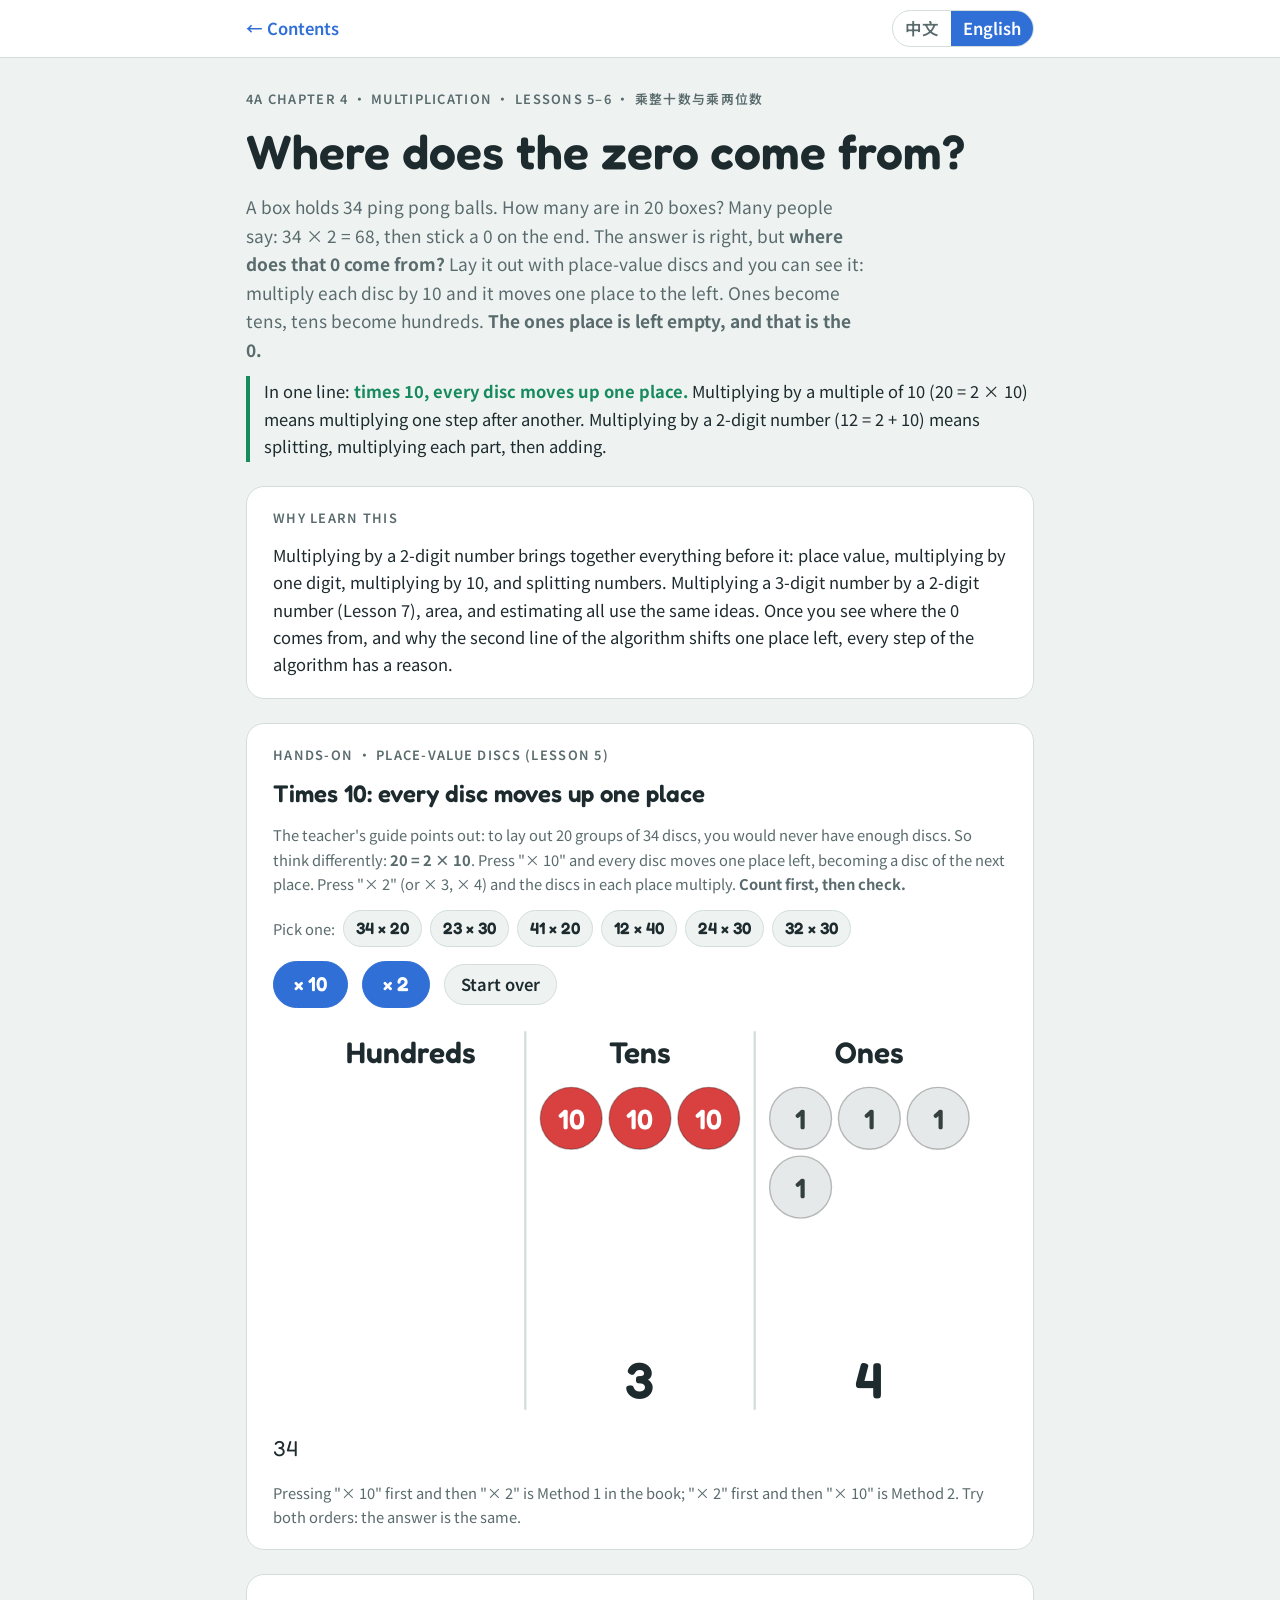
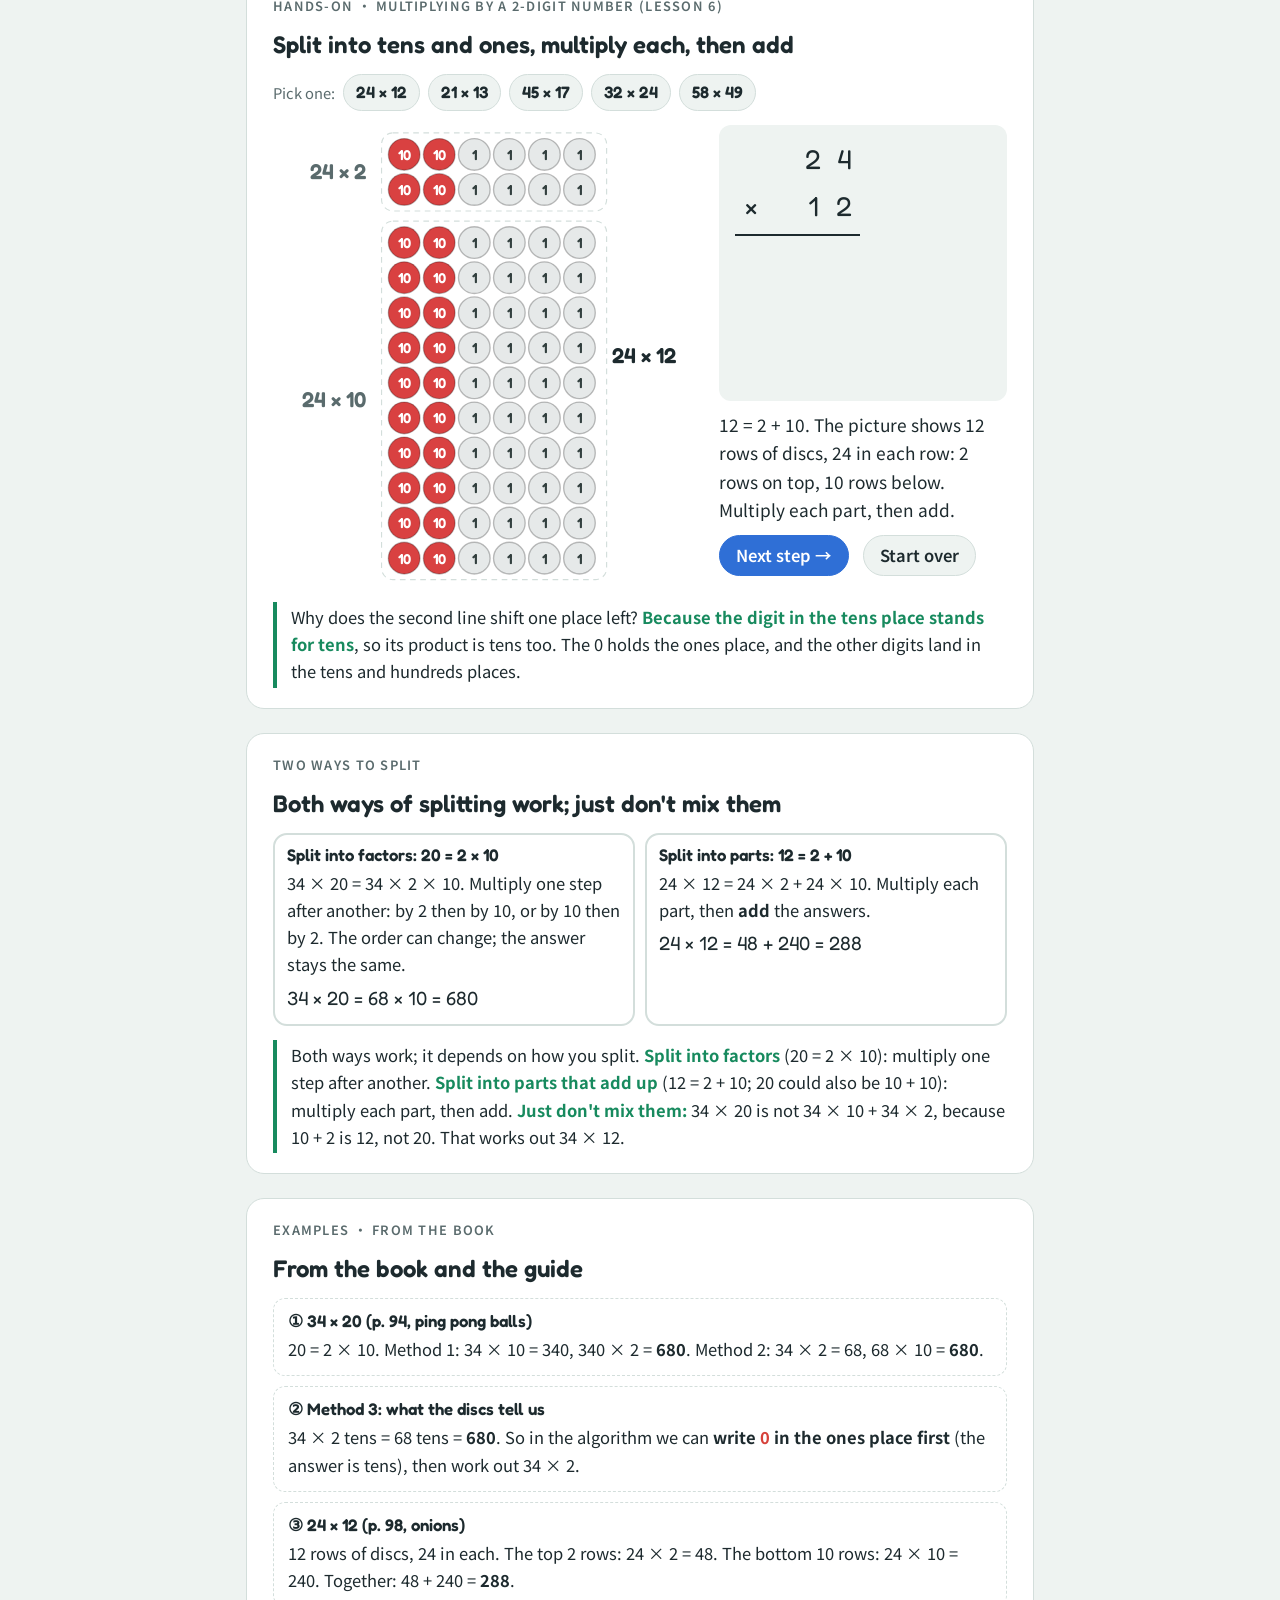
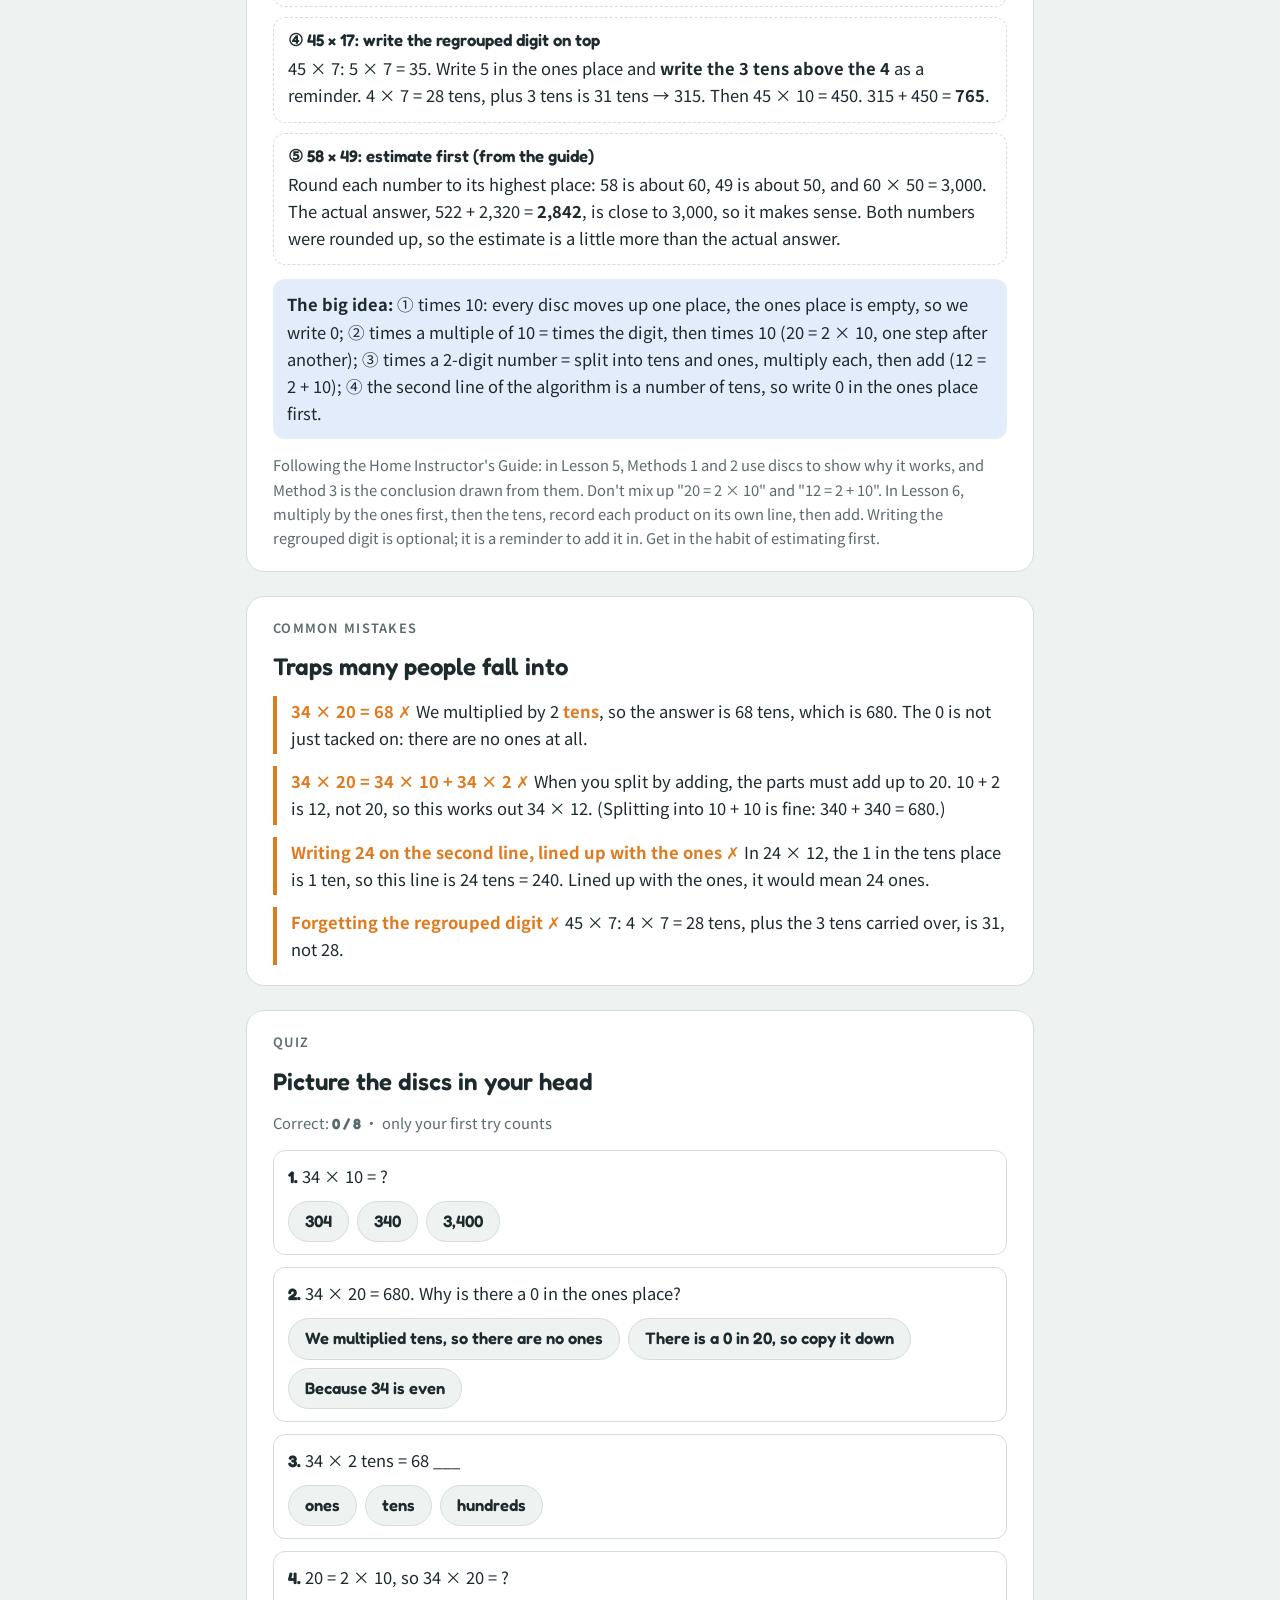
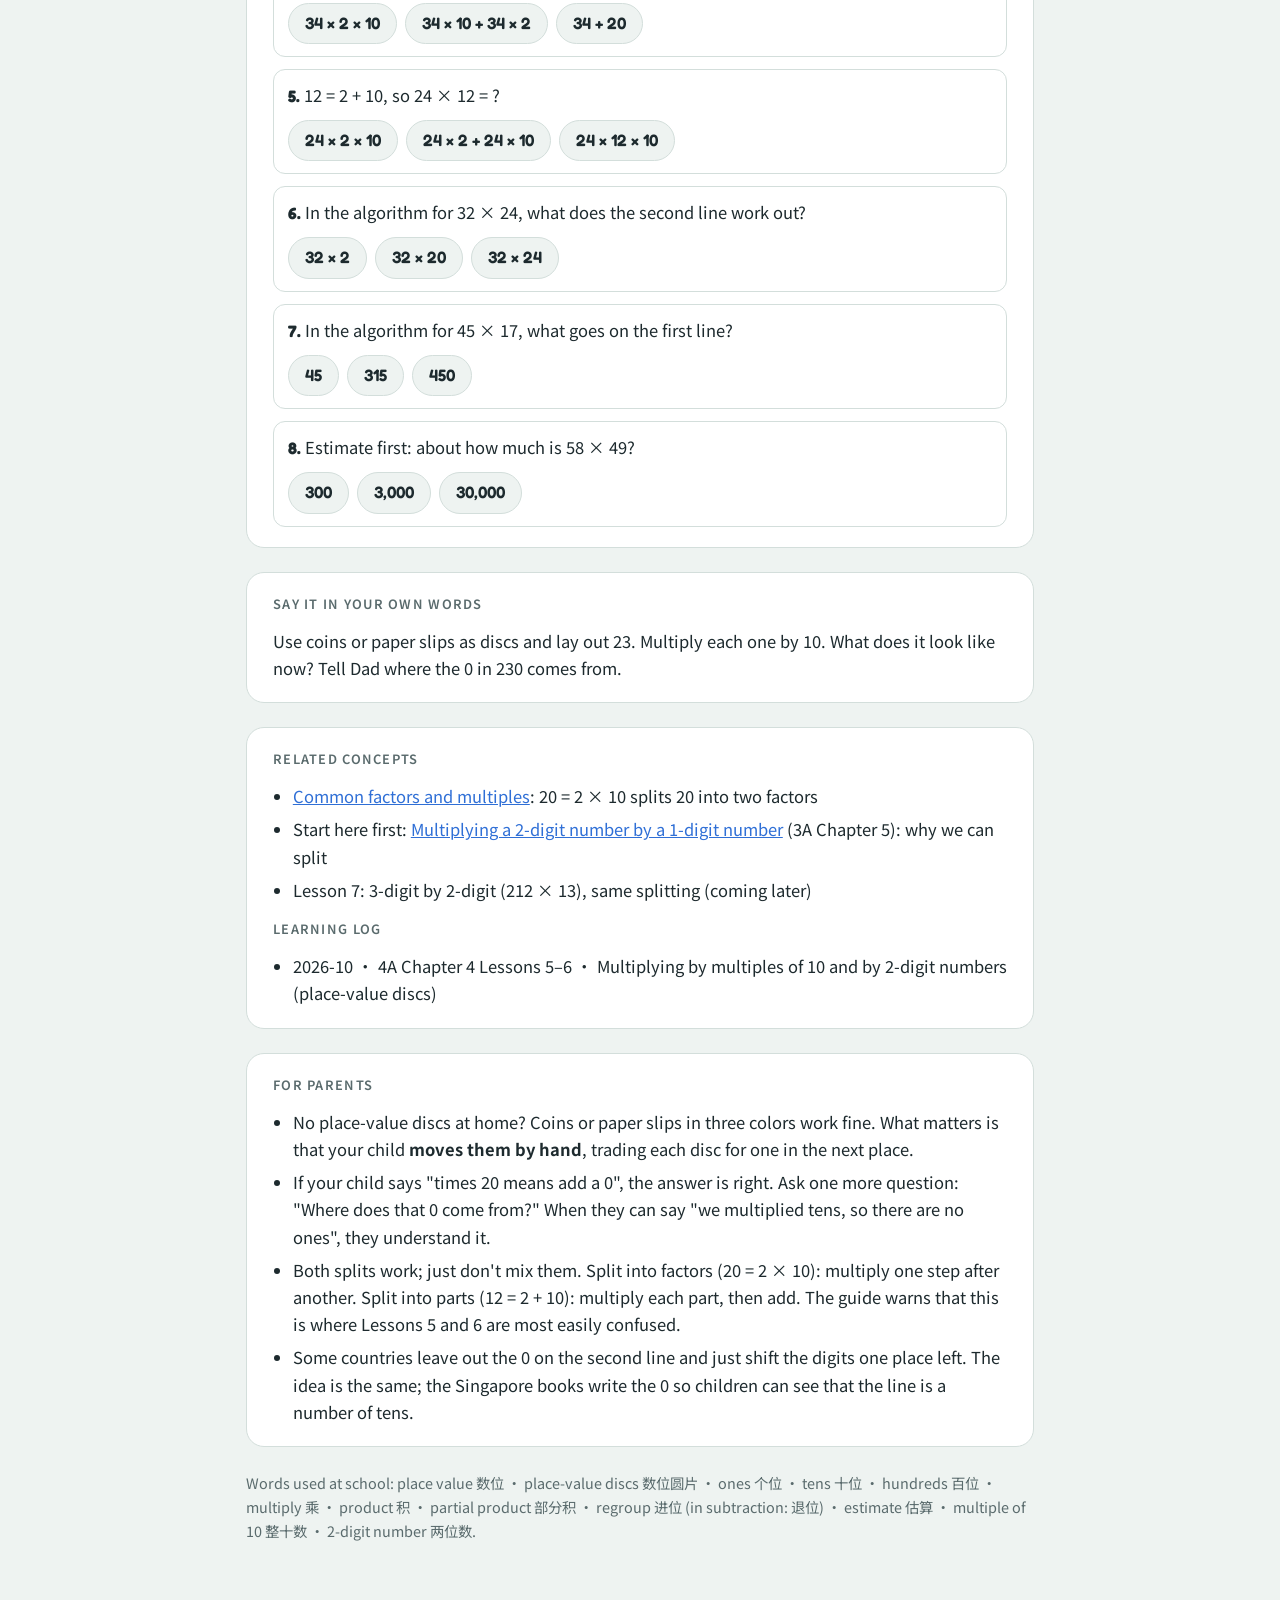
<file: math/concepts/multiply-2digit.en.html>
<!doctype html>
<html lang="en">
<head>
<meta charset="utf-8">
<meta name="viewport" content="width=device-width, initial-scale=1, viewport-fit=cover">
<title>Multiplying by Multiples of 10 and by 2-Digit Numbers</title>
<link rel="preconnect" href="https://fonts.googleapis.com">
<link rel="preconnect" href="https://fonts.gstatic.com" crossorigin>
<link rel="stylesheet" href="https://fonts.googleapis.com/css2?family=Fredoka:wght@500;600&family=ZCOOL+KuaiLe&family=Nunito:wght@400;600;700&family=Noto+Sans+SC:wght@400;600&display=swap">
<link rel="stylesheet" href="../../assets/site.css">
<style>
/* Place-value discs on screen: ×10 moves every disc up one place (that is where the 0 comes from); a 2-digit multiplier splits into tens + ones. */
:root{--red:#d6413a}
@media (prefers-color-scheme:dark){:root{--red:#ff6b5e}}
[hidden]{display:none!important}
.wrap{display:flex;flex-direction:column;gap:24px}
h1{font-size:clamp(2rem,7vw,3rem)}
h2{font-size:1.5rem}
p{margin:0}
.eyebrow{font-size:.8rem;letter-spacing:.1em;text-transform:uppercase;color:var(--muted);font-weight:600}
header{display:flex;flex-direction:column;gap:12px;padding-top:6px}
header .lead{font-size:1.08rem;color:var(--muted);max-width:62ch}
section{background:var(--paper);border:1px solid var(--line);border-radius:18px;padding:20px clamp(16px,4vw,26px);display:flex;flex-direction:column;gap:14px}
.why{border-left:4px solid var(--both);padding:2px 0 2px 14px}
.why b{color:var(--both)}
.red{color:var(--red)}
.num{font-family:"Fredoka",ui-rounded,system-ui,sans-serif;font-variant-numeric:tabular-nums}
.controls{display:flex;flex-wrap:wrap;gap:10px 14px;align-items:center}
button{font:inherit;font-weight:600;cursor:pointer;border-radius:999px;border:1px solid var(--line);background:var(--bg);color:var(--ink);padding:6px 16px}
button:hover{border-color:var(--a)}
button.on,button.primary{background:var(--a);color:var(--paper);border-color:var(--a)}
button:disabled{opacity:.4;cursor:default}
.op{font-family:"Fredoka",system-ui,sans-serif;font-size:1.25rem;padding:6px 20px}
.presets{display:flex;flex-wrap:wrap;gap:8px;align-items:center}
.presets button{padding:4px 12px;font-family:"Fredoka",system-ui,sans-serif}
svg{display:block;width:100%;height:auto}
svg text{font-family:"Fredoka",system-ui,sans-serif;fill:var(--muted);font-size:15px}
.disc{transition:transform .6s ease,opacity .6s ease;transform-box:fill-box;transform-origin:center}
.pop{animation:pop .45s ease-out both}
@keyframes pop{from{opacity:0;transform:scale(.2)}}
@media (prefers-reduced-motion:reduce){.disc{transition:none}.pop{animation:none}}
.chain{font-family:"Fredoka",system-ui,sans-serif;font-size:1.35rem;display:flex;flex-wrap:wrap;align-items:center;gap:4px 8px}
.chain .arr{font-size:.95rem;color:var(--a);display:inline-flex;flex-direction:column;align-items:center;line-height:1}
.chain .arr::after{content:"⟶";font-size:1.2rem}
.result{background:var(--soft-both);border-radius:12px;padding:14px;font-size:1.15rem;display:flex;flex-direction:column;gap:6px}
.ask{display:flex;flex-wrap:wrap;gap:8px 14px;align-items:center;background:var(--soft-a);border-radius:12px;padding:10px 14px;font-weight:600}
.regroup{display:flex;flex-wrap:wrap;gap:8px 14px;align-items:center;background:var(--soft-b);border-radius:12px;padding:10px 14px;font-weight:600}
.split{display:grid;grid-template-columns:minmax(0,3fr) minmax(0,2fr);gap:14px;align-items:start}
@media (max-width:640px){.split{grid-template-columns:1fr}}
.vf{display:grid;justify-content:start;align-items:center;font-family:"Fredoka",system-ui,sans-serif;font-size:clamp(1.3rem,6.5vw,1.7rem);row-gap:2px;background:var(--bg);border-radius:12px;padding:12px 16px}
.vf span{text-align:center;min-width:1.15em}
.vf .lbl{font-size:.8rem;color:var(--muted);text-align:left;padding-left:10px;white-space:nowrap}
.vf .ln{border-top:2px solid var(--ink);height:0;margin:3px 0}
.cap{font-size:1.08rem;min-height:3em}
.kinds{display:grid;grid-template-columns:repeat(2,1fr);gap:10px}
.kinds>div{border:2px solid var(--line);border-radius:14px;padding:10px 12px;display:flex;flex-direction:column;gap:4px;min-width:0}
.kinds h3{font-size:1.05rem}
@media (max-width:560px){.kinds{grid-template-columns:1fr}}
.steps{display:grid;gap:10px}
.step{border:1px dashed var(--line);border-radius:12px;padding:12px 14px}
.step h3{font-size:1.05rem;margin-bottom:4px}
.order{background:var(--soft-a);border-radius:12px;padding:12px 14px}
.err{border-left:4px solid var(--b);padding:2px 0 2px 14px}
.err b{color:var(--b)}
.quiz{display:flex;flex-direction:column;gap:12px}
.q{border:1px solid var(--line);border-radius:12px;padding:12px 14px;display:flex;flex-direction:column;gap:10px}
.q .btns{display:flex;gap:8px;flex-wrap:wrap}
.q .btns button{min-width:3em}
.fb{border-radius:10px;padding:8px 12px}
.q button.pickok{background:var(--both);color:var(--paper);border-color:var(--both)} .q button.pickno{background:var(--b);color:var(--paper);border-color:var(--b)}
.fb.ok{background:var(--soft-both)} .fb.no{background:var(--soft-b)}
.note{color:var(--muted);font-size:.92rem}
ul{margin:0;padding-left:1.2em;display:flex;flex-direction:column;gap:6px}
footer{color:var(--muted);font-size:.9rem}
</style>
</head>
<body>
<div class="topbar"><div class="in">
  <a id="back" href="../index.html?lang=en"></a>
  <span class="pill"><a id="tozh" href="multiply-2digit.zh.html">中文</a><a id="toen" href="multiply-2digit.en.html">English</a></span>
</div></div>

<div class="wrap">
<header>
  <span class="eyebrow" data-t="eyebrow"></span>
  <h1 data-t="h1"></h1>
  <p class="lead" data-t="lead"></p>
  <p class="why" data-t="oneLine"></p>
</header>

<section>
  <span class="eyebrow" data-t="whyEye"></span>
  <p data-t="whyText"></p>
</section>

<section>
  <span class="eyebrow" data-t="aEye"></span>
  <h2 data-t="aH"></h2>
  <p class="note" data-t="aNote"></p>
  <div class="presets"><span class="note" data-t="pickOne"></span><span id="presetsA" style="display:contents"></span></div>
  <div class="controls">
    <button class="op primary" id="ten">× 10</button>
    <button class="op primary" id="mul"></button>
    <button id="resetA" data-t="restart"></button>
  </div>
  <svg id="pv" viewBox="0 0 640 344" role="img"></svg>
  <div class="chain" id="chainA"></div>
  <div class="regroup" id="regA"><span id="regQ"></span><button class="primary" id="regBtn" data-t="regBtn"></button></div>
  <div class="ask" id="askA"><span><span data-t="askA"></span> <span id="askMore" class="note"></span></span><button class="primary" id="revealA" data-t="reveal"></button></div>
  <div class="result" id="resA"></div>
  <p class="note" data-t="orderNote"></p>
</section>

<section>
  <span class="eyebrow" data-t="bEye"></span>
  <h2 data-t="bH"></h2>
  <div class="presets"><span class="note" data-t="pickOne"></span><span id="presetsB" style="display:contents"></span></div>
  <div class="split">
    <div><svg id="arr" viewBox="0 0 640 300" role="img" style="max-width:440px;margin:0 auto"></svg><p class="note" id="noPic"></p></div>
    <div style="display:flex;flex-direction:column;gap:10px">
      <div class="vf" id="vf"></div>
      <p class="cap" id="capB"></p>
      <div class="controls"><button class="primary" id="nextB" data-t="next"></button><button id="resetB" data-t="restart"></button></div>
      <div class="ask" id="askB"><span data-t="askB"></span><button class="primary" id="revealB" data-t="revealB"></button></div>
      <div class="result" id="resB"></div>
    </div>
  </div>
  <p class="why" data-t="bWhy"></p>
</section>

<section>
  <span class="eyebrow" data-t="kindEye"></span>
  <h2 data-t="kindH"></h2>
  <div class="kinds" id="kinds"></div>
  <p class="why" data-t="kindRule"></p>
</section>

<section>
  <span class="eyebrow" data-t="exEye"></span>
  <h2 data-t="exH"></h2>
  <div class="steps" id="steps"></div>
  <div class="order" data-t="order"></div>
  <p class="note" data-t="bookNote"></p>
</section>

<section>
  <span class="eyebrow" data-t="errEye"></span>
  <h2 data-t="errH"></h2>
  <div id="errs" style="display:flex;flex-direction:column;gap:12px"></div>
</section>

<section>
  <span class="eyebrow" data-t="quizEye"></span>
  <h2 data-t="quizH"></h2>
  <p class="note"><span data-t="score"></span> <b class="num" id="score">0 / 8</b> · <span data-t="scoreRule"></span></p>
  <div class="quiz" id="quiz"></div>
</section>

<section>
  <span class="eyebrow" data-t="sayEye"></span>
  <p data-t="say"></p>
</section>

<section>
  <span class="eyebrow" data-t="relEye"></span>
  <ul id="rel"></ul>
  <span class="eyebrow" data-t="logEye"></span>
  <ul id="log"></ul>
</section>

<section>
  <span class="eyebrow" data-t="parentEye"></span>
  <ul id="parent"></ul>
</section>

<footer data-t="foot"></footer>
</div>

<script>
const LANG = document.documentElement.lang === 'en' ? 'en' : 'zh';
const ID = 'multiply-2digit';
const fmt = n => n.toLocaleString('en-US');
const S = {
zh: {
  back: '← 目录',
  eyebrow: '4A 第 4 章 · 乘法 · 第 5–6 课 · Multiplying by a Multiple of 10 / by a 2-Digit Number',
  h1: '零是从哪来的？',
  lead: '一盒 34 个乒乓球，20 盒有多少个？很多人会说：34 × 2 = 68，后面加个 0。答案没错——可是<b>这个 0 是从哪来的？</b>用数位圆片摆一摆就看见了：每个圆片乘 10，都往左挪一位，一变成十，十变成百。<b>个位上空了，那就是 0。</b>',
  oneLine: '一句话：<b>乘 10，每个圆片升一位。</b>乘整十数（20 = 2 × 10）是「连着乘」；乘两位数（12 = 2 + 10）是「拆开乘，再加起来」。',
  whyEye: '为什么要学',
  whyText: '乘两位数，是前面学过的东西汇到一起：数位、乘一位数、乘 10、拆数。以后三位数乘两位数（第 7 课）、算面积、估算，用的都是这一套。弄明白「0 从哪来」「竖式第二行为什么往左错一位」，竖式里每一步就都有道理可讲。',
  aEye: '动手 · 数位圆片（第 5 课）',
  aH: '乘 10，每个圆片升一位',
  aNote: '教参里说：真要摆 20 组 34 个圆片，圆片根本不够。那就换个想法：<b>20 = 2 × 10</b>。按「× 10」，每个圆片往左挪一位，变成下一位的圆片；按「× 2」（或 × 3、× 4），每一位的圆片变成几倍。<b>先数一数，再看答案。</b>',
  pickOne: '选一道题：',
  places: ['百', '十', '个'],
  placeNames: ['百位', '十位', '个位'],
  restart: '从头来',
  regBtn: '10 个换 1 个',
  regQ: (p, n, q) => `${p}有 ${n} 个圆片，满 10 个了：拿 10 个，换成 1 个${q}的圆片。`,
  askA: '先数一数：现在一共是多少？',
  askMore: '看完答案，才能接着乘。',
  reveal: '我数好了，看答案',
  empty: '空了',
  zeroNote: '<b>零是从哪来的？</b>乘 10 以后，每个「一」都变成了「十」，个位上一个圆片也没有了——所以个位写 <b class="red">0</b>。',
  m3: (a, k) => `换个说法：${a} × ${k} 个十 = ${a * k} 个十 = <b>${fmt(a * k * 10)}</b>。所以竖式可以<b>先在个位写 <span class="red">0</span></b>，再算 ${a} × ${k}。`,
  orderNote: '先按「× 10」再按「× 几」，是书上的方法 1；先「× 几」再「× 10」，是方法 2。两种顺序都试一试，答案一样。',
  bEye: '动手 · 乘两位数（第 6 课）',
  bH: '拆成「几十」和「几」，分开乘，再加起来',
  next: '下一步 →',
  askB: '先自己把两行加一加，再看答案。',
  revealB: '我算好了，看答案',
  noPic: (b, t, o) => `${b} 行太多，画不下了。道理一样：${b} = ${o} + ${t * 10}，分开乘，再加起来——这时候就靠竖式记下来。`,
  capB: [
    B => `${B.b} = ${B.o} + ${B.t * 10}。${B.pic ? `图里是 ${B.b} 行圆片，每行 ${B.a}：上面 ${B.o} 行，下面 ${B.t * 10} 行。` : ''}分开乘，再加起来。`,
    B => `先乘个位上的 ${B.o}：${B.a} × ${B.o} = ${B.p1}，写在第一行。`,
    B => `再乘十位上的 ${B.t}——它是 <b>${B.t} 个十</b>。乘出来的是几个十，个位上没有「一」，所以<b>先在个位写 <span class="red">0</span></b>。`,
    B => `${B.a} × ${B.t} = ${B.a * B.t}，写在 0 的左边：${B.a} × ${B.t * 10} = ${B.p2}。`,
    B => '最后，把两行加起来。'
  ],
  eqB: B => `${B.a} × ${B.b} = ${B.a} × ${B.o} + ${B.a} × ${B.t * 10} = ${fmt(B.p1)} + ${fmt(B.p2)} = <b>${fmt(B.a * B.b)}</b>`,
  bWhy: '为什么第二行要往左错一位？<b>因为十位上的数字是「几个十」</b>，乘出来的也是几个十。0 占住个位，后面的数字就自然落在十位、百位上。',
  kindEye: '两种拆法',
  kindH: '两种拆法都对，就是别混',
  kinds: [
    ['拆成相乘：20 = 2 × 10', '34 × 20 = 34 × 2 × 10。一步接一步地乘：先乘 2 再乘 10，或者先乘 10 再乘 2，顺序可以换，答案一样。', '34 × 20 = 68 × 10 = 680'],
    ['拆成相加：12 = 2 + 10', '24 × 12 = 24 × 2 + 24 × 10。每一块都乘，再把答案<b>加起来</b>。', '24 × 12 = 48 + 240 = 288']
  ],
  kindRule: '两种拆法都对，看你怎么拆：<b>拆成相乘的几个数</b>（20 = 2 × 10），就一步接一步地乘；<b>拆成相加的几块</b>（12 = 2 + 10；20 也可以拆成 10 + 10），就每一块都乘，再加起来。<b>只是不能混：</b>34 × 20 不能算成 34 × 10 + 34 × 2——10 + 2 是 12，不是 20，那样算出来的是 34 × 12。',
  exEye: '例题 · 跟着书走',
  exH: '书上和教参里的几道题',
  steps: [
    ['① 34 × 20（第 94 页，乒乓球）', '20 = 2 × 10。方法 1：34 × 10 = 340，340 × 2 = <b>680</b>。方法 2：34 × 2 = 68，68 × 10 = <b>680</b>。'],
    ['② 方法 3：从圆片得出的结论', '34 × 2 个十 = 68 个十 = <b>680</b>。所以竖式里，可以<b>先在个位写 <span class="red">0</span></b>（答案是几个十），再算 34 × 2。'],
    ['③ 24 × 12（第 98 页，洋葱）', '12 行圆片，每行 24。上面 2 行：24 × 2 = 48；下面 10 行：24 × 10 = 240。加起来：48 + 240 = <b>288</b>。'],
    ['④ 45 × 17：进位写在上面', '45 × 7：5 × 7 = 35，个位写 5，<b>3 个十写在 4 的上面</b>提醒自己；4 × 7 = 28 个十，再加 3 个十，是 31 个十 → 315。再算 45 × 10 = 450。315 + 450 = <b>765</b>。'],
    ['⑤ 58 × 49：先估一估（教参提醒）', '每个数取最高位：58 约等于 60，49 约等于 50，60 × 50 = 3,000。算出来 522 + 2,320 = <b>2,842</b>，离 3,000 不远，说明没算离谱。两个数都往大了取，所以估出来的比真正的答案大一些。']
  ],
  order: '<b>这两课的要点：</b>① 乘 10：每个圆片升一位，个位空了，所以写 0；② 乘几十 = 乘几、再乘 10（20 = 2 × 10，一步接一步地乘）；③ 乘两位数 = 拆成「几十」和「几」，分开乘、再加（12 = 2 + 10）；④ 竖式第二行是「几个十」，所以个位先写 0。',
  bookNote: '按 Home Instructor\'s Guide：第 5 课的方法 1、2 是用圆片把道理摆出来，方法 3 是从中得出的结论；要分清「20 = 2 × 10」和「12 = 2 + 10」两种拆法，不能混。第 6 课先乘个位、再乘十位，两行分开写，再相加。进位的小数字写不写都行，写了是提醒自己别忘了加。乘法要养成先估一估的习惯。',
  errEye: '常见错误',
  errH: '这几个坑，很多人踩过',
  errs: [
    '<b>34 × 20 = 68 ✗</b> 乘的是 2 个<b>十</b>，答案是 68 个十，就是 680。这个 0 不是随手加的：个位上一个「一」也没有。',
    '<b>34 × 20 = 34 × 10 + 34 × 2 ✗</b> 拆成相加，几块加起来要等于 20。10 + 2 是 12，不是 20——这样算出来的是 34 × 12。（拆成 10 + 10 就对了：340 + 340 = 680。）',
    '<b>竖式第二行写 24，还和 48 对齐个位 ✗</b> 24 × 12 十位上的 1 是 1 个十，这一行是 24 个十 = 240。把它写在个位上，就当成了 24 个一。',
    '<b>忘了加进位 ✗</b> 45 × 7：4 × 7 = 28 个十，还要加上前面进上来的 3 个十，是 31，不是 28。'
  ],
  quizEye: '小测验', quizH: '在脑子里摆一摆圆片', score: '答对：', scoreRule: '第一次就答对才算分',
  right: '对了！', again: '再想想：', hint: '每个圆片乘 10 会变成什么？这个数是「乘」出来的，还是「加」出来的？',
  sayEye: '用你自己的话说一说',
  say: '用硬币或纸片当圆片，摆出 23。每个都乘 10，摆成什么样？讲给爸爸听：230 后面那个 0 是从哪来的。',
  relEye: '相关概念',
  rel: ['<a href="factors-multiples.zh.html">公因数与公倍数</a>：20 = 2 × 10，就是把 20 拆成两个因数相乘', '乘 10、100、1000，乘一位数：本章前面几课（页面还没做）', '第 7 课：三位数乘两位数（212 × 13），一样的拆法（以后学）'],
  logEye: '学习记录',
  log: ['2026-10 · 4A 第 4 章 第 5–6 课 · 乘整十数、乘两位数（数位圆片）'],
  star: '小测验已得 ★',
  parentEye: '写给爸爸妈妈',
  parent: ['家里没有数位圆片也没关系：硬币、三种颜色的纸片都行。关键是让孩子<b>自己动手</b>，把每个圆片换成下一位。', '孩子说「乘 20 就是后面加个 0」——答案没错，追问一句：「这个 0 是从哪来的？」能说出「乘的是几个十，个位上没有一」，才算懂了。', '两种拆法都对，只是不能混：拆成相乘（20 = 2 × 10）就一步接一步地乘；拆成相加（12 = 2 + 10）就每一块都乘，再加起来。教参专门提醒，这是第 5 课和第 6 课最容易混的地方。', '中国的竖式常把第二行的 0 省掉，直接往左错一位写——道理一样。新加坡课本把 0 写出来，是为了让孩子看见：这一行是「几个十」。'],
  foot: '学校里常见的英文：place value 数位 · place-value discs 数位圆片 · ones 一（个位）· tens 十（十位）· hundreds 百（百位）· multiply 乘 · product 积 · partial product 部分积 · regroup 进位（满十换一；减法里是退位）· estimate 估算 · multiple of 10 整十数 · 2-digit number 两位数。'
},
en: {
  back: '← Contents',
  eyebrow: '4A Chapter 4 · Multiplication · Lessons 5–6 · 乘整十数与乘两位数',
  h1: 'Where does the zero come from?',
  lead: 'A box holds 34 ping pong balls. How many are in 20 boxes? Many people say: 34 × 2 = 68, then stick a 0 on the end. The answer is right, but <b>where does that 0 come from?</b> Lay it out with place-value discs and you can see it: multiply each disc by 10 and it moves one place to the left. Ones become tens, tens become hundreds. <b>The ones place is left empty, and that is the 0.</b>',
  oneLine: 'In one line: <b>times 10, every disc moves up one place.</b> Multiplying by a multiple of 10 (20 = 2 × 10) means multiplying one step after another. Multiplying by a 2-digit number (12 = 2 + 10) means splitting, multiplying each part, then adding.',
  whyEye: 'Why learn this',
  whyText: 'Multiplying by a 2-digit number brings together everything before it: place value, multiplying by one digit, multiplying by 10, and splitting numbers. Multiplying a 3-digit number by a 2-digit number (Lesson 7), area, and estimating all use the same ideas. Once you see where the 0 comes from, and why the second line of the algorithm shifts one place left, every step of the algorithm has a reason.',
  aEye: 'Hands-on · place-value discs (Lesson 5)',
  aH: 'Times 10: every disc moves up one place',
  aNote: 'The teacher\'s guide points out: to lay out 20 groups of 34 discs, you would never have enough discs. So think differently: <b>20 = 2 × 10</b>. Press "× 10" and every disc moves one place left, becoming a disc of the next place. Press "× 2" (or × 3, × 4) and the discs in each place multiply. <b>Count first, then check.</b>',
  pickOne: 'Pick one:',
  places: ['Hundreds', 'Tens', 'Ones'],
  placeNames: ['hundreds', 'tens', 'ones'],
  restart: 'Start over',
  regBtn: 'Trade 10 for 1',
  regQ: (p, n, q) => `${n} discs in the ${p} place: that is 10 or more, so trade 10 of them for 1 disc in the ${q} place.`,
  askA: 'Count first: what is the number now?',
  askMore: 'Check the answer before you multiply again.',
  reveal: 'I counted, show me',
  empty: 'empty',
  zeroNote: '<b>Where does the zero come from?</b> After × 10, every one has become a ten, so there are no discs left in the ones place. That is why we write <b class="red">0</b> in the ones place.',
  m3: (a, k) => `Another way to say it: ${a} × ${k} tens = ${a * k} tens = <b>${fmt(a * k * 10)}</b>. So in the algorithm we can <b>write <span class="red">0</span> in the ones place first</b>, then work out ${a} × ${k}.`,
  orderNote: 'Pressing "× 10" first and then "× 2" is Method 1 in the book; "× 2" first and then "× 10" is Method 2. Try both orders: the answer is the same.',
  bEye: 'Hands-on · multiplying by a 2-digit number (Lesson 6)',
  bH: 'Split into tens and ones, multiply each, then add',
  next: 'Next step →',
  askB: 'Add the two lines yourself first, then check.',
  revealB: 'I added, show me',
  noPic: (b, t, o) => `${b} rows are too many to draw. The idea is the same: ${b} = ${o} + ${t * 10}, multiply each part, then add. This is when the written algorithm keeps track for us.`,
  capB: [
    B => `${B.b} = ${B.o} + ${B.t * 10}. ${B.pic ? `The picture shows ${B.b} rows of discs, ${B.a} in each row: ${B.o} rows on top, ${B.t * 10} rows below. ` : ''}Multiply each part, then add.`,
    B => `First multiply by the ${B.o} in the ones place: ${B.a} × ${B.o} = ${B.p1}. Write it on the first line.`,
    B => `Next multiply by the ${B.t} in the tens place. It means <b>${B.t} ten${B.t > 1 ? 's' : ''}</b>. The product is a number of tens, with no ones, so <b>write <span class="red">0</span> in the ones place first</b>.`,
    B => `${B.a} × ${B.t} = ${B.a * B.t}. Write it to the left of the 0: ${B.a} × ${B.t * 10} = ${B.p2}.`,
    B => 'Last, add the two lines.'
  ],
  eqB: B => `${B.a} × ${B.b} = ${B.a} × ${B.o} + ${B.a} × ${B.t * 10} = ${fmt(B.p1)} + ${fmt(B.p2)} = <b>${fmt(B.a * B.b)}</b>`,
  bWhy: 'Why does the second line shift one place left? <b>Because the digit in the tens place stands for tens</b>, so its product is tens too. The 0 holds the ones place, and the other digits land in the tens and hundreds places.',
  kindEye: 'Two ways to split',
  kindH: 'Both ways of splitting work; just don\'t mix them',
  kinds: [
    ['Split into factors: 20 = 2 × 10', '34 × 20 = 34 × 2 × 10. Multiply one step after another: by 2 then by 10, or by 10 then by 2. The order can change; the answer stays the same.', '34 × 20 = 68 × 10 = 680'],
    ['Split into parts: 12 = 2 + 10', '24 × 12 = 24 × 2 + 24 × 10. Multiply each part, then <b>add</b> the answers.', '24 × 12 = 48 + 240 = 288']
  ],
  kindRule: 'Both ways work; it depends on how you split. <b>Split into factors</b> (20 = 2 × 10): multiply one step after another. <b>Split into parts that add up</b> (12 = 2 + 10; 20 could also be 10 + 10): multiply each part, then add. <b>Just don\'t mix them:</b> 34 × 20 is not 34 × 10 + 34 × 2, because 10 + 2 is 12, not 20. That works out 34 × 12.',
  exEye: 'Examples · from the book',
  exH: 'From the book and the guide',
  steps: [
    ['① 34 × 20 (p. 94, ping pong balls)', '20 = 2 × 10. Method 1: 34 × 10 = 340, 340 × 2 = <b>680</b>. Method 2: 34 × 2 = 68, 68 × 10 = <b>680</b>.'],
    ['② Method 3: what the discs tell us', '34 × 2 tens = 68 tens = <b>680</b>. So in the algorithm we can <b>write <span class="red">0</span> in the ones place first</b> (the answer is tens), then work out 34 × 2.'],
    ['③ 24 × 12 (p. 98, onions)', '12 rows of discs, 24 in each. The top 2 rows: 24 × 2 = 48. The bottom 10 rows: 24 × 10 = 240. Together: 48 + 240 = <b>288</b>.'],
    ['④ 45 × 17: write the regrouped digit on top', '45 × 7: 5 × 7 = 35. Write 5 in the ones place and <b>write the 3 tens above the 4</b> as a reminder. 4 × 7 = 28 tens, plus 3 tens is 31 tens → 315. Then 45 × 10 = 450. 315 + 450 = <b>765</b>.'],
    ['⑤ 58 × 49: estimate first (from the guide)', 'Round each number to its highest place: 58 is about 60, 49 is about 50, and 60 × 50 = 3,000. The actual answer, 522 + 2,320 = <b>2,842</b>, is close to 3,000, so it makes sense. Both numbers were rounded up, so the estimate is a little more than the actual answer.']
  ],
  order: '<b>The big idea:</b> ① times 10: every disc moves up one place, the ones place is empty, so we write 0; ② times a multiple of 10 = times the digit, then times 10 (20 = 2 × 10, one step after another); ③ times a 2-digit number = split into tens and ones, multiply each, then add (12 = 2 + 10); ④ the second line of the algorithm is a number of tens, so write 0 in the ones place first.',
  bookNote: 'Following the Home Instructor\'s Guide: in Lesson 5, Methods 1 and 2 use discs to show why it works, and Method 3 is the conclusion drawn from them. Don\'t mix up "20 = 2 × 10" and "12 = 2 + 10". In Lesson 6, multiply by the ones first, then the tens, record each product on its own line, then add. Writing the regrouped digit is optional; it is a reminder to add it in. Get in the habit of estimating first.',
  errEye: 'Common mistakes',
  errH: 'Traps many people fall into',
  errs: [
    '<b>34 × 20 = 68 ✗</b> We multiplied by 2 <b>tens</b>, so the answer is 68 tens, which is 680. The 0 is not just tacked on: there are no ones at all.',
    '<b>34 × 20 = 34 × 10 + 34 × 2 ✗</b> When you split by adding, the parts must add up to 20. 10 + 2 is 12, not 20, so this works out 34 × 12. (Splitting into 10 + 10 is fine: 340 + 340 = 680.)',
    '<b>Writing 24 on the second line, lined up with the ones ✗</b> In 24 × 12, the 1 in the tens place is 1 ten, so this line is 24 tens = 240. Lined up with the ones, it would mean 24 ones.',
    '<b>Forgetting the regrouped digit ✗</b> 45 × 7: 4 × 7 = 28 tens, plus the 3 tens carried over, is 31, not 28.'
  ],
  quizEye: 'Quiz', quizH: 'Picture the discs in your head', score: 'Correct:', scoreRule: 'only your first try counts',
  right: 'Right! ', again: 'Think again: ', hint: 'What does each disc become when you multiply by 10? Is this number made by multiplying or by adding?',
  sayEye: 'Say it in your own words',
  say: 'Use coins or paper slips as discs and lay out 23. Multiply each one by 10. What does it look like now? Tell Dad where the 0 in 230 comes from.',
  relEye: 'Related concepts',
  rel: ['<a href="factors-multiples.en.html">Common factors and multiples</a>: 20 = 2 × 10 splits 20 into two factors', 'Start here first: <a href="multiply-1digit.en.html">Multiplying a 2-digit number by a 1-digit number</a> (3A Chapter 5): why we can split', 'Lesson 7: 3-digit by 2-digit (212 × 13), same splitting (coming later)'],
  logEye: 'Learning log',
  log: ['2026-10 · 4A Chapter 4 Lessons 5–6 · Multiplying by multiples of 10 and by 2-digit numbers (place-value discs)'],
  star: 'Quiz star earned ★',
  parentEye: 'For parents',
  parent: ['No place-value discs at home? Coins or paper slips in three colors work fine. What matters is that your child <b>moves them by hand</b>, trading each disc for one in the next place.', 'If your child says "times 20 means add a 0", the answer is right. Ask one more question: "Where does that 0 come from?" When they can say "we multiplied tens, so there are no ones", they understand it.', 'Both splits work; just don\'t mix them. Split into factors (20 = 2 × 10): multiply one step after another. Split into parts (12 = 2 + 10): multiply each part, then add. The guide warns that this is where Lessons 5 and 6 are most easily confused.', 'Some countries leave out the 0 on the second line and just shift the digits one place left. The idea is the same; the Singapore books write the 0 so children can see that the line is a number of tens.'],
  foot: 'Words used at school: place value 数位 · place-value discs 数位圆片 · ones 个位 · tens 十位 · hundreds 百位 · multiply 乘 · product 积 · partial product 部分积 · regroup 进位 (in subtraction: 退位) · estimate 估算 · multiple of 10 整十数 · 2-digit number 两位数.'
}}[LANG];

const $ = s => document.querySelector(s);
const wait = ms => matchMedia('(prefers-reduced-motion: reduce)').matches ? 0 : ms;
document.querySelectorAll('[data-t]').forEach(e => e.innerHTML = S[e.dataset.t]);
$('#back').textContent = S.back;
$(LANG === 'zh' ? '#tozh' : '#toen').classList.add('on');
for (const a of ['#tozh', '#toen']) $(a).addEventListener('click', () => { try { localStorage.setItem('lang', a === '#tozh' ? 'zh' : 'en'); } catch (e) {} });

/* discs: colours as in the book (1 grey, 10 red, 100 orange) */
const DISC = { 1000: ['#3a9d5d', '#fff'], 100: ['#e8912b', '#fff'], 10: ['#d94141', '#fff'], 1: ['#e6e9e9', '#33403f'] };
function disc(x, y, r, v, cls, col) {
  const [f, t] = DISC[v];
  return `<g class="disc ${cls || ''}" data-c="${col}"><circle cx="${x}" cy="${y}" r="${r}" fill="${f}" stroke="rgba(0,0,0,.25)" stroke-width="1.2"/>` +
    `<text x="${x}" y="${y + r * 0.34}" text-anchor="middle" style="fill:${t};font-size:${v >= 100 ? r * 0.72 : r * 0.9}px;font-weight:600">${v}</text></g>`;
}

/* ---------- Part A: ×10 and ×k with a place-value chart ---------- */
const VAL = [100, 10, 1], CW = 200, CX0 = 20, PER = 3, SP = 60, R = 27, ONES = 2;
const PA = [[34, 2], [23, 3], [41, 2], [12, 4], [24, 3], [32, 3]];
const toCols = v => VAL.map(p => Math.floor(v / p) % 10);
const colsVal = c => c.reduce((s, n, i) => s + n * VAL[i], 0);
let A, busyA = false;
function needRegroup() { for (let i = ONES; i > 0; i--) if (A.cols[i] >= 10) return i; return -1; }
function startA(i) { const [a, k] = PA[i]; A = { i, a, k, cols: toCols(a), ten: false, mul: false, vals: [a], ops: [], shown: 0, born: null }; renderA(); }
$('#presetsA').innerHTML = PA.map((p, i) => `<button data-i="${i}">${p[0]} × ${p[1] * 10}</button>`).join('');
$('#presetsA').addEventListener('click', e => { const b = e.target.closest('button'); if (b && !busyA) startA(+b.dataset.i); });
$('#resetA').addEventListener('click', () => { if (!busyA) startA(A.i); });
$('#ten').addEventListener('click', () => {
  if (busyA || A.ten) return; busyA = true; renderA();
  requestAnimationFrame(() => requestAnimationFrame(() => document.querySelectorAll('#pv .disc').forEach(g => g.style.transform = `translateX(-${CW}px)`)));
  setTimeout(() => { A.cols = [...A.cols.slice(1), 0]; A.ten = true; A.ops.push('× 10'); A.vals.push(colsVal(A.cols)); busyA = false; renderA(); }, wait(800));
});
$('#mul').addEventListener('click', () => {
  if (busyA || A.mul) return;
  A.born = [...A.cols]; A.cols = A.cols.map(n => n * A.k); A.mul = true; A.ops.push('× ' + A.k); A.vals.push(colsVal(A.cols)); renderA();
});
$('#regBtn').addEventListener('click', () => {
  const i = needRegroup(); if (busyA || i < 0) return; busyA = true; renderA();
  requestAnimationFrame(() => requestAnimationFrame(() => [...document.querySelectorAll(`#pv .disc[data-c="${i}"]`)].slice(0, 10).forEach(g => { g.style.transform = `translateX(-${CW / 2}px) scale(.3)`; g.style.opacity = 0; })));
  setTimeout(() => { A.born = [...A.cols]; A.cols[i] -= 10; A.cols[i - 1] += 1; busyA = false; renderA(); }, wait(750));
});
$('#revealA').addEventListener('click', () => { A.shown = A.vals.length - 1; renderA(); });

function renderA() {
  const reg = needRegroup(), cur = A.shown === A.vals.length - 1 && reg < 0;
  const zero = A.ten && A.cols[ONES] === 0 && cur;
  let s = '';
  for (let i = 0; i <= ONES; i++) {
    const x = CX0 + i * CW;
    if (i) s += `<line x1="${x}" y1="8" x2="${x}" y2="338" stroke="var(--line)" stroke-width="2"/>`;
    s += `<text x="${x + CW / 2}" y="36" text-anchor="middle" style="font-size:26px;font-weight:600;fill:var(--ink)">${S.places[i]}</text>`;
    if (i === ONES && zero) s += `<rect x="${x + 10}" y="50" width="${CW - 20}" height="236" rx="14" fill="none" stroke="var(--red)" stroke-width="2.5" stroke-dasharray="8 6"/><text x="${x + CW / 2}" y="176" text-anchor="middle" style="fill:var(--red);font-size:28px">${S.empty}</text>`;
    const n = A.cols[i], per = n > 9 ? 4 : PER, sp = n > 9 ? 46 : SP, r = n > 9 ? 21 : R;
    const left = x + (CW - per * sp) / 2 + sp / 2;
    for (let j = 0; j < n; j++) {
      const isNew = A.born && j >= A.born[i];
      s += disc(left + (j % per) * sp, 84 + Math.floor(j / per) * sp, r, VAL[i], isNew ? 'pop' : '', i);
    }
  }
  /* digits under the chart, once the current number is revealed */
  if (cur) {
    const v = A.vals[A.vals.length - 1], first = VAL.findIndex(p => v >= p);
    for (let i = Math.max(first, 0); i <= ONES; i++) {
      const red = i === ONES && zero;
      s += `<text x="${CX0 + i * CW + CW / 2}" y="328" text-anchor="middle" style="font-size:44px;font-weight:600;fill:${red ? 'var(--red)' : 'var(--ink)'}">${A.cols[i]}</text>`;
    }
  }
  A.born = null;
  $('#pv').innerHTML = s; $('#pv').setAttribute('aria-label', A.vals.slice(0, A.shown + 1).join(' → '));

  let c = `<span>${A.a}</span>`;
  A.ops.forEach((op, j) => { c += `<span class="arr">${op}</span><span>${j + 1 <= A.shown ? fmt(A.vals[j + 1]) : '?'}</span>`; });
  $('#chainA').innerHTML = c;
  $('#mul').textContent = '× ' + A.k;
  const pend = A.shown < A.vals.length - 1;
  $('#ten').disabled = A.ten || busyA || reg >= 0 || pend; $('#mul').disabled = A.mul || busyA || reg >= 0 || pend;
  $('#regA').hidden = reg < 0 || busyA;
  if (reg >= 0) $('#regQ').textContent = S.regQ(S.placeNames[reg], A.cols[reg], S.placeNames[reg - 1]);
  $('#askA').hidden = !(A.shown < A.vals.length - 1 && reg < 0 && !busyA);
  $('#askMore').textContent = A.ten && A.mul ? '' : S.askMore;
  const done = A.ten && A.mul && cur;
  $('#resA').hidden = !(done || zero);
  if (done || zero) {
    const { a, k } = A, t = k * 10, tenFirst = A.ops[0] === '× 10';
    let r = '';
    if (zero) r += `<p>${S.zeroNote}</p>`;
    if (done) {
      r += `<p class="num" style="font-size:1.3rem">${a} × ${t} = ${tenFirst ? `${a} × 10 × ${k} = ${a * 10} × ${k}` : `${a} × ${k} × 10 = ${a * k} × 10`} = <b>${fmt(a * t)}</b></p>`;
      r += `<p>${S.m3(a, k)}</p>`;
    }
    $('#resA').innerHTML = r;
  }
}

/* ---------- Part B: a × b, b = tens + ones; rows of discs + the written algorithm ---------- */
const PB = [[24, 12], [21, 13], [45, 17], [32, 24], [58, 49]];
let B;
function startB(i) {
  const [a, b] = PB[i];
  B = { i, a, b, t: Math.floor(b / 10), o: b % 10, p1: a * (b % 10), p2: a * Math.floor(b / 10) * 10, step: 0, shown: false, pic: b < 20 };
  renderB();
}
$('#presetsB').innerHTML = PB.map((p, i) => `<button data-i="${i}">${p[0]} × ${p[1]}</button>`).join('');
$('#presetsB').addEventListener('click', e => { const b = e.target.closest('button'); if (b) startB(+b.dataset.i); });
$('#resetB').addEventListener('click', () => startB(B.i));
$('#nextB').addEventListener('click', () => { if (B.step < 4) { B.step++; renderB(); } });
$('#revealB').addEventListener('click', () => { B.shown = true; renderB(); });

function drawArray() {
  const ta = Math.floor(B.a / 10), oa = B.a % 10, r = 14, sp = 31, gap = 16, x0 = 104;
  const top = 12, yOf = row => top + row * sp + (row >= B.o ? gap : 0) + r;
  const H = yOf(B.b - 1) + r + 12, wRow = (ta + oa) * sp;
  const hiTop = B.step === 1 || B.step >= 4, hiBot = B.step === 2 || B.step === 3 || B.step >= 4;
  let s = '';
  const box = (r0, r1, on, fill) => `<rect x="${x0 - 8}" y="${yOf(r0) - r - 5}" width="${wRow + 16 - sp + 2 * r}" height="${yOf(r1) - yOf(r0) + 2 * r + 10}" rx="10" fill="${on ? fill : 'none'}" stroke="${on ? 'none' : 'var(--line)'}" stroke-dasharray="5 4"/>`;
  s += box(0, B.o - 1, hiTop, 'var(--soft-b)') + box(B.o, B.b - 1, hiBot, 'var(--soft-a)');
  for (let row = 0; row < B.b; row++) {
    for (let j = 0; j < ta + oa; j++) s += disc(x0 + j * sp + r - 2, yOf(row), r, j < ta ? 10 : 1, '', 0);
  }
  const lab = (r0, r1, txt, on, col) => `<text x="${x0 - 22}" y="${(yOf(r0) + yOf(r1)) / 2 + 6}" text-anchor="end" style="font-size:19px;font-weight:600;fill:${on ? col : 'var(--muted)'}">${txt}</text>`;
  s += lab(0, B.o - 1, `${B.a} × ${B.o}`, hiTop, 'var(--b)') + lab(B.o, B.b - 1, `${B.a} × 10`, hiBot, 'var(--a)');
  s += `<text x="${x0 + wRow + 10}" y="${(yOf(0) + yOf(B.b - 1)) / 2 + 6}" style="font-size:19px;font-weight:600;fill:var(--ink)">${B.a} × ${B.b}</text>`;
  return [`0 0 ${x0 + wRow + 92} ${H}`, s];
}
function renderB() {
  const { a, b, t, o, p1, p2, step } = B, sum = a * b;
  $('#arr').toggleAttribute('hidden', !B.pic); $('#noPic').hidden = B.pic;
  if (B.pic) { const [vb, s] = drawArray(); $('#arr').setAttribute('viewBox', vb); $('#arr').innerHTML = s; $('#arr').setAttribute('aria-label', `${b} rows of ${a}`); }
  else $('#noPic').textContent = S.noPic(b, t, o);

  /* the written algorithm, right-aligned in W columns plus a label column */
  const W = String(sum).length + 1;
  const row = (str, lbl, cls = []) => {
    const cells = Array(W).fill('&nbsp;'), cl = Array(W).fill('');
    [...str].reverse().forEach((ch, j) => { cells[W - 1 - j] = ch; cl[W - 1 - j] = cls[str.length - 1 - j] || ''; });
    return cells.map((ch, j) => `<span class="${cl[j]}">${ch}</span>`).join('') + `<span class="lbl">${lbl || ''}</span>`;
  };
  const line = `<div class="ln" style="grid-column:1 / span ${W}"></div><span></span>`;
  let h = row(String(a)) + row(String(b)).replace('<span class="">&nbsp;</span>', '<span>×</span>') + line;
  h += step >= 1 ? row(String(p1), `← ${a} × ${o}`) : row('');
  if (step >= 3) { const s2 = String(p2); h += row(s2, `← ${a} × ${t * 10}`, s2.split('').map((_, j) => j === s2.length - 1 ? 'red' : '')); }
  else if (step === 2) h += row('0', `← ${a} × ${t * 10}`, ['red']);
  else h += row('');
  h += step >= 4 ? line : `<div style="grid-column:1 / span ${W + 1};height:7px"></div>`;
  h += B.shown ? row(String(sum)) : row('');
  $('#vf').style.gridTemplateColumns = `repeat(${W}, auto) auto`;
  $('#vf').innerHTML = h;
  $('#vf').setAttribute('aria-label', `${a} × ${b}`);

  $('#capB').innerHTML = S.capB[step](B);
  $('#nextB').hidden = step >= 4;
  $('#askB').hidden = !(step >= 4 && !B.shown);
  $('#resB').hidden = !B.shown;
  if (B.shown) $('#resB').innerHTML = `<p class="num" style="font-size:1.2rem">${S.eqB(B)}</p>`;
}

/* ---------- text blocks ---------- */
$('#kinds').innerHTML = S.kinds.map(([h, t, ex]) => `<div><h3>${h}</h3><p>${t}</p><p class="num" style="font-size:1.2rem">${ex}</p></div>`).join('');
$('#steps').innerHTML = S.steps.map(([h, t]) => `<div class="step"><h3>${h}</h3><p>${t}</p></div>`).join('');
$('#errs').innerHTML = S.errs.map(t => `<p class="err">${t}</p>`).join('');
$('#rel').innerHTML = S.rel.map(t => `<li>${t}</li>`).join('');
$('#parent').innerHTML = S.parent.map(t => `<li>${t}</li>`).join('');
function renderLog() {
  let st = false; try { st = !!localStorage.getItem('star:' + ID); } catch (e) {}
  $('#log').innerHTML = S.log.map(t => `<li>${t}${st ? ' · <span class="star">' + S.star + '</span>' : ''}</li>`).join('');
}

/* quiz: k = index of the right choice */
const QZ = [
  { q: { zh: '34 × 10 = ?', en: '34 × 10 = ?' }, ch: ['304', '340', '3,400'], k: 1,
    hint: { zh: '每个圆片乘 10，会变成哪一位的圆片？', en: 'Times 10, which place does each disc move to?' },
    why: { zh: '每个圆片升一位：3 个十变成 3 个百，4 个一变成 4 个十，个位空了，写 0。', en: 'Every disc moves up a place: 3 tens become 3 hundreds, 4 ones become 4 tens, and the empty ones place gets a 0.' } },
  { q: { zh: '34 × 20 = 680，个位上为什么是 0？', en: '34 × 20 = 680. Why is there a 0 in the ones place?' }, ch: [{ zh: '乘的是几个十，个位上一个「一」也没有', en: 'We multiplied tens, so there are no ones' }, { zh: '题目里 20 有个 0，照着抄下来', en: 'There is a 0 in 20, so copy it down' }, { zh: '因为 34 是双数', en: 'Because 34 is even' }], k: 0,
    hint: { zh: '想想圆片：乘 10 以后，个位上还剩几个？', en: 'Think of the discs: after × 10, how many are left in the ones place?' },
    why: { zh: '每个「一」乘 10 都变成了「十」，个位空了，所以写 0。', en: 'Every one became a ten after × 10, so the ones place is empty: write 0.' } },
  { q: { zh: '34 × 2 个十 = 68 个 ___', en: '34 × 2 tens = 68 ___' }, ch: [{ zh: '一', en: 'ones' }, { zh: '十', en: 'tens' }, { zh: '百', en: 'hundreds' }], k: 1,
    hint: { zh: '乘的是 2 个什么？', en: '2 of what are we multiplying by?' },
    why: { zh: '乘的是几个十，答案就是几个十：68 个十 = 680。', en: 'Multiplying tens gives tens: 68 tens = 680.' } },
  { q: { zh: '20 = 2 × 10，所以 34 × 20 = ?', en: '20 = 2 × 10, so 34 × 20 = ?' }, ch: ['34 × 2 × 10', '34 × 10 + 34 × 2', '34 + 20'], k: 0,
    hint: { zh: '20 拆成的是 2 × 10——是相乘。', en: '20 was split into 2 × 10: factors.' },
    why: { zh: '拆成相乘，就一步接一步地乘。34 × 10 + 34 × 2 算的是 34 × 12，因为 10 + 2 = 12。', en: 'Split into factors, so multiply one step after another. 34 × 10 + 34 × 2 is 34 × 12, because 10 + 2 = 12.' } },
  { q: { zh: '12 = 2 + 10，所以 24 × 12 = ?', en: '12 = 2 + 10, so 24 × 12 = ?' }, ch: ['24 × 2 × 10', '24 × 2 + 24 × 10', '24 × 12 × 10'], k: 1,
    hint: { zh: '12 拆成的是 2 + 10——是相加。', en: '12 was split into 2 + 10: parts that add up.' },
    why: { zh: '拆成相加，就每一块都乘，再加起来：48 + 240 = 288。', en: 'Split into parts, so multiply each part, then add: 48 + 240 = 288.' } },
  { q: { zh: '竖式算 32 × 24，第二行算的是什么？', en: 'In the algorithm for 32 × 24, what does the second line work out?' }, ch: ['32 × 2', '32 × 20', '32 × 24'], k: 1,
    hint: { zh: '24 十位上的 2，代表多少？', en: 'What does the 2 in the tens place of 24 stand for?' },
    why: { zh: '十位上的 2 是 2 个十，第二行是 32 × 20 = 640，所以个位先写 0。', en: 'The 2 in the tens place is 2 tens, so the second line is 32 × 20 = 640, with 0 in the ones place first.' } },
  { q: { zh: '竖式算 45 × 17，第一行写什么？', en: 'In the algorithm for 45 × 17, what goes on the first line?' }, ch: ['45', '315', '450'], k: 1,
    hint: { zh: '第一行乘的是个位上的数。', en: 'The first line multiplies by the ones digit.' },
    why: { zh: '第一行是 45 × 7 = 315；第二行才是 45 × 10 = 450。', en: 'The first line is 45 × 7 = 315; the second line is 45 × 10 = 450.' } },
  { q: { zh: '先估一估：58 × 49 大约是多少？', en: 'Estimate first: about how much is 58 × 49?' }, ch: ['300', '3,000', '30,000'], k: 1,
    hint: { zh: '每个数取最高位：58 约等于几十？49 约等于几十？', en: 'Round each to its highest place: 58 is about how many tens? 49?' },
    why: { zh: '60 × 50 = 3,000。真正的答案是 2,842，两个数都往大了取，所以估的稍大一点。', en: '60 × 50 = 3,000. The actual answer is 2,842; both numbers were rounded up, so the estimate is a bit more.' } }
];
const T = c => typeof c === 'string' ? c : c[LANG];
const done = new Map();
$('#quiz').innerHTML = QZ.map((x, i) => `<div class="q" data-i="${i}"><p><b class="num">${i + 1}.</b> ${x.q[LANG]}</p><div class="btns">${x.ch.map((c, j) => `<button class="num" data-j="${j}">${T(c)}</button>`).join('')}</div><div class="fb" hidden></div></div>`).join('');
$('#score').textContent = `0 / ${QZ.length}`;
$('#quiz').addEventListener('click', e => {
  const b = e.target.closest('button[data-j]'); if (!b) return;
  const box = b.closest('.q'), i = +box.dataset.i, x = QZ[i], ok = +b.dataset.j === x.k;
  if (!done.has(i)) done.set(i, ok);
  box.querySelectorAll('button').forEach(o => o.classList.remove('pickok', 'pickno')); b.classList.add(ok ? 'pickok' : 'pickno');
  const fb = box.querySelector('.fb'); fb.hidden = false; fb.className = 'fb ' + (ok ? 'ok' : 'no');
  fb.innerHTML = ok ? `<b>${S.right}</b>${x.why[LANG]}` : `<b>${S.again}</b>${x.hint[LANG]}`;
  const right = [...done.values()].filter(Boolean).length;
  $('#score').textContent = `${right} / ${QZ.length}`;
  if (right >= QZ.length - 1) { try { localStorage.setItem('star:' + ID, '1'); } catch (e) {} renderLog(); }
});

startA(0);
startB(0);
renderLog();
</script>
</body>
</html>
</file>
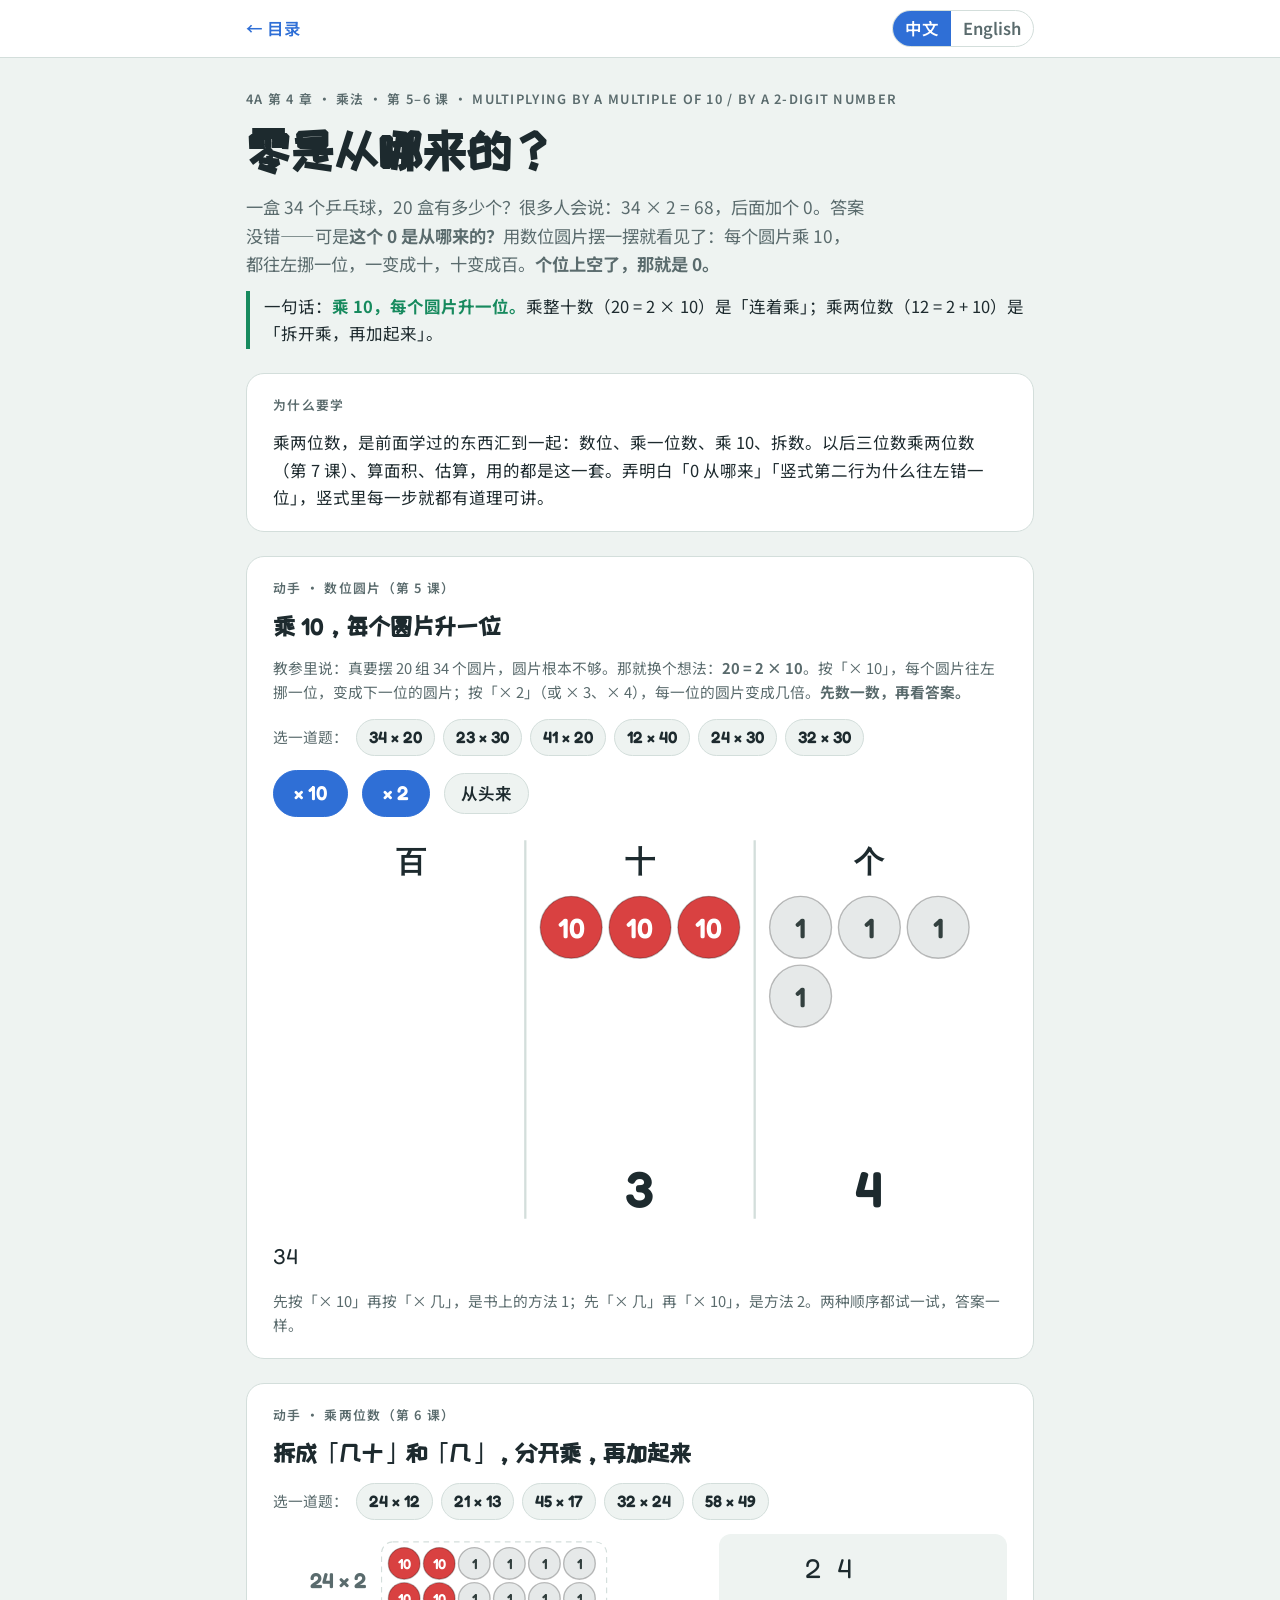
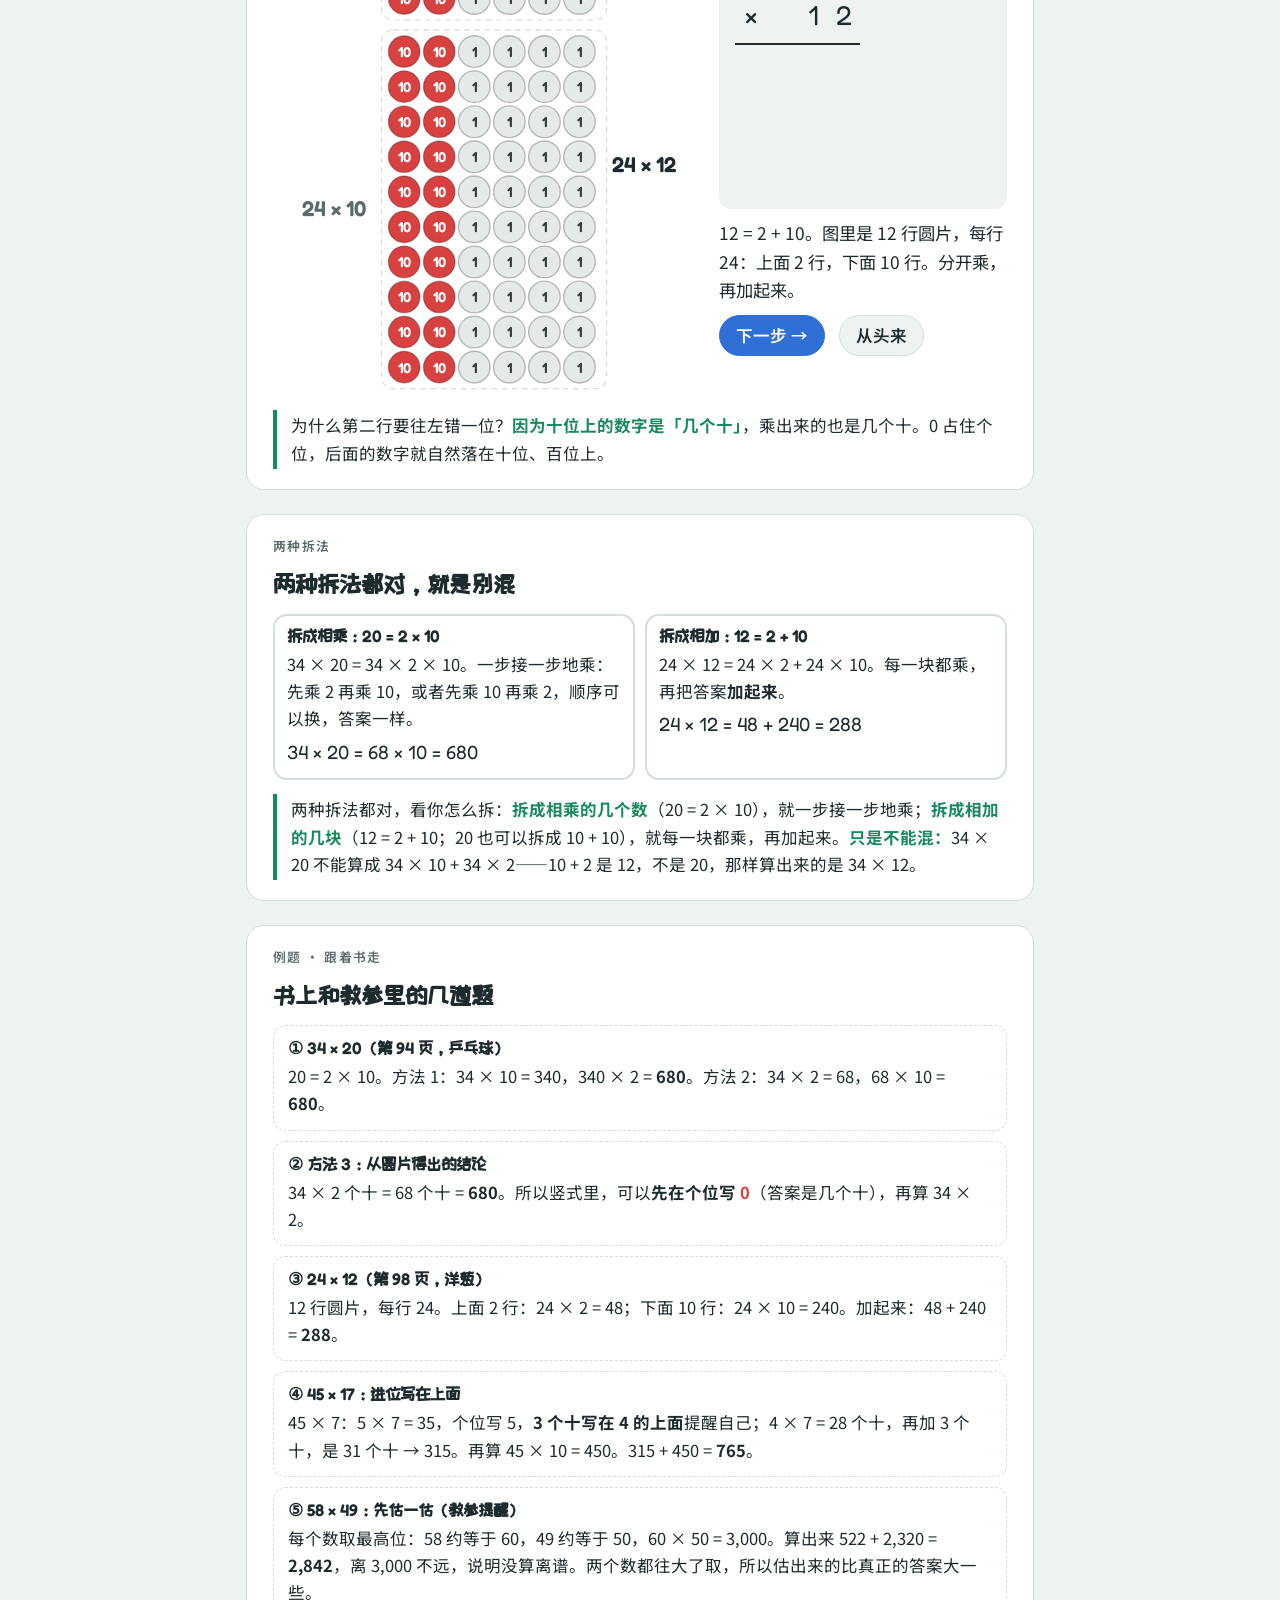
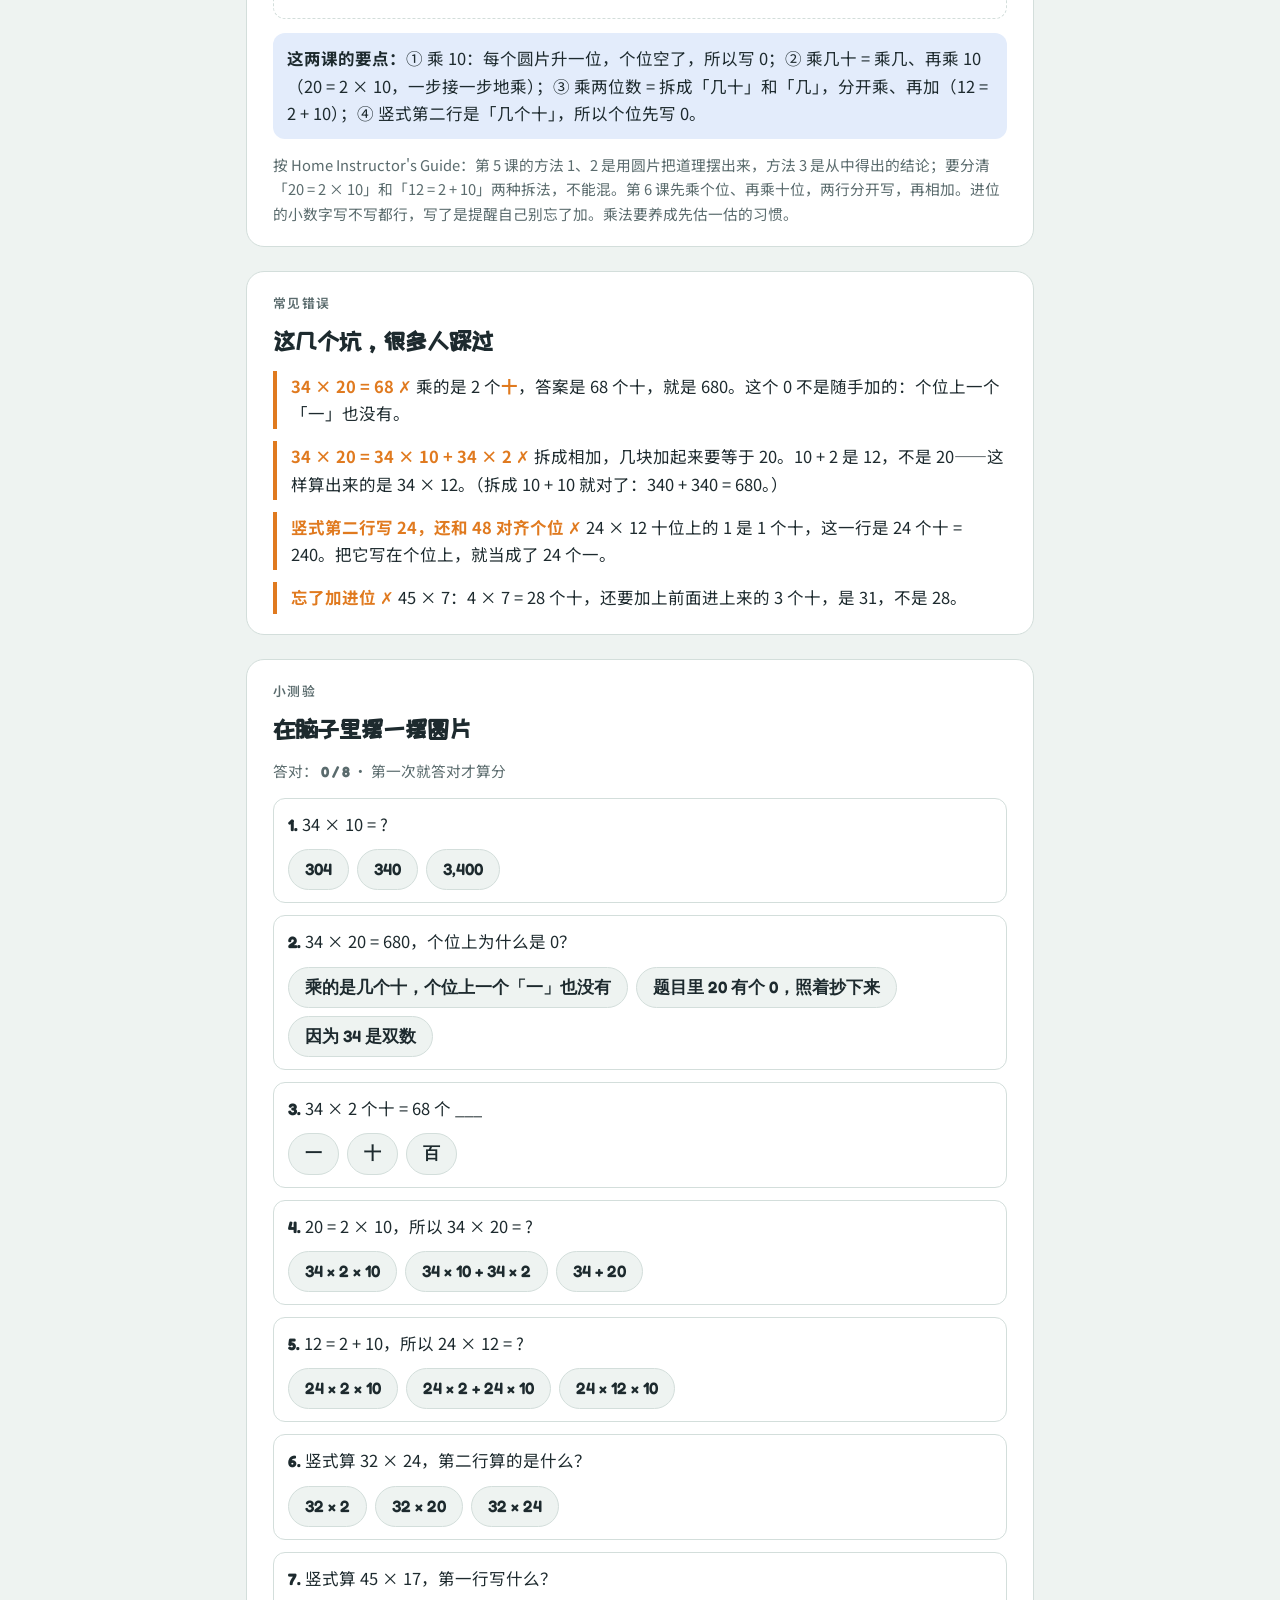
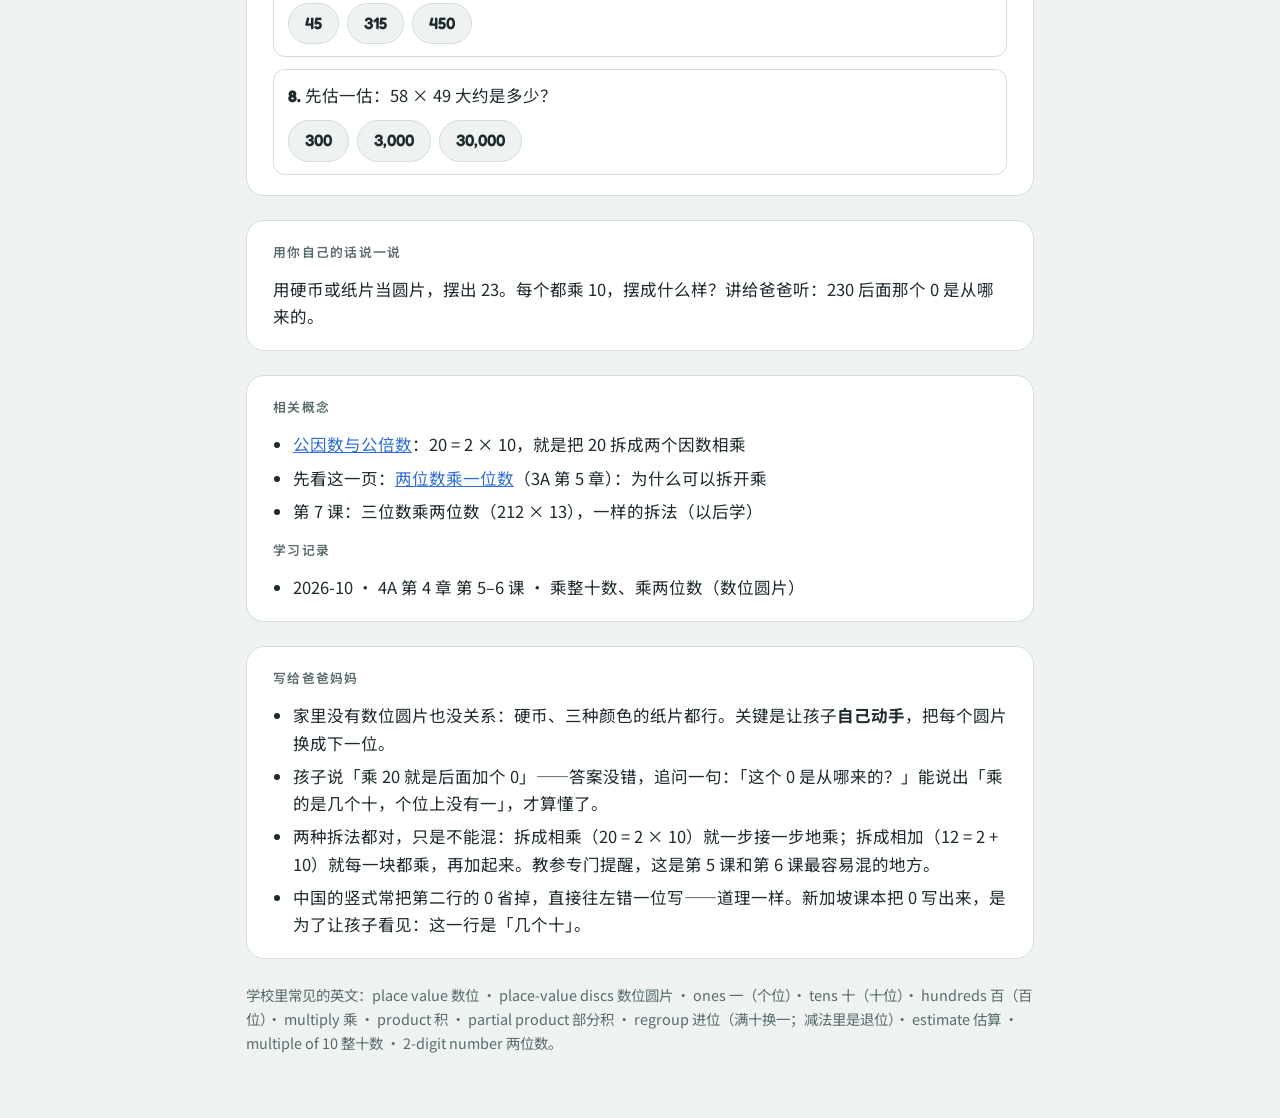
<file: math/concepts/multiply-2digit.zh.html>
<!doctype html>
<html lang="zh">
<head>
<meta charset="utf-8">
<meta name="viewport" content="width=device-width, initial-scale=1, viewport-fit=cover">
<title>乘整十数与乘两位数</title>
<link rel="preconnect" href="https://fonts.googleapis.com">
<link rel="preconnect" href="https://fonts.gstatic.com" crossorigin>
<link rel="stylesheet" href="https://fonts.googleapis.com/css2?family=Fredoka:wght@500;600&family=ZCOOL+KuaiLe&family=Nunito:wght@400;600;700&family=Noto+Sans+SC:wght@400;600&display=swap">
<link rel="stylesheet" href="../../assets/site.css">
<style>
/* Place-value discs on screen: ×10 moves every disc up one place (that is where the 0 comes from); a 2-digit multiplier splits into tens + ones. */
:root{--red:#d6413a}
@media (prefers-color-scheme:dark){:root{--red:#ff6b5e}}
[hidden]{display:none!important}
.wrap{display:flex;flex-direction:column;gap:24px}
h1{font-size:clamp(2rem,7vw,3rem)}
h2{font-size:1.5rem}
p{margin:0}
.eyebrow{font-size:.8rem;letter-spacing:.1em;text-transform:uppercase;color:var(--muted);font-weight:600}
header{display:flex;flex-direction:column;gap:12px;padding-top:6px}
header .lead{font-size:1.08rem;color:var(--muted);max-width:62ch}
section{background:var(--paper);border:1px solid var(--line);border-radius:18px;padding:20px clamp(16px,4vw,26px);display:flex;flex-direction:column;gap:14px}
.why{border-left:4px solid var(--both);padding:2px 0 2px 14px}
.why b{color:var(--both)}
.red{color:var(--red)}
.num{font-family:"Fredoka",ui-rounded,system-ui,sans-serif;font-variant-numeric:tabular-nums}
.controls{display:flex;flex-wrap:wrap;gap:10px 14px;align-items:center}
button{font:inherit;font-weight:600;cursor:pointer;border-radius:999px;border:1px solid var(--line);background:var(--bg);color:var(--ink);padding:6px 16px}
button:hover{border-color:var(--a)}
button.on,button.primary{background:var(--a);color:var(--paper);border-color:var(--a)}
button:disabled{opacity:.4;cursor:default}
.op{font-family:"Fredoka",system-ui,sans-serif;font-size:1.25rem;padding:6px 20px}
.presets{display:flex;flex-wrap:wrap;gap:8px;align-items:center}
.presets button{padding:4px 12px;font-family:"Fredoka",system-ui,sans-serif}
svg{display:block;width:100%;height:auto}
svg text{font-family:"Fredoka",system-ui,sans-serif;fill:var(--muted);font-size:15px}
.disc{transition:transform .6s ease,opacity .6s ease;transform-box:fill-box;transform-origin:center}
.pop{animation:pop .45s ease-out both}
@keyframes pop{from{opacity:0;transform:scale(.2)}}
@media (prefers-reduced-motion:reduce){.disc{transition:none}.pop{animation:none}}
.chain{font-family:"Fredoka",system-ui,sans-serif;font-size:1.35rem;display:flex;flex-wrap:wrap;align-items:center;gap:4px 8px}
.chain .arr{font-size:.95rem;color:var(--a);display:inline-flex;flex-direction:column;align-items:center;line-height:1}
.chain .arr::after{content:"⟶";font-size:1.2rem}
.result{background:var(--soft-both);border-radius:12px;padding:14px;font-size:1.15rem;display:flex;flex-direction:column;gap:6px}
.ask{display:flex;flex-wrap:wrap;gap:8px 14px;align-items:center;background:var(--soft-a);border-radius:12px;padding:10px 14px;font-weight:600}
.regroup{display:flex;flex-wrap:wrap;gap:8px 14px;align-items:center;background:var(--soft-b);border-radius:12px;padding:10px 14px;font-weight:600}
.split{display:grid;grid-template-columns:minmax(0,3fr) minmax(0,2fr);gap:14px;align-items:start}
@media (max-width:640px){.split{grid-template-columns:1fr}}
.vf{display:grid;justify-content:start;align-items:center;font-family:"Fredoka",system-ui,sans-serif;font-size:clamp(1.3rem,6.5vw,1.7rem);row-gap:2px;background:var(--bg);border-radius:12px;padding:12px 16px}
.vf span{text-align:center;min-width:1.15em}
.vf .lbl{font-size:.8rem;color:var(--muted);text-align:left;padding-left:10px;white-space:nowrap}
.vf .ln{border-top:2px solid var(--ink);height:0;margin:3px 0}
.cap{font-size:1.08rem;min-height:3em}
.kinds{display:grid;grid-template-columns:repeat(2,1fr);gap:10px}
.kinds>div{border:2px solid var(--line);border-radius:14px;padding:10px 12px;display:flex;flex-direction:column;gap:4px;min-width:0}
.kinds h3{font-size:1.05rem}
@media (max-width:560px){.kinds{grid-template-columns:1fr}}
.steps{display:grid;gap:10px}
.step{border:1px dashed var(--line);border-radius:12px;padding:12px 14px}
.step h3{font-size:1.05rem;margin-bottom:4px}
.order{background:var(--soft-a);border-radius:12px;padding:12px 14px}
.err{border-left:4px solid var(--b);padding:2px 0 2px 14px}
.err b{color:var(--b)}
.quiz{display:flex;flex-direction:column;gap:12px}
.q{border:1px solid var(--line);border-radius:12px;padding:12px 14px;display:flex;flex-direction:column;gap:10px}
.q .btns{display:flex;gap:8px;flex-wrap:wrap}
.q .btns button{min-width:3em}
.fb{border-radius:10px;padding:8px 12px}
.q button.pickok{background:var(--both);color:var(--paper);border-color:var(--both)} .q button.pickno{background:var(--b);color:var(--paper);border-color:var(--b)}
.fb.ok{background:var(--soft-both)} .fb.no{background:var(--soft-b)}
.note{color:var(--muted);font-size:.92rem}
ul{margin:0;padding-left:1.2em;display:flex;flex-direction:column;gap:6px}
footer{color:var(--muted);font-size:.9rem}
</style>
</head>
<body>
<div class="topbar"><div class="in">
  <a id="back" href="../index.html?lang=zh"></a>
  <span class="pill"><a id="tozh" href="multiply-2digit.zh.html">中文</a><a id="toen" href="multiply-2digit.en.html">English</a></span>
</div></div>

<div class="wrap">
<header>
  <span class="eyebrow" data-t="eyebrow"></span>
  <h1 data-t="h1"></h1>
  <p class="lead" data-t="lead"></p>
  <p class="why" data-t="oneLine"></p>
</header>

<section>
  <span class="eyebrow" data-t="whyEye"></span>
  <p data-t="whyText"></p>
</section>

<section>
  <span class="eyebrow" data-t="aEye"></span>
  <h2 data-t="aH"></h2>
  <p class="note" data-t="aNote"></p>
  <div class="presets"><span class="note" data-t="pickOne"></span><span id="presetsA" style="display:contents"></span></div>
  <div class="controls">
    <button class="op primary" id="ten">× 10</button>
    <button class="op primary" id="mul"></button>
    <button id="resetA" data-t="restart"></button>
  </div>
  <svg id="pv" viewBox="0 0 640 344" role="img"></svg>
  <div class="chain" id="chainA"></div>
  <div class="regroup" id="regA"><span id="regQ"></span><button class="primary" id="regBtn" data-t="regBtn"></button></div>
  <div class="ask" id="askA"><span><span data-t="askA"></span> <span id="askMore" class="note"></span></span><button class="primary" id="revealA" data-t="reveal"></button></div>
  <div class="result" id="resA"></div>
  <p class="note" data-t="orderNote"></p>
</section>

<section>
  <span class="eyebrow" data-t="bEye"></span>
  <h2 data-t="bH"></h2>
  <div class="presets"><span class="note" data-t="pickOne"></span><span id="presetsB" style="display:contents"></span></div>
  <div class="split">
    <div><svg id="arr" viewBox="0 0 640 300" role="img" style="max-width:440px;margin:0 auto"></svg><p class="note" id="noPic"></p></div>
    <div style="display:flex;flex-direction:column;gap:10px">
      <div class="vf" id="vf"></div>
      <p class="cap" id="capB"></p>
      <div class="controls"><button class="primary" id="nextB" data-t="next"></button><button id="resetB" data-t="restart"></button></div>
      <div class="ask" id="askB"><span data-t="askB"></span><button class="primary" id="revealB" data-t="revealB"></button></div>
      <div class="result" id="resB"></div>
    </div>
  </div>
  <p class="why" data-t="bWhy"></p>
</section>

<section>
  <span class="eyebrow" data-t="kindEye"></span>
  <h2 data-t="kindH"></h2>
  <div class="kinds" id="kinds"></div>
  <p class="why" data-t="kindRule"></p>
</section>

<section>
  <span class="eyebrow" data-t="exEye"></span>
  <h2 data-t="exH"></h2>
  <div class="steps" id="steps"></div>
  <div class="order" data-t="order"></div>
  <p class="note" data-t="bookNote"></p>
</section>

<section>
  <span class="eyebrow" data-t="errEye"></span>
  <h2 data-t="errH"></h2>
  <div id="errs" style="display:flex;flex-direction:column;gap:12px"></div>
</section>

<section>
  <span class="eyebrow" data-t="quizEye"></span>
  <h2 data-t="quizH"></h2>
  <p class="note"><span data-t="score"></span> <b class="num" id="score">0 / 8</b> · <span data-t="scoreRule"></span></p>
  <div class="quiz" id="quiz"></div>
</section>

<section>
  <span class="eyebrow" data-t="sayEye"></span>
  <p data-t="say"></p>
</section>

<section>
  <span class="eyebrow" data-t="relEye"></span>
  <ul id="rel"></ul>
  <span class="eyebrow" data-t="logEye"></span>
  <ul id="log"></ul>
</section>

<section>
  <span class="eyebrow" data-t="parentEye"></span>
  <ul id="parent"></ul>
</section>

<footer data-t="foot"></footer>
</div>

<script>
const LANG = document.documentElement.lang === 'en' ? 'en' : 'zh';
const ID = 'multiply-2digit';
const fmt = n => n.toLocaleString('en-US');
const S = {
zh: {
  back: '← 目录',
  eyebrow: '4A 第 4 章 · 乘法 · 第 5–6 课 · Multiplying by a Multiple of 10 / by a 2-Digit Number',
  h1: '零是从哪来的？',
  lead: '一盒 34 个乒乓球，20 盒有多少个？很多人会说：34 × 2 = 68，后面加个 0。答案没错——可是<b>这个 0 是从哪来的？</b>用数位圆片摆一摆就看见了：每个圆片乘 10，都往左挪一位，一变成十，十变成百。<b>个位上空了，那就是 0。</b>',
  oneLine: '一句话：<b>乘 10，每个圆片升一位。</b>乘整十数（20 = 2 × 10）是「连着乘」；乘两位数（12 = 2 + 10）是「拆开乘，再加起来」。',
  whyEye: '为什么要学',
  whyText: '乘两位数，是前面学过的东西汇到一起：数位、乘一位数、乘 10、拆数。以后三位数乘两位数（第 7 课）、算面积、估算，用的都是这一套。弄明白「0 从哪来」「竖式第二行为什么往左错一位」，竖式里每一步就都有道理可讲。',
  aEye: '动手 · 数位圆片（第 5 课）',
  aH: '乘 10，每个圆片升一位',
  aNote: '教参里说：真要摆 20 组 34 个圆片，圆片根本不够。那就换个想法：<b>20 = 2 × 10</b>。按「× 10」，每个圆片往左挪一位，变成下一位的圆片；按「× 2」（或 × 3、× 4），每一位的圆片变成几倍。<b>先数一数，再看答案。</b>',
  pickOne: '选一道题：',
  places: ['百', '十', '个'],
  placeNames: ['百位', '十位', '个位'],
  restart: '从头来',
  regBtn: '10 个换 1 个',
  regQ: (p, n, q) => `${p}有 ${n} 个圆片，满 10 个了：拿 10 个，换成 1 个${q}的圆片。`,
  askA: '先数一数：现在一共是多少？',
  askMore: '看完答案，才能接着乘。',
  reveal: '我数好了，看答案',
  empty: '空了',
  zeroNote: '<b>零是从哪来的？</b>乘 10 以后，每个「一」都变成了「十」，个位上一个圆片也没有了——所以个位写 <b class="red">0</b>。',
  m3: (a, k) => `换个说法：${a} × ${k} 个十 = ${a * k} 个十 = <b>${fmt(a * k * 10)}</b>。所以竖式可以<b>先在个位写 <span class="red">0</span></b>，再算 ${a} × ${k}。`,
  orderNote: '先按「× 10」再按「× 几」，是书上的方法 1；先「× 几」再「× 10」，是方法 2。两种顺序都试一试，答案一样。',
  bEye: '动手 · 乘两位数（第 6 课）',
  bH: '拆成「几十」和「几」，分开乘，再加起来',
  next: '下一步 →',
  askB: '先自己把两行加一加，再看答案。',
  revealB: '我算好了，看答案',
  noPic: (b, t, o) => `${b} 行太多，画不下了。道理一样：${b} = ${o} + ${t * 10}，分开乘，再加起来——这时候就靠竖式记下来。`,
  capB: [
    B => `${B.b} = ${B.o} + ${B.t * 10}。${B.pic ? `图里是 ${B.b} 行圆片，每行 ${B.a}：上面 ${B.o} 行，下面 ${B.t * 10} 行。` : ''}分开乘，再加起来。`,
    B => `先乘个位上的 ${B.o}：${B.a} × ${B.o} = ${B.p1}，写在第一行。`,
    B => `再乘十位上的 ${B.t}——它是 <b>${B.t} 个十</b>。乘出来的是几个十，个位上没有「一」，所以<b>先在个位写 <span class="red">0</span></b>。`,
    B => `${B.a} × ${B.t} = ${B.a * B.t}，写在 0 的左边：${B.a} × ${B.t * 10} = ${B.p2}。`,
    B => '最后，把两行加起来。'
  ],
  eqB: B => `${B.a} × ${B.b} = ${B.a} × ${B.o} + ${B.a} × ${B.t * 10} = ${fmt(B.p1)} + ${fmt(B.p2)} = <b>${fmt(B.a * B.b)}</b>`,
  bWhy: '为什么第二行要往左错一位？<b>因为十位上的数字是「几个十」</b>，乘出来的也是几个十。0 占住个位，后面的数字就自然落在十位、百位上。',
  kindEye: '两种拆法',
  kindH: '两种拆法都对，就是别混',
  kinds: [
    ['拆成相乘：20 = 2 × 10', '34 × 20 = 34 × 2 × 10。一步接一步地乘：先乘 2 再乘 10，或者先乘 10 再乘 2，顺序可以换，答案一样。', '34 × 20 = 68 × 10 = 680'],
    ['拆成相加：12 = 2 + 10', '24 × 12 = 24 × 2 + 24 × 10。每一块都乘，再把答案<b>加起来</b>。', '24 × 12 = 48 + 240 = 288']
  ],
  kindRule: '两种拆法都对，看你怎么拆：<b>拆成相乘的几个数</b>（20 = 2 × 10），就一步接一步地乘；<b>拆成相加的几块</b>（12 = 2 + 10；20 也可以拆成 10 + 10），就每一块都乘，再加起来。<b>只是不能混：</b>34 × 20 不能算成 34 × 10 + 34 × 2——10 + 2 是 12，不是 20，那样算出来的是 34 × 12。',
  exEye: '例题 · 跟着书走',
  exH: '书上和教参里的几道题',
  steps: [
    ['① 34 × 20（第 94 页，乒乓球）', '20 = 2 × 10。方法 1：34 × 10 = 340，340 × 2 = <b>680</b>。方法 2：34 × 2 = 68，68 × 10 = <b>680</b>。'],
    ['② 方法 3：从圆片得出的结论', '34 × 2 个十 = 68 个十 = <b>680</b>。所以竖式里，可以<b>先在个位写 <span class="red">0</span></b>（答案是几个十），再算 34 × 2。'],
    ['③ 24 × 12（第 98 页，洋葱）', '12 行圆片，每行 24。上面 2 行：24 × 2 = 48；下面 10 行：24 × 10 = 240。加起来：48 + 240 = <b>288</b>。'],
    ['④ 45 × 17：进位写在上面', '45 × 7：5 × 7 = 35，个位写 5，<b>3 个十写在 4 的上面</b>提醒自己；4 × 7 = 28 个十，再加 3 个十，是 31 个十 → 315。再算 45 × 10 = 450。315 + 450 = <b>765</b>。'],
    ['⑤ 58 × 49：先估一估（教参提醒）', '每个数取最高位：58 约等于 60，49 约等于 50，60 × 50 = 3,000。算出来 522 + 2,320 = <b>2,842</b>，离 3,000 不远，说明没算离谱。两个数都往大了取，所以估出来的比真正的答案大一些。']
  ],
  order: '<b>这两课的要点：</b>① 乘 10：每个圆片升一位，个位空了，所以写 0；② 乘几十 = 乘几、再乘 10（20 = 2 × 10，一步接一步地乘）；③ 乘两位数 = 拆成「几十」和「几」，分开乘、再加（12 = 2 + 10）；④ 竖式第二行是「几个十」，所以个位先写 0。',
  bookNote: '按 Home Instructor\'s Guide：第 5 课的方法 1、2 是用圆片把道理摆出来，方法 3 是从中得出的结论；要分清「20 = 2 × 10」和「12 = 2 + 10」两种拆法，不能混。第 6 课先乘个位、再乘十位，两行分开写，再相加。进位的小数字写不写都行，写了是提醒自己别忘了加。乘法要养成先估一估的习惯。',
  errEye: '常见错误',
  errH: '这几个坑，很多人踩过',
  errs: [
    '<b>34 × 20 = 68 ✗</b> 乘的是 2 个<b>十</b>，答案是 68 个十，就是 680。这个 0 不是随手加的：个位上一个「一」也没有。',
    '<b>34 × 20 = 34 × 10 + 34 × 2 ✗</b> 拆成相加，几块加起来要等于 20。10 + 2 是 12，不是 20——这样算出来的是 34 × 12。（拆成 10 + 10 就对了：340 + 340 = 680。）',
    '<b>竖式第二行写 24，还和 48 对齐个位 ✗</b> 24 × 12 十位上的 1 是 1 个十，这一行是 24 个十 = 240。把它写在个位上，就当成了 24 个一。',
    '<b>忘了加进位 ✗</b> 45 × 7：4 × 7 = 28 个十，还要加上前面进上来的 3 个十，是 31，不是 28。'
  ],
  quizEye: '小测验', quizH: '在脑子里摆一摆圆片', score: '答对：', scoreRule: '第一次就答对才算分',
  right: '对了！', again: '再想想：', hint: '每个圆片乘 10 会变成什么？这个数是「乘」出来的，还是「加」出来的？',
  sayEye: '用你自己的话说一说',
  say: '用硬币或纸片当圆片，摆出 23。每个都乘 10，摆成什么样？讲给爸爸听：230 后面那个 0 是从哪来的。',
  relEye: '相关概念',
  rel: ['<a href="factors-multiples.zh.html">公因数与公倍数</a>：20 = 2 × 10，就是把 20 拆成两个因数相乘', '先看这一页：<a href="multiply-1digit.zh.html">两位数乘一位数</a>（3A 第 5 章）：为什么可以拆开乘', '第 7 课：三位数乘两位数（212 × 13），一样的拆法（以后学）'],
  logEye: '学习记录',
  log: ['2026-10 · 4A 第 4 章 第 5–6 课 · 乘整十数、乘两位数（数位圆片）'],
  star: '小测验已得 ★',
  parentEye: '写给爸爸妈妈',
  parent: ['家里没有数位圆片也没关系：硬币、三种颜色的纸片都行。关键是让孩子<b>自己动手</b>，把每个圆片换成下一位。', '孩子说「乘 20 就是后面加个 0」——答案没错，追问一句：「这个 0 是从哪来的？」能说出「乘的是几个十，个位上没有一」，才算懂了。', '两种拆法都对，只是不能混：拆成相乘（20 = 2 × 10）就一步接一步地乘；拆成相加（12 = 2 + 10）就每一块都乘，再加起来。教参专门提醒，这是第 5 课和第 6 课最容易混的地方。', '中国的竖式常把第二行的 0 省掉，直接往左错一位写——道理一样。新加坡课本把 0 写出来，是为了让孩子看见：这一行是「几个十」。'],
  foot: '学校里常见的英文：place value 数位 · place-value discs 数位圆片 · ones 一（个位）· tens 十（十位）· hundreds 百（百位）· multiply 乘 · product 积 · partial product 部分积 · regroup 进位（满十换一；减法里是退位）· estimate 估算 · multiple of 10 整十数 · 2-digit number 两位数。'
},
en: {
  back: '← Contents',
  eyebrow: '4A Chapter 4 · Multiplication · Lessons 5–6 · 乘整十数与乘两位数',
  h1: 'Where does the zero come from?',
  lead: 'A box holds 34 ping pong balls. How many are in 20 boxes? Many people say: 34 × 2 = 68, then stick a 0 on the end. The answer is right, but <b>where does that 0 come from?</b> Lay it out with place-value discs and you can see it: multiply each disc by 10 and it moves one place to the left. Ones become tens, tens become hundreds. <b>The ones place is left empty, and that is the 0.</b>',
  oneLine: 'In one line: <b>times 10, every disc moves up one place.</b> Multiplying by a multiple of 10 (20 = 2 × 10) means multiplying one step after another. Multiplying by a 2-digit number (12 = 2 + 10) means splitting, multiplying each part, then adding.',
  whyEye: 'Why learn this',
  whyText: 'Multiplying by a 2-digit number brings together everything before it: place value, multiplying by one digit, multiplying by 10, and splitting numbers. Multiplying a 3-digit number by a 2-digit number (Lesson 7), area, and estimating all use the same ideas. Once you see where the 0 comes from, and why the second line of the algorithm shifts one place left, every step of the algorithm has a reason.',
  aEye: 'Hands-on · place-value discs (Lesson 5)',
  aH: 'Times 10: every disc moves up one place',
  aNote: 'The teacher\'s guide points out: to lay out 20 groups of 34 discs, you would never have enough discs. So think differently: <b>20 = 2 × 10</b>. Press "× 10" and every disc moves one place left, becoming a disc of the next place. Press "× 2" (or × 3, × 4) and the discs in each place multiply. <b>Count first, then check.</b>',
  pickOne: 'Pick one:',
  places: ['Hundreds', 'Tens', 'Ones'],
  placeNames: ['hundreds', 'tens', 'ones'],
  restart: 'Start over',
  regBtn: 'Trade 10 for 1',
  regQ: (p, n, q) => `${n} discs in the ${p} place: that is 10 or more, so trade 10 of them for 1 disc in the ${q} place.`,
  askA: 'Count first: what is the number now?',
  askMore: 'Check the answer before you multiply again.',
  reveal: 'I counted, show me',
  empty: 'empty',
  zeroNote: '<b>Where does the zero come from?</b> After × 10, every one has become a ten, so there are no discs left in the ones place. That is why we write <b class="red">0</b> in the ones place.',
  m3: (a, k) => `Another way to say it: ${a} × ${k} tens = ${a * k} tens = <b>${fmt(a * k * 10)}</b>. So in the algorithm we can <b>write <span class="red">0</span> in the ones place first</b>, then work out ${a} × ${k}.`,
  orderNote: 'Pressing "× 10" first and then "× 2" is Method 1 in the book; "× 2" first and then "× 10" is Method 2. Try both orders: the answer is the same.',
  bEye: 'Hands-on · multiplying by a 2-digit number (Lesson 6)',
  bH: 'Split into tens and ones, multiply each, then add',
  next: 'Next step →',
  askB: 'Add the two lines yourself first, then check.',
  revealB: 'I added, show me',
  noPic: (b, t, o) => `${b} rows are too many to draw. The idea is the same: ${b} = ${o} + ${t * 10}, multiply each part, then add. This is when the written algorithm keeps track for us.`,
  capB: [
    B => `${B.b} = ${B.o} + ${B.t * 10}. ${B.pic ? `The picture shows ${B.b} rows of discs, ${B.a} in each row: ${B.o} rows on top, ${B.t * 10} rows below. ` : ''}Multiply each part, then add.`,
    B => `First multiply by the ${B.o} in the ones place: ${B.a} × ${B.o} = ${B.p1}. Write it on the first line.`,
    B => `Next multiply by the ${B.t} in the tens place. It means <b>${B.t} ten${B.t > 1 ? 's' : ''}</b>. The product is a number of tens, with no ones, so <b>write <span class="red">0</span> in the ones place first</b>.`,
    B => `${B.a} × ${B.t} = ${B.a * B.t}. Write it to the left of the 0: ${B.a} × ${B.t * 10} = ${B.p2}.`,
    B => 'Last, add the two lines.'
  ],
  eqB: B => `${B.a} × ${B.b} = ${B.a} × ${B.o} + ${B.a} × ${B.t * 10} = ${fmt(B.p1)} + ${fmt(B.p2)} = <b>${fmt(B.a * B.b)}</b>`,
  bWhy: 'Why does the second line shift one place left? <b>Because the digit in the tens place stands for tens</b>, so its product is tens too. The 0 holds the ones place, and the other digits land in the tens and hundreds places.',
  kindEye: 'Two ways to split',
  kindH: 'Both ways of splitting work; just don\'t mix them',
  kinds: [
    ['Split into factors: 20 = 2 × 10', '34 × 20 = 34 × 2 × 10. Multiply one step after another: by 2 then by 10, or by 10 then by 2. The order can change; the answer stays the same.', '34 × 20 = 68 × 10 = 680'],
    ['Split into parts: 12 = 2 + 10', '24 × 12 = 24 × 2 + 24 × 10. Multiply each part, then <b>add</b> the answers.', '24 × 12 = 48 + 240 = 288']
  ],
  kindRule: 'Both ways work; it depends on how you split. <b>Split into factors</b> (20 = 2 × 10): multiply one step after another. <b>Split into parts that add up</b> (12 = 2 + 10; 20 could also be 10 + 10): multiply each part, then add. <b>Just don\'t mix them:</b> 34 × 20 is not 34 × 10 + 34 × 2, because 10 + 2 is 12, not 20. That works out 34 × 12.',
  exEye: 'Examples · from the book',
  exH: 'From the book and the guide',
  steps: [
    ['① 34 × 20 (p. 94, ping pong balls)', '20 = 2 × 10. Method 1: 34 × 10 = 340, 340 × 2 = <b>680</b>. Method 2: 34 × 2 = 68, 68 × 10 = <b>680</b>.'],
    ['② Method 3: what the discs tell us', '34 × 2 tens = 68 tens = <b>680</b>. So in the algorithm we can <b>write <span class="red">0</span> in the ones place first</b> (the answer is tens), then work out 34 × 2.'],
    ['③ 24 × 12 (p. 98, onions)', '12 rows of discs, 24 in each. The top 2 rows: 24 × 2 = 48. The bottom 10 rows: 24 × 10 = 240. Together: 48 + 240 = <b>288</b>.'],
    ['④ 45 × 17: write the regrouped digit on top', '45 × 7: 5 × 7 = 35. Write 5 in the ones place and <b>write the 3 tens above the 4</b> as a reminder. 4 × 7 = 28 tens, plus 3 tens is 31 tens → 315. Then 45 × 10 = 450. 315 + 450 = <b>765</b>.'],
    ['⑤ 58 × 49: estimate first (from the guide)', 'Round each number to its highest place: 58 is about 60, 49 is about 50, and 60 × 50 = 3,000. The actual answer, 522 + 2,320 = <b>2,842</b>, is close to 3,000, so it makes sense. Both numbers were rounded up, so the estimate is a little more than the actual answer.']
  ],
  order: '<b>The big idea:</b> ① times 10: every disc moves up one place, the ones place is empty, so we write 0; ② times a multiple of 10 = times the digit, then times 10 (20 = 2 × 10, one step after another); ③ times a 2-digit number = split into tens and ones, multiply each, then add (12 = 2 + 10); ④ the second line of the algorithm is a number of tens, so write 0 in the ones place first.',
  bookNote: 'Following the Home Instructor\'s Guide: in Lesson 5, Methods 1 and 2 use discs to show why it works, and Method 3 is the conclusion drawn from them. Don\'t mix up "20 = 2 × 10" and "12 = 2 + 10". In Lesson 6, multiply by the ones first, then the tens, record each product on its own line, then add. Writing the regrouped digit is optional; it is a reminder to add it in. Get in the habit of estimating first.',
  errEye: 'Common mistakes',
  errH: 'Traps many people fall into',
  errs: [
    '<b>34 × 20 = 68 ✗</b> We multiplied by 2 <b>tens</b>, so the answer is 68 tens, which is 680. The 0 is not just tacked on: there are no ones at all.',
    '<b>34 × 20 = 34 × 10 + 34 × 2 ✗</b> When you split by adding, the parts must add up to 20. 10 + 2 is 12, not 20, so this works out 34 × 12. (Splitting into 10 + 10 is fine: 340 + 340 = 680.)',
    '<b>Writing 24 on the second line, lined up with the ones ✗</b> In 24 × 12, the 1 in the tens place is 1 ten, so this line is 24 tens = 240. Lined up with the ones, it would mean 24 ones.',
    '<b>Forgetting the regrouped digit ✗</b> 45 × 7: 4 × 7 = 28 tens, plus the 3 tens carried over, is 31, not 28.'
  ],
  quizEye: 'Quiz', quizH: 'Picture the discs in your head', score: 'Correct:', scoreRule: 'only your first try counts',
  right: 'Right! ', again: 'Think again: ', hint: 'What does each disc become when you multiply by 10? Is this number made by multiplying or by adding?',
  sayEye: 'Say it in your own words',
  say: 'Use coins or paper slips as discs and lay out 23. Multiply each one by 10. What does it look like now? Tell Dad where the 0 in 230 comes from.',
  relEye: 'Related concepts',
  rel: ['<a href="factors-multiples.en.html">Common factors and multiples</a>: 20 = 2 × 10 splits 20 into two factors', 'Multiplying by 10, 100, 1000, and by one digit: earlier lessons in this chapter (pages not made yet)', 'Lesson 7: 3-digit by 2-digit (212 × 13), same splitting (coming later)'],
  logEye: 'Learning log',
  log: ['2026-10 · 4A Chapter 4 Lessons 5–6 · Multiplying by multiples of 10 and by 2-digit numbers (place-value discs)'],
  star: 'Quiz star earned ★',
  parentEye: 'For parents',
  parent: ['No place-value discs at home? Coins or paper slips in three colors work fine. What matters is that your child <b>moves them by hand</b>, trading each disc for one in the next place.', 'If your child says "times 20 means add a 0", the answer is right. Ask one more question: "Where does that 0 come from?" When they can say "we multiplied tens, so there are no ones", they understand it.', 'Both splits work; just don\'t mix them. Split into factors (20 = 2 × 10): multiply one step after another. Split into parts (12 = 2 + 10): multiply each part, then add. The guide warns that this is where Lessons 5 and 6 are most easily confused.', 'Some countries leave out the 0 on the second line and just shift the digits one place left. The idea is the same; the Singapore books write the 0 so children can see that the line is a number of tens.'],
  foot: 'Words used at school: place value 数位 · place-value discs 数位圆片 · ones 个位 · tens 十位 · hundreds 百位 · multiply 乘 · product 积 · partial product 部分积 · regroup 进位 (in subtraction: 退位) · estimate 估算 · multiple of 10 整十数 · 2-digit number 两位数.'
}}[LANG];

const $ = s => document.querySelector(s);
const wait = ms => matchMedia('(prefers-reduced-motion: reduce)').matches ? 0 : ms;
document.querySelectorAll('[data-t]').forEach(e => e.innerHTML = S[e.dataset.t]);
$('#back').textContent = S.back;
$(LANG === 'zh' ? '#tozh' : '#toen').classList.add('on');
for (const a of ['#tozh', '#toen']) $(a).addEventListener('click', () => { try { localStorage.setItem('lang', a === '#tozh' ? 'zh' : 'en'); } catch (e) {} });

/* discs: colours as in the book (1 grey, 10 red, 100 orange) */
const DISC = { 1000: ['#3a9d5d', '#fff'], 100: ['#e8912b', '#fff'], 10: ['#d94141', '#fff'], 1: ['#e6e9e9', '#33403f'] };
function disc(x, y, r, v, cls, col) {
  const [f, t] = DISC[v];
  return `<g class="disc ${cls || ''}" data-c="${col}"><circle cx="${x}" cy="${y}" r="${r}" fill="${f}" stroke="rgba(0,0,0,.25)" stroke-width="1.2"/>` +
    `<text x="${x}" y="${y + r * 0.34}" text-anchor="middle" style="fill:${t};font-size:${v >= 100 ? r * 0.72 : r * 0.9}px;font-weight:600">${v}</text></g>`;
}

/* ---------- Part A: ×10 and ×k with a place-value chart ---------- */
const VAL = [100, 10, 1], CW = 200, CX0 = 20, PER = 3, SP = 60, R = 27, ONES = 2;
const PA = [[34, 2], [23, 3], [41, 2], [12, 4], [24, 3], [32, 3]];
const toCols = v => VAL.map(p => Math.floor(v / p) % 10);
const colsVal = c => c.reduce((s, n, i) => s + n * VAL[i], 0);
let A, busyA = false;
function needRegroup() { for (let i = ONES; i > 0; i--) if (A.cols[i] >= 10) return i; return -1; }
function startA(i) { const [a, k] = PA[i]; A = { i, a, k, cols: toCols(a), ten: false, mul: false, vals: [a], ops: [], shown: 0, born: null }; renderA(); }
$('#presetsA').innerHTML = PA.map((p, i) => `<button data-i="${i}">${p[0]} × ${p[1] * 10}</button>`).join('');
$('#presetsA').addEventListener('click', e => { const b = e.target.closest('button'); if (b && !busyA) startA(+b.dataset.i); });
$('#resetA').addEventListener('click', () => { if (!busyA) startA(A.i); });
$('#ten').addEventListener('click', () => {
  if (busyA || A.ten) return; busyA = true; renderA();
  requestAnimationFrame(() => requestAnimationFrame(() => document.querySelectorAll('#pv .disc').forEach(g => g.style.transform = `translateX(-${CW}px)`)));
  setTimeout(() => { A.cols = [...A.cols.slice(1), 0]; A.ten = true; A.ops.push('× 10'); A.vals.push(colsVal(A.cols)); busyA = false; renderA(); }, wait(800));
});
$('#mul').addEventListener('click', () => {
  if (busyA || A.mul) return;
  A.born = [...A.cols]; A.cols = A.cols.map(n => n * A.k); A.mul = true; A.ops.push('× ' + A.k); A.vals.push(colsVal(A.cols)); renderA();
});
$('#regBtn').addEventListener('click', () => {
  const i = needRegroup(); if (busyA || i < 0) return; busyA = true; renderA();
  requestAnimationFrame(() => requestAnimationFrame(() => [...document.querySelectorAll(`#pv .disc[data-c="${i}"]`)].slice(0, 10).forEach(g => { g.style.transform = `translateX(-${CW / 2}px) scale(.3)`; g.style.opacity = 0; })));
  setTimeout(() => { A.born = [...A.cols]; A.cols[i] -= 10; A.cols[i - 1] += 1; busyA = false; renderA(); }, wait(750));
});
$('#revealA').addEventListener('click', () => { A.shown = A.vals.length - 1; renderA(); });

function renderA() {
  const reg = needRegroup(), cur = A.shown === A.vals.length - 1 && reg < 0;
  const zero = A.ten && A.cols[ONES] === 0 && cur;
  let s = '';
  for (let i = 0; i <= ONES; i++) {
    const x = CX0 + i * CW;
    if (i) s += `<line x1="${x}" y1="8" x2="${x}" y2="338" stroke="var(--line)" stroke-width="2"/>`;
    s += `<text x="${x + CW / 2}" y="36" text-anchor="middle" style="font-size:26px;font-weight:600;fill:var(--ink)">${S.places[i]}</text>`;
    if (i === ONES && zero) s += `<rect x="${x + 10}" y="50" width="${CW - 20}" height="236" rx="14" fill="none" stroke="var(--red)" stroke-width="2.5" stroke-dasharray="8 6"/><text x="${x + CW / 2}" y="176" text-anchor="middle" style="fill:var(--red);font-size:28px">${S.empty}</text>`;
    const n = A.cols[i], per = n > 9 ? 4 : PER, sp = n > 9 ? 46 : SP, r = n > 9 ? 21 : R;
    const left = x + (CW - per * sp) / 2 + sp / 2;
    for (let j = 0; j < n; j++) {
      const isNew = A.born && j >= A.born[i];
      s += disc(left + (j % per) * sp, 84 + Math.floor(j / per) * sp, r, VAL[i], isNew ? 'pop' : '', i);
    }
  }
  /* digits under the chart, once the current number is revealed */
  if (cur) {
    const v = A.vals[A.vals.length - 1], first = VAL.findIndex(p => v >= p);
    for (let i = Math.max(first, 0); i <= ONES; i++) {
      const red = i === ONES && zero;
      s += `<text x="${CX0 + i * CW + CW / 2}" y="328" text-anchor="middle" style="font-size:44px;font-weight:600;fill:${red ? 'var(--red)' : 'var(--ink)'}">${A.cols[i]}</text>`;
    }
  }
  A.born = null;
  $('#pv').innerHTML = s; $('#pv').setAttribute('aria-label', A.vals.slice(0, A.shown + 1).join(' → '));

  let c = `<span>${A.a}</span>`;
  A.ops.forEach((op, j) => { c += `<span class="arr">${op}</span><span>${j + 1 <= A.shown ? fmt(A.vals[j + 1]) : '?'}</span>`; });
  $('#chainA').innerHTML = c;
  $('#mul').textContent = '× ' + A.k;
  const pend = A.shown < A.vals.length - 1;
  $('#ten').disabled = A.ten || busyA || reg >= 0 || pend; $('#mul').disabled = A.mul || busyA || reg >= 0 || pend;
  $('#regA').hidden = reg < 0 || busyA;
  if (reg >= 0) $('#regQ').textContent = S.regQ(S.placeNames[reg], A.cols[reg], S.placeNames[reg - 1]);
  $('#askA').hidden = !(A.shown < A.vals.length - 1 && reg < 0 && !busyA);
  $('#askMore').textContent = A.ten && A.mul ? '' : S.askMore;
  const done = A.ten && A.mul && cur;
  $('#resA').hidden = !(done || zero);
  if (done || zero) {
    const { a, k } = A, t = k * 10, tenFirst = A.ops[0] === '× 10';
    let r = '';
    if (zero) r += `<p>${S.zeroNote}</p>`;
    if (done) {
      r += `<p class="num" style="font-size:1.3rem">${a} × ${t} = ${tenFirst ? `${a} × 10 × ${k} = ${a * 10} × ${k}` : `${a} × ${k} × 10 = ${a * k} × 10`} = <b>${fmt(a * t)}</b></p>`;
      r += `<p>${S.m3(a, k)}</p>`;
    }
    $('#resA').innerHTML = r;
  }
}

/* ---------- Part B: a × b, b = tens + ones; rows of discs + the written algorithm ---------- */
const PB = [[24, 12], [21, 13], [45, 17], [32, 24], [58, 49]];
let B;
function startB(i) {
  const [a, b] = PB[i];
  B = { i, a, b, t: Math.floor(b / 10), o: b % 10, p1: a * (b % 10), p2: a * Math.floor(b / 10) * 10, step: 0, shown: false, pic: b < 20 };
  renderB();
}
$('#presetsB').innerHTML = PB.map((p, i) => `<button data-i="${i}">${p[0]} × ${p[1]}</button>`).join('');
$('#presetsB').addEventListener('click', e => { const b = e.target.closest('button'); if (b) startB(+b.dataset.i); });
$('#resetB').addEventListener('click', () => startB(B.i));
$('#nextB').addEventListener('click', () => { if (B.step < 4) { B.step++; renderB(); } });
$('#revealB').addEventListener('click', () => { B.shown = true; renderB(); });

function drawArray() {
  const ta = Math.floor(B.a / 10), oa = B.a % 10, r = 14, sp = 31, gap = 16, x0 = 104;
  const top = 12, yOf = row => top + row * sp + (row >= B.o ? gap : 0) + r;
  const H = yOf(B.b - 1) + r + 12, wRow = (ta + oa) * sp;
  const hiTop = B.step === 1 || B.step >= 4, hiBot = B.step === 2 || B.step === 3 || B.step >= 4;
  let s = '';
  const box = (r0, r1, on, fill) => `<rect x="${x0 - 8}" y="${yOf(r0) - r - 5}" width="${wRow + 16 - sp + 2 * r}" height="${yOf(r1) - yOf(r0) + 2 * r + 10}" rx="10" fill="${on ? fill : 'none'}" stroke="${on ? 'none' : 'var(--line)'}" stroke-dasharray="5 4"/>`;
  s += box(0, B.o - 1, hiTop, 'var(--soft-b)') + box(B.o, B.b - 1, hiBot, 'var(--soft-a)');
  for (let row = 0; row < B.b; row++) {
    for (let j = 0; j < ta + oa; j++) s += disc(x0 + j * sp + r - 2, yOf(row), r, j < ta ? 10 : 1, '', 0);
  }
  const lab = (r0, r1, txt, on, col) => `<text x="${x0 - 22}" y="${(yOf(r0) + yOf(r1)) / 2 + 6}" text-anchor="end" style="font-size:19px;font-weight:600;fill:${on ? col : 'var(--muted)'}">${txt}</text>`;
  s += lab(0, B.o - 1, `${B.a} × ${B.o}`, hiTop, 'var(--b)') + lab(B.o, B.b - 1, `${B.a} × 10`, hiBot, 'var(--a)');
  s += `<text x="${x0 + wRow + 10}" y="${(yOf(0) + yOf(B.b - 1)) / 2 + 6}" style="font-size:19px;font-weight:600;fill:var(--ink)">${B.a} × ${B.b}</text>`;
  return [`0 0 ${x0 + wRow + 92} ${H}`, s];
}
function renderB() {
  const { a, b, t, o, p1, p2, step } = B, sum = a * b;
  $('#arr').toggleAttribute('hidden', !B.pic); $('#noPic').hidden = B.pic;
  if (B.pic) { const [vb, s] = drawArray(); $('#arr').setAttribute('viewBox', vb); $('#arr').innerHTML = s; $('#arr').setAttribute('aria-label', `${b} rows of ${a}`); }
  else $('#noPic').textContent = S.noPic(b, t, o);

  /* the written algorithm, right-aligned in W columns plus a label column */
  const W = String(sum).length + 1;
  const row = (str, lbl, cls = []) => {
    const cells = Array(W).fill('&nbsp;'), cl = Array(W).fill('');
    [...str].reverse().forEach((ch, j) => { cells[W - 1 - j] = ch; cl[W - 1 - j] = cls[str.length - 1 - j] || ''; });
    return cells.map((ch, j) => `<span class="${cl[j]}">${ch}</span>`).join('') + `<span class="lbl">${lbl || ''}</span>`;
  };
  const line = `<div class="ln" style="grid-column:1 / span ${W}"></div><span></span>`;
  let h = row(String(a)) + row(String(b)).replace('<span class="">&nbsp;</span>', '<span>×</span>') + line;
  h += step >= 1 ? row(String(p1), `← ${a} × ${o}`) : row('');
  if (step >= 3) { const s2 = String(p2); h += row(s2, `← ${a} × ${t * 10}`, s2.split('').map((_, j) => j === s2.length - 1 ? 'red' : '')); }
  else if (step === 2) h += row('0', `← ${a} × ${t * 10}`, ['red']);
  else h += row('');
  h += step >= 4 ? line : `<div style="grid-column:1 / span ${W + 1};height:7px"></div>`;
  h += B.shown ? row(String(sum)) : row('');
  $('#vf').style.gridTemplateColumns = `repeat(${W}, auto) auto`;
  $('#vf').innerHTML = h;
  $('#vf').setAttribute('aria-label', `${a} × ${b}`);

  $('#capB').innerHTML = S.capB[step](B);
  $('#nextB').hidden = step >= 4;
  $('#askB').hidden = !(step >= 4 && !B.shown);
  $('#resB').hidden = !B.shown;
  if (B.shown) $('#resB').innerHTML = `<p class="num" style="font-size:1.2rem">${S.eqB(B)}</p>`;
}

/* ---------- text blocks ---------- */
$('#kinds').innerHTML = S.kinds.map(([h, t, ex]) => `<div><h3>${h}</h3><p>${t}</p><p class="num" style="font-size:1.2rem">${ex}</p></div>`).join('');
$('#steps').innerHTML = S.steps.map(([h, t]) => `<div class="step"><h3>${h}</h3><p>${t}</p></div>`).join('');
$('#errs').innerHTML = S.errs.map(t => `<p class="err">${t}</p>`).join('');
$('#rel').innerHTML = S.rel.map(t => `<li>${t}</li>`).join('');
$('#parent').innerHTML = S.parent.map(t => `<li>${t}</li>`).join('');
function renderLog() {
  let st = false; try { st = !!localStorage.getItem('star:' + ID); } catch (e) {}
  $('#log').innerHTML = S.log.map(t => `<li>${t}${st ? ' · <span class="star">' + S.star + '</span>' : ''}</li>`).join('');
}

/* quiz: k = index of the right choice */
const QZ = [
  { q: { zh: '34 × 10 = ?', en: '34 × 10 = ?' }, ch: ['304', '340', '3,400'], k: 1,
    hint: { zh: '每个圆片乘 10，会变成哪一位的圆片？', en: 'Times 10, which place does each disc move to?' },
    why: { zh: '每个圆片升一位：3 个十变成 3 个百，4 个一变成 4 个十，个位空了，写 0。', en: 'Every disc moves up a place: 3 tens become 3 hundreds, 4 ones become 4 tens, and the empty ones place gets a 0.' } },
  { q: { zh: '34 × 20 = 680，个位上为什么是 0？', en: '34 × 20 = 680. Why is there a 0 in the ones place?' }, ch: [{ zh: '乘的是几个十，个位上一个「一」也没有', en: 'We multiplied tens, so there are no ones' }, { zh: '题目里 20 有个 0，照着抄下来', en: 'There is a 0 in 20, so copy it down' }, { zh: '因为 34 是双数', en: 'Because 34 is even' }], k: 0,
    hint: { zh: '想想圆片：乘 10 以后，个位上还剩几个？', en: 'Think of the discs: after × 10, how many are left in the ones place?' },
    why: { zh: '每个「一」乘 10 都变成了「十」，个位空了，所以写 0。', en: 'Every one became a ten after × 10, so the ones place is empty: write 0.' } },
  { q: { zh: '34 × 2 个十 = 68 个 ___', en: '34 × 2 tens = 68 ___' }, ch: [{ zh: '一', en: 'ones' }, { zh: '十', en: 'tens' }, { zh: '百', en: 'hundreds' }], k: 1,
    hint: { zh: '乘的是 2 个什么？', en: '2 of what are we multiplying by?' },
    why: { zh: '乘的是几个十，答案就是几个十：68 个十 = 680。', en: 'Multiplying tens gives tens: 68 tens = 680.' } },
  { q: { zh: '20 = 2 × 10，所以 34 × 20 = ?', en: '20 = 2 × 10, so 34 × 20 = ?' }, ch: ['34 × 2 × 10', '34 × 10 + 34 × 2', '34 + 20'], k: 0,
    hint: { zh: '20 拆成的是 2 × 10——是相乘。', en: '20 was split into 2 × 10: factors.' },
    why: { zh: '拆成相乘，就一步接一步地乘。34 × 10 + 34 × 2 算的是 34 × 12，因为 10 + 2 = 12。', en: 'Split into factors, so multiply one step after another. 34 × 10 + 34 × 2 is 34 × 12, because 10 + 2 = 12.' } },
  { q: { zh: '12 = 2 + 10，所以 24 × 12 = ?', en: '12 = 2 + 10, so 24 × 12 = ?' }, ch: ['24 × 2 × 10', '24 × 2 + 24 × 10', '24 × 12 × 10'], k: 1,
    hint: { zh: '12 拆成的是 2 + 10——是相加。', en: '12 was split into 2 + 10: parts that add up.' },
    why: { zh: '拆成相加，就每一块都乘，再加起来：48 + 240 = 288。', en: 'Split into parts, so multiply each part, then add: 48 + 240 = 288.' } },
  { q: { zh: '竖式算 32 × 24，第二行算的是什么？', en: 'In the algorithm for 32 × 24, what does the second line work out?' }, ch: ['32 × 2', '32 × 20', '32 × 24'], k: 1,
    hint: { zh: '24 十位上的 2，代表多少？', en: 'What does the 2 in the tens place of 24 stand for?' },
    why: { zh: '十位上的 2 是 2 个十，第二行是 32 × 20 = 640，所以个位先写 0。', en: 'The 2 in the tens place is 2 tens, so the second line is 32 × 20 = 640, with 0 in the ones place first.' } },
  { q: { zh: '竖式算 45 × 17，第一行写什么？', en: 'In the algorithm for 45 × 17, what goes on the first line?' }, ch: ['45', '315', '450'], k: 1,
    hint: { zh: '第一行乘的是个位上的数。', en: 'The first line multiplies by the ones digit.' },
    why: { zh: '第一行是 45 × 7 = 315；第二行才是 45 × 10 = 450。', en: 'The first line is 45 × 7 = 315; the second line is 45 × 10 = 450.' } },
  { q: { zh: '先估一估：58 × 49 大约是多少？', en: 'Estimate first: about how much is 58 × 49?' }, ch: ['300', '3,000', '30,000'], k: 1,
    hint: { zh: '每个数取最高位：58 约等于几十？49 约等于几十？', en: 'Round each to its highest place: 58 is about how many tens? 49?' },
    why: { zh: '60 × 50 = 3,000。真正的答案是 2,842，两个数都往大了取，所以估的稍大一点。', en: '60 × 50 = 3,000. The actual answer is 2,842; both numbers were rounded up, so the estimate is a bit more.' } }
];
const T = c => typeof c === 'string' ? c : c[LANG];
const done = new Map();
$('#quiz').innerHTML = QZ.map((x, i) => `<div class="q" data-i="${i}"><p><b class="num">${i + 1}.</b> ${x.q[LANG]}</p><div class="btns">${x.ch.map((c, j) => `<button class="num" data-j="${j}">${T(c)}</button>`).join('')}</div><div class="fb" hidden></div></div>`).join('');
$('#score').textContent = `0 / ${QZ.length}`;
$('#quiz').addEventListener('click', e => {
  const b = e.target.closest('button[data-j]'); if (!b) return;
  const box = b.closest('.q'), i = +box.dataset.i, x = QZ[i], ok = +b.dataset.j === x.k;
  if (!done.has(i)) done.set(i, ok);
  box.querySelectorAll('button').forEach(o => o.classList.remove('pickok', 'pickno')); b.classList.add(ok ? 'pickok' : 'pickno');
  const fb = box.querySelector('.fb'); fb.hidden = false; fb.className = 'fb ' + (ok ? 'ok' : 'no');
  fb.innerHTML = ok ? `<b>${S.right}</b>${x.why[LANG]}` : `<b>${S.again}</b>${x.hint[LANG]}`;
  const right = [...done.values()].filter(Boolean).length;
  $('#score').textContent = `${right} / ${QZ.length}`;
  if (right >= QZ.length - 1) { try { localStorage.setItem('star:' + ID, '1'); } catch (e) {} renderLog(); }
});

startA(0);
startB(0);
renderLog();
</script>
</body>
</html>
</file>
<file: assets/site.css>
/* 吴朋边学边做 · shared look: workbook paper, blue/orange/green from the math pages */
:root{
  --bg:#eef3f1; --paper:#ffffff; --ink:#1d2a2e; --muted:#5a6b6d; --line:#d3dedb;
  --a:#2f6fd6; --b:#e07a1f; --both:#178a5e; --gold:#c98a12;
  --soft-a:#e3ecfb; --soft-b:#fcecdc; --soft-both:#dcf3e9;
  --display:"Fredoka","ZCOOL KuaiLe","PingFang SC",sans-serif;
  --body:"Noto Sans SC","Nunito","PingFang SC",system-ui,sans-serif;
}
@media (prefers-color-scheme: dark){:root{
  --bg:#111a1c; --paper:#192427; --ink:#e4eeec; --muted:#93a6a4; --line:#2b3b3e;
  --a:#78a6ff; --b:#ffa65c; --both:#45d29b; --gold:#f2c14e;
  --soft-a:#1d2b44; --soft-b:#3a2a1a; --soft-both:#173a2d; color-scheme:dark}}
*{box-sizing:border-box}
body{margin:0;background:var(--bg);color:var(--ink);font-family:var(--body);font-size:16.5px;line-height:1.65}
a{color:var(--a)}
.wrap{max-width:820px;margin:0 auto;padding:24px max(16px,env(safe-area-inset-left,0px)) 64px max(16px,env(safe-area-inset-right,0px))}
h1,h2,h3{font-family:var(--display);font-weight:600;line-height:1.25;margin:0;text-wrap:balance}
.topbar{position:sticky;top:0;z-index:5;background:var(--paper);border-bottom:1px solid var(--line)}
.topbar .in{max-width:820px;margin:0 auto;display:flex;gap:12px;align-items:center;justify-content:space-between;padding:10px max(16px,env(safe-area-inset-left,0px))}
.topbar a{text-decoration:none;font-weight:600}
.pill{display:inline-flex;gap:0;border:1px solid var(--line);border-radius:999px;overflow:hidden}
.pill a,.pill button{font:inherit;font-weight:600;padding:4px 12px;border:0;background:transparent;color:var(--muted);cursor:pointer;text-decoration:none}
.pill .on{background:var(--a);color:var(--paper)}
.card{background:var(--paper);border:1px solid var(--line);border-radius:16px;padding:18px}
.muted{color:var(--muted)}
.star{color:var(--gold)}
:focus-visible{outline:3px solid var(--b);outline-offset:2px}
</file>
